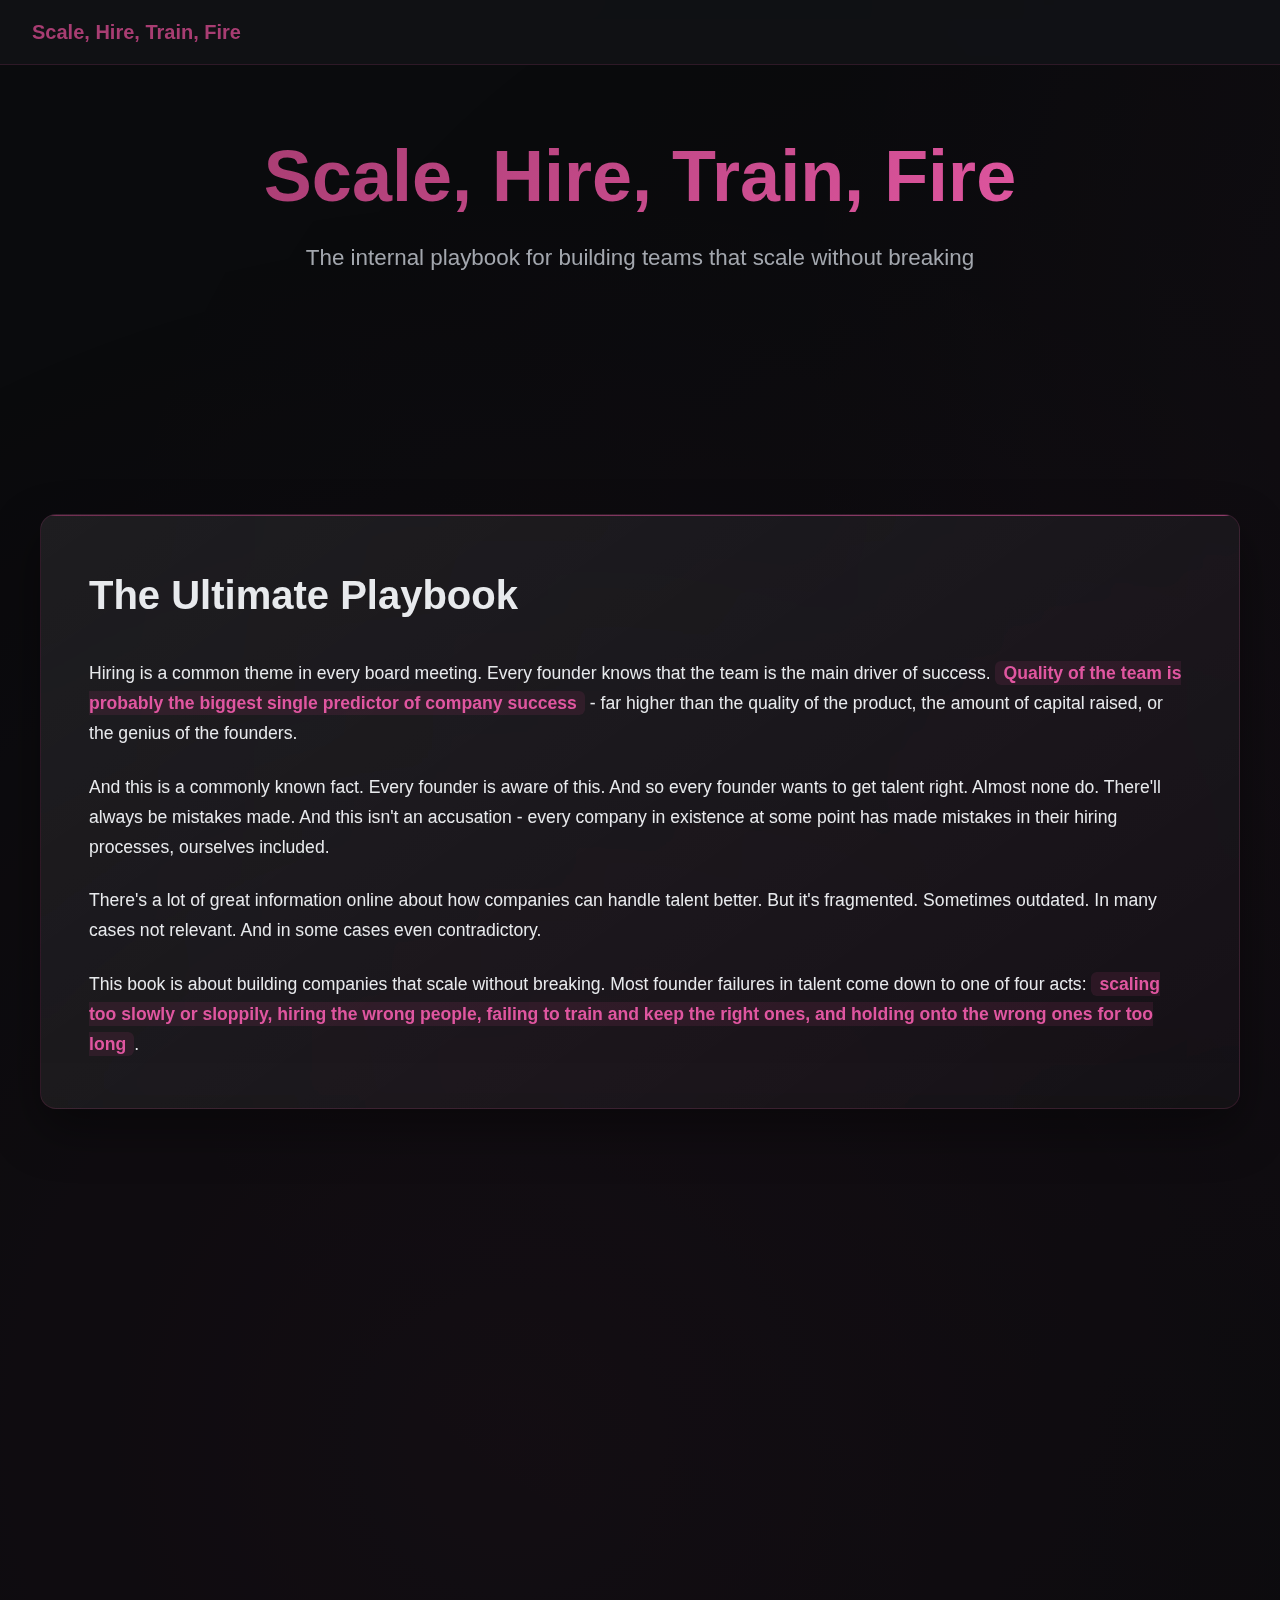
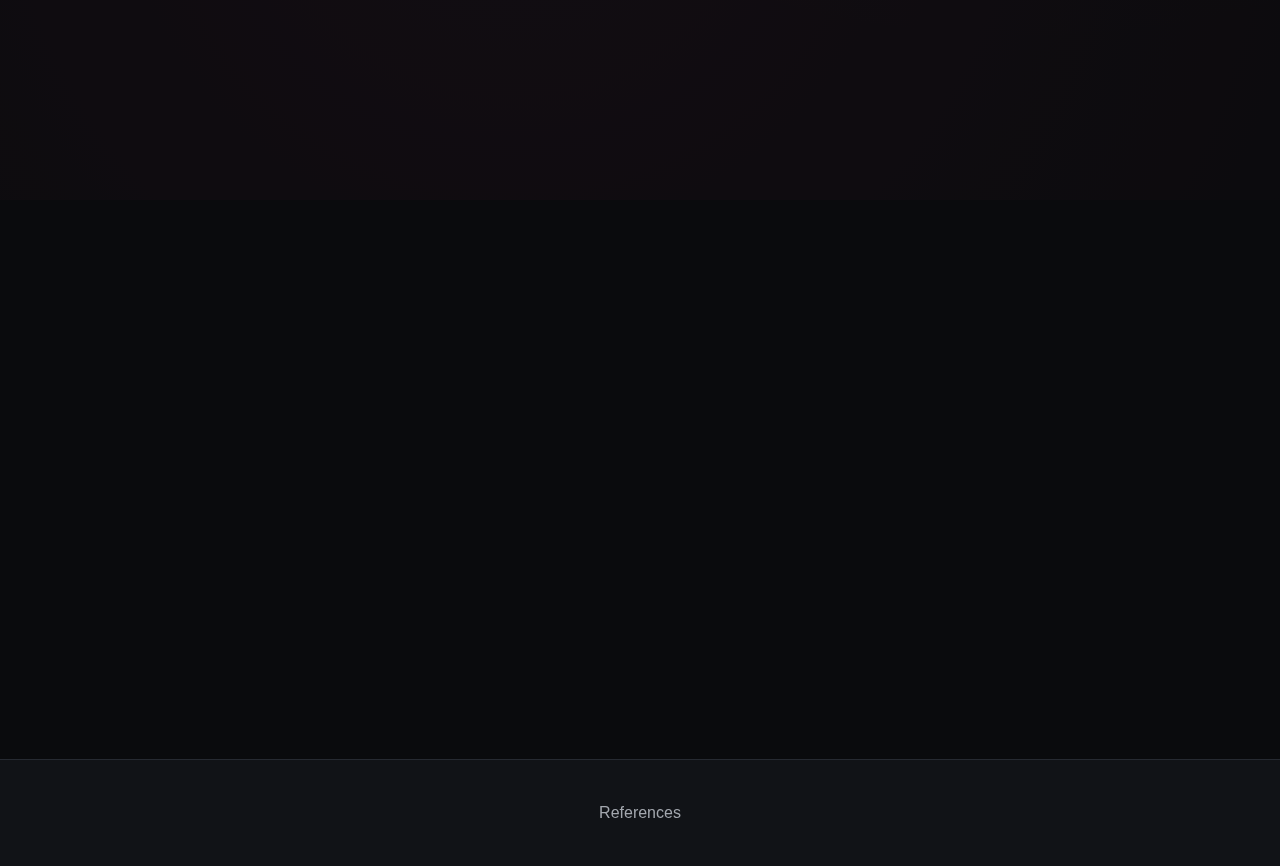
<file: index.html>
<!doctype html>
<html lang="en">
<head>
  <meta charset="utf-8">
  <meta name="viewport" content="width=device-width, initial-scale=1">
  <title>Scale, Hire, Train, Fire - The Ultimate Startup Playbook</title>
  <meta name="description" content="Build companies that scale without breaking. Master the four critical acts: Scale, Hire, Train, Fire.">
  <link rel="stylesheet" href="styles.css">
  <meta name="color-scheme" content="light dark">
</head>
<body>
  <div class="bg-animation"></div>
  
  <header class="site-header" id="header">
    <div class="site-brand">
      <a href="#" class="brand-title">Scale, Hire, Train, Fire</a>
    </div>
    <div class="site-tools">
    </div>
  </header>

  <section class="hero">
    <div class="hero-content">
      <h1>Scale, Hire, Train, Fire</h1>
      <p class="hero-subtitle">The internal playbook for building teams that scale without breaking</p>
    </div>
  </section>

  <section class="prologue">
    <div class="prologue-inner">
      <div class="prologue-content animate-on-scroll">
        <h2>The Ultimate Playbook</h2>
        <p>Hiring is a common theme in every board meeting. Every founder knows that the team is the main driver of success. <span class="highlight">Quality of the team is probably the biggest single predictor of company success</span> - far higher than the quality of the product, the amount of capital raised, or the genius of the founders.</p>
        
        <p>And this is a commonly known fact. Every founder is aware of this. And so every founder wants to get talent right. Almost none do. There'll always be mistakes made. And this isn't an accusation - every company in existence at some point has made mistakes in their hiring processes, ourselves included.</p>
        
        <p>There's a lot of great information online about how companies can handle talent better. But it's fragmented. Sometimes outdated. In many cases not relevant. And in some cases even contradictory.</p>
        
        <p>This book is about building companies that scale without breaking. Most founder failures in talent come down to one of four acts: <span class="highlight">scaling too slowly or sloppily, hiring the wrong people, failing to train and keep the right ones, and holding onto the wrong ones for too long</span>.</p>
      </div>
    </div>
  </section>

  <section class="content-grid" id="content">
    <div class="grid-inner">
      <h2 class="grid-title animate-on-scroll">The Five Pillars</h2>
      <p class="grid-subtitle animate-on-scroll">Four core capabilities plus founder self-awareness</p>
      
      <div class="cards-grid">
        <a class="feature-card card-scale animate-on-scroll" href="reader.html?section=scale">
          <div class="card-icon">📈</div>
          <h3 class="card-title">SCALE</h3>
          <p class="card-description">Build systems, leverage, and compounding throughput. Learn how to grow your team efficiently without losing quality or culture.</p>
        </a>

        <a class="feature-card card-hire animate-on-scroll" href="reader.html?section=hire">
          <div class="card-icon">🎯</div>
          <h3 class="card-title">HIRE</h3>
          <p class="card-description">Master pipelines, scorecards, trials, and raising the bar. Create a hiring machine that consistently delivers top talent.</p>
        </a>

        <a class="feature-card card-train animate-on-scroll" href="reader.html?section=train">
          <div class="card-icon">🚀</div>
          <h3 class="card-title">TRAIN</h3>
          <p class="card-description">Perfect onboarding, standards, feedback loops, and reps. Turn good hires into exceptional performers through systematic development.</p>
        </a>

        <a class="feature-card card-fire animate-on-scroll" href="reader.html?section=fire">
          <div class="card-icon">❌</div>
          <h3 class="card-title">FIRE</h3>
          <p class="card-description">Navigate hard calls, risk, recovery, and integrity. Make difficult decisions with confidence and maintain team trust.</p>
        </a>

        <a class="feature-card card-reflect animate-on-scroll" href="reader.html?section=reflect">
          <div class="card-icon">🪞</div>
          <h3 class="card-title">REFLECT</h3>
          <p class="card-description">Self-assessment and founder awareness. Identify your own limitations and blind spots that could impact your team's success.</p>
        </a>
      </div>
    </div>
  </section>

  <footer class="site-footer">
    <div class="footer-content">
      <div class="footer-section">
        <div class="footer-links">
          <a href="reader.html?section=references">References</a>
        </div>
      </div>
    </div>
  </footer>

  <script>
    // Theme is now fixed to dark mode - remove theme toggle functionality

    // Header scroll effect
    window.addEventListener('scroll', () => {
      const header = document.getElementById('header');
      if (window.scrollY > 50) {
        header.classList.add('scrolled');
      } else {
        header.classList.remove('scrolled');
      }
    });

    // Scroll animations
    const observerOptions = {
      threshold: 0.1,
      rootMargin: '0px 0px -50px 0px'
    };

    const observer = new IntersectionObserver((entries) => {
      entries.forEach(entry => {
        if (entry.isIntersecting) {
          entry.target.classList.add('visible');
        }
      });
    }, observerOptions);

    // Observe all animated elements
    document.querySelectorAll('.animate-on-scroll').forEach(el => {
      observer.observe(el);
    });

    // Smooth scrolling for anchor links
    document.querySelectorAll('a[href^="#"]').forEach(anchor => {
      anchor.addEventListener('click', function (e) {
        e.preventDefault();
        const target = document.querySelector(this.getAttribute('href'));
        if (target) {
          target.scrollIntoView({
            behavior: 'smooth',
            block: 'start'
          });
        }
      });
    });

    // Add stagger delay to grid items
    document.querySelectorAll('.cards-grid .feature-card').forEach((card, index) => {
      card.style.animationDelay = `${0.1 + (index * 0.1)}s`;
    });
  </script>
</body>
</html>
</file>
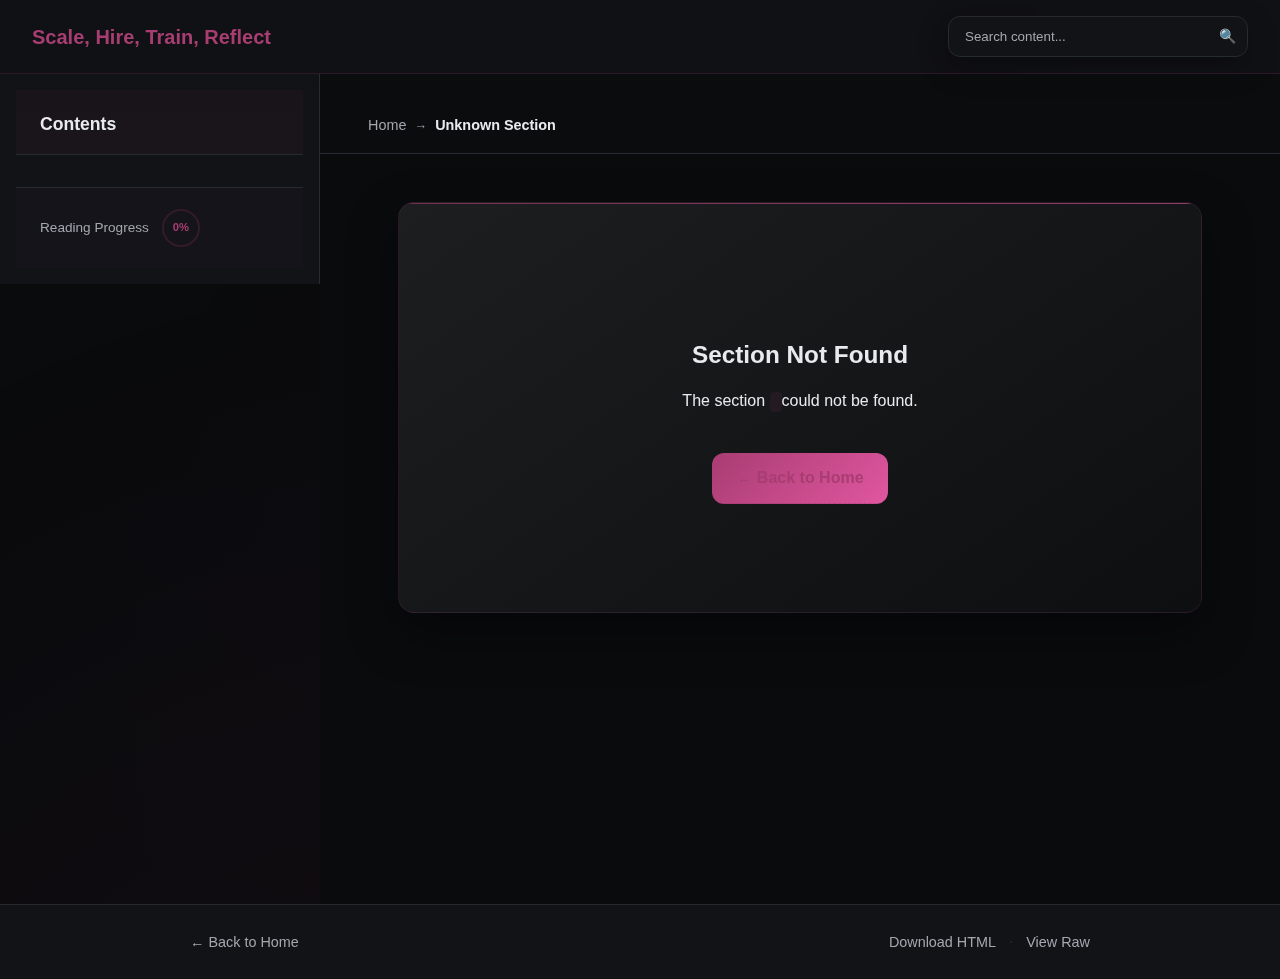
<file: reader.html>
<!doctype html>
<html lang="en">
<head>
  <meta charset="utf-8">
  <meta name="viewport" content="width=device-width, initial-scale=1">
  <title>Reader - Scale, Hire, Train, Fire</title>
  <meta name="description" content="Internal playbook reader for building teams that scale without breaking">
  <link rel="stylesheet" href="styles.css">
  <meta name="color-scheme" content="dark">
</head>
<body>
  <div class="bg-animation"></div>
  
  <header class="site-header" id="header">
    <div class="site-brand">
      <a href="index.html" class="brand-title" id="brandTitle">Scale, Hire, Train, Fire</a>
    </div>
    <div class="site-tools">
      <div class="search-container">
        <input id="docSearch" type="search" placeholder="Search content..." aria-label="Search">
        <span class="search-icon">🔍</span>
      </div>
    </div>
  </header>

  <div class="reader-layout">
    <aside class="sidebar" id="sidebar">
      <div class="sidebar-header">
        <h3 class="sidebar-title">Contents</h3>
        <button class="sidebar-toggle" id="sidebarToggle" aria-label="Toggle sidebar">
          <span class="hamburger"></span>
        </button>
      </div>
      <nav id="toc" aria-label="Table of contents" class="toc-nav"></nav>
      <div class="sidebar-footer">
        <div class="reading-progress">
          <span class="progress-label">Reading Progress</span>
          <div class="progress-circle">
            <svg width="40" height="40" viewBox="0 0 40 40">
              <circle cx="20" cy="20" r="18" stroke="rgba(168, 61, 114, 0.2)" stroke-width="2" fill="none"/>
              <circle id="progressCircle" cx="20" cy="20" r="18" stroke="var(--accent)" stroke-width="2" fill="none" 
                      stroke-dasharray="113" stroke-dashoffset="113" stroke-linecap="round"/>
            </svg>
            <span id="progressPercent">0%</span>
          </div>
        </div>
      </div>
    </aside>

    <main id="contentWrap" class="content-main" tabindex="-1">
      <div class="content-header">
        <div id="progressBar" class="progress-bar"></div>
        <div class="breadcrumb" id="breadcrumb">
          <a href="index.html" class="breadcrumb-link">Home</a>
          <span class="breadcrumb-separator">→</span>
          <span class="breadcrumb-current" id="currentSection">Loading...</span>
        </div>
      </div>
      
      <div class="doc-container">
        <article id="doc" class="doc-content">
          <div class="loading-state">
            <div class="loading-spinner"></div>
            <p>Loading content...</p>
          </div>
        </article>
        
        <nav class="doc-navigation" id="docNavigation" style="display: none;">
          <a href="#" class="nav-link nav-prev" id="navPrev">
            <span class="nav-arrow">←</span>
            <div class="nav-content">
              <span class="nav-label">Previous</span>
              <span class="nav-title"></span>
            </div>
          </a>
          <a href="#" class="nav-link nav-next" id="navNext">
            <div class="nav-content">
              <span class="nav-label">Next</span>
              <span class="nav-title"></span>
            </div>
            <span class="nav-arrow">→</span>
          </a>
        </nav>
      </div>
    </main>
  </div>

  <footer class="reader-footer">
    <div class="footer-content">
      <div class="footer-left">
        <a href="index.html" class="footer-link">← Back to Home</a>
      </div>
      <div class="footer-right">
        <a id="downloadRaw" href="#" download class="footer-link">Download HTML</a>
        <span class="footer-separator">·</span>
        <a id="viewRaw" href="#" target="_blank" rel="noopener" class="footer-link">View Raw</a>
      </div>
    </div>
  </footer>

  <script src="reader.js" defer></script>
</body>
</html>
</file>
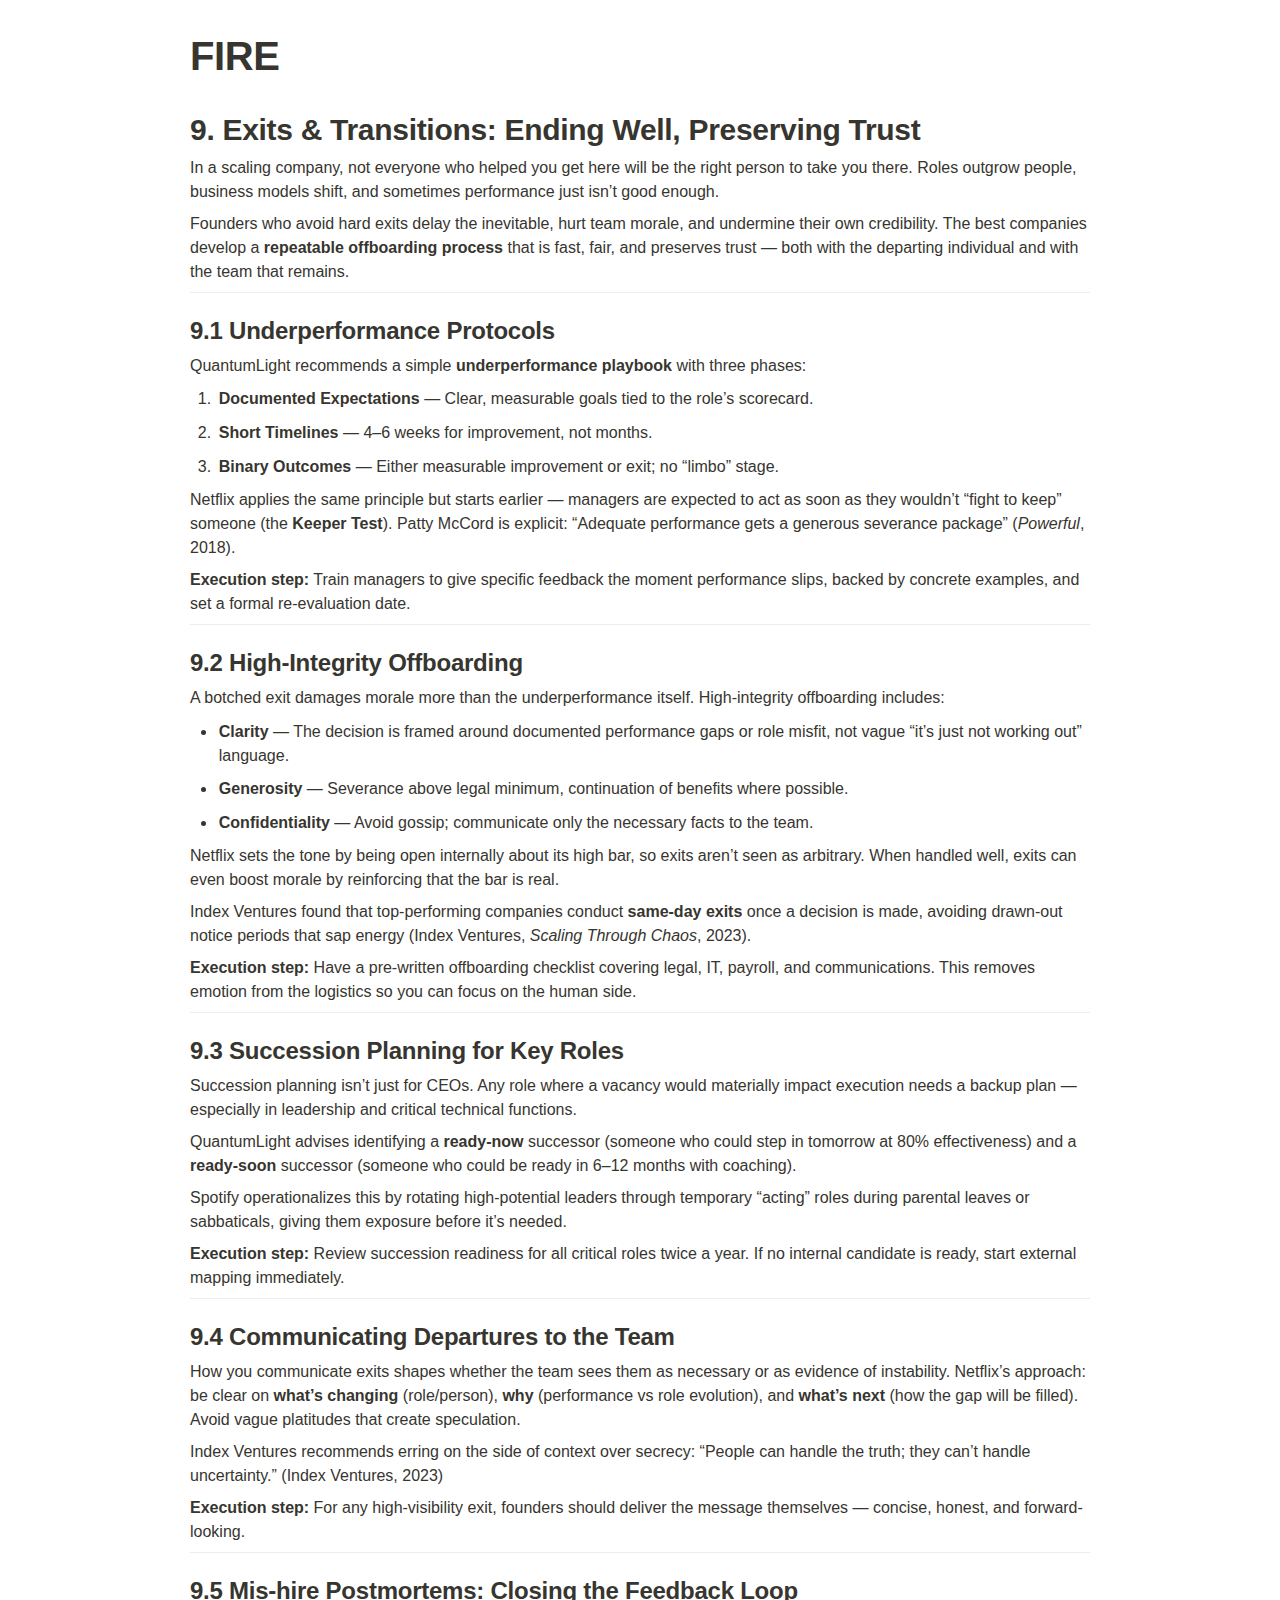
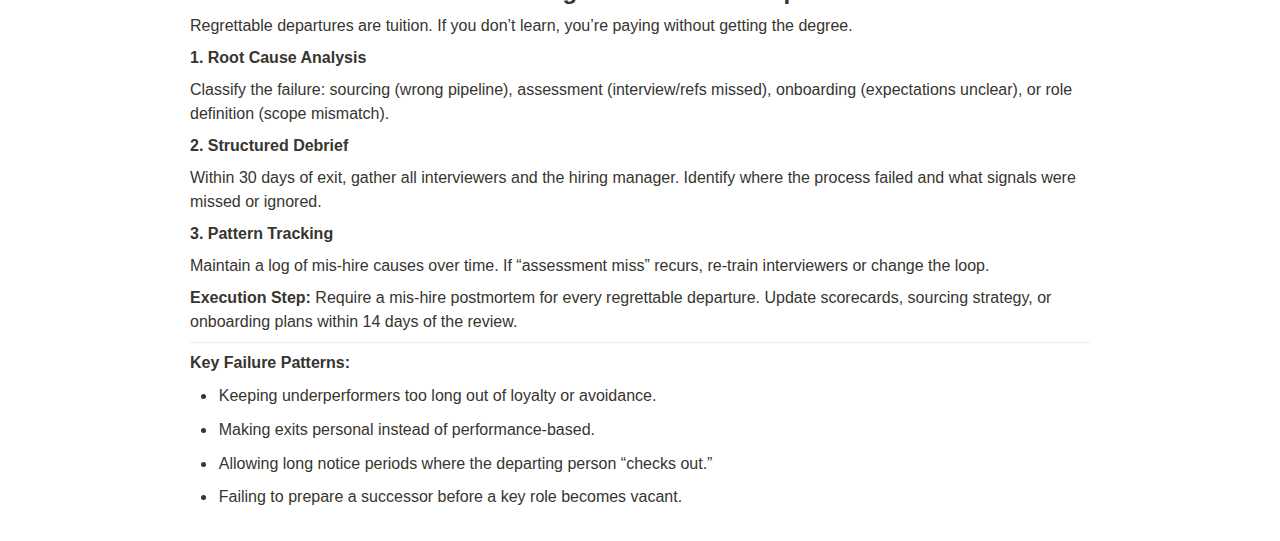
<file: exports/FIRE 25059c70168c80aeae99e33ecdf3a294.html>
<html><head><meta http-equiv="Content-Type" content="text/html; charset=utf-8"/><title>FIRE</title><style>
/* cspell:disable-file */
/* webkit printing magic: print all background colors */
html {
	-webkit-print-color-adjust: exact;
}
* {
	box-sizing: border-box;
	-webkit-print-color-adjust: exact;
}

html,
body {
	margin: 0;
	padding: 0;
}
@media only screen {
	body {
		margin: 2em auto;
		max-width: 900px;
		color: rgb(55, 53, 47);
	}
}

body {
	line-height: 1.5;
	white-space: pre-wrap;
}

a,
a.visited {
	color: inherit;
	text-decoration: underline;
}

.pdf-relative-link-path {
	font-size: 80%;
	color: #444;
}

h1,
h2,
h3 {
	letter-spacing: -0.01em;
	line-height: 1.2;
	font-weight: 600;
	margin-bottom: 0;
}

.page-title {
	font-size: 2.5rem;
	font-weight: 700;
	margin-top: 0;
	margin-bottom: 0.75em;
}

h1 {
	font-size: 1.875rem;
	margin-top: 1.875rem;
}

h2 {
	font-size: 1.5rem;
	margin-top: 1.5rem;
}

h3 {
	font-size: 1.25rem;
	margin-top: 1.25rem;
}

.source {
	border: 1px solid #ddd;
	border-radius: 3px;
	padding: 1.5em;
	word-break: break-all;
}

.callout {
	border-radius: 3px;
	padding: 1rem;
}

figure {
	margin: 1.25em 0;
	page-break-inside: avoid;
}

figcaption {
	opacity: 0.5;
	font-size: 85%;
	margin-top: 0.5em;
}

mark {
	background-color: transparent;
}

.indented {
	padding-left: 1.5em;
}

hr {
	background: transparent;
	display: block;
	width: 100%;
	height: 1px;
	visibility: visible;
	border: none;
	border-bottom: 1px solid rgba(55, 53, 47, 0.09);
}

img {
	max-width: 100%;
}

@media only print {
	img {
		max-height: 100vh;
		object-fit: contain;
	}
}

@page {
	margin: 1in;
}

.collection-content {
	font-size: 0.875rem;
}

.column-list {
	display: flex;
	justify-content: space-between;
}

.column {
	padding: 0 1em;
}

.column:first-child {
	padding-left: 0;
}

.column:last-child {
	padding-right: 0;
}

.table_of_contents-item {
	display: block;
	font-size: 0.875rem;
	line-height: 1.3;
	padding: 0.125rem;
}

.table_of_contents-indent-1 {
	margin-left: 1.5rem;
}

.table_of_contents-indent-2 {
	margin-left: 3rem;
}

.table_of_contents-indent-3 {
	margin-left: 4.5rem;
}

.table_of_contents-link {
	text-decoration: none;
	opacity: 0.7;
	border-bottom: 1px solid rgba(55, 53, 47, 0.18);
}

table,
th,
td {
	border: 1px solid rgba(55, 53, 47, 0.09);
	border-collapse: collapse;
}

table {
	border-left: none;
	border-right: none;
}

th,
td {
	font-weight: normal;
	padding: 0.25em 0.5em;
	line-height: 1.5;
	min-height: 1.5em;
	text-align: left;
}

th {
	color: rgba(55, 53, 47, 0.6);
}

ol,
ul {
	margin: 0;
	margin-block-start: 0.6em;
	margin-block-end: 0.6em;
}

li > ol:first-child,
li > ul:first-child {
	margin-block-start: 0.6em;
}

ul > li {
	list-style: disc;
}

ul.to-do-list {
	padding-inline-start: 0;
}

ul.to-do-list > li {
	list-style: none;
}

.to-do-children-checked {
	text-decoration: line-through;
	opacity: 0.375;
}

ul.toggle > li {
	list-style: none;
}

ul {
	padding-inline-start: 1.7em;
}

ul > li {
	padding-left: 0.1em;
}

ol {
	padding-inline-start: 1.6em;
}

ol > li {
	padding-left: 0.2em;
}

.mono ol {
	padding-inline-start: 2em;
}

.mono ol > li {
	text-indent: -0.4em;
}

.toggle {
	padding-inline-start: 0em;
	list-style-type: none;
}

/* Indent toggle children */
.toggle > li > details {
	padding-left: 1.7em;
}

.toggle > li > details > summary {
	margin-left: -1.1em;
}

.selected-value {
	display: inline-block;
	padding: 0 0.5em;
	background: rgba(206, 205, 202, 0.5);
	border-radius: 3px;
	margin-right: 0.5em;
	margin-top: 0.3em;
	margin-bottom: 0.3em;
	white-space: nowrap;
}

.collection-title {
	display: inline-block;
	margin-right: 1em;
}

.page-description {
	margin-bottom: 2em;
}

.simple-table {
	margin-top: 1em;
	font-size: 0.875rem;
	empty-cells: show;
}
.simple-table td {
	height: 29px;
	min-width: 120px;
}

.simple-table th {
	height: 29px;
	min-width: 120px;
}

.simple-table-header-color {
	background: rgb(247, 246, 243);
	color: black;
}
.simple-table-header {
	font-weight: 500;
}

time {
	opacity: 0.5;
}

.icon {
	display: inline-block;
	max-width: 1.2em;
	max-height: 1.2em;
	text-decoration: none;
	vertical-align: text-bottom;
	margin-right: 0.5em;
}

img.icon {
	border-radius: 3px;
}

.user-icon {
	width: 1.5em;
	height: 1.5em;
	border-radius: 100%;
	margin-right: 0.5rem;
}

.user-icon-inner {
	font-size: 0.8em;
}

.text-icon {
	border: 1px solid #000;
	text-align: center;
}

.page-cover-image {
	display: block;
	object-fit: cover;
	width: 100%;
	max-height: 30vh;
}

.page-header-icon {
	font-size: 3rem;
	margin-bottom: 1rem;
}

.page-header-icon-with-cover {
	margin-top: -0.72em;
	margin-left: 0.07em;
}

.page-header-icon img {
	border-radius: 3px;
}

.link-to-page {
	margin: 1em 0;
	padding: 0;
	border: none;
	font-weight: 500;
}

p > .user {
	opacity: 0.5;
}

td > .user,
td > time {
	white-space: nowrap;
}

input[type="checkbox"] {
	transform: scale(1.5);
	margin-right: 0.6em;
	vertical-align: middle;
}

p {
	margin-top: 0.5em;
	margin-bottom: 0.5em;
}

.image {
	border: none;
	margin: 1.5em 0;
	padding: 0;
	border-radius: 0;
	text-align: center;
}

.code,
code {
	background: rgba(135, 131, 120, 0.15);
	border-radius: 3px;
	padding: 0.2em 0.4em;
	border-radius: 3px;
	font-size: 85%;
	tab-size: 2;
}

code {
	color: #eb5757;
}

.code {
	padding: 1.5em 1em;
}

.code-wrap {
	white-space: pre-wrap;
	word-break: break-all;
}

.code > code {
	background: none;
	padding: 0;
	font-size: 100%;
	color: inherit;
}

blockquote {
	font-size: 1.25em;
	margin: 1em 0;
	padding-left: 1em;
	border-left: 3px solid rgb(55, 53, 47);
}

.bookmark {
	text-decoration: none;
	max-height: 8em;
	padding: 0;
	display: flex;
	width: 100%;
	align-items: stretch;
}

.bookmark-title {
	font-size: 0.85em;
	overflow: hidden;
	text-overflow: ellipsis;
	height: 1.75em;
	white-space: nowrap;
}

.bookmark-text {
	display: flex;
	flex-direction: column;
}

.bookmark-info {
	flex: 4 1 180px;
	padding: 12px 14px 14px;
	display: flex;
	flex-direction: column;
	justify-content: space-between;
}

.bookmark-image {
	width: 33%;
	flex: 1 1 180px;
	display: block;
	position: relative;
	object-fit: cover;
	border-radius: 1px;
}

.bookmark-description {
	color: rgba(55, 53, 47, 0.6);
	font-size: 0.75em;
	overflow: hidden;
	max-height: 4.5em;
	word-break: break-word;
}

.bookmark-href {
	font-size: 0.75em;
	margin-top: 0.25em;
}

.sans { font-family: ui-sans-serif, -apple-system, BlinkMacSystemFont, "Segoe UI Variable Display", "Segoe UI", Helvetica, "Apple Color Emoji", Arial, sans-serif, "Segoe UI Emoji", "Segoe UI Symbol"; }
.code { font-family: "SFMono-Regular", Menlo, Consolas, "PT Mono", "Liberation Mono", Courier, monospace; }
.serif { font-family: Lyon-Text, Georgia, ui-serif, serif; }
.mono { font-family: iawriter-mono, Nitti, Menlo, Courier, monospace; }
.pdf .sans { font-family: Inter, ui-sans-serif, -apple-system, BlinkMacSystemFont, "Segoe UI Variable Display", "Segoe UI", Helvetica, "Apple Color Emoji", Arial, sans-serif, "Segoe UI Emoji", "Segoe UI Symbol", 'Twemoji', 'Noto Color Emoji', 'Noto Sans CJK JP'; }
.pdf:lang(zh-CN) .sans { font-family: Inter, ui-sans-serif, -apple-system, BlinkMacSystemFont, "Segoe UI Variable Display", "Segoe UI", Helvetica, "Apple Color Emoji", Arial, sans-serif, "Segoe UI Emoji", "Segoe UI Symbol", 'Twemoji', 'Noto Color Emoji', 'Noto Sans CJK SC'; }
.pdf:lang(zh-TW) .sans { font-family: Inter, ui-sans-serif, -apple-system, BlinkMacSystemFont, "Segoe UI Variable Display", "Segoe UI", Helvetica, "Apple Color Emoji", Arial, sans-serif, "Segoe UI Emoji", "Segoe UI Symbol", 'Twemoji', 'Noto Color Emoji', 'Noto Sans CJK TC'; }
.pdf:lang(ko-KR) .sans { font-family: Inter, ui-sans-serif, -apple-system, BlinkMacSystemFont, "Segoe UI Variable Display", "Segoe UI", Helvetica, "Apple Color Emoji", Arial, sans-serif, "Segoe UI Emoji", "Segoe UI Symbol", 'Twemoji', 'Noto Color Emoji', 'Noto Sans CJK KR'; }
.pdf .code { font-family: Source Code Pro, "SFMono-Regular", Menlo, Consolas, "PT Mono", "Liberation Mono", Courier, monospace, 'Twemoji', 'Noto Color Emoji', 'Noto Sans Mono CJK JP'; }
.pdf:lang(zh-CN) .code { font-family: Source Code Pro, "SFMono-Regular", Menlo, Consolas, "PT Mono", "Liberation Mono", Courier, monospace, 'Twemoji', 'Noto Color Emoji', 'Noto Sans Mono CJK SC'; }
.pdf:lang(zh-TW) .code { font-family: Source Code Pro, "SFMono-Regular", Menlo, Consolas, "PT Mono", "Liberation Mono", Courier, monospace, 'Twemoji', 'Noto Color Emoji', 'Noto Sans Mono CJK TC'; }
.pdf:lang(ko-KR) .code { font-family: Source Code Pro, "SFMono-Regular", Menlo, Consolas, "PT Mono", "Liberation Mono", Courier, monospace, 'Twemoji', 'Noto Color Emoji', 'Noto Sans Mono CJK KR'; }
.pdf .serif { font-family: PT Serif, Lyon-Text, Georgia, ui-serif, serif, 'Twemoji', 'Noto Color Emoji', 'Noto Serif CJK JP'; }
.pdf:lang(zh-CN) .serif { font-family: PT Serif, Lyon-Text, Georgia, ui-serif, serif, 'Twemoji', 'Noto Color Emoji', 'Noto Serif CJK SC'; }
.pdf:lang(zh-TW) .serif { font-family: PT Serif, Lyon-Text, Georgia, ui-serif, serif, 'Twemoji', 'Noto Color Emoji', 'Noto Serif CJK TC'; }
.pdf:lang(ko-KR) .serif { font-family: PT Serif, Lyon-Text, Georgia, ui-serif, serif, 'Twemoji', 'Noto Color Emoji', 'Noto Serif CJK KR'; }
.pdf .mono { font-family: PT Mono, iawriter-mono, Nitti, Menlo, Courier, monospace, 'Twemoji', 'Noto Color Emoji', 'Noto Sans Mono CJK JP'; }
.pdf:lang(zh-CN) .mono { font-family: PT Mono, iawriter-mono, Nitti, Menlo, Courier, monospace, 'Twemoji', 'Noto Color Emoji', 'Noto Sans Mono CJK SC'; }
.pdf:lang(zh-TW) .mono { font-family: PT Mono, iawriter-mono, Nitti, Menlo, Courier, monospace, 'Twemoji', 'Noto Color Emoji', 'Noto Sans Mono CJK TC'; }
.pdf:lang(ko-KR) .mono { font-family: PT Mono, iawriter-mono, Nitti, Menlo, Courier, monospace, 'Twemoji', 'Noto Color Emoji', 'Noto Sans Mono CJK KR'; }
.highlight-default {
	color: rgba(50, 48, 44, 1);
}
.highlight-gray {
	color: rgba(115, 114, 110, 1);
	fill: rgba(115, 114, 110, 1);
}
.highlight-brown {
	color: rgba(159, 107, 83, 1);
	fill: rgba(159, 107, 83, 1);
}
.highlight-orange {
	color: rgba(217, 115, 13, 1);
	fill: rgba(217, 115, 13, 1);
}
.highlight-yellow {
	color: rgba(203, 145, 47, 1);
	fill: rgba(203, 145, 47, 1);
}
.highlight-teal {
	color: rgba(68, 131, 97, 1);
	fill: rgba(68, 131, 97, 1);
}
.highlight-blue {
	color: rgba(51, 126, 169, 1);
	fill: rgba(51, 126, 169, 1);
}
.highlight-purple {
	color: rgba(144, 101, 176, 1);
	fill: rgba(144, 101, 176, 1);
}
.highlight-pink {
	color: rgba(193, 76, 138, 1);
	fill: rgba(193, 76, 138, 1);
}
.highlight-red {
	color: rgba(205, 60, 58, 1);
	fill: rgba(205, 60, 58, 1);
}
.highlight-default_background {
	color: rgba(50, 48, 44, 1);
}
.highlight-gray_background {
	background: rgba(248, 248, 247, 1);
}
.highlight-brown_background {
	background: rgba(244, 238, 238, 1);
}
.highlight-orange_background {
	background: rgba(251, 236, 221, 1);
}
.highlight-yellow_background {
	background: rgba(251, 243, 219, 1);
}
.highlight-teal_background {
	background: rgba(237, 243, 236, 1);
}
.highlight-blue_background {
	background: rgba(231, 243, 248, 1);
}
.highlight-purple_background {
	background: rgba(248, 243, 252, 1);
}
.highlight-pink_background {
	background: rgba(252, 241, 246, 1);
}
.highlight-red_background {
	background: rgba(253, 235, 236, 1);
}
.block-color-default {
	color: inherit;
	fill: inherit;
}
.block-color-gray {
	color: rgba(115, 114, 110, 1);
	fill: rgba(115, 114, 110, 1);
}
.block-color-brown {
	color: rgba(159, 107, 83, 1);
	fill: rgba(159, 107, 83, 1);
}
.block-color-orange {
	color: rgba(217, 115, 13, 1);
	fill: rgba(217, 115, 13, 1);
}
.block-color-yellow {
	color: rgba(203, 145, 47, 1);
	fill: rgba(203, 145, 47, 1);
}
.block-color-teal {
	color: rgba(68, 131, 97, 1);
	fill: rgba(68, 131, 97, 1);
}
.block-color-blue {
	color: rgba(51, 126, 169, 1);
	fill: rgba(51, 126, 169, 1);
}
.block-color-purple {
	color: rgba(144, 101, 176, 1);
	fill: rgba(144, 101, 176, 1);
}
.block-color-pink {
	color: rgba(193, 76, 138, 1);
	fill: rgba(193, 76, 138, 1);
}
.block-color-red {
	color: rgba(205, 60, 58, 1);
	fill: rgba(205, 60, 58, 1);
}
.block-color-default_background {
	color: inherit;
	fill: inherit;
}
.block-color-gray_background {
	background: rgba(248, 248, 247, 1);
}
.block-color-brown_background {
	background: rgba(244, 238, 238, 1);
}
.block-color-orange_background {
	background: rgba(251, 236, 221, 1);
}
.block-color-yellow_background {
	background: rgba(251, 243, 219, 1);
}
.block-color-teal_background {
	background: rgba(237, 243, 236, 1);
}
.block-color-blue_background {
	background: rgba(231, 243, 248, 1);
}
.block-color-purple_background {
	background: rgba(248, 243, 252, 1);
}
.block-color-pink_background {
	background: rgba(252, 241, 246, 1);
}
.block-color-red_background {
	background: rgba(253, 235, 236, 1);
}
.select-value-color-default { background-color: rgba(84, 72, 49, 0.08); }
.select-value-color-gray { background-color: rgba(84, 72, 49, 0.15); }
.select-value-color-brown { background-color: rgba(210, 162, 141, 0.35); }
.select-value-color-orange { background-color: rgba(224, 124, 57, 0.27); }
.select-value-color-yellow { background-color: rgba(236, 191, 66, 0.39); }
.select-value-color-green { background-color: rgba(123, 183, 129, 0.27); }
.select-value-color-blue { background-color: rgba(93, 165, 206, 0.27); }
.select-value-color-purple { background-color: rgba(168, 129, 197, 0.27); }
.select-value-color-pink { background-color: rgba(225, 136, 179, 0.27); }
.select-value-color-red { background-color: rgba(244, 171, 159, 0.4); }

.checkbox {
	display: inline-flex;
	vertical-align: text-bottom;
	width: 16;
	height: 16;
	background-size: 16px;
	margin-left: 2px;
	margin-right: 5px;
}

.checkbox-on {
	background-image: url("data:image/svg+xml;charset=UTF-8,%3Csvg%20width%3D%2216%22%20height%3D%2216%22%20viewBox%3D%220%200%2016%2016%22%20fill%3D%22none%22%20xmlns%3D%22http%3A%2F%2Fwww.w3.org%2F2000%2Fsvg%22%3E%0A%3Crect%20width%3D%2216%22%20height%3D%2216%22%20fill%3D%22%2358A9D7%22%2F%3E%0A%3Cpath%20d%3D%22M6.71429%2012.2852L14%204.9995L12.7143%203.71436L6.71429%209.71378L3.28571%206.2831L2%207.57092L6.71429%2012.2852Z%22%20fill%3D%22white%22%2F%3E%0A%3C%2Fsvg%3E");
}

.checkbox-off {
	background-image: url("data:image/svg+xml;charset=UTF-8,%3Csvg%20width%3D%2216%22%20height%3D%2216%22%20viewBox%3D%220%200%2016%2016%22%20fill%3D%22none%22%20xmlns%3D%22http%3A%2F%2Fwww.w3.org%2F2000%2Fsvg%22%3E%0A%3Crect%20x%3D%220.75%22%20y%3D%220.75%22%20width%3D%2214.5%22%20height%3D%2214.5%22%20fill%3D%22white%22%20stroke%3D%22%2336352F%22%20stroke-width%3D%221.5%22%2F%3E%0A%3C%2Fsvg%3E");
}
	
</style></head><body><article id="25059c70-168c-80ae-ae99-e33ecdf3a294" class="page sans"><header><h1 class="page-title">FIRE</h1><p class="page-description"></p></header><div class="page-body"><h1 id="25059c70-168c-80c2-b539-c4d43aad1702" class=""><strong>9. Exits &amp; Transitions: Ending Well, Preserving Trust</strong></h1><p id="25059c70-168c-8058-96e6-e9fcb227ed40" class="">In a scaling company, not everyone who helped you get here will be the right person to take you there. Roles outgrow people, business models shift, and sometimes performance just isn’t good enough.</p><p id="25059c70-168c-8055-8356-f9934ad6fe2e" class="">Founders who avoid hard exits delay the inevitable, hurt team morale, and undermine their own credibility. The best companies develop a <strong>repeatable offboarding process</strong> that is fast, fair, and preserves trust — both with the departing individual and with the team that remains.</p><hr id="25059c70-168c-802d-98a1-f83e31b087fa"/><h2 id="25059c70-168c-8078-a40b-ce203e9670dc" class="">9.1 Underperformance Protocols</h2><p id="25059c70-168c-8052-99d1-d50f22750ee9" class="">QuantumLight recommends a simple <strong>underperformance playbook</strong> with three phases:</p><ol type="1" id="25059c70-168c-8099-96ce-f2f4d63bf05d" class="numbered-list" start="1"><li><strong>Documented Expectations</strong> — Clear, measurable goals tied to the role’s scorecard.</li></ol><ol type="1" id="25059c70-168c-8056-9dc2-c711a6af1891" class="numbered-list" start="2"><li><strong>Short Timelines</strong> — 4–6 weeks for improvement, not months.</li></ol><ol type="1" id="25059c70-168c-80be-affe-d677fc1d6208" class="numbered-list" start="3"><li><strong>Binary Outcomes</strong> — Either measurable improvement or exit; no “limbo” stage.</li></ol><p id="25059c70-168c-8088-8fe0-fbc7632d7e2e" class="">Netflix applies the same principle but starts earlier — managers are expected to act as soon as they wouldn’t “fight to keep” someone (the <strong>Keeper Test</strong>). Patty McCord is explicit: “Adequate performance gets a generous severance package” (<em>Powerful</em>, 2018).</p><p id="25059c70-168c-80f4-9fed-c1b2426d63f0" class=""><strong>Execution step:</strong> Train managers to give specific feedback the moment performance slips, backed by concrete examples, and set a formal re-evaluation date.</p><hr id="25059c70-168c-80b4-9d2c-d1ac67ca052a"/><h2 id="25059c70-168c-805f-81d0-e8cec643c519" class="">9.2 High-Integrity Offboarding</h2><p id="25059c70-168c-80b9-a6d5-d7e61cc0c10f" class="">A botched exit damages morale more than the underperformance itself. High-integrity offboarding includes:</p><ul id="25059c70-168c-80f2-9c65-ce18103bfe7b" class="bulleted-list"><li style="list-style-type:disc"><strong>Clarity</strong> — The decision is framed around documented performance gaps or role misfit, not vague “it’s just not working out” language.</li></ul><ul id="25059c70-168c-8094-bbed-c5441c5e683b" class="bulleted-list"><li style="list-style-type:disc"><strong>Generosity</strong> — Severance above legal minimum, continuation of benefits where possible.</li></ul><ul id="25059c70-168c-801a-8703-c8c4d2975a1a" class="bulleted-list"><li style="list-style-type:disc"><strong>Confidentiality</strong> — Avoid gossip; communicate only the necessary facts to the team.</li></ul><p id="25059c70-168c-80d7-a634-dff04eddbdeb" class="">Netflix sets the tone by being open internally about its high bar, so exits aren’t seen as arbitrary. When handled well, exits can even boost morale by reinforcing that the bar is real.</p><p id="25059c70-168c-80e9-adcf-c447772881e0" class="">Index Ventures found that top-performing companies conduct <strong>same-day exits</strong> once a decision is made, avoiding drawn-out notice periods that sap energy (Index Ventures, <em>Scaling Through Chaos</em>, 2023).</p><p id="25059c70-168c-8003-b2c1-dc7879f10a5a" class=""><strong>Execution step:</strong> Have a pre-written offboarding checklist covering legal, IT, payroll, and communications. This removes emotion from the logistics so you can focus on the human side.</p><hr id="25059c70-168c-8058-880f-f816fdc1570c"/><h2 id="25059c70-168c-801d-bf28-f26b35a0b4fe" class="">9.3 Succession Planning for Key Roles</h2><p id="25059c70-168c-808b-8777-deb9e334e6cf" class="">Succession planning isn’t just for CEOs. Any role where a vacancy would materially impact execution needs a backup plan — especially in leadership and critical technical functions.</p><p id="25059c70-168c-80a2-822b-f4321c294bd0" class="">QuantumLight advises identifying a <strong>ready-now</strong> successor (someone who could step in tomorrow at 80% effectiveness) and a <strong>ready-soon</strong> successor (someone who could be ready in 6–12 months with coaching).</p><p id="25059c70-168c-80ba-8ef7-d9cfab04dc92" class="">Spotify operationalizes this by rotating high-potential leaders through temporary “acting” roles during parental leaves or sabbaticals, giving them exposure before it’s needed.</p><p id="25059c70-168c-8017-83e0-edbd5060b4db" class=""><strong>Execution step:</strong> Review succession readiness for all critical roles twice a year. If no internal candidate is ready, start external mapping immediately.</p><hr id="25059c70-168c-8006-af28-cdc3ba4d9cb3"/><h2 id="25059c70-168c-8038-9002-f2e8414d5c10" class="">9.4 Communicating Departures to the Team</h2><p id="25059c70-168c-806b-8b9f-e79e6296924e" class="">How you communicate exits shapes whether the team sees them as necessary or as evidence of instability. Netflix’s approach: be clear on <strong>what’s changing</strong> (role/person), <strong>why</strong> (performance vs role evolution), and <strong>what’s next</strong> (how the gap will be filled). Avoid vague platitudes that create speculation.</p><p id="25059c70-168c-80ee-8598-cbf94c492052" class="">Index Ventures recommends erring on the side of context over secrecy: “People can handle the truth; they can’t handle uncertainty.” (Index Ventures, 2023)</p><p id="25059c70-168c-8072-8f14-dd3eadf6f61d" class=""><strong>Execution step:</strong> For any high-visibility exit, founders should deliver the message themselves — concise, honest, and forward-looking.</p><hr id="25059c70-168c-80dd-ba25-fbdb5dc85258"/><h2 id="25059c70-168c-80f4-84b4-ed87011c9b40" class=""><strong>9.5 Mis-hire Postmortems: Closing the Feedback Loop</strong></h2><p id="25059c70-168c-80e3-b275-c874a1e298da" class="">Regrettable departures are tuition. If you don’t learn, you’re paying without getting the degree.</p><p id="25059c70-168c-804e-89fe-d50119faf2c4" class=""><strong>1. Root Cause Analysis</strong></p><p id="25059c70-168c-803d-bb4b-e5e6a0e3abba" class="">Classify the failure: sourcing (wrong pipeline), assessment (interview/refs missed), onboarding (expectations unclear), or role definition (scope mismatch).</p><p id="25059c70-168c-800f-bf09-f8430ce421c8" class=""><strong>2. Structured Debrief</strong></p><p id="25059c70-168c-80c7-a3fa-f1e37ab08b9b" class="">Within 30 days of exit, gather all interviewers and the hiring manager. Identify where the process failed and what signals were missed or ignored.</p><p id="25059c70-168c-80a2-ba6a-daf21c64ddbf" class=""><strong>3. Pattern Tracking</strong></p><p id="25059c70-168c-809a-ac4d-d3ae2afe5c43" class="">Maintain a log of mis-hire causes over time. If “assessment miss” recurs, re-train interviewers or change the loop.</p><p id="25059c70-168c-8082-b596-c28304d20e6a" class=""><strong>Execution Step:</strong> Require a mis-hire postmortem for every regrettable departure. Update scorecards, sourcing strategy, or onboarding plans within 14 days of the review.</p><hr id="25059c70-168c-8050-a446-df05a3cde7cc"/><p id="25059c70-168c-8024-ad74-f8f421e8f177" class=""><strong>Key Failure Patterns:</strong></p><ul id="25059c70-168c-80ee-9114-e2777150e7d1" class="bulleted-list"><li style="list-style-type:disc">Keeping underperformers too long out of loyalty or avoidance.</li></ul><ul id="25059c70-168c-8033-b28a-c0978f012b8d" class="bulleted-list"><li style="list-style-type:disc">Making exits personal instead of performance-based.</li></ul><ul id="25059c70-168c-80aa-ba53-d14d2ce30f17" class="bulleted-list"><li style="list-style-type:disc">Allowing long notice periods where the departing person “checks out.”</li></ul><ul id="25059c70-168c-8081-b9f5-e31372fef55f" class="bulleted-list"><li style="list-style-type:disc">Failing to prepare a successor before a key role becomes vacant.</li></ul></div></article><span class="sans" style="font-size:14px;padding-top:2em"></span></body></html>
</file>
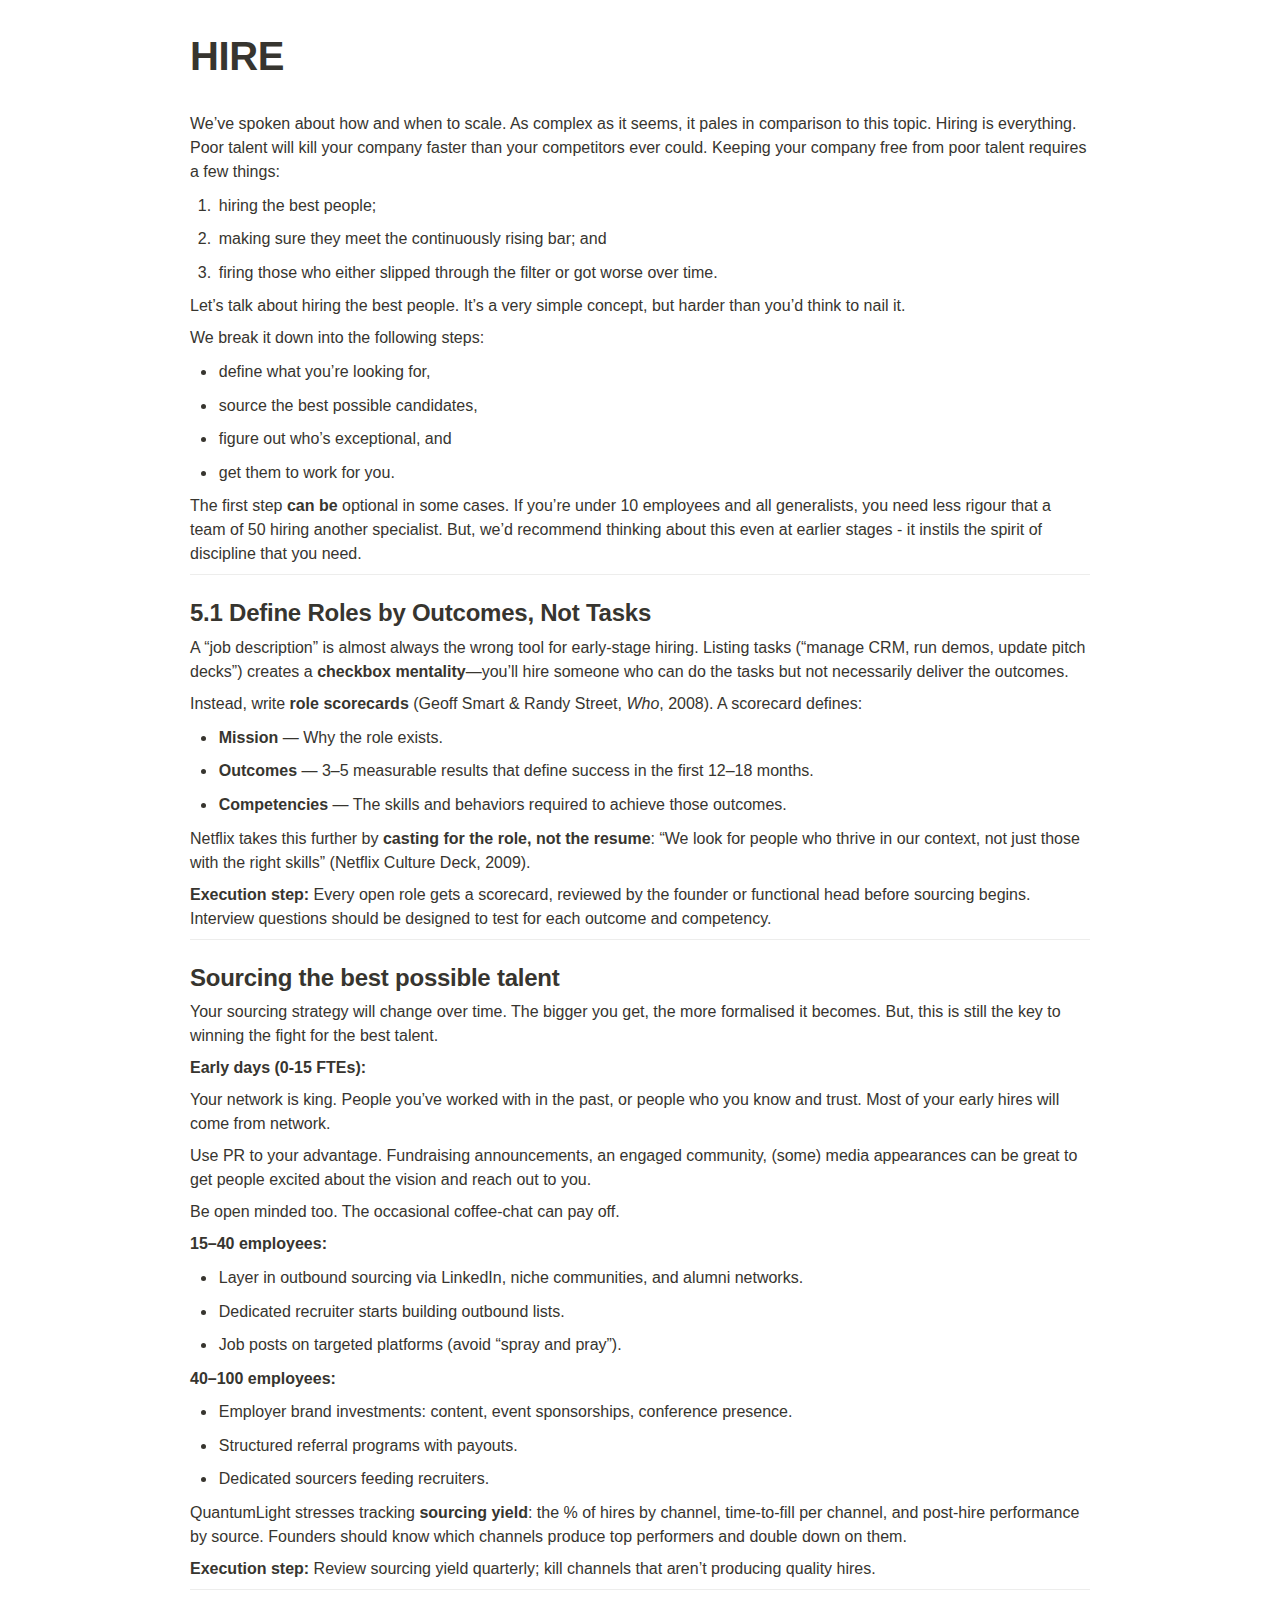
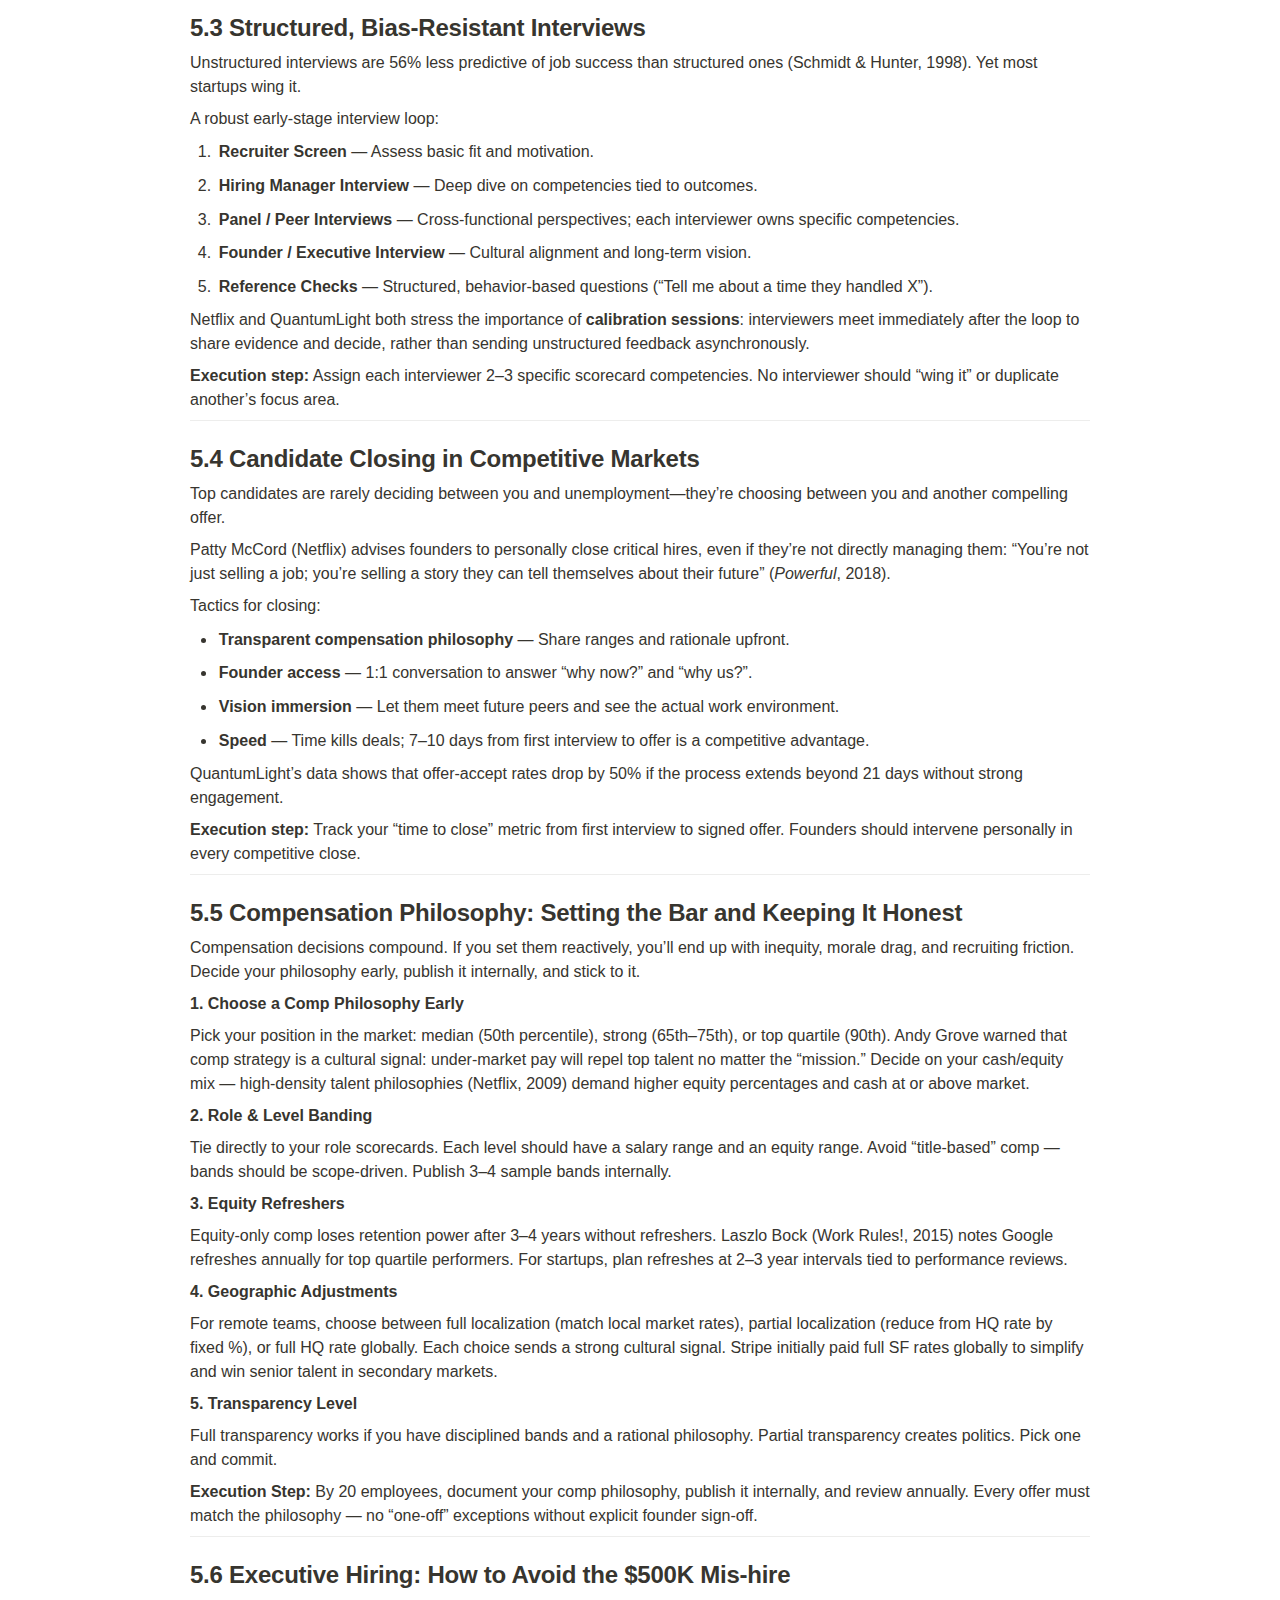
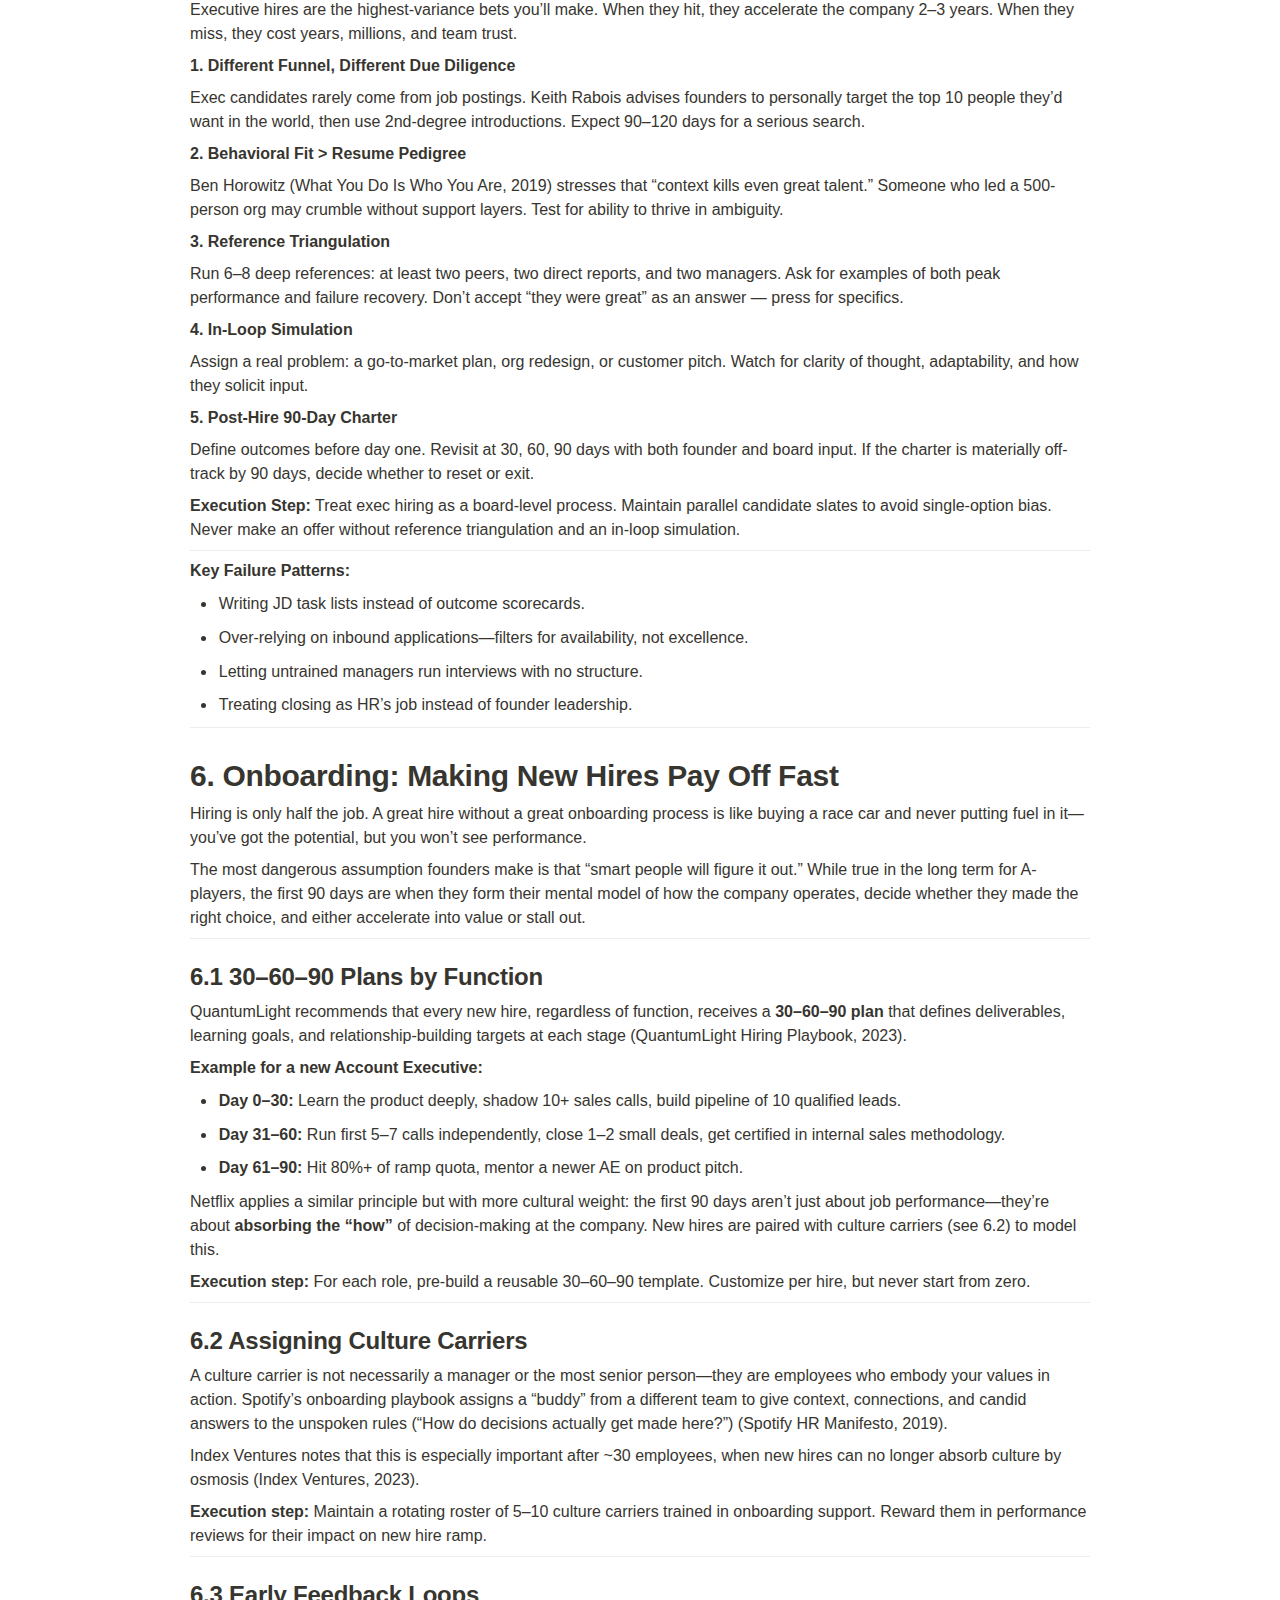
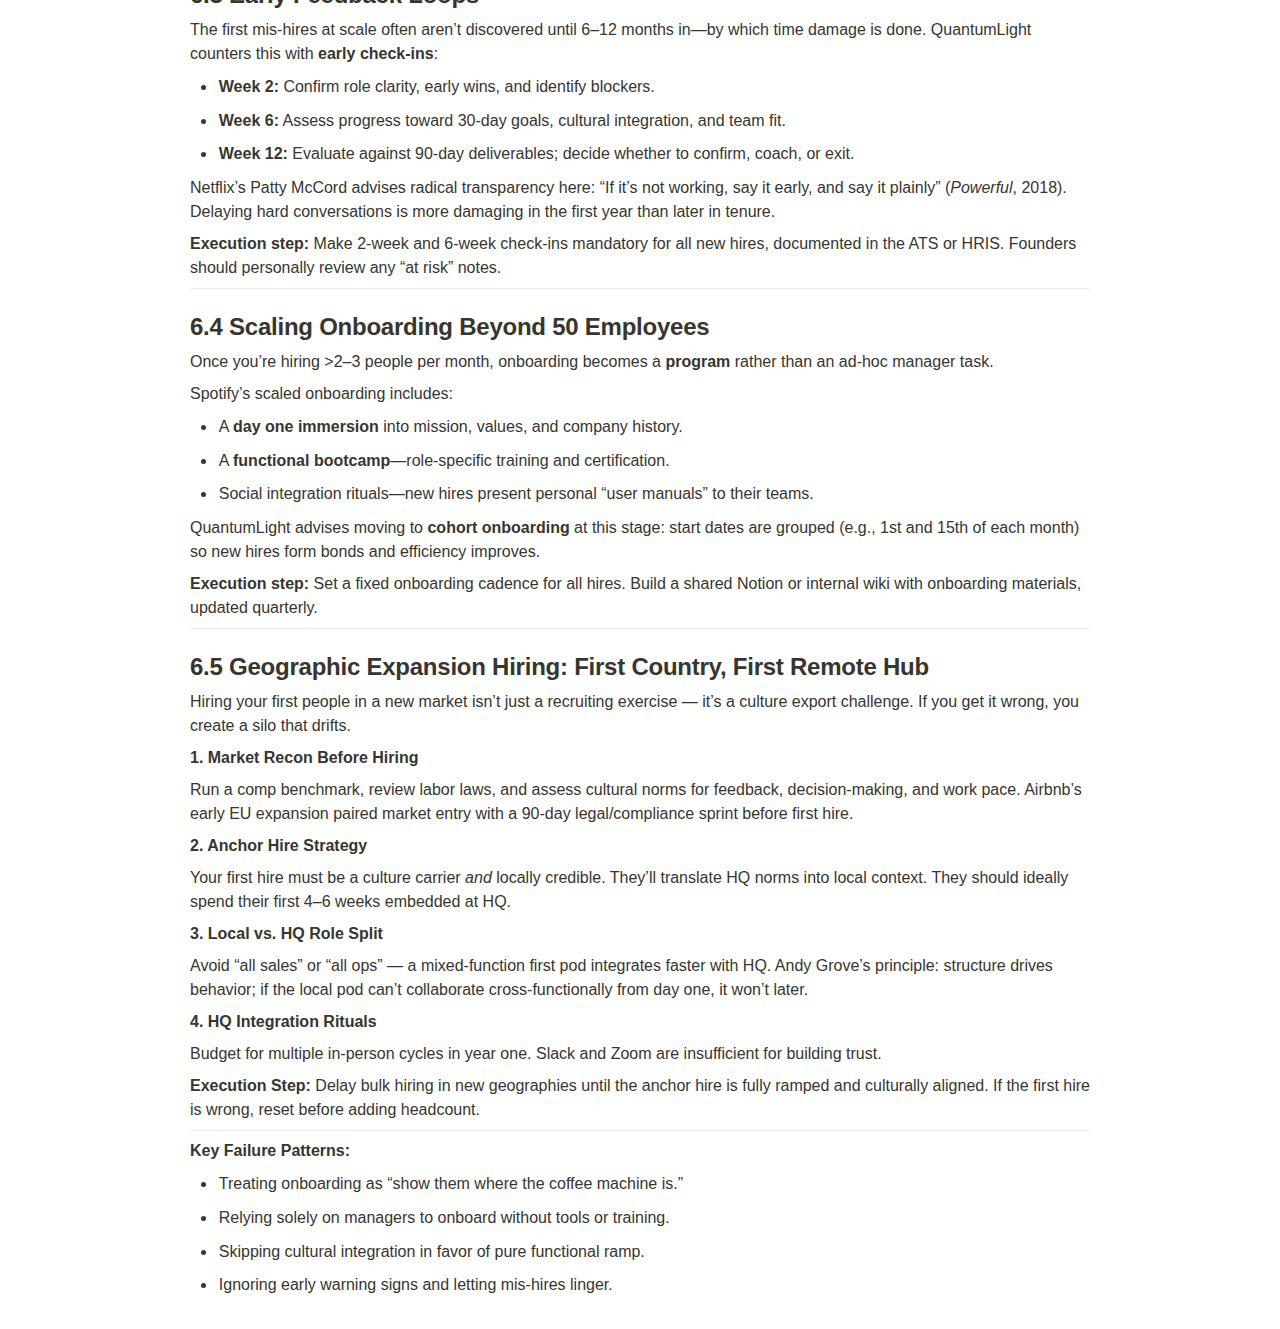
<file: exports/HIRE 25059c70168c805798eae1c39f416cd4.html>
<html><head><meta http-equiv="Content-Type" content="text/html; charset=utf-8"/><title>HIRE</title><style>
/* cspell:disable-file */
/* webkit printing magic: print all background colors */
html {
	-webkit-print-color-adjust: exact;
}
* {
	box-sizing: border-box;
	-webkit-print-color-adjust: exact;
}

html,
body {
	margin: 0;
	padding: 0;
}
@media only screen {
	body {
		margin: 2em auto;
		max-width: 900px;
		color: rgb(55, 53, 47);
	}
}

body {
	line-height: 1.5;
	white-space: pre-wrap;
}

a,
a.visited {
	color: inherit;
	text-decoration: underline;
}

.pdf-relative-link-path {
	font-size: 80%;
	color: #444;
}

h1,
h2,
h3 {
	letter-spacing: -0.01em;
	line-height: 1.2;
	font-weight: 600;
	margin-bottom: 0;
}

.page-title {
	font-size: 2.5rem;
	font-weight: 700;
	margin-top: 0;
	margin-bottom: 0.75em;
}

h1 {
	font-size: 1.875rem;
	margin-top: 1.875rem;
}

h2 {
	font-size: 1.5rem;
	margin-top: 1.5rem;
}

h3 {
	font-size: 1.25rem;
	margin-top: 1.25rem;
}

.source {
	border: 1px solid #ddd;
	border-radius: 3px;
	padding: 1.5em;
	word-break: break-all;
}

.callout {
	border-radius: 3px;
	padding: 1rem;
}

figure {
	margin: 1.25em 0;
	page-break-inside: avoid;
}

figcaption {
	opacity: 0.5;
	font-size: 85%;
	margin-top: 0.5em;
}

mark {
	background-color: transparent;
}

.indented {
	padding-left: 1.5em;
}

hr {
	background: transparent;
	display: block;
	width: 100%;
	height: 1px;
	visibility: visible;
	border: none;
	border-bottom: 1px solid rgba(55, 53, 47, 0.09);
}

img {
	max-width: 100%;
}

@media only print {
	img {
		max-height: 100vh;
		object-fit: contain;
	}
}

@page {
	margin: 1in;
}

.collection-content {
	font-size: 0.875rem;
}

.column-list {
	display: flex;
	justify-content: space-between;
}

.column {
	padding: 0 1em;
}

.column:first-child {
	padding-left: 0;
}

.column:last-child {
	padding-right: 0;
}

.table_of_contents-item {
	display: block;
	font-size: 0.875rem;
	line-height: 1.3;
	padding: 0.125rem;
}

.table_of_contents-indent-1 {
	margin-left: 1.5rem;
}

.table_of_contents-indent-2 {
	margin-left: 3rem;
}

.table_of_contents-indent-3 {
	margin-left: 4.5rem;
}

.table_of_contents-link {
	text-decoration: none;
	opacity: 0.7;
	border-bottom: 1px solid rgba(55, 53, 47, 0.18);
}

table,
th,
td {
	border: 1px solid rgba(55, 53, 47, 0.09);
	border-collapse: collapse;
}

table {
	border-left: none;
	border-right: none;
}

th,
td {
	font-weight: normal;
	padding: 0.25em 0.5em;
	line-height: 1.5;
	min-height: 1.5em;
	text-align: left;
}

th {
	color: rgba(55, 53, 47, 0.6);
}

ol,
ul {
	margin: 0;
	margin-block-start: 0.6em;
	margin-block-end: 0.6em;
}

li > ol:first-child,
li > ul:first-child {
	margin-block-start: 0.6em;
}

ul > li {
	list-style: disc;
}

ul.to-do-list {
	padding-inline-start: 0;
}

ul.to-do-list > li {
	list-style: none;
}

.to-do-children-checked {
	text-decoration: line-through;
	opacity: 0.375;
}

ul.toggle > li {
	list-style: none;
}

ul {
	padding-inline-start: 1.7em;
}

ul > li {
	padding-left: 0.1em;
}

ol {
	padding-inline-start: 1.6em;
}

ol > li {
	padding-left: 0.2em;
}

.mono ol {
	padding-inline-start: 2em;
}

.mono ol > li {
	text-indent: -0.4em;
}

.toggle {
	padding-inline-start: 0em;
	list-style-type: none;
}

/* Indent toggle children */
.toggle > li > details {
	padding-left: 1.7em;
}

.toggle > li > details > summary {
	margin-left: -1.1em;
}

.selected-value {
	display: inline-block;
	padding: 0 0.5em;
	background: rgba(206, 205, 202, 0.5);
	border-radius: 3px;
	margin-right: 0.5em;
	margin-top: 0.3em;
	margin-bottom: 0.3em;
	white-space: nowrap;
}

.collection-title {
	display: inline-block;
	margin-right: 1em;
}

.page-description {
	margin-bottom: 2em;
}

.simple-table {
	margin-top: 1em;
	font-size: 0.875rem;
	empty-cells: show;
}
.simple-table td {
	height: 29px;
	min-width: 120px;
}

.simple-table th {
	height: 29px;
	min-width: 120px;
}

.simple-table-header-color {
	background: rgb(247, 246, 243);
	color: black;
}
.simple-table-header {
	font-weight: 500;
}

time {
	opacity: 0.5;
}

.icon {
	display: inline-block;
	max-width: 1.2em;
	max-height: 1.2em;
	text-decoration: none;
	vertical-align: text-bottom;
	margin-right: 0.5em;
}

img.icon {
	border-radius: 3px;
}

.user-icon {
	width: 1.5em;
	height: 1.5em;
	border-radius: 100%;
	margin-right: 0.5rem;
}

.user-icon-inner {
	font-size: 0.8em;
}

.text-icon {
	border: 1px solid #000;
	text-align: center;
}

.page-cover-image {
	display: block;
	object-fit: cover;
	width: 100%;
	max-height: 30vh;
}

.page-header-icon {
	font-size: 3rem;
	margin-bottom: 1rem;
}

.page-header-icon-with-cover {
	margin-top: -0.72em;
	margin-left: 0.07em;
}

.page-header-icon img {
	border-radius: 3px;
}

.link-to-page {
	margin: 1em 0;
	padding: 0;
	border: none;
	font-weight: 500;
}

p > .user {
	opacity: 0.5;
}

td > .user,
td > time {
	white-space: nowrap;
}

input[type="checkbox"] {
	transform: scale(1.5);
	margin-right: 0.6em;
	vertical-align: middle;
}

p {
	margin-top: 0.5em;
	margin-bottom: 0.5em;
}

.image {
	border: none;
	margin: 1.5em 0;
	padding: 0;
	border-radius: 0;
	text-align: center;
}

.code,
code {
	background: rgba(135, 131, 120, 0.15);
	border-radius: 3px;
	padding: 0.2em 0.4em;
	border-radius: 3px;
	font-size: 85%;
	tab-size: 2;
}

code {
	color: #eb5757;
}

.code {
	padding: 1.5em 1em;
}

.code-wrap {
	white-space: pre-wrap;
	word-break: break-all;
}

.code > code {
	background: none;
	padding: 0;
	font-size: 100%;
	color: inherit;
}

blockquote {
	font-size: 1.25em;
	margin: 1em 0;
	padding-left: 1em;
	border-left: 3px solid rgb(55, 53, 47);
}

.bookmark {
	text-decoration: none;
	max-height: 8em;
	padding: 0;
	display: flex;
	width: 100%;
	align-items: stretch;
}

.bookmark-title {
	font-size: 0.85em;
	overflow: hidden;
	text-overflow: ellipsis;
	height: 1.75em;
	white-space: nowrap;
}

.bookmark-text {
	display: flex;
	flex-direction: column;
}

.bookmark-info {
	flex: 4 1 180px;
	padding: 12px 14px 14px;
	display: flex;
	flex-direction: column;
	justify-content: space-between;
}

.bookmark-image {
	width: 33%;
	flex: 1 1 180px;
	display: block;
	position: relative;
	object-fit: cover;
	border-radius: 1px;
}

.bookmark-description {
	color: rgba(55, 53, 47, 0.6);
	font-size: 0.75em;
	overflow: hidden;
	max-height: 4.5em;
	word-break: break-word;
}

.bookmark-href {
	font-size: 0.75em;
	margin-top: 0.25em;
}

.sans { font-family: ui-sans-serif, -apple-system, BlinkMacSystemFont, "Segoe UI Variable Display", "Segoe UI", Helvetica, "Apple Color Emoji", Arial, sans-serif, "Segoe UI Emoji", "Segoe UI Symbol"; }
.code { font-family: "SFMono-Regular", Menlo, Consolas, "PT Mono", "Liberation Mono", Courier, monospace; }
.serif { font-family: Lyon-Text, Georgia, ui-serif, serif; }
.mono { font-family: iawriter-mono, Nitti, Menlo, Courier, monospace; }
.pdf .sans { font-family: Inter, ui-sans-serif, -apple-system, BlinkMacSystemFont, "Segoe UI Variable Display", "Segoe UI", Helvetica, "Apple Color Emoji", Arial, sans-serif, "Segoe UI Emoji", "Segoe UI Symbol", 'Twemoji', 'Noto Color Emoji', 'Noto Sans CJK JP'; }
.pdf:lang(zh-CN) .sans { font-family: Inter, ui-sans-serif, -apple-system, BlinkMacSystemFont, "Segoe UI Variable Display", "Segoe UI", Helvetica, "Apple Color Emoji", Arial, sans-serif, "Segoe UI Emoji", "Segoe UI Symbol", 'Twemoji', 'Noto Color Emoji', 'Noto Sans CJK SC'; }
.pdf:lang(zh-TW) .sans { font-family: Inter, ui-sans-serif, -apple-system, BlinkMacSystemFont, "Segoe UI Variable Display", "Segoe UI", Helvetica, "Apple Color Emoji", Arial, sans-serif, "Segoe UI Emoji", "Segoe UI Symbol", 'Twemoji', 'Noto Color Emoji', 'Noto Sans CJK TC'; }
.pdf:lang(ko-KR) .sans { font-family: Inter, ui-sans-serif, -apple-system, BlinkMacSystemFont, "Segoe UI Variable Display", "Segoe UI", Helvetica, "Apple Color Emoji", Arial, sans-serif, "Segoe UI Emoji", "Segoe UI Symbol", 'Twemoji', 'Noto Color Emoji', 'Noto Sans CJK KR'; }
.pdf .code { font-family: Source Code Pro, "SFMono-Regular", Menlo, Consolas, "PT Mono", "Liberation Mono", Courier, monospace, 'Twemoji', 'Noto Color Emoji', 'Noto Sans Mono CJK JP'; }
.pdf:lang(zh-CN) .code { font-family: Source Code Pro, "SFMono-Regular", Menlo, Consolas, "PT Mono", "Liberation Mono", Courier, monospace, 'Twemoji', 'Noto Color Emoji', 'Noto Sans Mono CJK SC'; }
.pdf:lang(zh-TW) .code { font-family: Source Code Pro, "SFMono-Regular", Menlo, Consolas, "PT Mono", "Liberation Mono", Courier, monospace, 'Twemoji', 'Noto Color Emoji', 'Noto Sans Mono CJK TC'; }
.pdf:lang(ko-KR) .code { font-family: Source Code Pro, "SFMono-Regular", Menlo, Consolas, "PT Mono", "Liberation Mono", Courier, monospace, 'Twemoji', 'Noto Color Emoji', 'Noto Sans Mono CJK KR'; }
.pdf .serif { font-family: PT Serif, Lyon-Text, Georgia, ui-serif, serif, 'Twemoji', 'Noto Color Emoji', 'Noto Serif CJK JP'; }
.pdf:lang(zh-CN) .serif { font-family: PT Serif, Lyon-Text, Georgia, ui-serif, serif, 'Twemoji', 'Noto Color Emoji', 'Noto Serif CJK SC'; }
.pdf:lang(zh-TW) .serif { font-family: PT Serif, Lyon-Text, Georgia, ui-serif, serif, 'Twemoji', 'Noto Color Emoji', 'Noto Serif CJK TC'; }
.pdf:lang(ko-KR) .serif { font-family: PT Serif, Lyon-Text, Georgia, ui-serif, serif, 'Twemoji', 'Noto Color Emoji', 'Noto Serif CJK KR'; }
.pdf .mono { font-family: PT Mono, iawriter-mono, Nitti, Menlo, Courier, monospace, 'Twemoji', 'Noto Color Emoji', 'Noto Sans Mono CJK JP'; }
.pdf:lang(zh-CN) .mono { font-family: PT Mono, iawriter-mono, Nitti, Menlo, Courier, monospace, 'Twemoji', 'Noto Color Emoji', 'Noto Sans Mono CJK SC'; }
.pdf:lang(zh-TW) .mono { font-family: PT Mono, iawriter-mono, Nitti, Menlo, Courier, monospace, 'Twemoji', 'Noto Color Emoji', 'Noto Sans Mono CJK TC'; }
.pdf:lang(ko-KR) .mono { font-family: PT Mono, iawriter-mono, Nitti, Menlo, Courier, monospace, 'Twemoji', 'Noto Color Emoji', 'Noto Sans Mono CJK KR'; }
.highlight-default {
	color: rgba(50, 48, 44, 1);
}
.highlight-gray {
	color: rgba(115, 114, 110, 1);
	fill: rgba(115, 114, 110, 1);
}
.highlight-brown {
	color: rgba(159, 107, 83, 1);
	fill: rgba(159, 107, 83, 1);
}
.highlight-orange {
	color: rgba(217, 115, 13, 1);
	fill: rgba(217, 115, 13, 1);
}
.highlight-yellow {
	color: rgba(203, 145, 47, 1);
	fill: rgba(203, 145, 47, 1);
}
.highlight-teal {
	color: rgba(68, 131, 97, 1);
	fill: rgba(68, 131, 97, 1);
}
.highlight-blue {
	color: rgba(51, 126, 169, 1);
	fill: rgba(51, 126, 169, 1);
}
.highlight-purple {
	color: rgba(144, 101, 176, 1);
	fill: rgba(144, 101, 176, 1);
}
.highlight-pink {
	color: rgba(193, 76, 138, 1);
	fill: rgba(193, 76, 138, 1);
}
.highlight-red {
	color: rgba(205, 60, 58, 1);
	fill: rgba(205, 60, 58, 1);
}
.highlight-default_background {
	color: rgba(50, 48, 44, 1);
}
.highlight-gray_background {
	background: rgba(248, 248, 247, 1);
}
.highlight-brown_background {
	background: rgba(244, 238, 238, 1);
}
.highlight-orange_background {
	background: rgba(251, 236, 221, 1);
}
.highlight-yellow_background {
	background: rgba(251, 243, 219, 1);
}
.highlight-teal_background {
	background: rgba(237, 243, 236, 1);
}
.highlight-blue_background {
	background: rgba(231, 243, 248, 1);
}
.highlight-purple_background {
	background: rgba(248, 243, 252, 1);
}
.highlight-pink_background {
	background: rgba(252, 241, 246, 1);
}
.highlight-red_background {
	background: rgba(253, 235, 236, 1);
}
.block-color-default {
	color: inherit;
	fill: inherit;
}
.block-color-gray {
	color: rgba(115, 114, 110, 1);
	fill: rgba(115, 114, 110, 1);
}
.block-color-brown {
	color: rgba(159, 107, 83, 1);
	fill: rgba(159, 107, 83, 1);
}
.block-color-orange {
	color: rgba(217, 115, 13, 1);
	fill: rgba(217, 115, 13, 1);
}
.block-color-yellow {
	color: rgba(203, 145, 47, 1);
	fill: rgba(203, 145, 47, 1);
}
.block-color-teal {
	color: rgba(68, 131, 97, 1);
	fill: rgba(68, 131, 97, 1);
}
.block-color-blue {
	color: rgba(51, 126, 169, 1);
	fill: rgba(51, 126, 169, 1);
}
.block-color-purple {
	color: rgba(144, 101, 176, 1);
	fill: rgba(144, 101, 176, 1);
}
.block-color-pink {
	color: rgba(193, 76, 138, 1);
	fill: rgba(193, 76, 138, 1);
}
.block-color-red {
	color: rgba(205, 60, 58, 1);
	fill: rgba(205, 60, 58, 1);
}
.block-color-default_background {
	color: inherit;
	fill: inherit;
}
.block-color-gray_background {
	background: rgba(248, 248, 247, 1);
}
.block-color-brown_background {
	background: rgba(244, 238, 238, 1);
}
.block-color-orange_background {
	background: rgba(251, 236, 221, 1);
}
.block-color-yellow_background {
	background: rgba(251, 243, 219, 1);
}
.block-color-teal_background {
	background: rgba(237, 243, 236, 1);
}
.block-color-blue_background {
	background: rgba(231, 243, 248, 1);
}
.block-color-purple_background {
	background: rgba(248, 243, 252, 1);
}
.block-color-pink_background {
	background: rgba(252, 241, 246, 1);
}
.block-color-red_background {
	background: rgba(253, 235, 236, 1);
}
.select-value-color-default { background-color: rgba(84, 72, 49, 0.08); }
.select-value-color-gray { background-color: rgba(84, 72, 49, 0.15); }
.select-value-color-brown { background-color: rgba(210, 162, 141, 0.35); }
.select-value-color-orange { background-color: rgba(224, 124, 57, 0.27); }
.select-value-color-yellow { background-color: rgba(236, 191, 66, 0.39); }
.select-value-color-green { background-color: rgba(123, 183, 129, 0.27); }
.select-value-color-blue { background-color: rgba(93, 165, 206, 0.27); }
.select-value-color-purple { background-color: rgba(168, 129, 197, 0.27); }
.select-value-color-pink { background-color: rgba(225, 136, 179, 0.27); }
.select-value-color-red { background-color: rgba(244, 171, 159, 0.4); }

.checkbox {
	display: inline-flex;
	vertical-align: text-bottom;
	width: 16;
	height: 16;
	background-size: 16px;
	margin-left: 2px;
	margin-right: 5px;
}

.checkbox-on {
	background-image: url("data:image/svg+xml;charset=UTF-8,%3Csvg%20width%3D%2216%22%20height%3D%2216%22%20viewBox%3D%220%200%2016%2016%22%20fill%3D%22none%22%20xmlns%3D%22http%3A%2F%2Fwww.w3.org%2F2000%2Fsvg%22%3E%0A%3Crect%20width%3D%2216%22%20height%3D%2216%22%20fill%3D%22%2358A9D7%22%2F%3E%0A%3Cpath%20d%3D%22M6.71429%2012.2852L14%204.9995L12.7143%203.71436L6.71429%209.71378L3.28571%206.2831L2%207.57092L6.71429%2012.2852Z%22%20fill%3D%22white%22%2F%3E%0A%3C%2Fsvg%3E");
}

.checkbox-off {
	background-image: url("data:image/svg+xml;charset=UTF-8,%3Csvg%20width%3D%2216%22%20height%3D%2216%22%20viewBox%3D%220%200%2016%2016%22%20fill%3D%22none%22%20xmlns%3D%22http%3A%2F%2Fwww.w3.org%2F2000%2Fsvg%22%3E%0A%3Crect%20x%3D%220.75%22%20y%3D%220.75%22%20width%3D%2214.5%22%20height%3D%2214.5%22%20fill%3D%22white%22%20stroke%3D%22%2336352F%22%20stroke-width%3D%221.5%22%2F%3E%0A%3C%2Fsvg%3E");
}
	
</style></head><body><article id="25059c70-168c-8057-98ea-e1c39f416cd4" class="page sans"><header><h1 class="page-title">HIRE</h1><p class="page-description"></p></header><div class="page-body"><p id="25059c70-168c-806d-8a35-da028b89925c" class="">We’ve spoken about how and when to scale. As complex as it seems, it pales in comparison to this topic. Hiring is everything. Poor talent will kill your company faster than your competitors ever could. Keeping your company free from poor talent requires a few things: </p><ol type="1" id="25059c70-168c-80b5-bc99-d38ef1c46cb2" class="numbered-list" start="1"><li>hiring the best people; </li></ol><ol type="1" id="25059c70-168c-800d-80e3-dccf9b948e7b" class="numbered-list" start="2"><li>making sure they meet the continuously rising bar; and</li></ol><ol type="1" id="25059c70-168c-80ea-aba5-ddd72bd1c844" class="numbered-list" start="3"><li>firing those who either slipped through the filter or got worse over time. </li></ol><p id="25059c70-168c-80ad-ad68-c56ac3889c04" class="">Let’s talk about hiring the best people. It’s a very simple concept, but harder than you’d think to nail it. </p><p id="25059c70-168c-8005-b7c9-dec3f11824f7" class="">We break it down into the following steps: </p><ul id="25059c70-168c-803d-9cdc-dd6e45207dfc" class="bulleted-list"><li style="list-style-type:disc">define what you’re looking for,</li></ul><ul id="25059c70-168c-808f-9c7e-e793263c1965" class="bulleted-list"><li style="list-style-type:disc">source the best possible candidates, </li></ul><ul id="25059c70-168c-8071-a703-cc932508d194" class="bulleted-list"><li style="list-style-type:disc">figure out who’s exceptional, and</li></ul><ul id="25059c70-168c-8053-8b7d-cf6bc0861866" class="bulleted-list"><li style="list-style-type:disc">get them to work for you. </li></ul><p id="25059c70-168c-803e-a0fb-f45519c6500a" class="">The first step <strong>can be </strong>optional in some cases. If you’re under 10 employees and all generalists, you need less rigour that a team of 50 hiring another specialist. But, we’d recommend thinking about this even at earlier stages - it instils the spirit of discipline that you need. </p><hr id="25059c70-168c-8015-bdd2-c2710cd194ba"/><h2 id="25059c70-168c-801b-8230-ef62cfdaf4ac" class="">5.1 Define Roles by Outcomes, Not Tasks</h2><p id="25059c70-168c-8095-8db6-e6a4a94ef966" class="">A “job description” is almost always the wrong tool for early-stage hiring. Listing tasks (“manage CRM, run demos, update pitch decks”) creates a <strong>checkbox mentality</strong>—you’ll hire someone who can do the tasks but not necessarily deliver the outcomes.</p><p id="25059c70-168c-8056-afa1-dde4a09894e2" class="">Instead, write <strong>role scorecards</strong> (Geoff Smart &amp; Randy Street, <em>Who</em>, 2008). A scorecard defines:</p><ul id="25059c70-168c-804b-b89f-ed1480374254" class="bulleted-list"><li style="list-style-type:disc"><strong>Mission</strong> — Why the role exists.</li></ul><ul id="25059c70-168c-8091-919c-c49fcca211b4" class="bulleted-list"><li style="list-style-type:disc"><strong>Outcomes</strong> — 3–5 measurable results that define success in the first 12–18 months.</li></ul><ul id="25059c70-168c-8075-9fb7-cf85b865f9fa" class="bulleted-list"><li style="list-style-type:disc"><strong>Competencies</strong> — The skills and behaviors required to achieve those outcomes.</li></ul><p id="25059c70-168c-8027-a38e-cc7e14f1a884" class="">Netflix takes this further by <strong>casting for the role, not the resume</strong>: “We look for people who thrive in our context, not just those with the right skills” (Netflix Culture Deck, 2009).</p><p id="25059c70-168c-802d-8e6f-f0226fe98247" class=""><strong>Execution step:</strong> Every open role gets a scorecard, reviewed by the founder or functional head before sourcing begins. Interview questions should be designed to test for each outcome and competency.</p><hr id="25059c70-168c-8019-91fa-d92d9b7ba2eb"/><h2 id="25059c70-168c-8040-88c1-e634958b7f77" class="">Sourcing the best possible talent</h2><p id="25059c70-168c-80aa-91af-d5ca553e3d61" class="">Your sourcing strategy will change over time. The bigger you get, the more formalised it becomes. But, this is still the key to winning the fight for the best talent. </p><p id="25059c70-168c-809a-aa23-ef661b47d3b9" class=""><strong>Early days (0-15 FTEs):</strong></p><p id="25059c70-168c-8022-b60d-eca5bb1677d6" class="">Your network is king. People you’ve worked with in the past, or people who you know and trust. Most of your early hires will come from network. </p><p id="25059c70-168c-8016-9e37-dbea1681102e" class="">Use PR to your advantage. Fundraising announcements, an engaged community, (some) media appearances can be great to get people excited about the vision and reach out to you. </p><p id="25059c70-168c-8027-824a-c0af3189d093" class="">Be open minded too. The occasional coffee-chat can pay off. </p><p id="25059c70-168c-80ed-a578-c7fc077f3546" class=""><strong>15–40 employees:</strong></p><ul id="25059c70-168c-80a9-9966-f64002ec58c9" class="bulleted-list"><li style="list-style-type:disc">Layer in outbound sourcing via LinkedIn, niche communities, and alumni networks.</li></ul><ul id="25059c70-168c-80c4-9fa1-dd3d2673cb36" class="bulleted-list"><li style="list-style-type:disc">Dedicated recruiter starts building outbound lists.</li></ul><ul id="25059c70-168c-80ac-9def-e4369de96f28" class="bulleted-list"><li style="list-style-type:disc">Job posts on targeted platforms (avoid “spray and pray”).</li></ul><p id="25059c70-168c-8031-9a12-d669d068e167" class=""><strong>40–100 employees:</strong></p><ul id="25059c70-168c-80e4-a88d-ed90d4c28cf7" class="bulleted-list"><li style="list-style-type:disc">Employer brand investments: content, event sponsorships, conference presence.</li></ul><ul id="25059c70-168c-80d6-92b0-d8372c901d35" class="bulleted-list"><li style="list-style-type:disc">Structured referral programs with payouts.</li></ul><ul id="25059c70-168c-804a-98c7-da0e3ec7a4cf" class="bulleted-list"><li style="list-style-type:disc">Dedicated sourcers feeding recruiters.</li></ul><p id="25059c70-168c-807b-864e-f6abc09121f1" class="">QuantumLight stresses tracking <strong>sourcing yield</strong>: the % of hires by channel, time-to-fill per channel, and post-hire performance by source. Founders should know which channels produce top performers and double down on them.</p><p id="25059c70-168c-80a3-8e27-ddaf0c1d92fb" class=""><strong>Execution step:</strong> Review sourcing yield quarterly; kill channels that aren’t producing quality hires.</p><hr id="25059c70-168c-80b9-b169-ed0ef380da65"/><h2 id="25059c70-168c-8049-a36c-f90088369ee7" class="">5.3 Structured, Bias-Resistant Interviews</h2><p id="25059c70-168c-80dd-a87a-d5f9fba3956e" class="">Unstructured interviews are 56% less predictive of job success than structured ones (Schmidt &amp; Hunter, 1998). Yet most startups wing it.</p><p id="25059c70-168c-8033-af49-e1d80f5f0ddd" class="">A robust early-stage interview loop:</p><ol type="1" id="25059c70-168c-8001-aa0b-fe02dc448f83" class="numbered-list" start="1"><li><strong>Recruiter Screen</strong> — Assess basic fit and motivation.</li></ol><ol type="1" id="25059c70-168c-8055-b3ab-c08c8bbfee60" class="numbered-list" start="2"><li><strong>Hiring Manager Interview</strong> — Deep dive on competencies tied to outcomes.</li></ol><ol type="1" id="25059c70-168c-8087-8ae2-f93f52a13eb1" class="numbered-list" start="3"><li><strong>Panel / Peer Interviews</strong> — Cross-functional perspectives; each interviewer owns specific competencies.</li></ol><ol type="1" id="25059c70-168c-806d-8deb-c3df511a805a" class="numbered-list" start="4"><li><strong>Founder / Executive Interview</strong> — Cultural alignment and long-term vision.</li></ol><ol type="1" id="25059c70-168c-80b0-b5d8-cb292b1f2abc" class="numbered-list" start="5"><li><strong>Reference Checks</strong> — Structured, behavior-based questions (“Tell me about a time they handled X”).</li></ol><p id="25059c70-168c-80a4-91e4-cda630c5c254" class="">Netflix and QuantumLight both stress the importance of <strong>calibration sessions</strong>: interviewers meet immediately after the loop to share evidence and decide, rather than sending unstructured feedback asynchronously.</p><p id="25059c70-168c-8048-9b76-f5ac584b8a67" class=""><strong>Execution step:</strong> Assign each interviewer 2–3 specific scorecard competencies. No interviewer should “wing it” or duplicate another’s focus area.</p><hr id="25059c70-168c-80da-825c-f38455a2406f"/><h2 id="25059c70-168c-80b1-af11-f89851ee5bf2" class="">5.4 Candidate Closing in Competitive Markets</h2><p id="25059c70-168c-80d1-ba3f-c84284189a18" class="">Top candidates are rarely deciding between you and unemployment—they’re choosing between you and another compelling offer.</p><p id="25059c70-168c-8073-ab18-f5f3ea7d7288" class="">Patty McCord (Netflix) advises founders to personally close critical hires, even if they’re not directly managing them: “You’re not just selling a job; you’re selling a story they can tell themselves about their future” (<em>Powerful</em>, 2018).</p><p id="25059c70-168c-808a-adbe-c37981ae4daf" class="">Tactics for closing:</p><ul id="25059c70-168c-80a7-aaaa-fba167239f9b" class="bulleted-list"><li style="list-style-type:disc"><strong>Transparent compensation philosophy</strong> — Share ranges and rationale upfront.</li></ul><ul id="25059c70-168c-80d0-a80d-d8eab8c67910" class="bulleted-list"><li style="list-style-type:disc"><strong>Founder access</strong> — 1:1 conversation to answer “why now?” and “why us?”.</li></ul><ul id="25059c70-168c-8003-a674-e0fd8cbfac81" class="bulleted-list"><li style="list-style-type:disc"><strong>Vision immersion</strong> — Let them meet future peers and see the actual work environment.</li></ul><ul id="25059c70-168c-80ce-92b1-f0a5a063d81e" class="bulleted-list"><li style="list-style-type:disc"><strong>Speed</strong> — Time kills deals; 7–10 days from first interview to offer is a competitive advantage.</li></ul><p id="25059c70-168c-8092-bee9-ded28c03c768" class="">QuantumLight’s data shows that offer-accept rates drop by 50% if the process extends beyond 21 days without strong engagement.</p><p id="25059c70-168c-80af-ad0d-ef72f2d12868" class=""><strong>Execution step:</strong> Track your “time to close” metric from first interview to signed offer. Founders should intervene personally in every competitive close.</p><hr id="25059c70-168c-8021-bbe6-fdf871171238"/><h2 id="25059c70-168c-803f-87fb-fd65a395fdde" class=""><strong>5.5 Compensation Philosophy: Setting the Bar and Keeping It Honest</strong></h2><p id="25059c70-168c-80ac-8cb8-c2bd25447ae8" class="">Compensation decisions compound. If you set them reactively, you’ll end up with inequity, morale drag, and recruiting friction. Decide your philosophy early, publish it internally, and stick to it.</p><p id="25059c70-168c-80fe-b25f-e3575dabcc69" class=""><strong>1. Choose a Comp Philosophy Early</strong></p><p id="25059c70-168c-8083-b5ed-e629779a2390" class="">Pick your position in the market: median (50th percentile), strong (65th–75th), or top quartile (90th). Andy Grove warned that comp strategy is a cultural signal: under-market pay will repel top talent no matter the “mission.” Decide on your cash/equity mix — high-density talent philosophies (Netflix, 2009) demand higher equity percentages and cash at or above market.</p><p id="25059c70-168c-801d-967c-ddfc29e49dab" class=""><strong>2. Role &amp; Level Banding</strong></p><p id="25059c70-168c-8012-9fa8-fc73ab837f30" class="">Tie directly to your role scorecards. Each level should have a salary range and an equity range. Avoid “title-based” comp — bands should be scope-driven. Publish 3–4 sample bands internally.</p><p id="25059c70-168c-80de-9bb7-deafb598fc5a" class=""><strong>3. Equity Refreshers</strong></p><p id="25059c70-168c-800c-a265-da7331cc8e3a" class="">Equity-only comp loses retention power after 3–4 years without refreshers. Laszlo Bock (Work Rules!, 2015) notes Google refreshes annually for top quartile performers. For startups, plan refreshes at 2–3 year intervals tied to performance reviews.</p><p id="25059c70-168c-80cc-8cb7-f817eda6b50c" class=""><strong>4. Geographic Adjustments</strong></p><p id="25059c70-168c-80d9-acae-c1029f634181" class="">For remote teams, choose between full localization (match local market rates), partial localization (reduce from HQ rate by fixed %), or full HQ rate globally. Each choice sends a strong cultural signal. Stripe initially paid full SF rates globally to simplify and win senior talent in secondary markets.</p><p id="25059c70-168c-8084-8534-ef2b3edd1592" class=""><strong>5. Transparency Level</strong></p><p id="25059c70-168c-80d1-9079-d6695424835b" class="">Full transparency works if you have disciplined bands and a rational philosophy. Partial transparency creates politics. Pick one and commit.</p><p id="25059c70-168c-80fa-aac7-d91f7ec988ba" class=""><strong>Execution Step:</strong> By 20 employees, document your comp philosophy, publish it internally, and review annually. Every offer must match the philosophy — no “one-off” exceptions without explicit founder sign-off.</p><hr id="25059c70-168c-80ae-8a30-dfc001c1e347"/><h2 id="25059c70-168c-80b9-8d2d-cf6e9489597e" class=""><strong>5.6 Executive Hiring: How to Avoid the $500K Mis-hire</strong></h2><p id="25059c70-168c-808a-90ee-c9a1c470284e" class="">Executive hires are the highest-variance bets you’ll make. When they hit, they accelerate the company 2–3 years. When they miss, they cost years, millions, and team trust.</p><p id="25059c70-168c-8063-a3d4-fa3b9743a2f4" class=""><strong>1. Different Funnel, Different Due Diligence</strong></p><p id="25059c70-168c-805f-ae82-e625bb9511cf" class="">Exec candidates rarely come from job postings. Keith Rabois advises founders to personally target the top 10 people they’d want in the world, then use 2nd-degree introductions. Expect 90–120 days for a serious search.</p><p id="25059c70-168c-803a-882e-eff20ca5c937" class=""><strong>2. Behavioral Fit &gt; Resume Pedigree</strong></p><p id="25059c70-168c-80f1-a09c-d397a3ac60fb" class="">Ben Horowitz (What You Do Is Who You Are, 2019) stresses that “context kills even great talent.” Someone who led a 500-person org may crumble without support layers. Test for ability to thrive in ambiguity.</p><p id="25059c70-168c-800e-8908-c458c813754e" class=""><strong>3. Reference Triangulation</strong></p><p id="25059c70-168c-8094-9dd9-c21ddc8ecae0" class="">Run 6–8 deep references: at least two peers, two direct reports, and two managers. Ask for examples of both peak performance and failure recovery. Don’t accept “they were great” as an answer — press for specifics.</p><p id="25059c70-168c-8057-b705-d59ed24f04a7" class=""><strong>4. In-Loop Simulation</strong></p><p id="25059c70-168c-80b8-ae1c-cc37a1821ff7" class="">Assign a real problem: a go-to-market plan, org redesign, or customer pitch. Watch for clarity of thought, adaptability, and how they solicit input.</p><p id="25059c70-168c-80e0-b5fe-c8a79146d895" class=""><strong>5. Post-Hire 90-Day Charter</strong></p><p id="25059c70-168c-802b-b3d8-dbe21afcfda0" class="">Define outcomes before day one. Revisit at 30, 60, 90 days with both founder and board input. If the charter is materially off-track by 90 days, decide whether to reset or exit.</p><p id="25059c70-168c-80ff-9a94-f81cfa5f5a1c" class=""><strong>Execution Step:</strong> Treat exec hiring as a board-level process. Maintain parallel candidate slates to avoid single-option bias. Never make an offer without reference triangulation and an in-loop simulation.</p><hr id="25059c70-168c-80c9-8c8b-dc21cdcc277a"/><p id="25059c70-168c-807b-b695-ffafb3430df4" class=""><strong>Key Failure Patterns:</strong></p><ul id="25059c70-168c-8001-95aa-ec18a7c9a1b3" class="bulleted-list"><li style="list-style-type:disc">Writing JD task lists instead of outcome scorecards.</li></ul><ul id="25059c70-168c-801b-af7e-e0fe7fca0502" class="bulleted-list"><li style="list-style-type:disc">Over-relying on inbound applications—filters for availability, not excellence.</li></ul><ul id="25059c70-168c-8062-9a8c-f9a008c58cff" class="bulleted-list"><li style="list-style-type:disc">Letting untrained managers run interviews with no structure.</li></ul><ul id="25059c70-168c-80b5-b39f-cf981d4009ba" class="bulleted-list"><li style="list-style-type:disc">Treating closing as HR’s job instead of founder leadership.</li></ul><hr id="25059c70-168c-8081-a8e4-e73401612e38"/><h1 id="25059c70-168c-8030-8d81-e9bd1045b106" class=""><strong>6. Onboarding: Making New Hires Pay Off Fast</strong></h1><p id="25059c70-168c-80f2-99fa-f23bdb0329ff" class="">Hiring is only half the job. A great hire without a great onboarding process is like buying a race car and never putting fuel in it—you’ve got the potential, but you won’t see performance.</p><p id="25059c70-168c-80d9-b526-c6c218715d47" class="">The most dangerous assumption founders make is that “smart people will figure it out.” While true in the long term for A-players, the first 90 days are when they form their mental model of how the company operates, decide whether they made the right choice, and either accelerate into value or stall out.</p><hr id="25059c70-168c-8010-96f8-c7902e49882c"/><h2 id="25059c70-168c-80b2-9a07-d99b4da1631d" class="">6.1 30–60–90 Plans by Function</h2><p id="25059c70-168c-80d6-ab5f-ff3b9385161a" class="">QuantumLight recommends that every new hire, regardless of function, receives a <strong>30–60–90 plan</strong> that defines deliverables, learning goals, and relationship-building targets at each stage (QuantumLight Hiring Playbook, 2023).</p><p id="25059c70-168c-80af-9ba6-f719cef9b26b" class=""><strong>Example for a new Account Executive:</strong></p><ul id="25059c70-168c-800f-bdb8-c736cf085bf8" class="bulleted-list"><li style="list-style-type:disc"><strong>Day 0–30:</strong> Learn the product deeply, shadow 10+ sales calls, build pipeline of 10 qualified leads.</li></ul><ul id="25059c70-168c-80d2-ae5a-d0b9d62fb474" class="bulleted-list"><li style="list-style-type:disc"><strong>Day 31–60:</strong> Run first 5–7 calls independently, close 1–2 small deals, get certified in internal sales methodology.</li></ul><ul id="25059c70-168c-80e0-b2e2-d4a4b93cb1a7" class="bulleted-list"><li style="list-style-type:disc"><strong>Day 61–90:</strong> Hit 80%+ of ramp quota, mentor a newer AE on product pitch.</li></ul><p id="25059c70-168c-8097-81f4-d382ee2f53c0" class="">Netflix applies a similar principle but with more cultural weight: the first 90 days aren’t just about job performance—they’re about <strong>absorbing the “how”</strong> of decision-making at the company. New hires are paired with culture carriers (see 6.2) to model this.</p><p id="25059c70-168c-80af-a5ad-cc518d9f167e" class=""><strong>Execution step:</strong> For each role, pre-build a reusable 30–60–90 template. Customize per hire, but never start from zero.</p><hr id="25059c70-168c-8074-bf4f-fdaad9a1b210"/><h2 id="25059c70-168c-801b-a2b2-dea87189a35d" class="">6.2 Assigning Culture Carriers</h2><p id="25059c70-168c-8007-bbca-ec15bb7fd2d0" class="">A culture carrier is not necessarily a manager or the most senior person—they are employees who embody your values in action. Spotify’s onboarding playbook assigns a “buddy” from a different team to give context, connections, and candid answers to the unspoken rules (“How do decisions actually get made here?”) (Spotify HR Manifesto, 2019).</p><p id="25059c70-168c-8063-b3dc-f26b22a6f99c" class="">Index Ventures notes that this is especially important after ~30 employees, when new hires can no longer absorb culture by osmosis (Index Ventures, 2023).</p><p id="25059c70-168c-8032-9dc9-c66f1930c39f" class=""><strong>Execution step:</strong> Maintain a rotating roster of 5–10 culture carriers trained in onboarding support. Reward them in performance reviews for their impact on new hire ramp.</p><hr id="25059c70-168c-8023-8e09-cb704da16040"/><h2 id="25059c70-168c-80f5-bb19-ecfff5027b93" class="">6.3 Early Feedback Loops</h2><p id="25059c70-168c-809a-9c6e-d52e72bceff9" class="">The first mis-hires at scale often aren’t discovered until 6–12 months in—by which time damage is done. QuantumLight counters this with <strong>early check-ins</strong>:</p><ul id="25059c70-168c-802f-8a8a-c3c0cafa538f" class="bulleted-list"><li style="list-style-type:disc"><strong>Week 2:</strong> Confirm role clarity, early wins, and identify blockers.</li></ul><ul id="25059c70-168c-8036-ba8f-e21824e80341" class="bulleted-list"><li style="list-style-type:disc"><strong>Week 6:</strong> Assess progress toward 30-day goals, cultural integration, and team fit.</li></ul><ul id="25059c70-168c-80c4-b6fa-d1927c4efd7a" class="bulleted-list"><li style="list-style-type:disc"><strong>Week 12:</strong> Evaluate against 90-day deliverables; decide whether to confirm, coach, or exit.</li></ul><p id="25059c70-168c-808c-9041-f5e17eb2dba4" class="">Netflix’s Patty McCord advises radical transparency here: “If it’s not working, say it early, and say it plainly” (<em>Powerful</em>, 2018). Delaying hard conversations is more damaging in the first year than later in tenure.</p><p id="25059c70-168c-80e4-a842-de4cbda3f72d" class=""><strong>Execution step:</strong> Make 2-week and 6-week check-ins mandatory for all new hires, documented in the ATS or HRIS. Founders should personally review any “at risk” notes.</p><hr id="25059c70-168c-8036-b230-d56dc2a6be6d"/><h2 id="25059c70-168c-80ef-be0a-c8b9f2354e3a" class="">6.4 Scaling Onboarding Beyond 50 Employees</h2><p id="25059c70-168c-8072-bb3c-caac316e8877" class="">Once you’re hiring &gt;2–3 people per month, onboarding becomes a <strong>program</strong> rather than an ad-hoc manager task.</p><p id="25059c70-168c-80a3-a70a-f1875c6a994b" class="">Spotify’s scaled onboarding includes:</p><ul id="25059c70-168c-80aa-b95b-e220c3188233" class="bulleted-list"><li style="list-style-type:disc">A <strong>day one immersion</strong> into mission, values, and company history.</li></ul><ul id="25059c70-168c-80a3-a802-fbaa5454dae1" class="bulleted-list"><li style="list-style-type:disc">A <strong>functional bootcamp</strong>—role-specific training and certification.</li></ul><ul id="25059c70-168c-80c9-92f8-cd32e21da059" class="bulleted-list"><li style="list-style-type:disc">Social integration rituals—new hires present personal “user manuals” to their teams.</li></ul><p id="25059c70-168c-8047-8cda-c2e36f4aabb9" class="">QuantumLight advises moving to <strong>cohort onboarding</strong> at this stage: start dates are grouped (e.g., 1st and 15th of each month) so new hires form bonds and efficiency improves.</p><p id="25059c70-168c-80ae-b1a2-e98775798d92" class=""><strong>Execution step:</strong> Set a fixed onboarding cadence for all hires. Build a shared Notion or internal wiki with onboarding materials, updated quarterly.</p><hr id="25059c70-168c-80b2-8bb4-f3ccb0cd7d5e"/><h2 id="25059c70-168c-80b1-950c-c4265b12b8cf" class=""><strong>6.5 Geographic Expansion Hiring: First Country, First Remote Hub</strong></h2><p id="25059c70-168c-809d-916a-ec9fa48e9b8d" class="">Hiring your first people in a new market isn’t just a recruiting exercise — it’s a culture export challenge. If you get it wrong, you create a silo that drifts.</p><p id="25059c70-168c-805f-8455-ce19d2968426" class=""><strong>1. Market Recon Before Hiring</strong></p><p id="25059c70-168c-801a-bd5d-db0136d0f215" class="">Run a comp benchmark, review labor laws, and assess cultural norms for feedback, decision-making, and work pace. Airbnb’s early EU expansion paired market entry with a 90-day legal/compliance sprint before first hire.</p><p id="25059c70-168c-80f2-bd29-e27f22f9cec5" class=""><strong>2. Anchor Hire Strategy</strong></p><p id="25059c70-168c-8054-9ae0-fb8f322a6fad" class="">Your first hire must be a culture carrier <em>and</em> locally credible. They’ll translate HQ norms into local context. They should ideally spend their first 4–6 weeks embedded at HQ.</p><p id="25059c70-168c-808c-9bfd-c431a966b823" class=""><strong>3. Local vs. HQ Role Split</strong></p><p id="25059c70-168c-80c4-9ce8-fa2a6c3b9957" class="">Avoid “all sales” or “all ops” — a mixed-function first pod integrates faster with HQ. Andy Grove’s principle: structure drives behavior; if the local pod can’t collaborate cross-functionally from day one, it won’t later.</p><p id="25059c70-168c-8098-9fd5-d403ffc293fb" class=""><strong>4. HQ Integration Rituals</strong></p><p id="25059c70-168c-809f-b52c-f235278630d2" class="">Budget for multiple in-person cycles in year one. Slack and Zoom are insufficient for building trust.</p><p id="25059c70-168c-80e6-baa3-eede38e9b230" class=""><strong>Execution Step:</strong> Delay bulk hiring in new geographies until the anchor hire is fully ramped and culturally aligned. If the first hire is wrong, reset before adding headcount. </p><hr id="25059c70-168c-80b9-b4e6-f1cb7d6cadf3"/><p id="25059c70-168c-80ed-bbf0-c5f1775e30e1" class=""><strong>Key Failure Patterns:</strong></p><ul id="25059c70-168c-80b9-9511-f20c66d76556" class="bulleted-list"><li style="list-style-type:disc">Treating onboarding as “show them where the coffee machine is.”</li></ul><ul id="25059c70-168c-80e3-a97a-dd6709f80b92" class="bulleted-list"><li style="list-style-type:disc">Relying solely on managers to onboard without tools or training.</li></ul><ul id="25059c70-168c-80ff-a98b-d514bd01bf63" class="bulleted-list"><li style="list-style-type:disc">Skipping cultural integration in favor of pure functional ramp.</li></ul><ul id="25059c70-168c-80d8-974c-f7d8f989200d" class="bulleted-list"><li style="list-style-type:disc">Ignoring early warning signs and letting mis-hires linger.</li></ul></div></article><span class="sans" style="font-size:14px;padding-top:2em"></span></body></html>
</file>
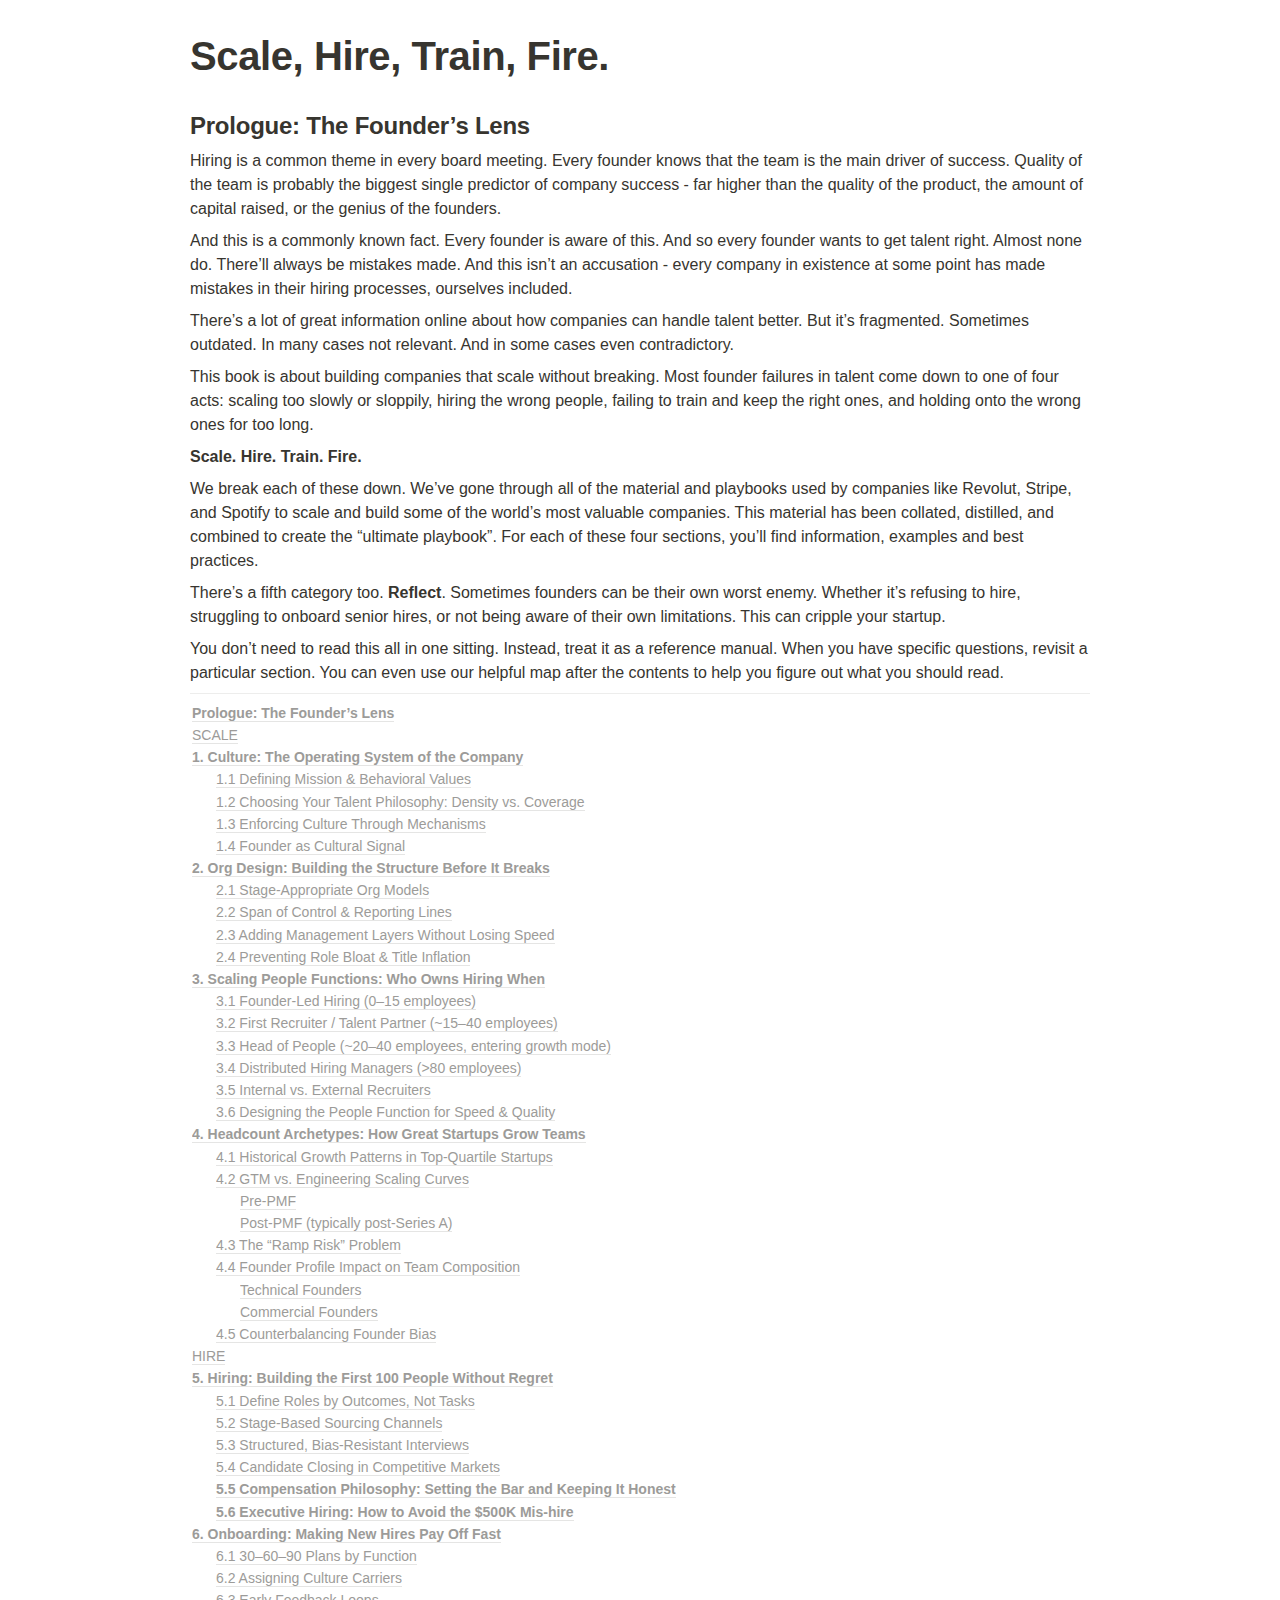
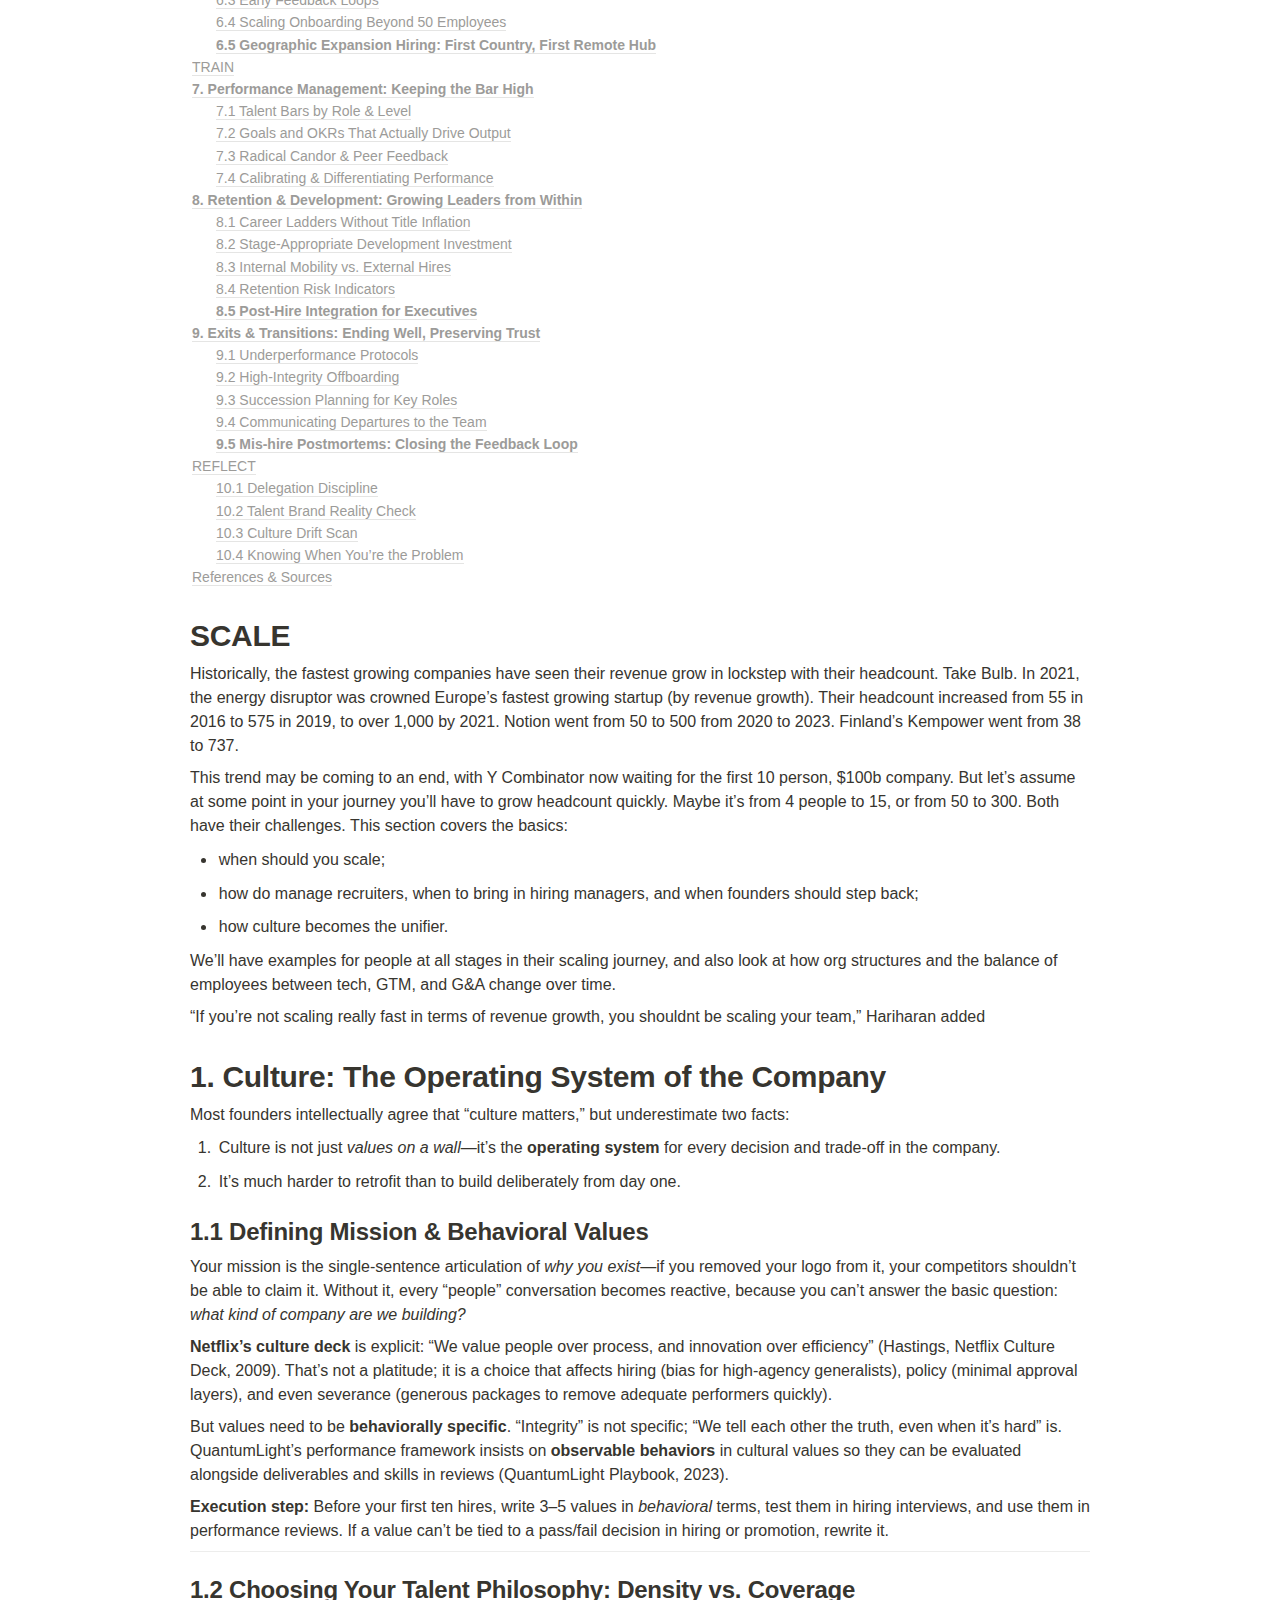
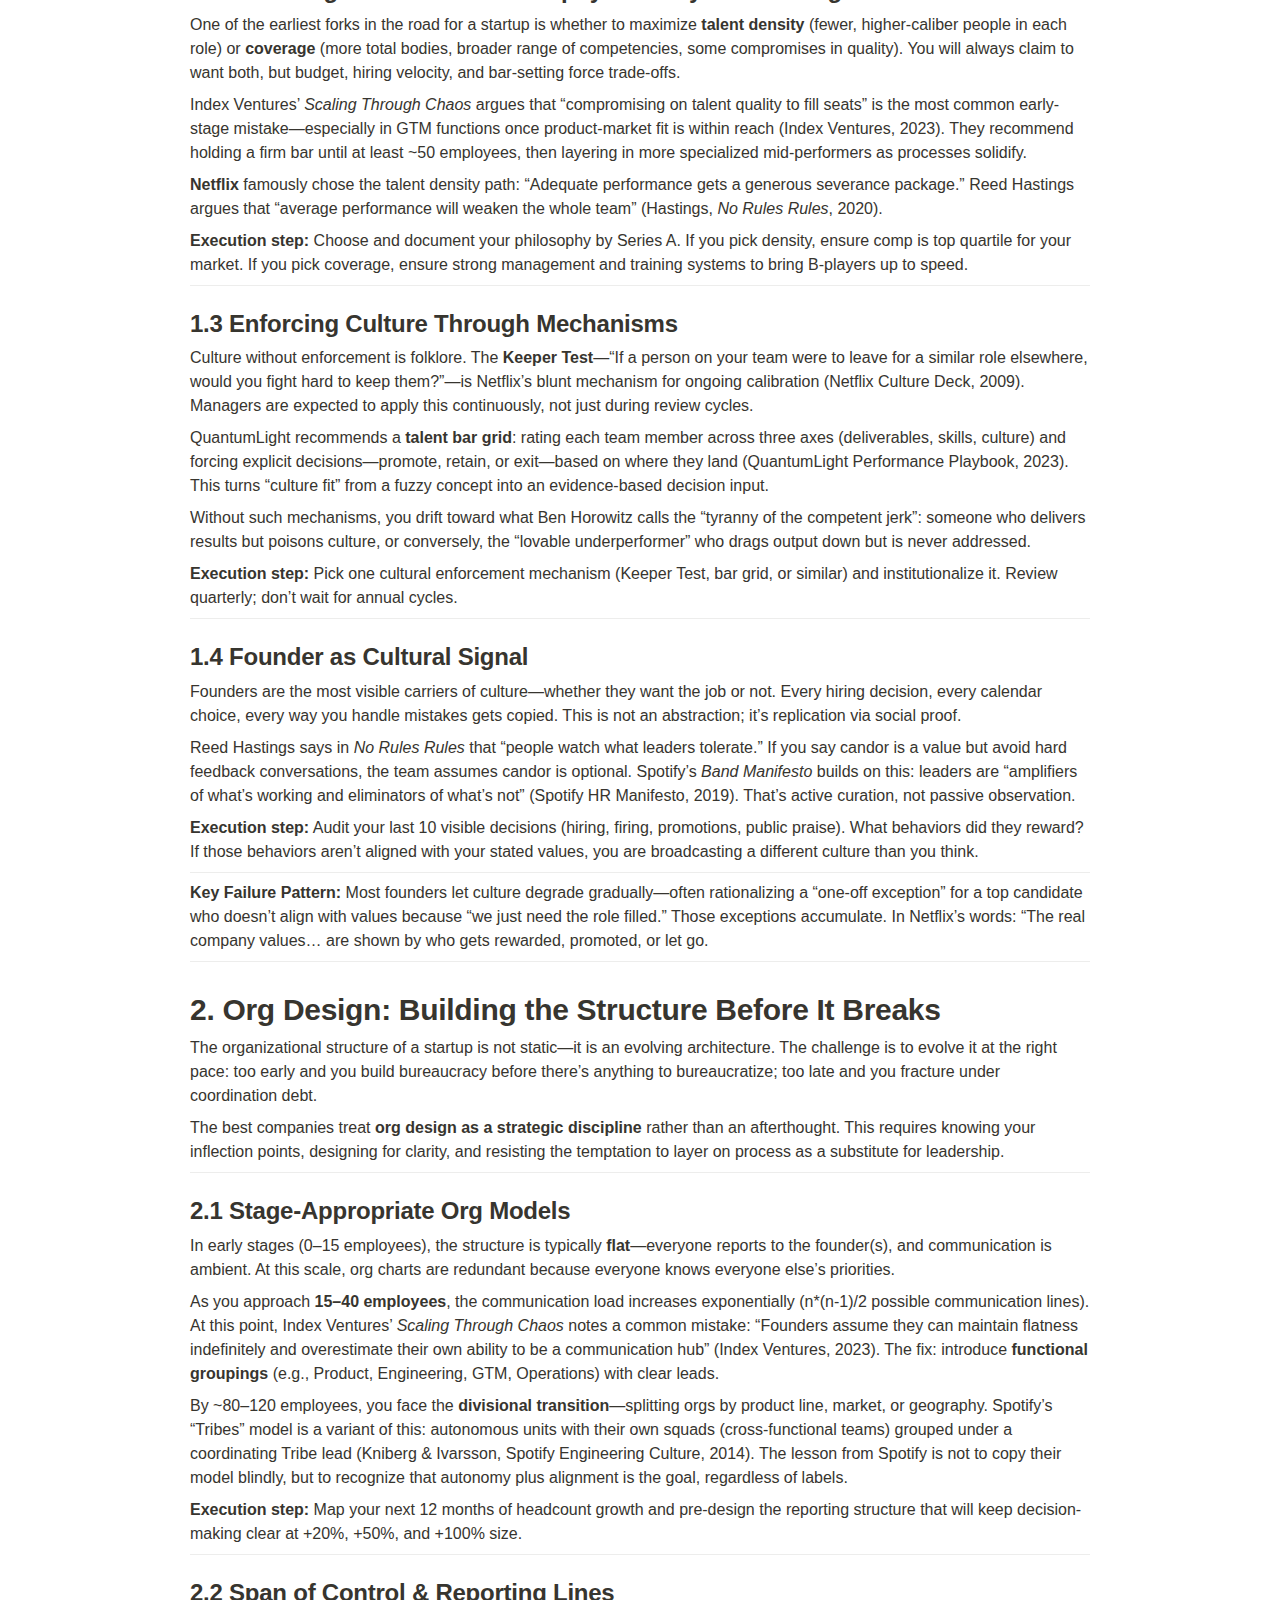
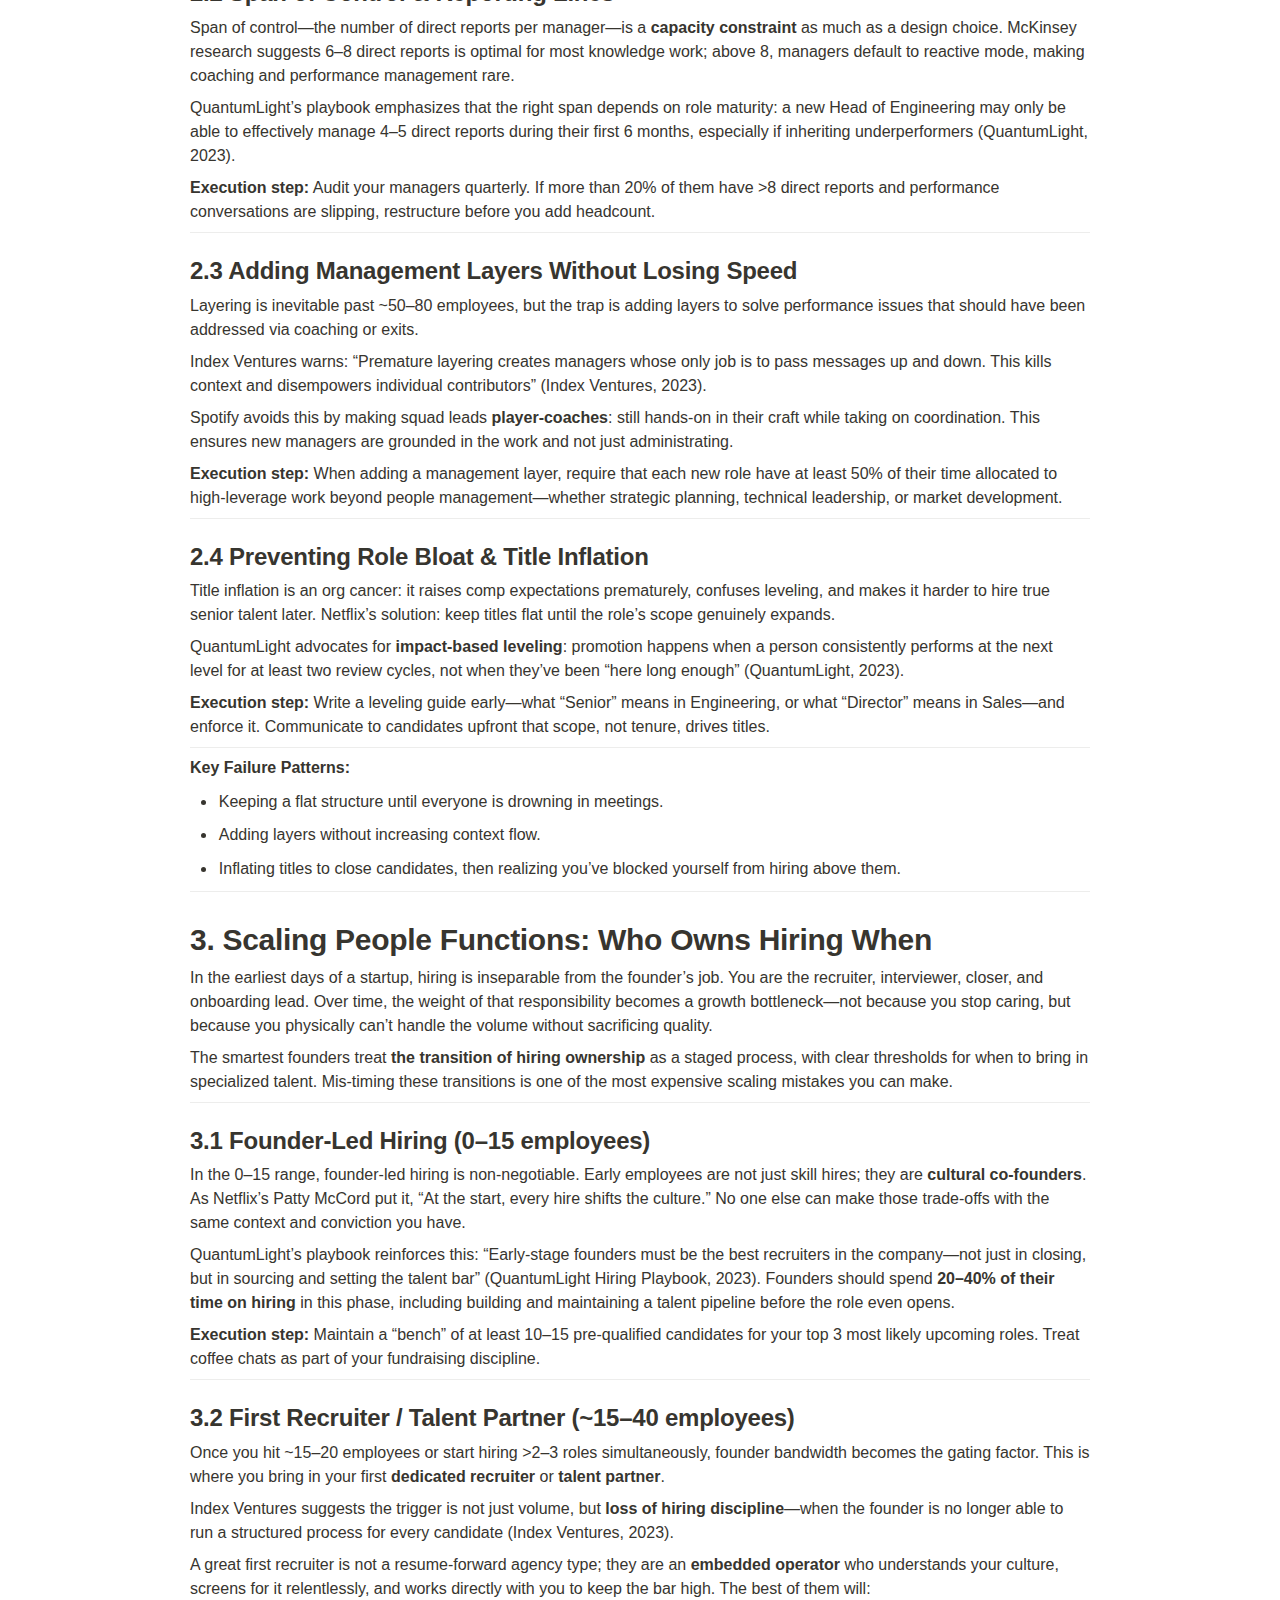
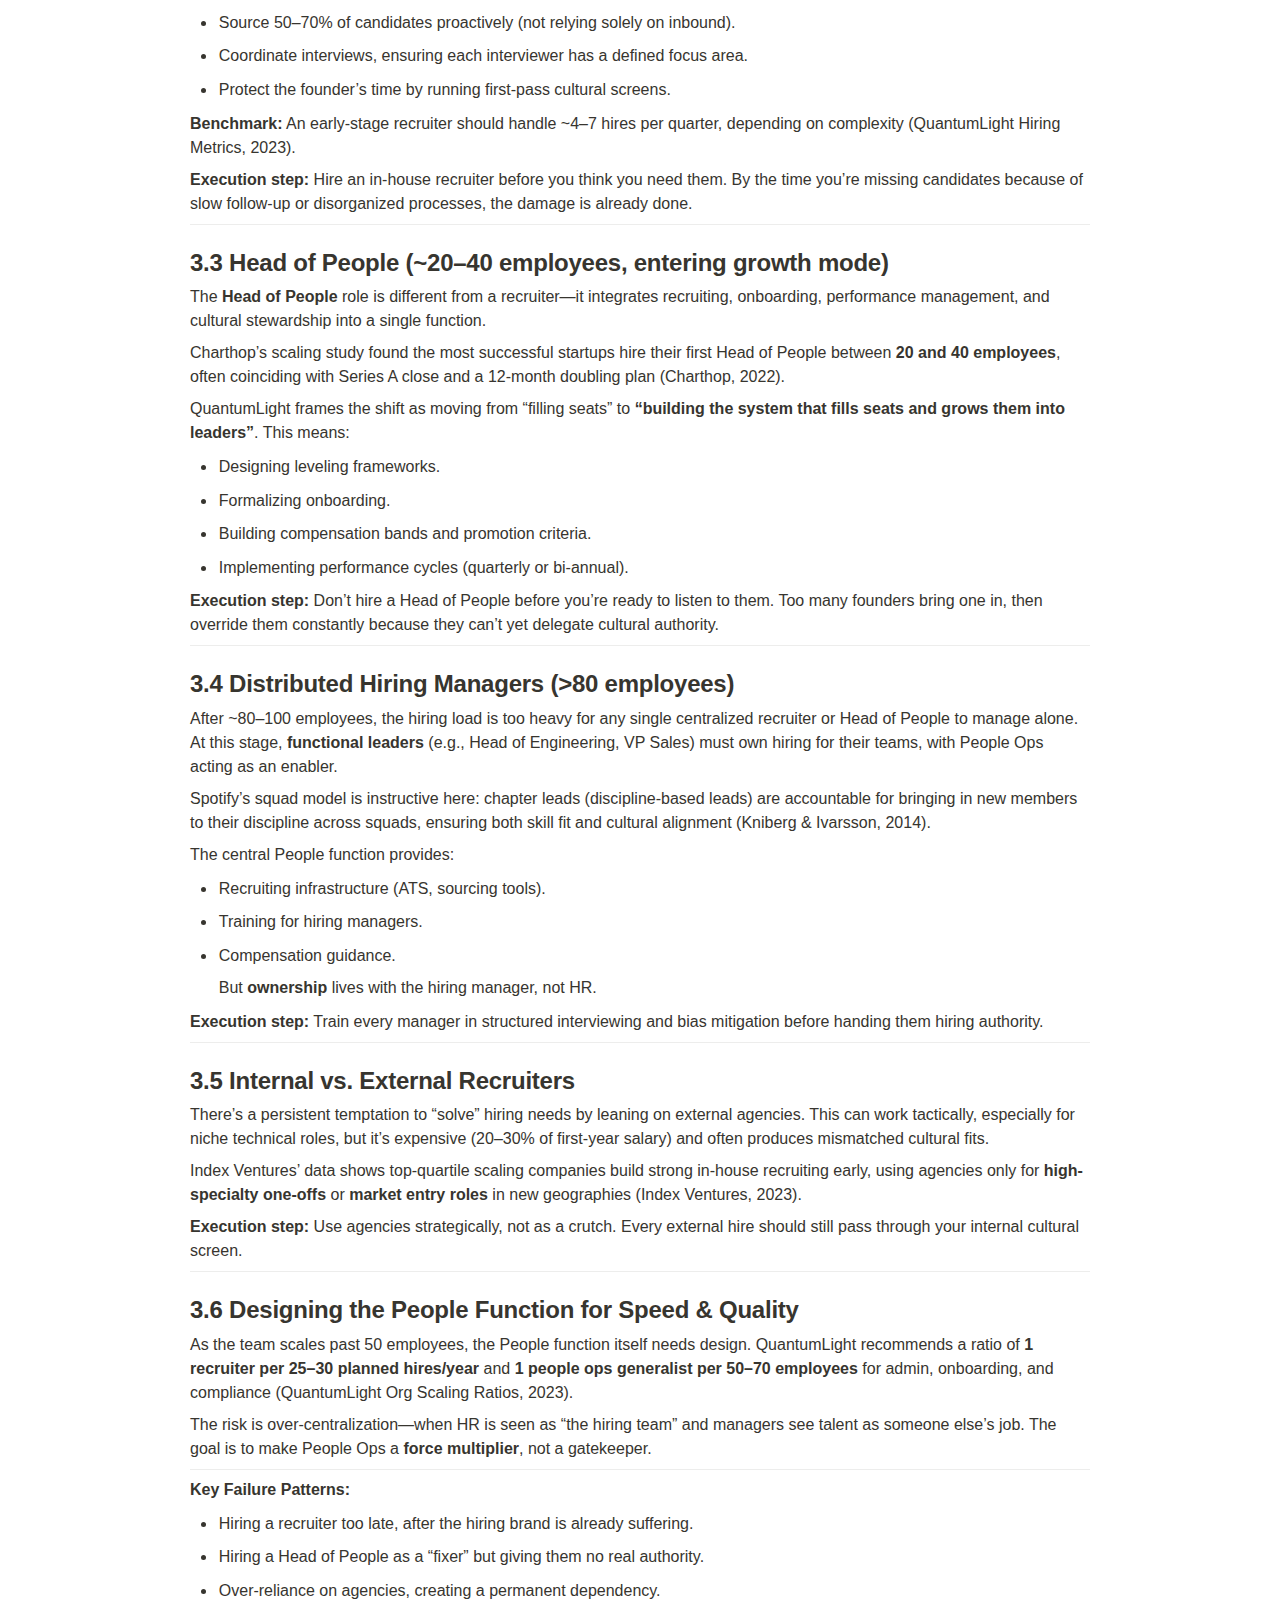
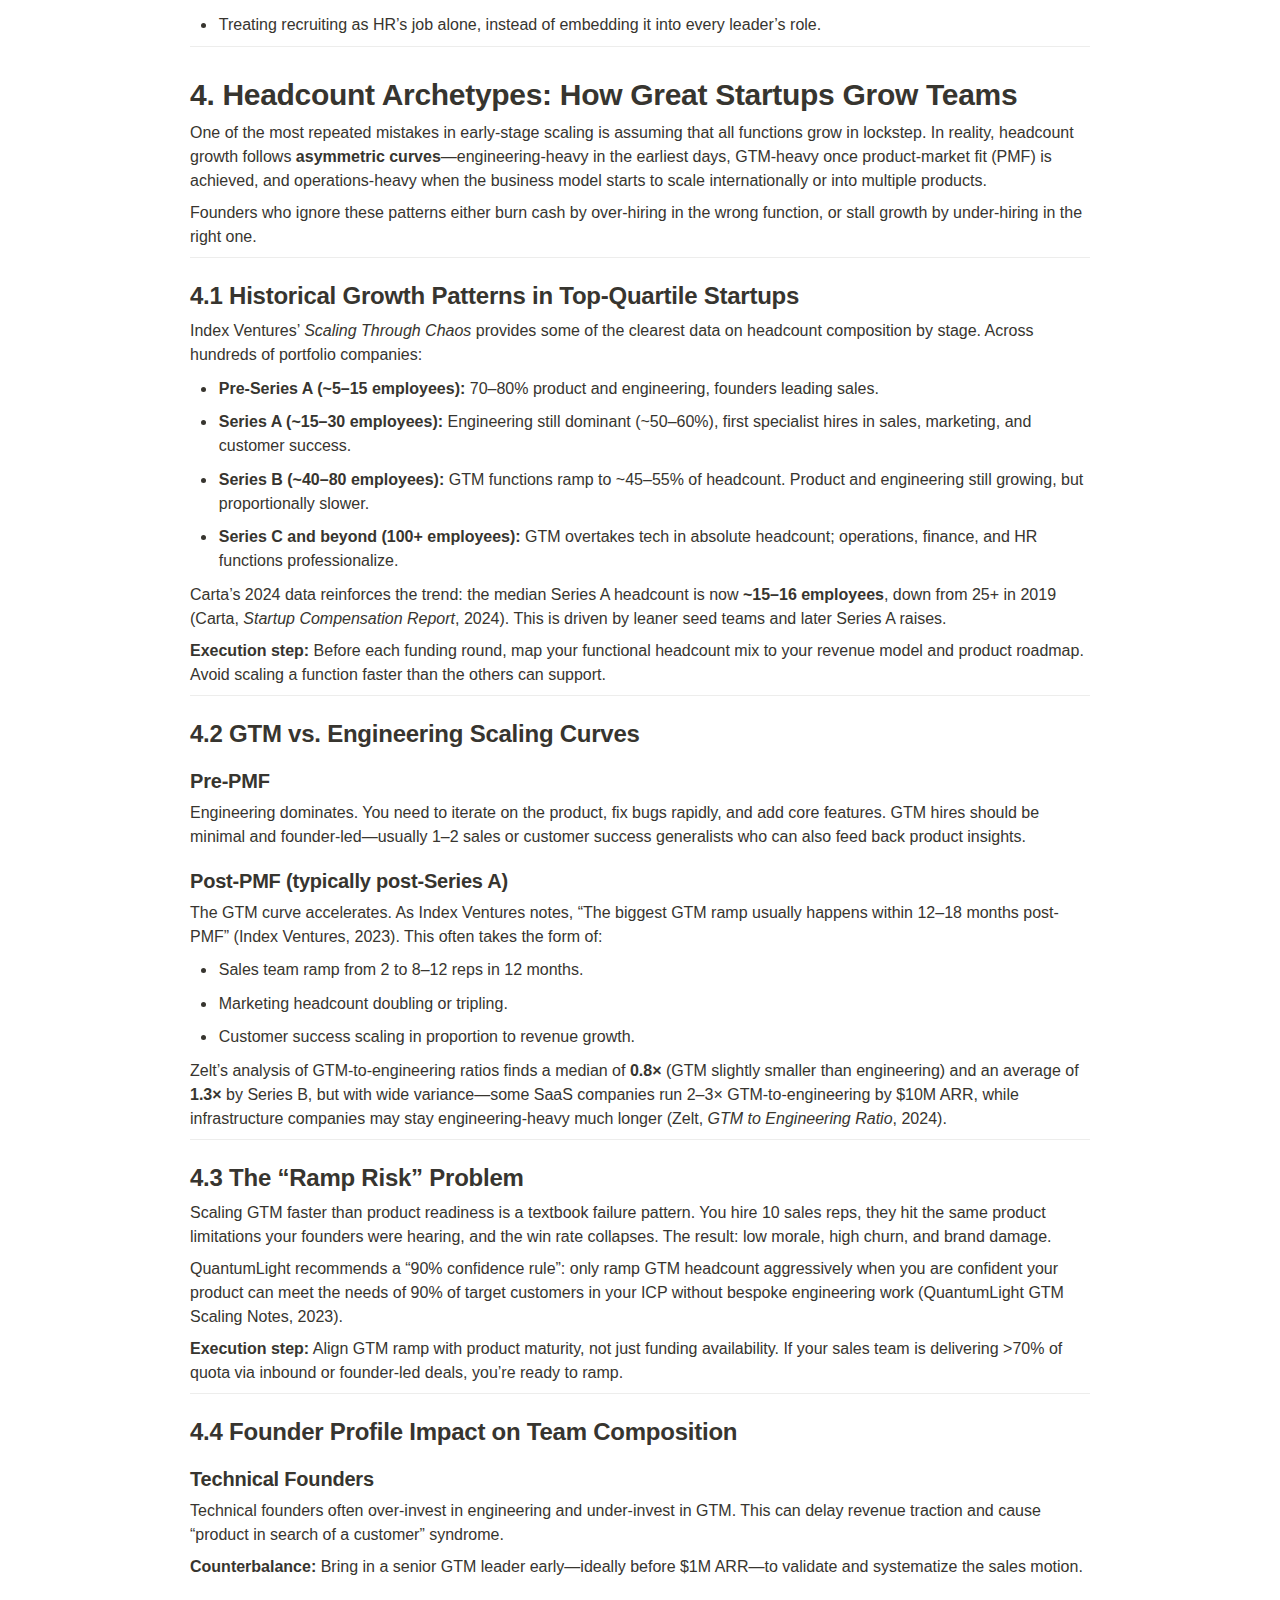
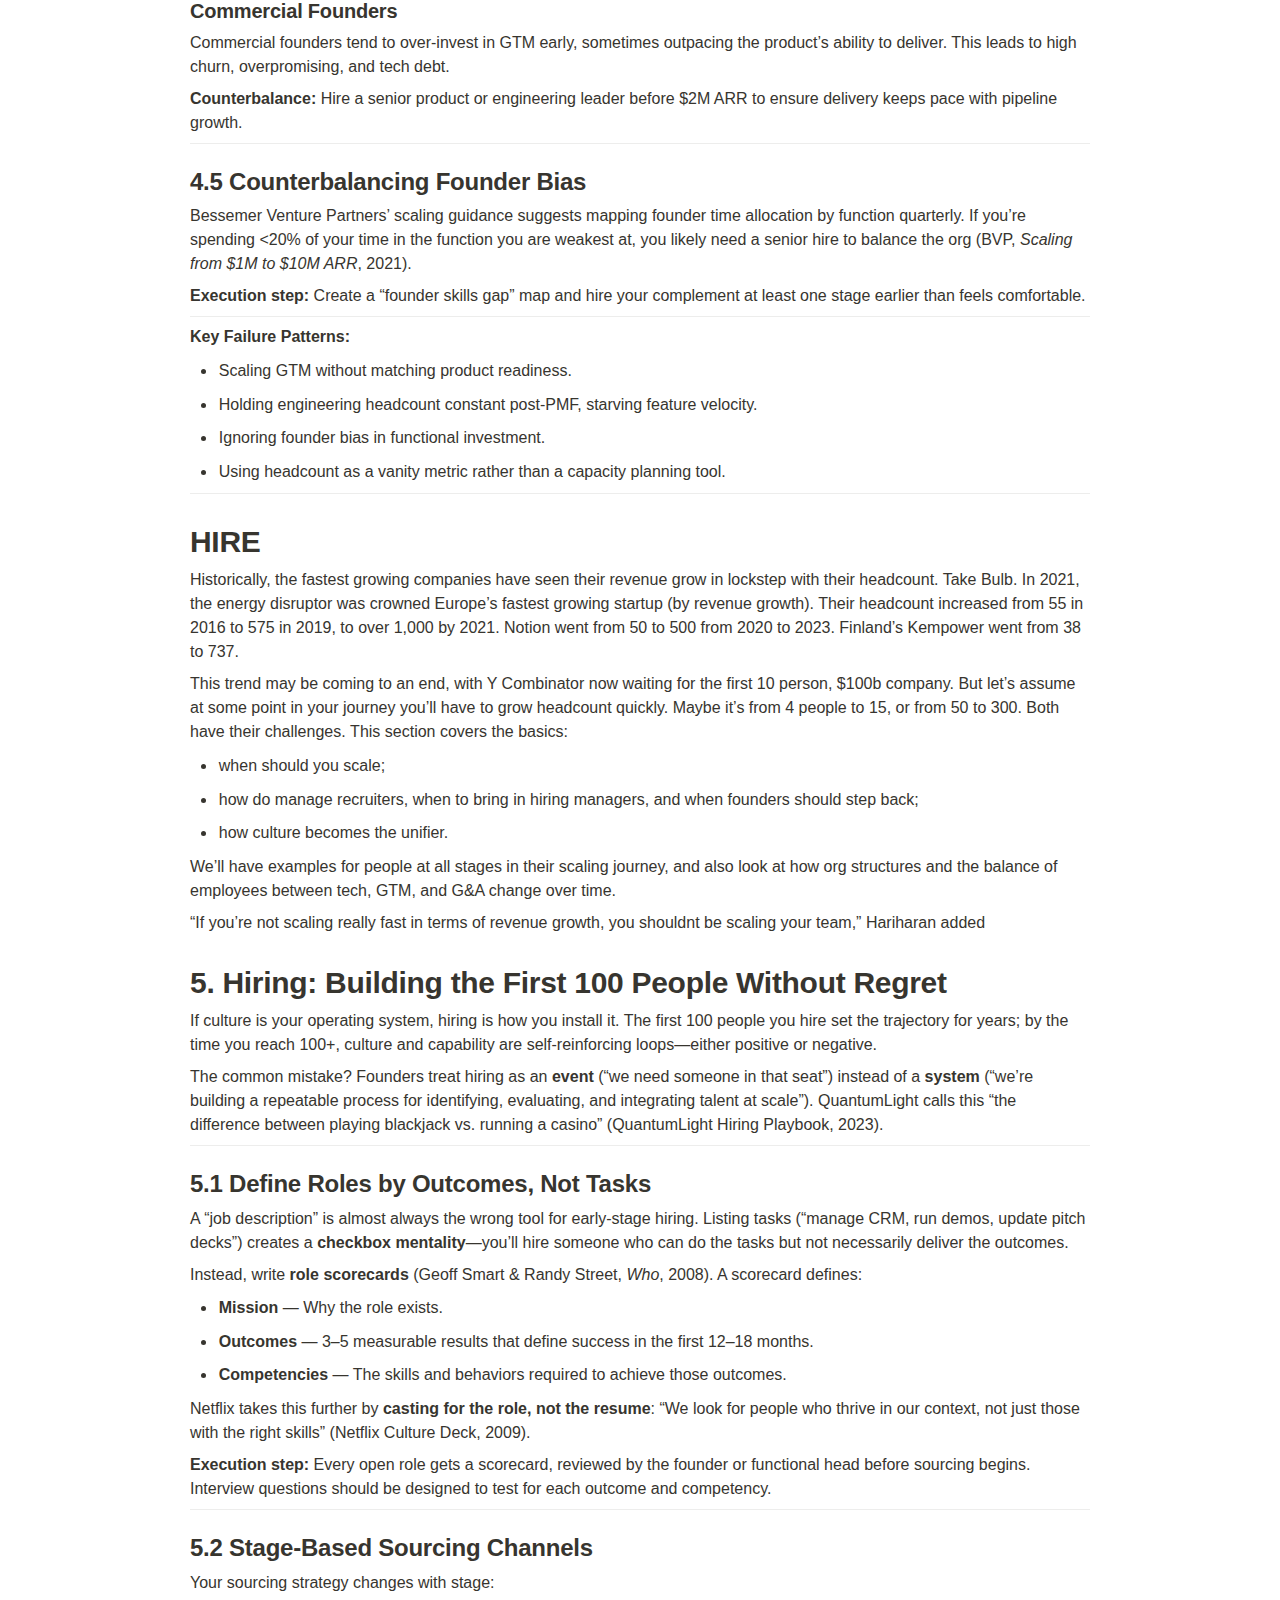
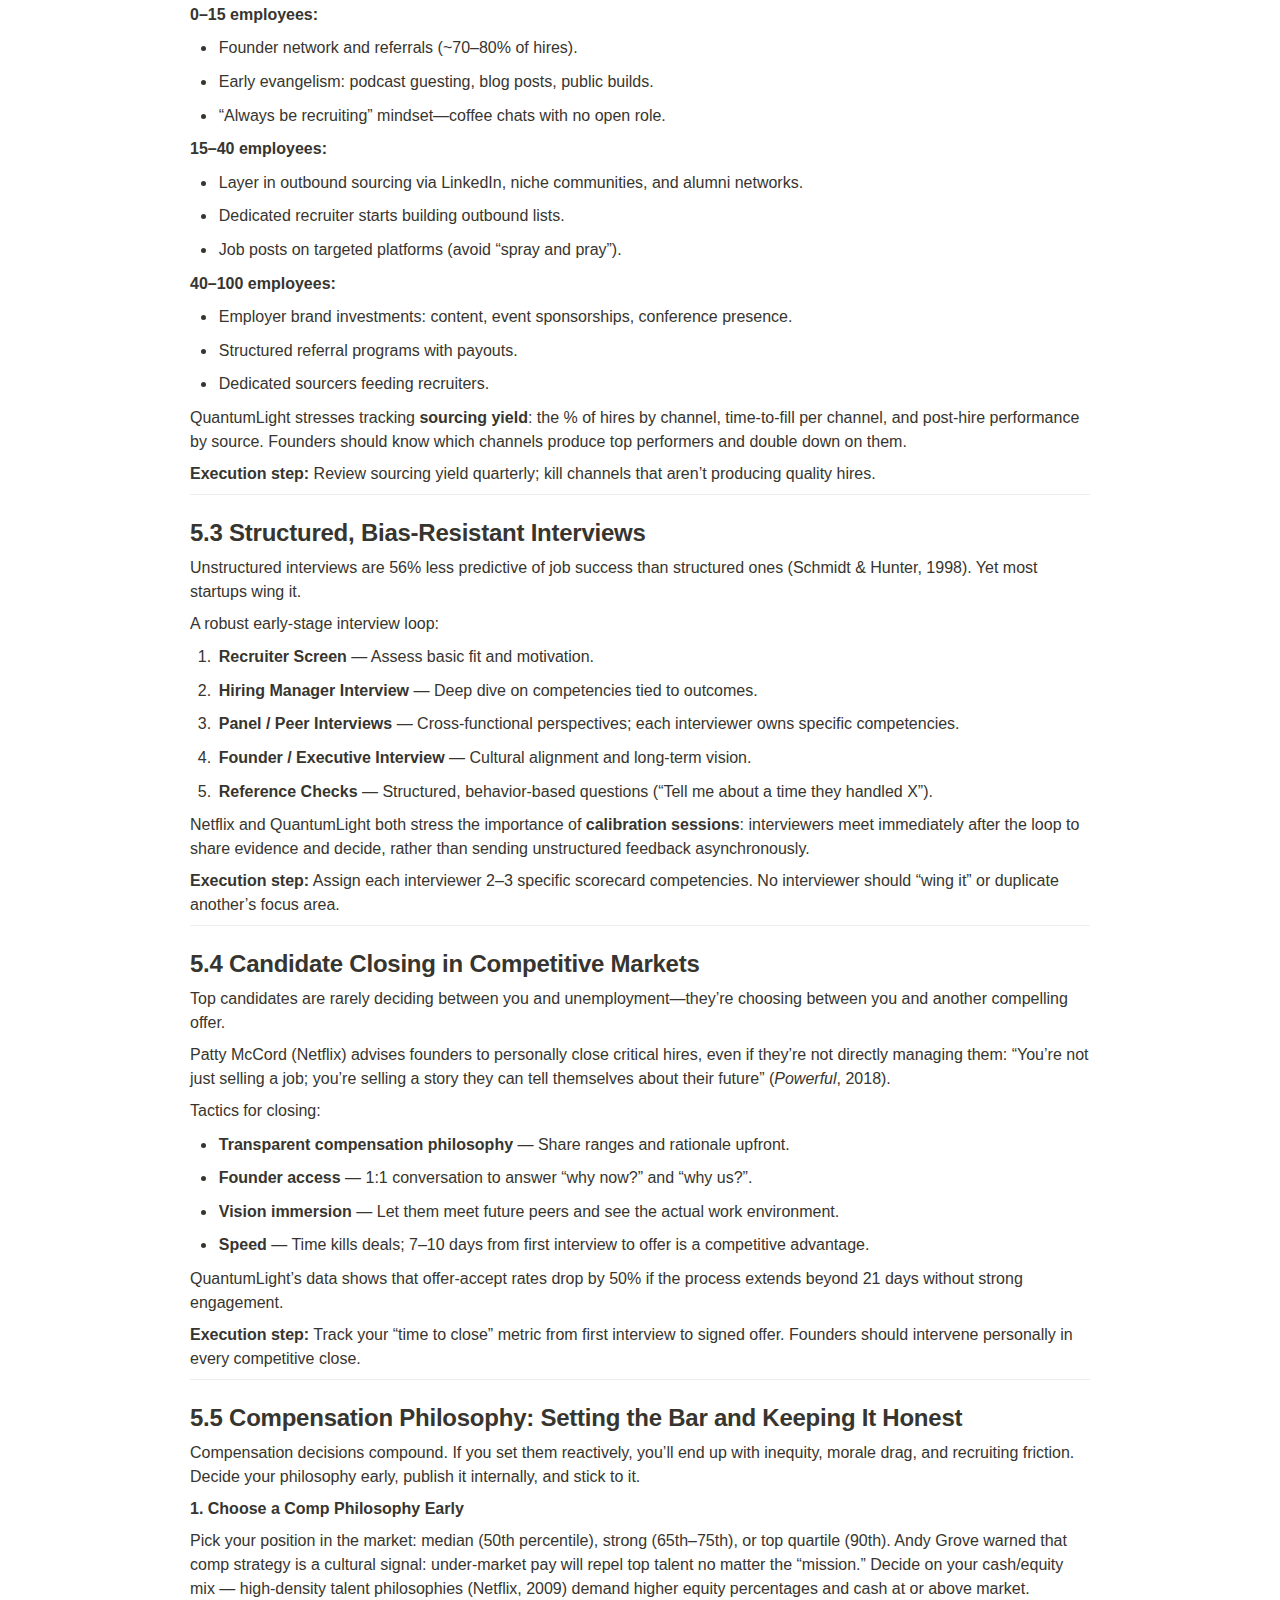
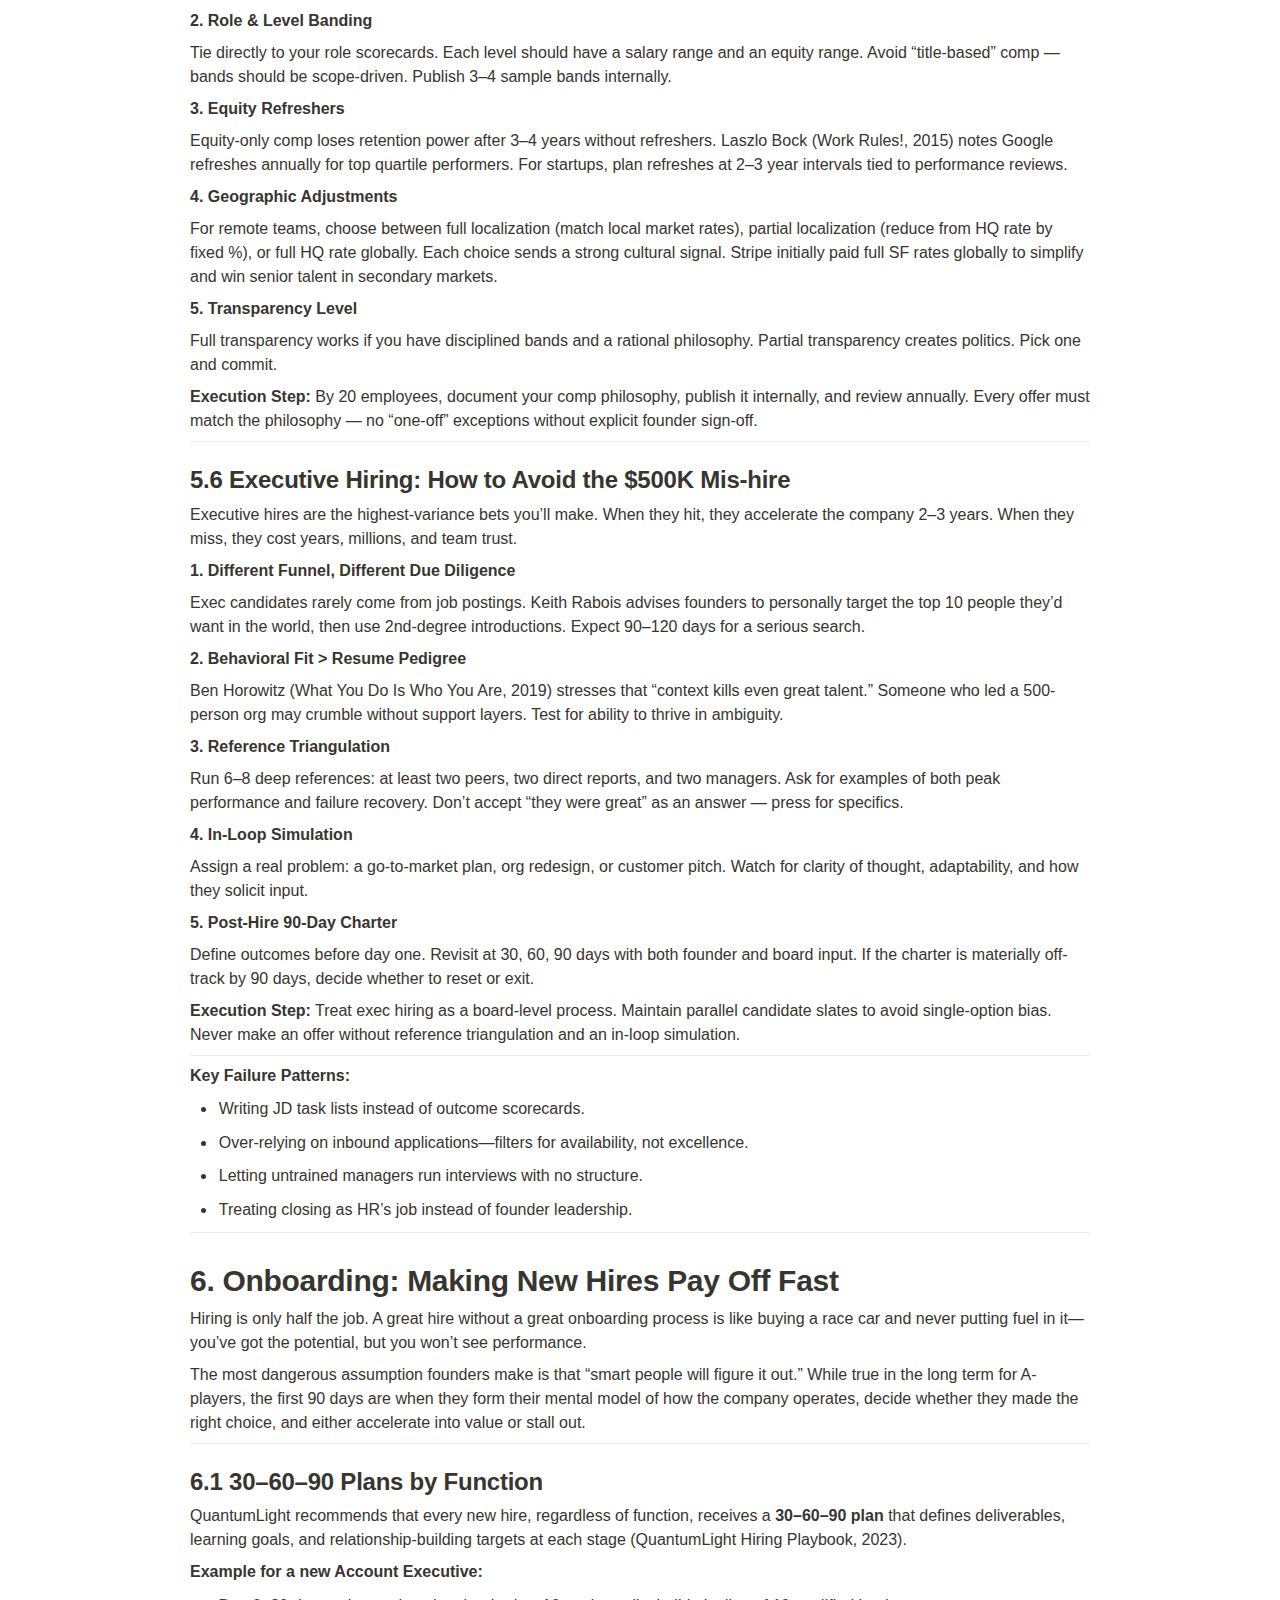
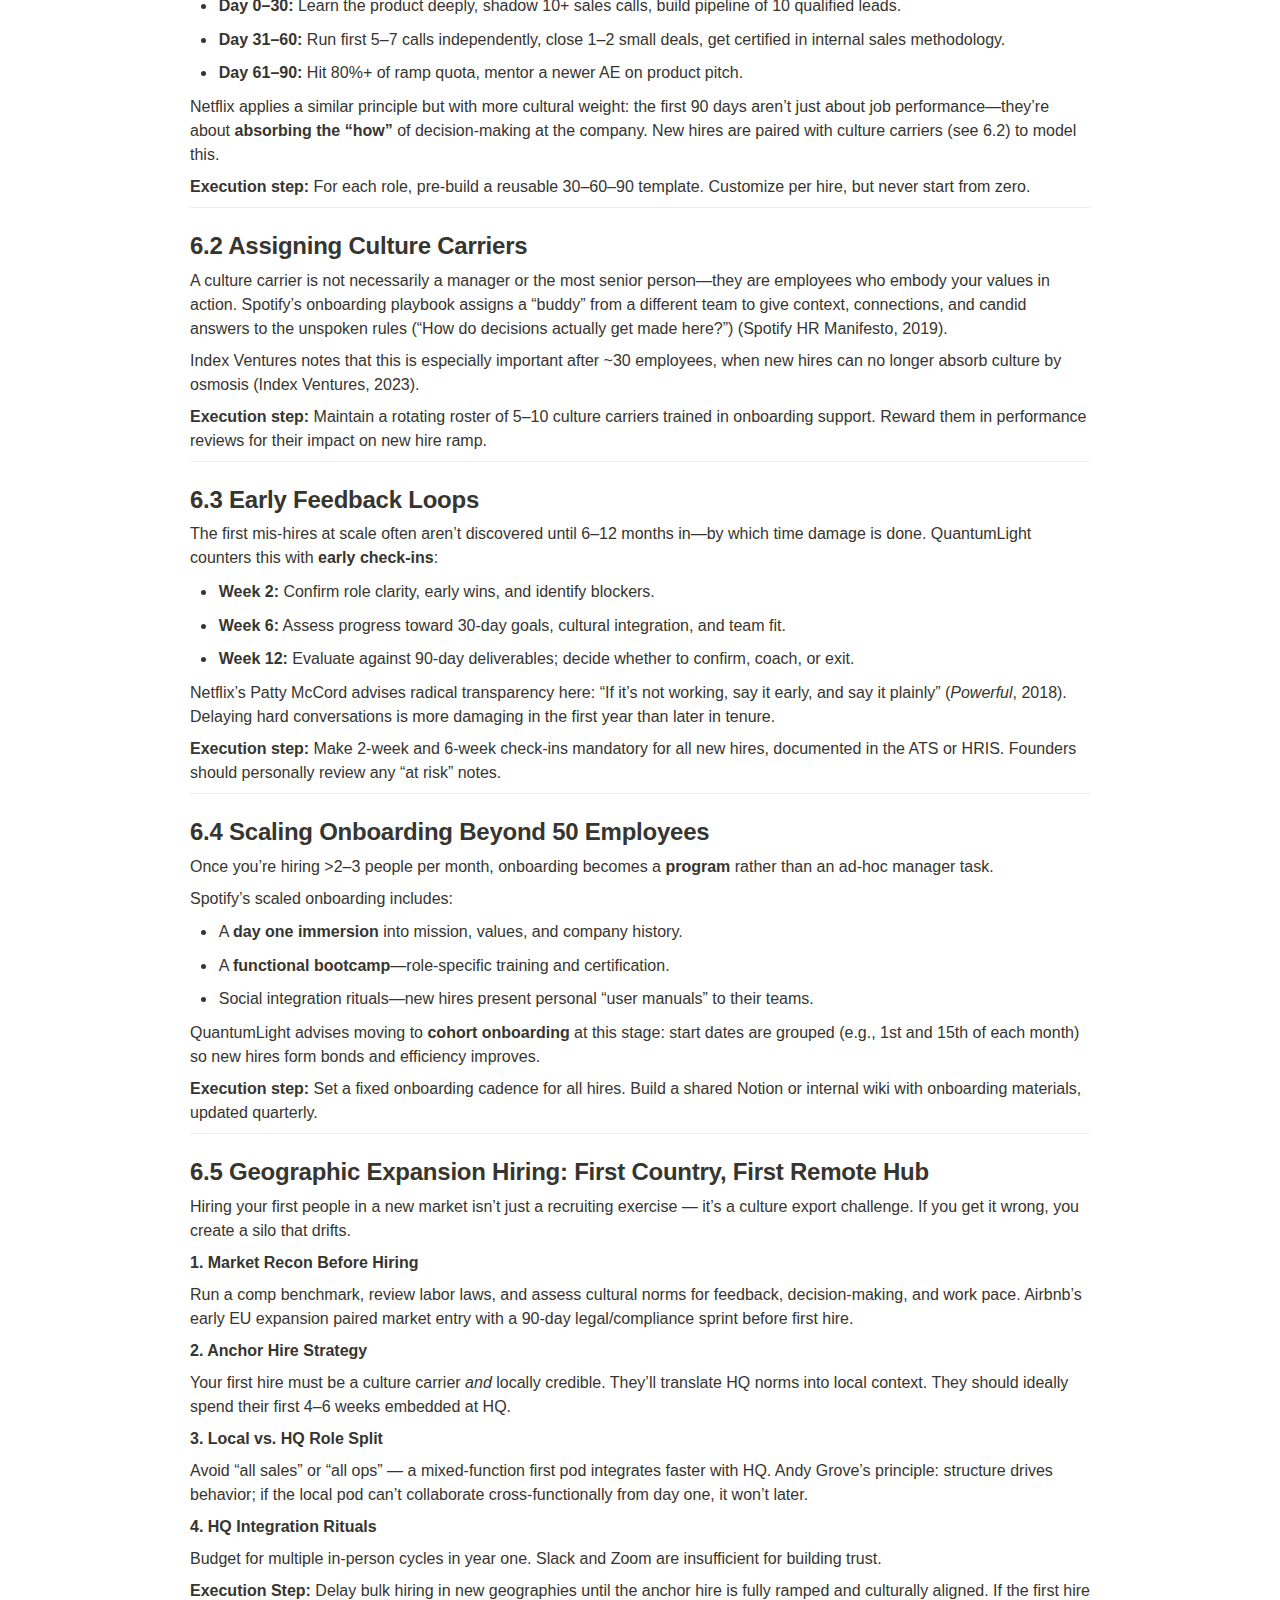
<file: exports/input.html>
<html><head><meta http-equiv="Content-Type" content="text/html; charset=utf-8"/><title>Scale, Hire, Train, Fire. </title><style>
/* cspell:disable-file */
/* webkit printing magic: print all background colors */
html {
	-webkit-print-color-adjust: exact;
}
* {
	box-sizing: border-box;
	-webkit-print-color-adjust: exact;
}

html,
body {
	margin: 0;
	padding: 0;
}
@media only screen {
	body {
		margin: 2em auto;
		max-width: 900px;
		color: rgb(55, 53, 47);
	}
}

body {
	line-height: 1.5;
	white-space: pre-wrap;
}

a,
a.visited {
	color: inherit;
	text-decoration: underline;
}

.pdf-relative-link-path {
	font-size: 80%;
	color: #444;
}

h1,
h2,
h3 {
	letter-spacing: -0.01em;
	line-height: 1.2;
	font-weight: 600;
	margin-bottom: 0;
}

.page-title {
	font-size: 2.5rem;
	font-weight: 700;
	margin-top: 0;
	margin-bottom: 0.75em;
}

h1 {
	font-size: 1.875rem;
	margin-top: 1.875rem;
}

h2 {
	font-size: 1.5rem;
	margin-top: 1.5rem;
}

h3 {
	font-size: 1.25rem;
	margin-top: 1.25rem;
}

.source {
	border: 1px solid #ddd;
	border-radius: 3px;
	padding: 1.5em;
	word-break: break-all;
}

.callout {
	border-radius: 3px;
	padding: 1rem;
}

figure {
	margin: 1.25em 0;
	page-break-inside: avoid;
}

figcaption {
	opacity: 0.5;
	font-size: 85%;
	margin-top: 0.5em;
}

mark {
	background-color: transparent;
}

.indented {
	padding-left: 1.5em;
}

hr {
	background: transparent;
	display: block;
	width: 100%;
	height: 1px;
	visibility: visible;
	border: none;
	border-bottom: 1px solid rgba(55, 53, 47, 0.09);
}

img {
	max-width: 100%;
}

@media only print {
	img {
		max-height: 100vh;
		object-fit: contain;
	}
}

@page {
	margin: 1in;
}

.collection-content {
	font-size: 0.875rem;
}

.column-list {
	display: flex;
	justify-content: space-between;
}

.column {
	padding: 0 1em;
}

.column:first-child {
	padding-left: 0;
}

.column:last-child {
	padding-right: 0;
}

.table_of_contents-item {
	display: block;
	font-size: 0.875rem;
	line-height: 1.3;
	padding: 0.125rem;
}

.table_of_contents-indent-1 {
	margin-left: 1.5rem;
}

.table_of_contents-indent-2 {
	margin-left: 3rem;
}

.table_of_contents-indent-3 {
	margin-left: 4.5rem;
}

.table_of_contents-link {
	text-decoration: none;
	opacity: 0.7;
	border-bottom: 1px solid rgba(55, 53, 47, 0.18);
}

table,
th,
td {
	border: 1px solid rgba(55, 53, 47, 0.09);
	border-collapse: collapse;
}

table {
	border-left: none;
	border-right: none;
}

th,
td {
	font-weight: normal;
	padding: 0.25em 0.5em;
	line-height: 1.5;
	min-height: 1.5em;
	text-align: left;
}

th {
	color: rgba(55, 53, 47, 0.6);
}

ol,
ul {
	margin: 0;
	margin-block-start: 0.6em;
	margin-block-end: 0.6em;
}

li > ol:first-child,
li > ul:first-child {
	margin-block-start: 0.6em;
}

ul > li {
	list-style: disc;
}

ul.to-do-list {
	padding-inline-start: 0;
}

ul.to-do-list > li {
	list-style: none;
}

.to-do-children-checked {
	text-decoration: line-through;
	opacity: 0.375;
}

ul.toggle > li {
	list-style: none;
}

ul {
	padding-inline-start: 1.7em;
}

ul > li {
	padding-left: 0.1em;
}

ol {
	padding-inline-start: 1.6em;
}

ol > li {
	padding-left: 0.2em;
}

.mono ol {
	padding-inline-start: 2em;
}

.mono ol > li {
	text-indent: -0.4em;
}

.toggle {
	padding-inline-start: 0em;
	list-style-type: none;
}

/* Indent toggle children */
.toggle > li > details {
	padding-left: 1.7em;
}

.toggle > li > details > summary {
	margin-left: -1.1em;
}

.selected-value {
	display: inline-block;
	padding: 0 0.5em;
	background: rgba(206, 205, 202, 0.5);
	border-radius: 3px;
	margin-right: 0.5em;
	margin-top: 0.3em;
	margin-bottom: 0.3em;
	white-space: nowrap;
}

.collection-title {
	display: inline-block;
	margin-right: 1em;
}

.page-description {
	margin-bottom: 2em;
}

.simple-table {
	margin-top: 1em;
	font-size: 0.875rem;
	empty-cells: show;
}
.simple-table td {
	height: 29px;
	min-width: 120px;
}

.simple-table th {
	height: 29px;
	min-width: 120px;
}

.simple-table-header-color {
	background: rgb(247, 246, 243);
	color: black;
}
.simple-table-header {
	font-weight: 500;
}

time {
	opacity: 0.5;
}

.icon {
	display: inline-block;
	max-width: 1.2em;
	max-height: 1.2em;
	text-decoration: none;
	vertical-align: text-bottom;
	margin-right: 0.5em;
}

img.icon {
	border-radius: 3px;
}

.user-icon {
	width: 1.5em;
	height: 1.5em;
	border-radius: 100%;
	margin-right: 0.5rem;
}

.user-icon-inner {
	font-size: 0.8em;
}

.text-icon {
	border: 1px solid #000;
	text-align: center;
}

.page-cover-image {
	display: block;
	object-fit: cover;
	width: 100%;
	max-height: 30vh;
}

.page-header-icon {
	font-size: 3rem;
	margin-bottom: 1rem;
}

.page-header-icon-with-cover {
	margin-top: -0.72em;
	margin-left: 0.07em;
}

.page-header-icon img {
	border-radius: 3px;
}

.link-to-page {
	margin: 1em 0;
	padding: 0;
	border: none;
	font-weight: 500;
}

p > .user {
	opacity: 0.5;
}

td > .user,
td > time {
	white-space: nowrap;
}

input[type="checkbox"] {
	transform: scale(1.5);
	margin-right: 0.6em;
	vertical-align: middle;
}

p {
	margin-top: 0.5em;
	margin-bottom: 0.5em;
}

.image {
	border: none;
	margin: 1.5em 0;
	padding: 0;
	border-radius: 0;
	text-align: center;
}

.code,
code {
	background: rgba(135, 131, 120, 0.15);
	border-radius: 3px;
	padding: 0.2em 0.4em;
	border-radius: 3px;
	font-size: 85%;
	tab-size: 2;
}

code {
	color: #eb5757;
}

.code {
	padding: 1.5em 1em;
}

.code-wrap {
	white-space: pre-wrap;
	word-break: break-all;
}

.code > code {
	background: none;
	padding: 0;
	font-size: 100%;
	color: inherit;
}

blockquote {
	font-size: 1.25em;
	margin: 1em 0;
	padding-left: 1em;
	border-left: 3px solid rgb(55, 53, 47);
}

.bookmark {
	text-decoration: none;
	max-height: 8em;
	padding: 0;
	display: flex;
	width: 100%;
	align-items: stretch;
}

.bookmark-title {
	font-size: 0.85em;
	overflow: hidden;
	text-overflow: ellipsis;
	height: 1.75em;
	white-space: nowrap;
}

.bookmark-text {
	display: flex;
	flex-direction: column;
}

.bookmark-info {
	flex: 4 1 180px;
	padding: 12px 14px 14px;
	display: flex;
	flex-direction: column;
	justify-content: space-between;
}

.bookmark-image {
	width: 33%;
	flex: 1 1 180px;
	display: block;
	position: relative;
	object-fit: cover;
	border-radius: 1px;
}

.bookmark-description {
	color: rgba(55, 53, 47, 0.6);
	font-size: 0.75em;
	overflow: hidden;
	max-height: 4.5em;
	word-break: break-word;
}

.bookmark-href {
	font-size: 0.75em;
	margin-top: 0.25em;
}

.sans { font-family: ui-sans-serif, -apple-system, BlinkMacSystemFont, "Segoe UI Variable Display", "Segoe UI", Helvetica, "Apple Color Emoji", Arial, sans-serif, "Segoe UI Emoji", "Segoe UI Symbol"; }
.code { font-family: "SFMono-Regular", Menlo, Consolas, "PT Mono", "Liberation Mono", Courier, monospace; }
.serif { font-family: Lyon-Text, Georgia, ui-serif, serif; }
.mono { font-family: iawriter-mono, Nitti, Menlo, Courier, monospace; }
.pdf .sans { font-family: Inter, ui-sans-serif, -apple-system, BlinkMacSystemFont, "Segoe UI Variable Display", "Segoe UI", Helvetica, "Apple Color Emoji", Arial, sans-serif, "Segoe UI Emoji", "Segoe UI Symbol", 'Twemoji', 'Noto Color Emoji', 'Noto Sans CJK JP'; }
.pdf:lang(zh-CN) .sans { font-family: Inter, ui-sans-serif, -apple-system, BlinkMacSystemFont, "Segoe UI Variable Display", "Segoe UI", Helvetica, "Apple Color Emoji", Arial, sans-serif, "Segoe UI Emoji", "Segoe UI Symbol", 'Twemoji', 'Noto Color Emoji', 'Noto Sans CJK SC'; }
.pdf:lang(zh-TW) .sans { font-family: Inter, ui-sans-serif, -apple-system, BlinkMacSystemFont, "Segoe UI Variable Display", "Segoe UI", Helvetica, "Apple Color Emoji", Arial, sans-serif, "Segoe UI Emoji", "Segoe UI Symbol", 'Twemoji', 'Noto Color Emoji', 'Noto Sans CJK TC'; }
.pdf:lang(ko-KR) .sans { font-family: Inter, ui-sans-serif, -apple-system, BlinkMacSystemFont, "Segoe UI Variable Display", "Segoe UI", Helvetica, "Apple Color Emoji", Arial, sans-serif, "Segoe UI Emoji", "Segoe UI Symbol", 'Twemoji', 'Noto Color Emoji', 'Noto Sans CJK KR'; }
.pdf .code { font-family: Source Code Pro, "SFMono-Regular", Menlo, Consolas, "PT Mono", "Liberation Mono", Courier, monospace, 'Twemoji', 'Noto Color Emoji', 'Noto Sans Mono CJK JP'; }
.pdf:lang(zh-CN) .code { font-family: Source Code Pro, "SFMono-Regular", Menlo, Consolas, "PT Mono", "Liberation Mono", Courier, monospace, 'Twemoji', 'Noto Color Emoji', 'Noto Sans Mono CJK SC'; }
.pdf:lang(zh-TW) .code { font-family: Source Code Pro, "SFMono-Regular", Menlo, Consolas, "PT Mono", "Liberation Mono", Courier, monospace, 'Twemoji', 'Noto Color Emoji', 'Noto Sans Mono CJK TC'; }
.pdf:lang(ko-KR) .code { font-family: Source Code Pro, "SFMono-Regular", Menlo, Consolas, "PT Mono", "Liberation Mono", Courier, monospace, 'Twemoji', 'Noto Color Emoji', 'Noto Sans Mono CJK KR'; }
.pdf .serif { font-family: PT Serif, Lyon-Text, Georgia, ui-serif, serif, 'Twemoji', 'Noto Color Emoji', 'Noto Serif CJK JP'; }
.pdf:lang(zh-CN) .serif { font-family: PT Serif, Lyon-Text, Georgia, ui-serif, serif, 'Twemoji', 'Noto Color Emoji', 'Noto Serif CJK SC'; }
.pdf:lang(zh-TW) .serif { font-family: PT Serif, Lyon-Text, Georgia, ui-serif, serif, 'Twemoji', 'Noto Color Emoji', 'Noto Serif CJK TC'; }
.pdf:lang(ko-KR) .serif { font-family: PT Serif, Lyon-Text, Georgia, ui-serif, serif, 'Twemoji', 'Noto Color Emoji', 'Noto Serif CJK KR'; }
.pdf .mono { font-family: PT Mono, iawriter-mono, Nitti, Menlo, Courier, monospace, 'Twemoji', 'Noto Color Emoji', 'Noto Sans Mono CJK JP'; }
.pdf:lang(zh-CN) .mono { font-family: PT Mono, iawriter-mono, Nitti, Menlo, Courier, monospace, 'Twemoji', 'Noto Color Emoji', 'Noto Sans Mono CJK SC'; }
.pdf:lang(zh-TW) .mono { font-family: PT Mono, iawriter-mono, Nitti, Menlo, Courier, monospace, 'Twemoji', 'Noto Color Emoji', 'Noto Sans Mono CJK TC'; }
.pdf:lang(ko-KR) .mono { font-family: PT Mono, iawriter-mono, Nitti, Menlo, Courier, monospace, 'Twemoji', 'Noto Color Emoji', 'Noto Sans Mono CJK KR'; }
.highlight-default {
	color: rgba(50, 48, 44, 1);
}
.highlight-gray {
	color: rgba(115, 114, 110, 1);
	fill: rgba(115, 114, 110, 1);
}
.highlight-brown {
	color: rgba(159, 107, 83, 1);
	fill: rgba(159, 107, 83, 1);
}
.highlight-orange {
	color: rgba(217, 115, 13, 1);
	fill: rgba(217, 115, 13, 1);
}
.highlight-yellow {
	color: rgba(203, 145, 47, 1);
	fill: rgba(203, 145, 47, 1);
}
.highlight-teal {
	color: rgba(68, 131, 97, 1);
	fill: rgba(68, 131, 97, 1);
}
.highlight-blue {
	color: rgba(51, 126, 169, 1);
	fill: rgba(51, 126, 169, 1);
}
.highlight-purple {
	color: rgba(144, 101, 176, 1);
	fill: rgba(144, 101, 176, 1);
}
.highlight-pink {
	color: rgba(193, 76, 138, 1);
	fill: rgba(193, 76, 138, 1);
}
.highlight-red {
	color: rgba(205, 60, 58, 1);
	fill: rgba(205, 60, 58, 1);
}
.highlight-default_background {
	color: rgba(50, 48, 44, 1);
}
.highlight-gray_background {
	background: rgba(248, 248, 247, 1);
}
.highlight-brown_background {
	background: rgba(244, 238, 238, 1);
}
.highlight-orange_background {
	background: rgba(251, 236, 221, 1);
}
.highlight-yellow_background {
	background: rgba(251, 243, 219, 1);
}
.highlight-teal_background {
	background: rgba(237, 243, 236, 1);
}
.highlight-blue_background {
	background: rgba(231, 243, 248, 1);
}
.highlight-purple_background {
	background: rgba(248, 243, 252, 1);
}
.highlight-pink_background {
	background: rgba(252, 241, 246, 1);
}
.highlight-red_background {
	background: rgba(253, 235, 236, 1);
}
.block-color-default {
	color: inherit;
	fill: inherit;
}
.block-color-gray {
	color: rgba(115, 114, 110, 1);
	fill: rgba(115, 114, 110, 1);
}
.block-color-brown {
	color: rgba(159, 107, 83, 1);
	fill: rgba(159, 107, 83, 1);
}
.block-color-orange {
	color: rgba(217, 115, 13, 1);
	fill: rgba(217, 115, 13, 1);
}
.block-color-yellow {
	color: rgba(203, 145, 47, 1);
	fill: rgba(203, 145, 47, 1);
}
.block-color-teal {
	color: rgba(68, 131, 97, 1);
	fill: rgba(68, 131, 97, 1);
}
.block-color-blue {
	color: rgba(51, 126, 169, 1);
	fill: rgba(51, 126, 169, 1);
}
.block-color-purple {
	color: rgba(144, 101, 176, 1);
	fill: rgba(144, 101, 176, 1);
}
.block-color-pink {
	color: rgba(193, 76, 138, 1);
	fill: rgba(193, 76, 138, 1);
}
.block-color-red {
	color: rgba(205, 60, 58, 1);
	fill: rgba(205, 60, 58, 1);
}
.block-color-default_background {
	color: inherit;
	fill: inherit;
}
.block-color-gray_background {
	background: rgba(248, 248, 247, 1);
}
.block-color-brown_background {
	background: rgba(244, 238, 238, 1);
}
.block-color-orange_background {
	background: rgba(251, 236, 221, 1);
}
.block-color-yellow_background {
	background: rgba(251, 243, 219, 1);
}
.block-color-teal_background {
	background: rgba(237, 243, 236, 1);
}
.block-color-blue_background {
	background: rgba(231, 243, 248, 1);
}
.block-color-purple_background {
	background: rgba(248, 243, 252, 1);
}
.block-color-pink_background {
	background: rgba(252, 241, 246, 1);
}
.block-color-red_background {
	background: rgba(253, 235, 236, 1);
}
.select-value-color-default { background-color: rgba(84, 72, 49, 0.08); }
.select-value-color-gray { background-color: rgba(84, 72, 49, 0.15); }
.select-value-color-brown { background-color: rgba(210, 162, 141, 0.35); }
.select-value-color-orange { background-color: rgba(224, 124, 57, 0.27); }
.select-value-color-yellow { background-color: rgba(236, 191, 66, 0.39); }
.select-value-color-green { background-color: rgba(123, 183, 129, 0.27); }
.select-value-color-blue { background-color: rgba(93, 165, 206, 0.27); }
.select-value-color-purple { background-color: rgba(168, 129, 197, 0.27); }
.select-value-color-pink { background-color: rgba(225, 136, 179, 0.27); }
.select-value-color-red { background-color: rgba(244, 171, 159, 0.4); }

.checkbox {
	display: inline-flex;
	vertical-align: text-bottom;
	width: 16;
	height: 16;
	background-size: 16px;
	margin-left: 2px;
	margin-right: 5px;
}

.checkbox-on {
	background-image: url("data:image/svg+xml;charset=UTF-8,%3Csvg%20width%3D%2216%22%20height%3D%2216%22%20viewBox%3D%220%200%2016%2016%22%20fill%3D%22none%22%20xmlns%3D%22http%3A%2F%2Fwww.w3.org%2F2000%2Fsvg%22%3E%0A%3Crect%20width%3D%2216%22%20height%3D%2216%22%20fill%3D%22%2358A9D7%22%2F%3E%0A%3Cpath%20d%3D%22M6.71429%2012.2852L14%204.9995L12.7143%203.71436L6.71429%209.71378L3.28571%206.2831L2%207.57092L6.71429%2012.2852Z%22%20fill%3D%22white%22%2F%3E%0A%3C%2Fsvg%3E");
}

.checkbox-off {
	background-image: url("data:image/svg+xml;charset=UTF-8,%3Csvg%20width%3D%2216%22%20height%3D%2216%22%20viewBox%3D%220%200%2016%2016%22%20fill%3D%22none%22%20xmlns%3D%22http%3A%2F%2Fwww.w3.org%2F2000%2Fsvg%22%3E%0A%3Crect%20x%3D%220.75%22%20y%3D%220.75%22%20width%3D%2214.5%22%20height%3D%2214.5%22%20fill%3D%22white%22%20stroke%3D%22%2336352F%22%20stroke-width%3D%221.5%22%2F%3E%0A%3C%2Fsvg%3E");
}
	
</style></head><body><article id="24a59c70-168c-8034-80c2-dad8a76f7393" class="page sans"><header><h1 class="page-title">Scale, Hire, Train, Fire. </h1><p class="page-description"></p></header><div class="page-body"><h2 id="24c59c70-168c-80bb-b638-f3a3e58d2590" class=""><strong>Prologue: The Founder’s Lens</strong></h2><p id="24c59c70-168c-8099-b800-f141729e7ec8" class="">Hiring is a common theme in every board meeting. Every founder knows that the team is the main driver of success. Quality of the team is probably the biggest single predictor of company success - far higher than the quality of the product, the amount of capital raised, or the genius of the founders. </p><p id="24c59c70-168c-80fa-9071-e99b8effec1f" class="">And this is a commonly known fact. Every founder is aware of this. And so every founder wants to get talent right. Almost none do. There’ll always be mistakes made. And this isn’t an accusation - every company in existence at some point has made mistakes in their hiring processes, ourselves included. </p><p id="24c59c70-168c-80d8-9816-c30ff356ea60" class="">There’s a lot of great information online about how companies can handle talent better. But it’s fragmented. Sometimes outdated. In many cases not relevant. And in some cases even contradictory. </p><p id="24c59c70-168c-80ea-bb53-fedd0818a41d" class="">This book is about building companies that scale without breaking. Most founder failures in talent come down to one of four acts: scaling too slowly or sloppily, hiring the wrong people, failing to train and keep the right ones, and holding onto the wrong ones for too long.</p><p id="24c59c70-168c-803d-958a-f6de0c4f332b" class=""><strong>Scale. Hire. Train. Fire. </strong></p><p id="24c59c70-168c-8066-bf48-f251879b25c5" class="">We break each of these down. We’ve gone through all of the material and playbooks used by companies like Revolut, Stripe, and Spotify to scale and build some of the world’s most valuable companies. This material has been collated, distilled, and combined to create the “ultimate playbook”. For each of these four sections, you’ll find information, examples and best practices. </p><p id="24c59c70-168c-806e-9187-ef2f573a4b14" class="">There’s a fifth category too. <strong>Reflect</strong>. Sometimes founders can be their own worst enemy. Whether it’s refusing to hire, struggling to onboard senior hires, or not being aware of their own limitations. This can cripple your startup.  </p><p id="24c59c70-168c-806b-805b-dca893f97be9" class="">You don’t need to read this all in one sitting. Instead, treat it as a reference manual. When you have specific questions, revisit a particular section. You can even use our helpful map after the contents to help you figure out what you should read. </p><hr id="24a59c70-168c-8080-82bc-ec95771516c5"/><nav id="24a59c70-168c-8012-a092-f6d7b53edf88" class="block-color-gray table_of_contents"><div class="table_of_contents-item table_of_contents-indent-0"><a class="table_of_contents-link" href="#24c59c70-168c-80bb-b638-f3a3e58d2590"><strong>Prologue: The Founder’s Lens</strong></a></div><div class="table_of_contents-item table_of_contents-indent-0"><a class="table_of_contents-link" href="#24c59c70-168c-80a4-a8e4-fc43f3b359b5">SCALE</a></div><div class="table_of_contents-item table_of_contents-indent-0"><a class="table_of_contents-link" href="#24a59c70-168c-80b5-b5b0-e6c2167db8d7"><strong>1. Culture: The Operating System of the Company</strong></a></div><div class="table_of_contents-item table_of_contents-indent-1"><a class="table_of_contents-link" href="#24a59c70-168c-808e-ab85-d296bc5d5209">1.1 Defining Mission &amp; Behavioral Values</a></div><div class="table_of_contents-item table_of_contents-indent-1"><a class="table_of_contents-link" href="#24a59c70-168c-8018-9e91-c10b262c1f3a">1.2 Choosing Your Talent Philosophy: Density vs. Coverage</a></div><div class="table_of_contents-item table_of_contents-indent-1"><a class="table_of_contents-link" href="#24a59c70-168c-8004-a662-d2887c9139f2">1.3 Enforcing Culture Through Mechanisms</a></div><div class="table_of_contents-item table_of_contents-indent-1"><a class="table_of_contents-link" href="#24a59c70-168c-8059-b760-cd088e4050af">1.4 Founder as Cultural Signal</a></div><div class="table_of_contents-item table_of_contents-indent-0"><a class="table_of_contents-link" href="#24a59c70-168c-809a-a09d-ee1e929b3ae2"><strong>2. Org Design: Building the Structure Before It Breaks</strong></a></div><div class="table_of_contents-item table_of_contents-indent-1"><a class="table_of_contents-link" href="#24a59c70-168c-8074-a504-f8b19c6e255e">2.1 Stage-Appropriate Org Models</a></div><div class="table_of_contents-item table_of_contents-indent-1"><a class="table_of_contents-link" href="#24a59c70-168c-80fa-ad8d-cf82335d6b74">2.2 Span of Control &amp; Reporting Lines</a></div><div class="table_of_contents-item table_of_contents-indent-1"><a class="table_of_contents-link" href="#24a59c70-168c-8043-8f02-c48062087de7">2.3 Adding Management Layers Without Losing Speed</a></div><div class="table_of_contents-item table_of_contents-indent-1"><a class="table_of_contents-link" href="#24a59c70-168c-8078-93a2-e15528561793">2.4 Preventing Role Bloat &amp; Title Inflation</a></div><div class="table_of_contents-item table_of_contents-indent-0"><a class="table_of_contents-link" href="#24a59c70-168c-8051-93b0-fabe225a3de5"><strong>3. Scaling People Functions: Who Owns Hiring When</strong></a></div><div class="table_of_contents-item table_of_contents-indent-1"><a class="table_of_contents-link" href="#24a59c70-168c-80f5-80de-dee91e545955">3.1 Founder-Led Hiring (0–15 employees)</a></div><div class="table_of_contents-item table_of_contents-indent-1"><a class="table_of_contents-link" href="#24a59c70-168c-80d9-82b3-e38c16567ff8">3.2 First Recruiter / Talent Partner (~15–40 employees)</a></div><div class="table_of_contents-item table_of_contents-indent-1"><a class="table_of_contents-link" href="#24a59c70-168c-807b-9a6c-f0646f0a074e">3.3 Head of People (~20–40 employees, entering growth mode)</a></div><div class="table_of_contents-item table_of_contents-indent-1"><a class="table_of_contents-link" href="#24a59c70-168c-8017-a2d9-f4a918a178b6">3.4 Distributed Hiring Managers (&gt;80 employees)</a></div><div class="table_of_contents-item table_of_contents-indent-1"><a class="table_of_contents-link" href="#24a59c70-168c-80c2-b2a4-cc796b456401">3.5 Internal vs. External Recruiters</a></div><div class="table_of_contents-item table_of_contents-indent-1"><a class="table_of_contents-link" href="#24a59c70-168c-8037-a39c-efbe7acda0c6">3.6 Designing the People Function for Speed &amp; Quality</a></div><div class="table_of_contents-item table_of_contents-indent-0"><a class="table_of_contents-link" href="#24a59c70-168c-8043-ac65-cd87eb9d3d11"><strong>4. Headcount Archetypes: How Great Startups Grow Teams</strong></a></div><div class="table_of_contents-item table_of_contents-indent-1"><a class="table_of_contents-link" href="#24a59c70-168c-8056-8ad1-e720502e477c">4.1 Historical Growth Patterns in Top-Quartile Startups</a></div><div class="table_of_contents-item table_of_contents-indent-1"><a class="table_of_contents-link" href="#24a59c70-168c-8056-855c-d9f549fb8401">4.2 GTM vs. Engineering Scaling Curves</a></div><div class="table_of_contents-item table_of_contents-indent-2"><a class="table_of_contents-link" href="#24a59c70-168c-8004-96f4-cd00090a6b02">Pre-PMF</a></div><div class="table_of_contents-item table_of_contents-indent-2"><a class="table_of_contents-link" href="#24a59c70-168c-801c-a06b-deba0fb09ab1">Post-PMF (typically post-Series A)</a></div><div class="table_of_contents-item table_of_contents-indent-1"><a class="table_of_contents-link" href="#24a59c70-168c-80ae-b832-d7ddf7310e8d">4.3 The “Ramp Risk” Problem</a></div><div class="table_of_contents-item table_of_contents-indent-1"><a class="table_of_contents-link" href="#24a59c70-168c-8089-8b5c-c52b2f0114be">4.4 Founder Profile Impact on Team Composition</a></div><div class="table_of_contents-item table_of_contents-indent-2"><a class="table_of_contents-link" href="#24a59c70-168c-8031-9828-f2fae9bd5f41">Technical Founders</a></div><div class="table_of_contents-item table_of_contents-indent-2"><a class="table_of_contents-link" href="#24a59c70-168c-8031-bc37-c8398bb41a6e">Commercial Founders</a></div><div class="table_of_contents-item table_of_contents-indent-1"><a class="table_of_contents-link" href="#24a59c70-168c-8031-9041-e2e74c49d627">4.5 Counterbalancing Founder Bias</a></div><div class="table_of_contents-item table_of_contents-indent-0"><a class="table_of_contents-link" href="#25059c70-168c-80de-bff9-ccc317f52fb7">HIRE</a></div><div class="table_of_contents-item table_of_contents-indent-0"><a class="table_of_contents-link" href="#24a59c70-168c-8034-8af9-ea23c60e0c6e"><strong>5. Hiring: Building the First 100 People Without Regret</strong></a></div><div class="table_of_contents-item table_of_contents-indent-1"><a class="table_of_contents-link" href="#24a59c70-168c-8006-ad00-e9ab5d15246e">5.1 Define Roles by Outcomes, Not Tasks</a></div><div class="table_of_contents-item table_of_contents-indent-1"><a class="table_of_contents-link" href="#24a59c70-168c-80a8-af6b-e2a988a297c7">5.2 Stage-Based Sourcing Channels</a></div><div class="table_of_contents-item table_of_contents-indent-1"><a class="table_of_contents-link" href="#24a59c70-168c-8013-b5ea-f1524c6159cb">5.3 Structured, Bias-Resistant Interviews</a></div><div class="table_of_contents-item table_of_contents-indent-1"><a class="table_of_contents-link" href="#24a59c70-168c-808b-b7e5-eadd408ff231">5.4 Candidate Closing in Competitive Markets</a></div><div class="table_of_contents-item table_of_contents-indent-1"><a class="table_of_contents-link" href="#24a59c70-168c-80e7-a2d8-d8656c543c8e"><strong>5.5 Compensation Philosophy: Setting the Bar and Keeping It Honest</strong></a></div><div class="table_of_contents-item table_of_contents-indent-1"><a class="table_of_contents-link" href="#24a59c70-168c-80ec-af7b-c39ec8148c09"><strong>5.6 Executive Hiring: How to Avoid the $500K Mis-hire</strong></a></div><div class="table_of_contents-item table_of_contents-indent-0"><a class="table_of_contents-link" href="#24a59c70-168c-80ff-b8fc-fffd3e9926aa"><strong>6. Onboarding: Making New Hires Pay Off Fast</strong></a></div><div class="table_of_contents-item table_of_contents-indent-1"><a class="table_of_contents-link" href="#24a59c70-168c-80fa-b33c-c9ccf6473974">6.1 30–60–90 Plans by Function</a></div><div class="table_of_contents-item table_of_contents-indent-1"><a class="table_of_contents-link" href="#24a59c70-168c-8012-8f66-ea7586211cf8">6.2 Assigning Culture Carriers</a></div><div class="table_of_contents-item table_of_contents-indent-1"><a class="table_of_contents-link" href="#24a59c70-168c-80a2-bed6-e8c9ed75dbbc">6.3 Early Feedback Loops</a></div><div class="table_of_contents-item table_of_contents-indent-1"><a class="table_of_contents-link" href="#24a59c70-168c-800f-a029-fcb4b4e17000">6.4 Scaling Onboarding Beyond 50 Employees</a></div><div class="table_of_contents-item table_of_contents-indent-1"><a class="table_of_contents-link" href="#24a59c70-168c-807c-976c-df5538ca662c"><strong>6.5 Geographic Expansion Hiring: First Country, First Remote Hub</strong></a></div><div class="table_of_contents-item table_of_contents-indent-0"><a class="table_of_contents-link" href="#25059c70-168c-80a0-a27a-e187e3b3738f">TRAIN</a></div><div class="table_of_contents-item table_of_contents-indent-0"><a class="table_of_contents-link" href="#24a59c70-168c-80bc-bc51-c595e5e35434"><strong>7. Performance Management: Keeping the Bar High</strong></a></div><div class="table_of_contents-item table_of_contents-indent-1"><a class="table_of_contents-link" href="#24a59c70-168c-80f0-a07e-c82ad30d64e5">7.1 Talent Bars by Role &amp; Level</a></div><div class="table_of_contents-item table_of_contents-indent-1"><a class="table_of_contents-link" href="#24a59c70-168c-80ee-a5e2-d8c7ad3e62ba">7.2 Goals and OKRs That Actually Drive Output</a></div><div class="table_of_contents-item table_of_contents-indent-1"><a class="table_of_contents-link" href="#24a59c70-168c-80e2-8cee-e7142c9e882a">7.3 Radical Candor &amp; Peer Feedback</a></div><div class="table_of_contents-item table_of_contents-indent-1"><a class="table_of_contents-link" href="#24a59c70-168c-8023-a09d-d68368e48d78">7.4 Calibrating &amp; Differentiating Performance</a></div><div class="table_of_contents-item table_of_contents-indent-0"><a class="table_of_contents-link" href="#24a59c70-168c-8033-9445-fc930c5a4363"><strong>8. Retention &amp; Development: Growing Leaders from Within</strong></a></div><div class="table_of_contents-item table_of_contents-indent-1"><a class="table_of_contents-link" href="#24a59c70-168c-808f-a24b-fe1e0f1bac3d">8.1 Career Ladders Without Title Inflation</a></div><div class="table_of_contents-item table_of_contents-indent-1"><a class="table_of_contents-link" href="#24a59c70-168c-809f-aff1-e5e894679591">8.2 Stage-Appropriate Development Investment</a></div><div class="table_of_contents-item table_of_contents-indent-1"><a class="table_of_contents-link" href="#24a59c70-168c-8006-8d21-d6052163fe36">8.3 Internal Mobility vs. External Hires</a></div><div class="table_of_contents-item table_of_contents-indent-1"><a class="table_of_contents-link" href="#24a59c70-168c-8076-b4c6-fd7a8e212ab9">8.4 Retention Risk Indicators</a></div><div class="table_of_contents-item table_of_contents-indent-1"><a class="table_of_contents-link" href="#24a59c70-168c-8078-9fab-d7c207549672"><strong>8.5 Post-Hire Integration for Executives</strong></a></div><div class="table_of_contents-item table_of_contents-indent-0"><a class="table_of_contents-link" href="#24a59c70-168c-8021-a1c0-e333adfbdf3a"><strong>9. Exits &amp; Transitions: Ending Well, Preserving Trust</strong></a></div><div class="table_of_contents-item table_of_contents-indent-1"><a class="table_of_contents-link" href="#24a59c70-168c-805d-8a40-c23d2992e470">9.1 Underperformance Protocols</a></div><div class="table_of_contents-item table_of_contents-indent-1"><a class="table_of_contents-link" href="#24a59c70-168c-80d1-9012-e43d0c056fcb">9.2 High-Integrity Offboarding</a></div><div class="table_of_contents-item table_of_contents-indent-1"><a class="table_of_contents-link" href="#24a59c70-168c-803e-93a4-f78e55cd8921">9.3 Succession Planning for Key Roles</a></div><div class="table_of_contents-item table_of_contents-indent-1"><a class="table_of_contents-link" href="#24a59c70-168c-8099-a1bd-f1dcd858936d">9.4 Communicating Departures to the Team</a></div><div class="table_of_contents-item table_of_contents-indent-1"><a class="table_of_contents-link" href="#24a59c70-168c-809d-b448-df079969f407"><strong>9.5 Mis-hire Postmortems: Closing the Feedback Loop</strong></a></div><div class="table_of_contents-item table_of_contents-indent-0"><a class="table_of_contents-link" href="#24a59c70-168c-80ca-9693-db11ad6a434d">REFLECT</a></div><div class="table_of_contents-item table_of_contents-indent-1"><a class="table_of_contents-link" href="#24a59c70-168c-808d-84c0-ee64f8ed185d">10.1 Delegation Discipline</a></div><div class="table_of_contents-item table_of_contents-indent-1"><a class="table_of_contents-link" href="#24a59c70-168c-80f9-8818-f9313548ae30">10.2 Talent Brand Reality Check</a></div><div class="table_of_contents-item table_of_contents-indent-1"><a class="table_of_contents-link" href="#24a59c70-168c-80c3-9d11-c7024fa2c3a1">10.3 Culture Drift Scan</a></div><div class="table_of_contents-item table_of_contents-indent-1"><a class="table_of_contents-link" href="#24a59c70-168c-805c-aec6-e4eb03c872a2">10.4 Knowing When You’re the Problem</a></div><div class="table_of_contents-item table_of_contents-indent-0"><a class="table_of_contents-link" href="#24a59c70-168c-80fd-9431-e6e0027eac51">References &amp; Sources</a></div></nav><h1 id="24c59c70-168c-80a4-a8e4-fc43f3b359b5" class="">SCALE</h1><p id="24c59c70-168c-80ad-9a60-e8ce62cde629" class="">Historically, the fastest growing companies have seen their revenue grow in lockstep with their headcount. Take Bulb. In 2021, the energy disruptor was crowned Europe’s fastest growing startup (by revenue growth). Their headcount increased from 55 in 2016 to 575 in 2019, to over 1,000 by 2021. Notion went from 50 to 500 from 2020 to 2023. Finland’s Kempower went from 38 to 737. </p><p id="25059c70-168c-80b1-bef4-f8764d901b41" class="">This trend may be coming to an end, with Y Combinator now waiting for the first 10 person, $100b company. But let’s assume at some point in your journey you’ll have to grow headcount quickly. Maybe it’s from 4 people to 15, or from 50 to 300. Both have their challenges.<strong> </strong>This section covers the basics: </p><ul id="25059c70-168c-8035-9072-dad5ef46f7bd" class="bulleted-list"><li style="list-style-type:disc">when should you scale; </li></ul><ul id="25059c70-168c-80bf-806b-ffcec177458e" class="bulleted-list"><li style="list-style-type:disc">how do manage recruiters, when to bring in hiring managers, and when founders should step back; </li></ul><ul id="25059c70-168c-806b-b560-daa8980cb28c" class="bulleted-list"><li style="list-style-type:disc">how culture becomes the unifier.</li></ul><p id="25059c70-168c-8094-9c31-cae28580b871" class="">We’ll have examples for people at all stages in their scaling journey, and also look at how org structures and the balance of employees between tech, GTM, and G&amp;A change over time. </p><p id="25059c70-168c-809f-b74a-f869d5022743" class="">“If you’re not scaling really fast in terms of revenue growth, you shouldnt be scaling your team,” Hariharan added</p><h1 id="24a59c70-168c-80b5-b5b0-e6c2167db8d7" class=""><strong>1. Culture: The Operating System of the Company</strong></h1><p id="24a59c70-168c-8091-b16e-df03f883d12a" class="">Most founders intellectually agree that “culture matters,” but underestimate two facts:</p><ol type="1" id="24a59c70-168c-80d5-b63c-ea2491b65b7d" class="numbered-list" start="1"><li>Culture is not just <em>values on a wall</em>—it’s the <strong>operating system</strong> for every decision and trade-off in the company.</li></ol><ol type="1" id="24a59c70-168c-8096-9393-d3e225d351bf" class="numbered-list" start="2"><li>It’s much harder to retrofit than to build deliberately from day one.</li></ol><h2 id="24a59c70-168c-808e-ab85-d296bc5d5209" class="">1.1 Defining Mission &amp; Behavioral Values</h2><p id="24a59c70-168c-8037-a3dd-d2d89a1279e7" class="">Your mission is the single-sentence articulation of <em>why you exist</em>—if you removed your logo from it, your competitors shouldn’t be able to claim it. Without it, every “people” conversation becomes reactive, because you can’t answer the basic question: <em>what kind of company are we building?</em></p><p id="24a59c70-168c-804e-849e-d90188be2c9b" class=""><strong>Netflix’s culture deck</strong> is explicit: “We value people over process, and innovation over efficiency” (Hastings, Netflix Culture Deck, 2009). That’s not a platitude; it is a choice that affects hiring (bias for high-agency generalists), policy (minimal approval layers), and even severance (generous packages to remove adequate performers quickly).</p><p id="24a59c70-168c-8092-a8b9-c584feef98b8" class="">But values need to be <strong>behaviorally specific</strong>. “Integrity” is not specific; “We tell each other the truth, even when it’s hard” is. QuantumLight’s performance framework insists on <strong>observable behaviors</strong> in cultural values so they can be evaluated alongside deliverables and skills in reviews (QuantumLight Playbook, 2023).</p><p id="24a59c70-168c-801e-a2a9-c6541d376dd6" class=""><strong>Execution step:</strong> Before your first ten hires, write 3–5 values in <em>behavioral</em> terms, test them in hiring interviews, and use them in performance reviews. If a value can’t be tied to a pass/fail decision in hiring or promotion, rewrite it.</p><hr id="24a59c70-168c-807d-a5c1-ed30a33b07be"/><h2 id="24a59c70-168c-8018-9e91-c10b262c1f3a" class="">1.2 Choosing Your Talent Philosophy: Density vs. Coverage</h2><p id="24a59c70-168c-80db-88a6-c9e703c71175" class="">One of the earliest forks in the road for a startup is whether to maximize <strong>talent density</strong> (fewer, higher-caliber people in each role) or <strong>coverage</strong> (more total bodies, broader range of competencies, some compromises in quality). You will always claim to want both, but budget, hiring velocity, and bar-setting force trade-offs.</p><p id="24a59c70-168c-80a7-b9e2-f08a186c8720" class="">Index Ventures’ <em>Scaling Through Chaos</em> argues that “compromising on talent quality to fill seats” is the most common early-stage mistake—especially in GTM functions once product-market fit is within reach (Index Ventures, 2023). They recommend holding a firm bar until at least ~50 employees, then layering in more specialized mid-performers as processes solidify.</p><p id="24a59c70-168c-80c2-9b6a-fd9614416d9a" class=""><strong>Netflix</strong> famously chose the talent density path: “Adequate performance gets a generous severance package.” Reed Hastings argues that “average performance will weaken the whole team” (Hastings, <em>No Rules Rules</em>, 2020).</p><p id="24a59c70-168c-8087-b49d-edd414df7c88" class=""><strong>Execution step:</strong> Choose and document your philosophy by Series A. If you pick density, ensure comp is top quartile for your market. If you pick coverage, ensure strong management and training systems to bring B-players up to speed.</p><hr id="24a59c70-168c-80f0-8413-e867a3962119"/><h2 id="24a59c70-168c-8004-a662-d2887c9139f2" class="">1.3 Enforcing Culture Through Mechanisms</h2><p id="24a59c70-168c-80c6-8b1f-cf25ae77a78b" class="">Culture without enforcement is folklore. The <strong>Keeper Test</strong>—“If a person on your team were to leave for a similar role elsewhere, would you fight hard to keep them?”—is Netflix’s blunt mechanism for ongoing calibration (Netflix Culture Deck, 2009). Managers are expected to apply this continuously, not just during review cycles.</p><p id="24a59c70-168c-806e-8905-eec17f074eed" class="">QuantumLight recommends a <strong>talent bar grid</strong>: rating each team member across three axes (deliverables, skills, culture) and forcing explicit decisions—promote, retain, or exit—based on where they land (QuantumLight Performance Playbook, 2023). This turns “culture fit” from a fuzzy concept into an evidence-based decision input.</p><p id="24a59c70-168c-805b-a3f9-e49437259945" class="">Without such mechanisms, you drift toward what Ben Horowitz calls the “tyranny of the competent jerk”: someone who delivers results but poisons culture, or conversely, the “lovable underperformer” who drags output down but is never addressed.</p><p id="24a59c70-168c-8062-a6a7-f85478e7a0f8" class=""><strong>Execution step:</strong> Pick one cultural enforcement mechanism (Keeper Test, bar grid, or similar) and institutionalize it. Review quarterly; don’t wait for annual cycles.</p><hr id="24a59c70-168c-8016-a751-f6ff31571e07"/><h2 id="24a59c70-168c-8059-b760-cd088e4050af" class="">1.4 Founder as Cultural Signal</h2><p id="24a59c70-168c-80f2-b554-fc7817efb0dd" class="">Founders are the most visible carriers of culture—whether they want the job or not. Every hiring decision, every calendar choice, every way you handle mistakes gets copied. This is not an abstraction; it’s replication via social proof.</p><p id="24a59c70-168c-8048-81c1-ef933a28185c" class="">Reed Hastings says in <em>No Rules Rules</em> that “people watch what leaders tolerate.” If you say candor is a value but avoid hard feedback conversations, the team assumes candor is optional. Spotify’s <em>Band Manifesto</em> builds on this: leaders are “amplifiers of what’s working and eliminators of what’s not” (Spotify HR Manifesto, 2019). That’s active curation, not passive observation.</p><p id="24a59c70-168c-80d0-b3db-fdc273ea8304" class=""><strong>Execution step:</strong> Audit your last 10 visible decisions (hiring, firing, promotions, public praise). What behaviors did they reward? If those behaviors aren’t aligned with your stated values, you are broadcasting a different culture than you think.</p><hr id="24a59c70-168c-8031-a118-daa2714f8a21"/><p id="24a59c70-168c-80ac-9bfd-fb75cf0abbfe" class=""><strong>Key Failure Pattern:</strong> Most founders let culture degrade gradually—often rationalizing a “one-off exception” for a top candidate who doesn’t align with values because “we just need the role filled.” Those exceptions accumulate. In Netflix’s words: “The real company values… are shown by who gets rewarded, promoted, or let go.</p><hr id="24a59c70-168c-8019-8702-f73e4fa1b802"/><h1 id="24a59c70-168c-809a-a09d-ee1e929b3ae2" class=""><strong>2. Org Design: Building the Structure Before It Breaks</strong></h1><p id="24a59c70-168c-8060-96c8-c8c7e4e1a67c" class="">The organizational structure of a startup is not static—it is an evolving architecture. The challenge is to evolve it at the right pace: too early and you build bureaucracy before there’s anything to bureaucratize; too late and you fracture under coordination debt.</p><p id="24a59c70-168c-8059-a168-c41cc567f5cc" class="">The best companies treat <strong>org design as a strategic discipline</strong> rather than an afterthought. This requires knowing your inflection points, designing for clarity, and resisting the temptation to layer on process as a substitute for leadership.</p><hr id="24a59c70-168c-80e5-9039-e7d558f51854"/><h2 id="24a59c70-168c-8074-a504-f8b19c6e255e" class="">2.1 Stage-Appropriate Org Models</h2><p id="24a59c70-168c-800e-ba0f-d524bd5042e4" class="">In early stages (0–15 employees), the structure is typically <strong>flat</strong>—everyone reports to the founder(s), and communication is ambient. At this scale, org charts are redundant because everyone knows everyone else’s priorities.</p><p id="24a59c70-168c-80c9-bf5f-e0c7665a0c56" class="">As you approach <strong>15–40 employees</strong>, the communication load increases exponentially (n*(n-1)/2 possible communication lines). At this point, Index Ventures’ <em>Scaling Through Chaos</em> notes a common mistake: “Founders assume they can maintain flatness indefinitely and overestimate their own ability to be a communication hub” (Index Ventures, 2023). The fix: introduce <strong>functional groupings</strong> (e.g., Product, Engineering, GTM, Operations) with clear leads.</p><p id="24a59c70-168c-80fd-9f4a-c05829271075" class="">By ~80–120 employees, you face the <strong>divisional transition</strong>—splitting orgs by product line, market, or geography. Spotify’s “Tribes” model is a variant of this: autonomous units with their own squads (cross-functional teams) grouped under a coordinating Tribe lead (Kniberg &amp; Ivarsson, Spotify Engineering Culture, 2014). The lesson from Spotify is not to copy their model blindly, but to recognize that autonomy plus alignment is the goal, regardless of labels.</p><p id="24a59c70-168c-8041-8372-d3ff3a6eddcc" class=""><strong>Execution step:</strong> Map your next 12 months of headcount growth and pre-design the reporting structure that will keep decision-making clear at +20%, +50%, and +100% size.</p><hr id="24a59c70-168c-80bf-8aeb-fc4ebb437b1c"/><h2 id="24a59c70-168c-80fa-ad8d-cf82335d6b74" class="">2.2 Span of Control &amp; Reporting Lines</h2><p id="24a59c70-168c-808f-bf47-f8de2f3dde0f" class="">Span of control—the number of direct reports per manager—is a <strong>capacity constraint</strong> as much as a design choice. McKinsey research suggests 6–8 direct reports is optimal for most knowledge work; above 8, managers default to reactive mode, making coaching and performance management rare.</p><p id="24a59c70-168c-80cf-9388-cf6aa4b1e9aa" class="">QuantumLight’s playbook emphasizes that the right span depends on role maturity: a new Head of Engineering may only be able to effectively manage 4–5 direct reports during their first 6 months, especially if inheriting underperformers (QuantumLight, 2023).</p><p id="24a59c70-168c-80cd-9711-c417136f6e8d" class=""><strong>Execution step:</strong> Audit your managers quarterly. If more than 20% of them have &gt;8 direct reports and performance conversations are slipping, restructure before you add headcount.</p><hr id="24a59c70-168c-808f-940e-ebf24e8a0be6"/><h2 id="24a59c70-168c-8043-8f02-c48062087de7" class="">2.3 Adding Management Layers Without Losing Speed</h2><p id="24a59c70-168c-801b-bea9-f042a635c6c7" class="">Layering is inevitable past ~50–80 employees, but the trap is adding layers to solve performance issues that should have been addressed via coaching or exits.</p><p id="24a59c70-168c-8008-bbde-d32c7d37714e" class="">Index Ventures warns: “Premature layering creates managers whose only job is to pass messages up and down. This kills context and disempowers individual contributors” (Index Ventures, 2023).</p><p id="24a59c70-168c-804e-acd3-e0bc0dc2fcb5" class="">Spotify avoids this by making squad leads <strong>player-coaches</strong>: still hands-on in their craft while taking on coordination. This ensures new managers are grounded in the work and not just administrating.</p><p id="24a59c70-168c-806c-a721-c1960ea4d6f5" class=""><strong>Execution step:</strong> When adding a management layer, require that each new role have at least 50% of their time allocated to high-leverage work beyond people management—whether strategic planning, technical leadership, or market development.</p><hr id="24a59c70-168c-802d-a930-ed344ad5488a"/><h2 id="24a59c70-168c-8078-93a2-e15528561793" class="">2.4 Preventing Role Bloat &amp; Title Inflation</h2><p id="24a59c70-168c-800d-9b31-cb2776e56c38" class="">Title inflation is an org cancer: it raises comp expectations prematurely, confuses leveling, and makes it harder to hire true senior talent later. Netflix’s solution: keep titles flat until the role’s scope genuinely expands.</p><p id="24a59c70-168c-80cb-840f-c844e1ab5af2" class="">QuantumLight advocates for <strong>impact-based leveling</strong>: promotion happens when a person consistently performs at the next level for at least two review cycles, not when they’ve been “here long enough” (QuantumLight, 2023).</p><p id="24a59c70-168c-80b5-8be9-d4832868b6b3" class=""><strong>Execution step:</strong> Write a leveling guide early—what “Senior” means in Engineering, or what “Director” means in Sales—and enforce it. Communicate to candidates upfront that scope, not tenure, drives titles.</p><hr id="24a59c70-168c-8023-8552-f07a84a467f1"/><p id="24a59c70-168c-8002-a6d6-e4eb4165ffb0" class=""><strong>Key Failure Patterns:</strong></p><ul id="24a59c70-168c-8025-8237-c3365dfff507" class="bulleted-list"><li style="list-style-type:disc">Keeping a flat structure until everyone is drowning in meetings.</li></ul><ul id="24a59c70-168c-80b9-aad7-e462e94b92ef" class="bulleted-list"><li style="list-style-type:disc">Adding layers without increasing context flow.</li></ul><ul id="24a59c70-168c-802e-b83e-dc702ad84329" class="bulleted-list"><li style="list-style-type:disc">Inflating titles to close candidates, then realizing you’ve blocked yourself from hiring above them.</li></ul><hr id="24a59c70-168c-8061-97f0-ec29c95902d2"/><h1 id="24a59c70-168c-8051-93b0-fabe225a3de5" class=""><strong>3. Scaling People Functions: Who Owns Hiring When</strong></h1><p id="24a59c70-168c-8010-9cea-ce628d120018" class="">In the earliest days of a startup, hiring is inseparable from the founder’s job. You are the recruiter, interviewer, closer, and onboarding lead. Over time, the weight of that responsibility becomes a growth bottleneck—not because you stop caring, but because you physically can’t handle the volume without sacrificing quality.</p><p id="24a59c70-168c-80eb-bece-e3e0d07c9002" class="">The smartest founders treat <strong>the transition of hiring ownership</strong> as a staged process, with clear thresholds for when to bring in specialized talent. Mis-timing these transitions is one of the most expensive scaling mistakes you can make.</p><hr id="24a59c70-168c-8039-a0a4-e0bdc37d4213"/><h2 id="24a59c70-168c-80f5-80de-dee91e545955" class="">3.1 Founder-Led Hiring (0–15 employees)</h2><p id="24a59c70-168c-80df-a8fa-d32c794d729a" class="">In the 0–15 range, founder-led hiring is non-negotiable. Early employees are not just skill hires; they are <strong>cultural co-founders</strong>. As Netflix’s Patty McCord put it, “At the start, every hire shifts the culture.” No one else can make those trade-offs with the same context and conviction you have.</p><p id="24a59c70-168c-807b-bca5-d87a1fc6065e" class="">QuantumLight’s playbook reinforces this: “Early-stage founders must be the best recruiters in the company—not just in closing, but in sourcing and setting the talent bar” (QuantumLight Hiring Playbook, 2023). Founders should spend <strong>20–40% of their time on hiring</strong> in this phase, including building and maintaining a talent pipeline before the role even opens.</p><p id="24a59c70-168c-800d-8a04-d0432831b0c9" class=""><strong>Execution step:</strong> Maintain a “bench” of at least 10–15 pre-qualified candidates for your top 3 most likely upcoming roles. Treat coffee chats as part of your fundraising discipline.</p><hr id="24a59c70-168c-803d-97af-e7d2a4747d6b"/><h2 id="24a59c70-168c-80d9-82b3-e38c16567ff8" class="">3.2 First Recruiter / Talent Partner (~15–40 employees)</h2><p id="24a59c70-168c-8098-af62-ced539d6d217" class="">Once you hit ~15–20 employees or start hiring &gt;2–3 roles simultaneously, founder bandwidth becomes the gating factor. This is where you bring in your first <strong>dedicated recruiter</strong> or <strong>talent partner</strong>.</p><p id="24a59c70-168c-803f-887a-c37681dad985" class="">Index Ventures suggests the trigger is not just volume, but <strong>loss of hiring discipline</strong>—when the founder is no longer able to run a structured process for every candidate (Index Ventures, 2023).</p><p id="24a59c70-168c-8038-9be0-fb32750dbda1" class="">A great first recruiter is not a resume-forward agency type; they are an <strong>embedded operator</strong> who understands your culture, screens for it relentlessly, and works directly with you to keep the bar high. The best of them will:</p><ul id="24a59c70-168c-802f-825f-e9aa83ff7d05" class="bulleted-list"><li style="list-style-type:disc">Source 50–70% of candidates proactively (not relying solely on inbound).</li></ul><ul id="24a59c70-168c-80c6-a67d-cc55d7139fa6" class="bulleted-list"><li style="list-style-type:disc">Coordinate interviews, ensuring each interviewer has a defined focus area.</li></ul><ul id="24a59c70-168c-805e-ac9d-dc1693e58085" class="bulleted-list"><li style="list-style-type:disc">Protect the founder’s time by running first-pass cultural screens.</li></ul><p id="24a59c70-168c-808f-a189-d91b609ca8a6" class=""><strong>Benchmark:</strong> An early-stage recruiter should handle ~4–7 hires per quarter, depending on complexity (QuantumLight Hiring Metrics, 2023).</p><p id="24a59c70-168c-8043-8922-ebb6de0d4eca" class=""><strong>Execution step:</strong> Hire an in-house recruiter before you think you need them. By the time you’re missing candidates because of slow follow-up or disorganized processes, the damage is already done.</p><hr id="24a59c70-168c-80d2-a7d4-d0aa7b337901"/><h2 id="24a59c70-168c-807b-9a6c-f0646f0a074e" class="">3.3 Head of People (~20–40 employees, entering growth mode)</h2><p id="24a59c70-168c-80d6-a569-e787c7d4240d" class="">The <strong>Head of People</strong> role is different from a recruiter—it integrates recruiting, onboarding, performance management, and cultural stewardship into a single function.</p><p id="24a59c70-168c-801e-b56d-cd15f61dd50a" class="">Charthop’s scaling study found the most successful startups hire their first Head of People between <strong>20 and 40 employees</strong>, often coinciding with Series A close and a 12-month doubling plan (Charthop, 2022).</p><p id="24a59c70-168c-80ec-bb89-e36fec802580" class="">QuantumLight frames the shift as moving from “filling seats” to <strong>“building the system that fills seats and grows them into leaders”</strong>. This means:</p><ul id="24a59c70-168c-8032-9acd-fb75e16e59bc" class="bulleted-list"><li style="list-style-type:disc">Designing leveling frameworks.</li></ul><ul id="24a59c70-168c-8033-ab97-cf0b78a6f02c" class="bulleted-list"><li style="list-style-type:disc">Formalizing onboarding.</li></ul><ul id="24a59c70-168c-804f-a253-f79fc87d4064" class="bulleted-list"><li style="list-style-type:disc">Building compensation bands and promotion criteria.</li></ul><ul id="24a59c70-168c-801c-a374-fb8a8228c3db" class="bulleted-list"><li style="list-style-type:disc">Implementing performance cycles (quarterly or bi-annual).</li></ul><p id="24a59c70-168c-80d6-b6bd-f5f60a0e2a0a" class=""><strong>Execution step:</strong> Don’t hire a Head of People before you’re ready to listen to them. Too many founders bring one in, then override them constantly because they can’t yet delegate cultural authority.</p><hr id="24a59c70-168c-8020-8662-f08e1612d753"/><h2 id="24a59c70-168c-8017-a2d9-f4a918a178b6" class="">3.4 Distributed Hiring Managers (&gt;80 employees)</h2><p id="24a59c70-168c-808b-bbe7-c42db3d26a7f" class="">After ~80–100 employees, the hiring load is too heavy for any single centralized recruiter or Head of People to manage alone. At this stage, <strong>functional leaders</strong> (e.g., Head of Engineering, VP Sales) must own hiring for their teams, with People Ops acting as an enabler.</p><p id="24a59c70-168c-80ac-a8d5-fa251ac243dd" class="">Spotify’s squad model is instructive here: chapter leads (discipline-based leads) are accountable for bringing in new members to their discipline across squads, ensuring both skill fit and cultural alignment (Kniberg &amp; Ivarsson, 2014).</p><p id="24a59c70-168c-80f2-b4f8-e617dbd631ae" class="">The central People function provides:</p><ul id="24a59c70-168c-8060-9461-d29d246bc679" class="bulleted-list"><li style="list-style-type:disc">Recruiting infrastructure (ATS, sourcing tools).</li></ul><ul id="24a59c70-168c-80c0-82e7-ffa1706f122a" class="bulleted-list"><li style="list-style-type:disc">Training for hiring managers.</li></ul><ul id="24a59c70-168c-8049-b58d-c516425ac587" class="bulleted-list"><li style="list-style-type:disc">Compensation guidance.<p id="24a59c70-168c-80de-8b50-cdfb859e5793" class="">But <strong>ownership</strong> lives with the hiring manager, not HR.</p></li></ul><p id="24a59c70-168c-8042-b993-fcb0bf11b9d4" class=""><strong>Execution step:</strong> Train every manager in structured interviewing and bias mitigation before handing them hiring authority.</p><hr id="24a59c70-168c-80f1-92dc-d8bbefc7171c"/><h2 id="24a59c70-168c-80c2-b2a4-cc796b456401" class="">3.5 Internal vs. External Recruiters</h2><p id="24a59c70-168c-80ef-b229-e9c2ba271750" class="">There’s a persistent temptation to “solve” hiring needs by leaning on external agencies. This can work tactically, especially for niche technical roles, but it’s expensive (20–30% of first-year salary) and often produces mismatched cultural fits.</p><p id="24a59c70-168c-80bb-ac8b-ecc2989b0768" class="">Index Ventures’ data shows top-quartile scaling companies build strong in-house recruiting early, using agencies only for <strong>high-specialty one-offs</strong> or <strong>market entry roles</strong> in new geographies (Index Ventures, 2023).</p><p id="24a59c70-168c-8076-815a-f1367698d8cb" class=""><strong>Execution step:</strong> Use agencies strategically, not as a crutch. Every external hire should still pass through your internal cultural screen.</p><hr id="24a59c70-168c-8064-a3f7-d381e8a6bf33"/><h2 id="24a59c70-168c-8037-a39c-efbe7acda0c6" class="">3.6 Designing the People Function for Speed &amp; Quality</h2><p id="24a59c70-168c-805f-95bb-f68867dbc39e" class="">As the team scales past 50 employees, the People function itself needs design. QuantumLight recommends a ratio of <strong>1 recruiter per 25–30 planned hires/year</strong> and <strong>1 people ops generalist per 50–70 employees</strong> for admin, onboarding, and compliance (QuantumLight Org Scaling Ratios, 2023).</p><p id="24a59c70-168c-80ce-a58e-e29562f498e7" class="">The risk is over-centralization—when HR is seen as “the hiring team” and managers see talent as someone else’s job. The goal is to make People Ops a <strong>force multiplier</strong>, not a gatekeeper.</p><hr id="24a59c70-168c-80ee-af0b-f6fe20dfa4e7"/><p id="24a59c70-168c-80f6-87b3-f30d44db0b96" class=""><strong>Key Failure Patterns:</strong></p><ul id="24a59c70-168c-802f-97cd-f3419a93f81b" class="bulleted-list"><li style="list-style-type:disc">Hiring a recruiter too late, after the hiring brand is already suffering.</li></ul><ul id="24a59c70-168c-8045-92e6-fb5be65e0c00" class="bulleted-list"><li style="list-style-type:disc">Hiring a Head of People as a “fixer” but giving them no real authority.</li></ul><ul id="24a59c70-168c-80b0-8324-e086b6a813e2" class="bulleted-list"><li style="list-style-type:disc">Over-reliance on agencies, creating a permanent dependency.</li></ul><ul id="24a59c70-168c-80fe-9fda-df189647d808" class="bulleted-list"><li style="list-style-type:disc">Treating recruiting as HR’s job alone, instead of embedding it into every leader’s role.</li></ul><hr id="24a59c70-168c-8061-913c-f451354765c0"/><h1 id="24a59c70-168c-8043-ac65-cd87eb9d3d11" class=""><strong>4. Headcount Archetypes: How Great Startups Grow Teams</strong></h1><p id="24a59c70-168c-8067-ae4a-e7d31d4db356" class="">One of the most repeated mistakes in early-stage scaling is assuming that all functions grow in lockstep. In reality, headcount growth follows <strong>asymmetric curves</strong>—engineering-heavy in the earliest days, GTM-heavy once product-market fit (PMF) is achieved, and operations-heavy when the business model starts to scale internationally or into multiple products.</p><p id="24a59c70-168c-8066-8afe-daa780f155ba" class="">Founders who ignore these patterns either burn cash by over-hiring in the wrong function, or stall growth by under-hiring in the right one.</p><hr id="24a59c70-168c-804b-840b-d7f19c943d5c"/><h2 id="24a59c70-168c-8056-8ad1-e720502e477c" class="">4.1 Historical Growth Patterns in Top-Quartile Startups</h2><p id="24a59c70-168c-8088-8537-ff34541d364d" class="">Index Ventures’ <em>Scaling Through Chaos</em> provides some of the clearest data on headcount composition by stage. Across hundreds of portfolio companies:</p><ul id="24a59c70-168c-8083-b955-cc5fda34a7ed" class="bulleted-list"><li style="list-style-type:disc"><strong>Pre-Series A (~5–15 employees):</strong> 70–80% product and engineering, founders leading sales.</li></ul><ul id="24a59c70-168c-80d7-828c-ddd512eb29f7" class="bulleted-list"><li style="list-style-type:disc"><strong>Series A (~15–30 employees):</strong> Engineering still dominant (~50–60%), first specialist hires in sales, marketing, and customer success.</li></ul><ul id="24a59c70-168c-80d2-99e7-e9bf6390269b" class="bulleted-list"><li style="list-style-type:disc"><strong>Series B (~40–80 employees):</strong> GTM functions ramp to ~45–55% of headcount. Product and engineering still growing, but proportionally slower.</li></ul><ul id="24a59c70-168c-804e-b5bc-c25e948b97c6" class="bulleted-list"><li style="list-style-type:disc"><strong>Series C and beyond (100+ employees):</strong> GTM overtakes tech in absolute headcount; operations, finance, and HR functions professionalize.</li></ul><p id="24a59c70-168c-8078-8ecd-d21ffa6169e7" class="">Carta’s 2024 data reinforces the trend: the median Series A headcount is now <strong>~15–16 employees</strong>, down from 25+ in 2019 (Carta, <em>Startup Compensation Report</em>, 2024). This is driven by leaner seed teams and later Series A raises.</p><p id="24a59c70-168c-80a5-801e-c50512bb241d" class=""><strong>Execution step:</strong> Before each funding round, map your functional headcount mix to your revenue model and product roadmap. Avoid scaling a function faster than the others can support.</p><hr id="24a59c70-168c-80a1-98bf-c5bf2be06141"/><h2 id="24a59c70-168c-8056-855c-d9f549fb8401" class="">4.2 GTM vs. Engineering Scaling Curves</h2><h3 id="24a59c70-168c-8004-96f4-cd00090a6b02" class="">Pre-PMF</h3><p id="24a59c70-168c-800d-b4d6-d251c04fd65a" class="">Engineering dominates. You need to iterate on the product, fix bugs rapidly, and add core features. GTM hires should be minimal and founder-led—usually 1–2 sales or customer success generalists who can also feed back product insights.</p><h3 id="24a59c70-168c-801c-a06b-deba0fb09ab1" class="">Post-PMF (typically post-Series A)</h3><p id="24a59c70-168c-807b-ada4-d0d06e579fc3" class="">The GTM curve accelerates. As Index Ventures notes, “The biggest GTM ramp usually happens within 12–18 months post-PMF” (Index Ventures, 2023). This often takes the form of:</p><ul id="24a59c70-168c-80bb-8d77-d0c842ce252d" class="bulleted-list"><li style="list-style-type:disc">Sales team ramp from 2 to 8–12 reps in 12 months.</li></ul><ul id="24a59c70-168c-8030-9253-e279cd4da2cf" class="bulleted-list"><li style="list-style-type:disc">Marketing headcount doubling or tripling.</li></ul><ul id="24a59c70-168c-8002-963b-cfb1f00a5fa6" class="bulleted-list"><li style="list-style-type:disc">Customer success scaling in proportion to revenue growth.</li></ul><p id="24a59c70-168c-804d-b886-e7f0bb481d0f" class="">Zelt’s analysis of GTM-to-engineering ratios finds a median of <strong>0.8×</strong> (GTM slightly smaller than engineering) and an average of <strong>1.3×</strong> by Series B, but with wide variance—some SaaS companies run 2–3× GTM-to-engineering by $10M ARR, while infrastructure companies may stay engineering-heavy much longer (Zelt, <em>GTM to Engineering Ratio</em>, 2024).</p><hr id="24a59c70-168c-80b2-8a81-ee8dee1f4efe"/><h2 id="24a59c70-168c-80ae-b832-d7ddf7310e8d" class="">4.3 The “Ramp Risk” Problem</h2><p id="24a59c70-168c-800f-973a-fd1aa4ca16ee" class="">Scaling GTM faster than product readiness is a textbook failure pattern. You hire 10 sales reps, they hit the same product limitations your founders were hearing, and the win rate collapses. The result: low morale, high churn, and brand damage.</p><p id="24a59c70-168c-8028-92a9-f37e9156132d" class="">QuantumLight recommends a “90% confidence rule”: only ramp GTM headcount aggressively when you are confident your product can meet the needs of 90% of target customers in your ICP without bespoke engineering work (QuantumLight GTM Scaling Notes, 2023).</p><p id="24a59c70-168c-80d4-9ed4-e75241d342c8" class=""><strong>Execution step:</strong> Align GTM ramp with product maturity, not just funding availability. If your sales team is delivering &gt;70% of quota via inbound or founder-led deals, you’re ready to ramp.</p><hr id="24a59c70-168c-8000-af47-c4580141a69c"/><h2 id="24a59c70-168c-8089-8b5c-c52b2f0114be" class="">4.4 Founder Profile Impact on Team Composition</h2><h3 id="24a59c70-168c-8031-9828-f2fae9bd5f41" class="">Technical Founders</h3><p id="24a59c70-168c-80fe-bdd4-c0df34a313fe" class="">Technical founders often over-invest in engineering and under-invest in GTM. This can delay revenue traction and cause “product in search of a customer” syndrome.</p><p id="24a59c70-168c-8037-9feb-ff45177b0f52" class=""><strong>Counterbalance:</strong> Bring in a senior GTM leader early—ideally before $1M ARR—to validate and systematize the sales motion.</p><h3 id="24a59c70-168c-8031-bc37-c8398bb41a6e" class="">Commercial Founders</h3><p id="24a59c70-168c-80de-974e-f07a07380abe" class="">Commercial founders tend to over-invest in GTM early, sometimes outpacing the product’s ability to deliver. This leads to high churn, overpromising, and tech debt.</p><p id="24a59c70-168c-80b8-a5d6-eaf982c7b755" class=""><strong>Counterbalance:</strong> Hire a senior product or engineering leader before $2M ARR to ensure delivery keeps pace with pipeline growth.</p><hr id="24a59c70-168c-80f0-92dc-f3a33b56e19a"/><h2 id="24a59c70-168c-8031-9041-e2e74c49d627" class="">4.5 Counterbalancing Founder Bias</h2><p id="24a59c70-168c-800f-bacf-fb9ca9993178" class="">Bessemer Venture Partners’ scaling guidance suggests mapping founder time allocation by function quarterly. If you’re spending &lt;20% of your time in the function you are weakest at, you likely need a senior hire to balance the org (BVP, <em>Scaling from $1M to $10M ARR</em>, 2021).</p><p id="24a59c70-168c-8005-a06f-fa3eae7349a9" class=""><strong>Execution step:</strong> Create a “founder skills gap” map and hire your complement at least one stage earlier than feels comfortable.</p><hr id="24a59c70-168c-8082-97e9-effbee8e9d62"/><p id="24a59c70-168c-80a5-82a4-c6afbcf5581a" class=""><strong>Key Failure Patterns:</strong></p><ul id="24a59c70-168c-80b1-87b4-ea10e9205c50" class="bulleted-list"><li style="list-style-type:disc">Scaling GTM without matching product readiness.</li></ul><ul id="24a59c70-168c-8038-8e05-cd242bbdb47e" class="bulleted-list"><li style="list-style-type:disc">Holding engineering headcount constant post-PMF, starving feature velocity.</li></ul><ul id="24a59c70-168c-80df-964c-c2f89e7b93a2" class="bulleted-list"><li style="list-style-type:disc">Ignoring founder bias in functional investment.</li></ul><ul id="24a59c70-168c-8031-b6c7-c498e1ba1958" class="bulleted-list"><li style="list-style-type:disc">Using headcount as a vanity metric rather than a capacity planning tool.</li></ul><hr id="24a59c70-168c-800d-9023-cf6efd64e627"/><h1 id="25059c70-168c-80de-bff9-ccc317f52fb7" class="">HIRE</h1><p id="25059c70-168c-80b6-9921-d3b650758595" class="">Historically, the fastest growing companies have seen their revenue grow in lockstep with their headcount. Take Bulb. In 2021, the energy disruptor was crowned Europe’s fastest growing startup (by revenue growth). Their headcount increased from 55 in 2016 to 575 in 2019, to over 1,000 by 2021. Notion went from 50 to 500 from 2020 to 2023. Finland’s Kempower went from 38 to 737. </p><p id="25059c70-168c-8098-b7d1-d78b48e7bce4" class="">This trend may be coming to an end, with Y Combinator now waiting for the first 10 person, $100b company. But let’s assume at some point in your journey you’ll have to grow headcount quickly. Maybe it’s from 4 people to 15, or from 50 to 300. Both have their challenges.<strong> </strong>This section covers the basics: </p><ul id="25059c70-168c-80e6-9a57-c535cd9d3378" class="bulleted-list"><li style="list-style-type:disc">when should you scale; </li></ul><ul id="25059c70-168c-800c-a3b3-dfee22e2b6bd" class="bulleted-list"><li style="list-style-type:disc">how do manage recruiters, when to bring in hiring managers, and when founders should step back; </li></ul><ul id="25059c70-168c-8077-af73-c49fb94acbec" class="bulleted-list"><li style="list-style-type:disc">how culture becomes the unifier.</li></ul><p id="25059c70-168c-80c2-b0f3-df07810cb106" class="">We’ll have examples for people at all stages in their scaling journey, and also look at how org structures and the balance of employees between tech, GTM, and G&amp;A change over time. </p><p id="25059c70-168c-80d0-b0cb-fff5f5d7188c" class="">“If you’re not scaling really fast in terms of revenue growth, you shouldnt be scaling your team,” Hariharan added</p><h1 id="24a59c70-168c-8034-8af9-ea23c60e0c6e" class=""><strong>5. Hiring: Building the First 100 People Without Regret</strong></h1><p id="24a59c70-168c-801d-92d6-cf943b0e6ff5" class="">If culture is your operating system, hiring is how you install it. The first 100 people you hire set the trajectory for years; by the time you reach 100+, culture and capability are self-reinforcing loops—either positive or negative.</p><p id="24a59c70-168c-80f3-9060-cc73be00758a" class="">The common mistake? Founders treat hiring as an <strong>event</strong> (“we need someone in that seat”) instead of a <strong>system</strong> (“we’re building a repeatable process for identifying, evaluating, and integrating talent at scale”). QuantumLight calls this “the difference between playing blackjack vs. running a casino” (QuantumLight Hiring Playbook, 2023).</p><hr id="24a59c70-168c-80d1-80d5-d0f61c2ea2cc"/><h2 id="24a59c70-168c-8006-ad00-e9ab5d15246e" class="">5.1 Define Roles by Outcomes, Not Tasks</h2><p id="24a59c70-168c-8030-93f5-f684b260754a" class="">A “job description” is almost always the wrong tool for early-stage hiring. Listing tasks (“manage CRM, run demos, update pitch decks”) creates a <strong>checkbox mentality</strong>—you’ll hire someone who can do the tasks but not necessarily deliver the outcomes.</p><p id="24a59c70-168c-803e-876b-effed4f53a2d" class="">Instead, write <strong>role scorecards</strong> (Geoff Smart &amp; Randy Street, <em>Who</em>, 2008). A scorecard defines:</p><ul id="24a59c70-168c-8072-b4a8-f42a70be27d4" class="bulleted-list"><li style="list-style-type:disc"><strong>Mission</strong> — Why the role exists.</li></ul><ul id="24a59c70-168c-8044-bf86-e1b77ab5f3e5" class="bulleted-list"><li style="list-style-type:disc"><strong>Outcomes</strong> — 3–5 measurable results that define success in the first 12–18 months.</li></ul><ul id="24a59c70-168c-80cd-875a-d60a3a1c45db" class="bulleted-list"><li style="list-style-type:disc"><strong>Competencies</strong> — The skills and behaviors required to achieve those outcomes.</li></ul><p id="24a59c70-168c-80c9-91e7-dcd973408732" class="">Netflix takes this further by <strong>casting for the role, not the resume</strong>: “We look for people who thrive in our context, not just those with the right skills” (Netflix Culture Deck, 2009).</p><p id="24a59c70-168c-8056-89ca-d5d9f51830e7" class=""><strong>Execution step:</strong> Every open role gets a scorecard, reviewed by the founder or functional head before sourcing begins. Interview questions should be designed to test for each outcome and competency.</p><hr id="24a59c70-168c-80d3-bff8-e709bb7bbeb1"/><h2 id="24a59c70-168c-80a8-af6b-e2a988a297c7" class="">5.2 Stage-Based Sourcing Channels</h2><p id="24a59c70-168c-80f1-b1df-e499cc7af784" class="">Your sourcing strategy changes with stage:</p><p id="24a59c70-168c-804c-a605-c5b139f6ae0b" class=""><strong>0–15 employees:</strong></p><ul id="24a59c70-168c-8008-bc84-c75f525d931b" class="bulleted-list"><li style="list-style-type:disc">Founder network and referrals (~70–80% of hires).</li></ul><ul id="24a59c70-168c-8027-94f7-d704f550ba63" class="bulleted-list"><li style="list-style-type:disc">Early evangelism: podcast guesting, blog posts, public builds.</li></ul><ul id="24a59c70-168c-8018-8b92-cd3021100575" class="bulleted-list"><li style="list-style-type:disc">“Always be recruiting” mindset—coffee chats with no open role.</li></ul><p id="24a59c70-168c-8033-a286-c44957136b43" class=""><strong>15–40 employees:</strong></p><ul id="24a59c70-168c-80dd-8d19-cbe05fcc13a5" class="bulleted-list"><li style="list-style-type:disc">Layer in outbound sourcing via LinkedIn, niche communities, and alumni networks.</li></ul><ul id="24a59c70-168c-80d8-9e5b-c2cd20a272a0" class="bulleted-list"><li style="list-style-type:disc">Dedicated recruiter starts building outbound lists.</li></ul><ul id="24a59c70-168c-8022-a227-e40c1a5e1034" class="bulleted-list"><li style="list-style-type:disc">Job posts on targeted platforms (avoid “spray and pray”).</li></ul><p id="24a59c70-168c-80f7-8f65-ff7e35403cf7" class=""><strong>40–100 employees:</strong></p><ul id="24a59c70-168c-80f4-8d03-d25671fb94b8" class="bulleted-list"><li style="list-style-type:disc">Employer brand investments: content, event sponsorships, conference presence.</li></ul><ul id="24a59c70-168c-8055-9ced-feb44c52d271" class="bulleted-list"><li style="list-style-type:disc">Structured referral programs with payouts.</li></ul><ul id="24a59c70-168c-8071-88fd-f8c080ba74fa" class="bulleted-list"><li style="list-style-type:disc">Dedicated sourcers feeding recruiters.</li></ul><p id="24a59c70-168c-8070-b54b-f46236cdd9af" class="">QuantumLight stresses tracking <strong>sourcing yield</strong>: the % of hires by channel, time-to-fill per channel, and post-hire performance by source. Founders should know which channels produce top performers and double down on them.</p><p id="24a59c70-168c-80ff-9696-e7ef93aed3d4" class=""><strong>Execution step:</strong> Review sourcing yield quarterly; kill channels that aren’t producing quality hires.</p><hr id="24a59c70-168c-80cf-a8fa-e72f6ab16c63"/><h2 id="24a59c70-168c-8013-b5ea-f1524c6159cb" class="">5.3 Structured, Bias-Resistant Interviews</h2><p id="24a59c70-168c-80c0-9dc5-e53acd444a76" class="">Unstructured interviews are 56% less predictive of job success than structured ones (Schmidt &amp; Hunter, 1998). Yet most startups wing it.</p><p id="24a59c70-168c-8025-8459-d34f5dc8b913" class="">A robust early-stage interview loop:</p><ol type="1" id="24a59c70-168c-8074-b0a6-f196912ef492" class="numbered-list" start="1"><li><strong>Recruiter Screen</strong> — Assess basic fit and motivation.</li></ol><ol type="1" id="24a59c70-168c-8034-804a-e76000d34524" class="numbered-list" start="2"><li><strong>Hiring Manager Interview</strong> — Deep dive on competencies tied to outcomes.</li></ol><ol type="1" id="24a59c70-168c-8062-bafe-e9f34720bc74" class="numbered-list" start="3"><li><strong>Panel / Peer Interviews</strong> — Cross-functional perspectives; each interviewer owns specific competencies.</li></ol><ol type="1" id="24a59c70-168c-803f-a6d2-c95ed8c1a711" class="numbered-list" start="4"><li><strong>Founder / Executive Interview</strong> — Cultural alignment and long-term vision.</li></ol><ol type="1" id="24a59c70-168c-8034-b8a3-df20a6b32a9a" class="numbered-list" start="5"><li><strong>Reference Checks</strong> — Structured, behavior-based questions (“Tell me about a time they handled X”).</li></ol><p id="24a59c70-168c-8031-8d6c-d016540d48b6" class="">Netflix and QuantumLight both stress the importance of <strong>calibration sessions</strong>: interviewers meet immediately after the loop to share evidence and decide, rather than sending unstructured feedback asynchronously.</p><p id="24a59c70-168c-8042-b7de-e19b03462885" class=""><strong>Execution step:</strong> Assign each interviewer 2–3 specific scorecard competencies. No interviewer should “wing it” or duplicate another’s focus area.</p><hr id="24a59c70-168c-8077-8d81-ea95aaaa9c13"/><h2 id="24a59c70-168c-808b-b7e5-eadd408ff231" class="">5.4 Candidate Closing in Competitive Markets</h2><p id="24a59c70-168c-80ec-a9d1-e215c5c13467" class="">Top candidates are rarely deciding between you and unemployment—they’re choosing between you and another compelling offer.</p><p id="24a59c70-168c-8057-a036-e017d54bea5a" class="">Patty McCord (Netflix) advises founders to personally close critical hires, even if they’re not directly managing them: “You’re not just selling a job; you’re selling a story they can tell themselves about their future” (<em>Powerful</em>, 2018).</p><p id="24a59c70-168c-80b6-bde0-f83559b34e56" class="">Tactics for closing:</p><ul id="24a59c70-168c-80b0-8025-ed756ddb876e" class="bulleted-list"><li style="list-style-type:disc"><strong>Transparent compensation philosophy</strong> — Share ranges and rationale upfront.</li></ul><ul id="24a59c70-168c-80c3-bc58-d7b28cf0a99e" class="bulleted-list"><li style="list-style-type:disc"><strong>Founder access</strong> — 1:1 conversation to answer “why now?” and “why us?”.</li></ul><ul id="24a59c70-168c-80f9-acbf-d3bbff598498" class="bulleted-list"><li style="list-style-type:disc"><strong>Vision immersion</strong> — Let them meet future peers and see the actual work environment.</li></ul><ul id="24a59c70-168c-808e-8cd5-c1e974d1a39f" class="bulleted-list"><li style="list-style-type:disc"><strong>Speed</strong> — Time kills deals; 7–10 days from first interview to offer is a competitive advantage.</li></ul><p id="24a59c70-168c-8050-8dad-d0cbce956d0c" class="">QuantumLight’s data shows that offer-accept rates drop by 50% if the process extends beyond 21 days without strong engagement.</p><p id="24a59c70-168c-807a-bab3-c627ce2b5519" class=""><strong>Execution step:</strong> Track your “time to close” metric from first interview to signed offer. Founders should intervene personally in every competitive close.</p><hr id="24a59c70-168c-809e-bf8f-edb0c900f22f"/><h2 id="24a59c70-168c-80e7-a2d8-d8656c543c8e" class=""><strong>5.5 Compensation Philosophy: Setting the Bar and Keeping It Honest</strong></h2><p id="24a59c70-168c-8064-8f26-c08ffbf1ba53" class="">Compensation decisions compound. If you set them reactively, you’ll end up with inequity, morale drag, and recruiting friction. Decide your philosophy early, publish it internally, and stick to it.</p><p id="24a59c70-168c-80c3-9fd6-fea6bdccaa8d" class=""><strong>1. Choose a Comp Philosophy Early</strong></p><p id="24a59c70-168c-805a-a1a9-de5531c58b53" class="">Pick your position in the market: median (50th percentile), strong (65th–75th), or top quartile (90th). Andy Grove warned that comp strategy is a cultural signal: under-market pay will repel top talent no matter the “mission.” Decide on your cash/equity mix — high-density talent philosophies (Netflix, 2009) demand higher equity percentages and cash at or above market.</p><p id="24a59c70-168c-80f4-ab68-e41dfef48ce6" class=""><strong>2. Role &amp; Level Banding</strong></p><p id="24a59c70-168c-80c6-9eca-ce44d3eb0180" class="">Tie directly to your role scorecards. Each level should have a salary range and an equity range. Avoid “title-based” comp — bands should be scope-driven. Publish 3–4 sample bands internally.</p><p id="24a59c70-168c-80e4-b561-edbe11606a4b" class=""><strong>3. Equity Refreshers</strong></p><p id="24a59c70-168c-8064-9f77-f70cf9743c11" class="">Equity-only comp loses retention power after 3–4 years without refreshers. Laszlo Bock (Work Rules!, 2015) notes Google refreshes annually for top quartile performers. For startups, plan refreshes at 2–3 year intervals tied to performance reviews.</p><p id="24a59c70-168c-80a3-8ba7-c51581927d8d" class=""><strong>4. Geographic Adjustments</strong></p><p id="24a59c70-168c-8054-a460-df8d8578aa5d" class="">For remote teams, choose between full localization (match local market rates), partial localization (reduce from HQ rate by fixed %), or full HQ rate globally. Each choice sends a strong cultural signal. Stripe initially paid full SF rates globally to simplify and win senior talent in secondary markets.</p><p id="24a59c70-168c-8085-8534-f156b6a3bd3b" class=""><strong>5. Transparency Level</strong></p><p id="24a59c70-168c-8090-8044-f0a7a9d5a471" class="">Full transparency works if you have disciplined bands and a rational philosophy. Partial transparency creates politics. Pick one and commit.</p><p id="24a59c70-168c-805b-9290-e78f4fa3f08e" class=""><strong>Execution Step:</strong> By 20 employees, document your comp philosophy, publish it internally, and review annually. Every offer must match the philosophy — no “one-off” exceptions without explicit founder sign-off.</p><hr id="24a59c70-168c-80c8-bfda-fe9c733f0a4e"/><h2 id="24a59c70-168c-80ec-af7b-c39ec8148c09" class=""><strong>5.6 Executive Hiring: How to Avoid the $500K Mis-hire</strong></h2><p id="24a59c70-168c-80f3-b64e-c7d5b3ccf0bd" class="">Executive hires are the highest-variance bets you’ll make. When they hit, they accelerate the company 2–3 years. When they miss, they cost years, millions, and team trust.</p><p id="24a59c70-168c-803e-b3b6-cca7b8c4bf44" class=""><strong>1. Different Funnel, Different Due Diligence</strong></p><p id="24a59c70-168c-804e-aa15-d27e2d694f05" class="">Exec candidates rarely come from job postings. Keith Rabois advises founders to personally target the top 10 people they’d want in the world, then use 2nd-degree introductions. Expect 90–120 days for a serious search.</p><p id="24a59c70-168c-8040-ab9e-c228b1b5ea1b" class=""><strong>2. Behavioral Fit &gt; Resume Pedigree</strong></p><p id="24a59c70-168c-80fd-8d2a-fa59441b7d22" class="">Ben Horowitz (What You Do Is Who You Are, 2019) stresses that “context kills even great talent.” Someone who led a 500-person org may crumble without support layers. Test for ability to thrive in ambiguity.</p><p id="24a59c70-168c-80d0-b957-db18d87c40d7" class=""><strong>3. Reference Triangulation</strong></p><p id="24a59c70-168c-8009-bc02-d9a4b47c3f5f" class="">Run 6–8 deep references: at least two peers, two direct reports, and two managers. Ask for examples of both peak performance and failure recovery. Don’t accept “they were great” as an answer — press for specifics.</p><p id="24a59c70-168c-805f-a3eb-c6f56b431c6f" class=""><strong>4. In-Loop Simulation</strong></p><p id="24a59c70-168c-80a8-81f8-c1863261f530" class="">Assign a real problem: a go-to-market plan, org redesign, or customer pitch. Watch for clarity of thought, adaptability, and how they solicit input.</p><p id="24a59c70-168c-809e-8dff-fe46102f0058" class=""><strong>5. Post-Hire 90-Day Charter</strong></p><p id="24a59c70-168c-8038-b755-ee4b037c62ac" class="">Define outcomes before day one. Revisit at 30, 60, 90 days with both founder and board input. If the charter is materially off-track by 90 days, decide whether to reset or exit.</p><p id="24a59c70-168c-80c0-99d4-c5dd334e24b9" class=""><strong>Execution Step:</strong> Treat exec hiring as a board-level process. Maintain parallel candidate slates to avoid single-option bias. Never make an offer without reference triangulation and an in-loop simulation.</p><hr id="24a59c70-168c-8062-a93d-feb17d9628e8"/><p id="24a59c70-168c-80e7-bc96-cba845f75c11" class=""><strong>Key Failure Patterns:</strong></p><ul id="24a59c70-168c-80df-b018-df456f28b36d" class="bulleted-list"><li style="list-style-type:disc">Writing JD task lists instead of outcome scorecards.</li></ul><ul id="24a59c70-168c-8078-904c-ec01fc419415" class="bulleted-list"><li style="list-style-type:disc">Over-relying on inbound applications—filters for availability, not excellence.</li></ul><ul id="24a59c70-168c-8054-bc52-fc9efa55641f" class="bulleted-list"><li style="list-style-type:disc">Letting untrained managers run interviews with no structure.</li></ul><ul id="24a59c70-168c-8024-bd13-d1052ac67bc2" class="bulleted-list"><li style="list-style-type:disc">Treating closing as HR’s job instead of founder leadership.</li></ul><hr id="24a59c70-168c-8008-96bb-fddf8ccf356a"/><h1 id="24a59c70-168c-80ff-b8fc-fffd3e9926aa" class=""><strong>6. Onboarding: Making New Hires Pay Off Fast</strong></h1><p id="24a59c70-168c-8076-9310-d38714e17f21" class="">Hiring is only half the job. A great hire without a great onboarding process is like buying a race car and never putting fuel in it—you’ve got the potential, but you won’t see performance.</p><p id="24a59c70-168c-8088-82ba-c50e5a5608ff" class="">The most dangerous assumption founders make is that “smart people will figure it out.” While true in the long term for A-players, the first 90 days are when they form their mental model of how the company operates, decide whether they made the right choice, and either accelerate into value or stall out.</p><hr id="24a59c70-168c-8019-a55c-f5663418aedd"/><h2 id="24a59c70-168c-80fa-b33c-c9ccf6473974" class="">6.1 30–60–90 Plans by Function</h2><p id="24a59c70-168c-8000-ae5d-e2f7ed7ca770" class="">QuantumLight recommends that every new hire, regardless of function, receives a <strong>30–60–90 plan</strong> that defines deliverables, learning goals, and relationship-building targets at each stage (QuantumLight Hiring Playbook, 2023).</p><p id="24a59c70-168c-80ec-9195-ddc58f039e56" class=""><strong>Example for a new Account Executive:</strong></p><ul id="24a59c70-168c-8058-99da-f9b9337d59a2" class="bulleted-list"><li style="list-style-type:disc"><strong>Day 0–30:</strong> Learn the product deeply, shadow 10+ sales calls, build pipeline of 10 qualified leads.</li></ul><ul id="24a59c70-168c-80d5-8f4f-cedf4ad6d97f" class="bulleted-list"><li style="list-style-type:disc"><strong>Day 31–60:</strong> Run first 5–7 calls independently, close 1–2 small deals, get certified in internal sales methodology.</li></ul><ul id="24a59c70-168c-808e-8f49-e121f4b19c6d" class="bulleted-list"><li style="list-style-type:disc"><strong>Day 61–90:</strong> Hit 80%+ of ramp quota, mentor a newer AE on product pitch.</li></ul><p id="24a59c70-168c-8076-a5a4-fc3306fc53c4" class="">Netflix applies a similar principle but with more cultural weight: the first 90 days aren’t just about job performance—they’re about <strong>absorbing the “how”</strong> of decision-making at the company. New hires are paired with culture carriers (see 6.2) to model this.</p><p id="24a59c70-168c-80da-ba0b-c026ab1393d2" class=""><strong>Execution step:</strong> For each role, pre-build a reusable 30–60–90 template. Customize per hire, but never start from zero.</p><hr id="24a59c70-168c-80ac-889f-e7f22a81ea22"/><h2 id="24a59c70-168c-8012-8f66-ea7586211cf8" class="">6.2 Assigning Culture Carriers</h2><p id="24a59c70-168c-8009-9d70-f24059834956" class="">A culture carrier is not necessarily a manager or the most senior person—they are employees who embody your values in action. Spotify’s onboarding playbook assigns a “buddy” from a different team to give context, connections, and candid answers to the unspoken rules (“How do decisions actually get made here?”) (Spotify HR Manifesto, 2019).</p><p id="24a59c70-168c-8086-97e5-fe52c736a259" class="">Index Ventures notes that this is especially important after ~30 employees, when new hires can no longer absorb culture by osmosis (Index Ventures, 2023).</p><p id="24a59c70-168c-80b6-b7d5-e3923e906c1c" class=""><strong>Execution step:</strong> Maintain a rotating roster of 5–10 culture carriers trained in onboarding support. Reward them in performance reviews for their impact on new hire ramp.</p><hr id="24a59c70-168c-802b-8513-fe1ea0665d32"/><h2 id="24a59c70-168c-80a2-bed6-e8c9ed75dbbc" class="">6.3 Early Feedback Loops</h2><p id="24a59c70-168c-800a-9ac7-f22453a62957" class="">The first mis-hires at scale often aren’t discovered until 6–12 months in—by which time damage is done. QuantumLight counters this with <strong>early check-ins</strong>:</p><ul id="24a59c70-168c-802d-b9a0-c9c4e335ca1f" class="bulleted-list"><li style="list-style-type:disc"><strong>Week 2:</strong> Confirm role clarity, early wins, and identify blockers.</li></ul><ul id="24a59c70-168c-806d-8b5b-f1ce22b66864" class="bulleted-list"><li style="list-style-type:disc"><strong>Week 6:</strong> Assess progress toward 30-day goals, cultural integration, and team fit.</li></ul><ul id="24a59c70-168c-805d-bab5-df5eec1f75ef" class="bulleted-list"><li style="list-style-type:disc"><strong>Week 12:</strong> Evaluate against 90-day deliverables; decide whether to confirm, coach, or exit.</li></ul><p id="24a59c70-168c-8039-8787-e545b7591704" class="">Netflix’s Patty McCord advises radical transparency here: “If it’s not working, say it early, and say it plainly” (<em>Powerful</em>, 2018). Delaying hard conversations is more damaging in the first year than later in tenure.</p><p id="24a59c70-168c-8088-abe8-c5a132996ef9" class=""><strong>Execution step:</strong> Make 2-week and 6-week check-ins mandatory for all new hires, documented in the ATS or HRIS. Founders should personally review any “at risk” notes.</p><hr id="24a59c70-168c-8057-a621-db78be0c3fbc"/><h2 id="24a59c70-168c-800f-a029-fcb4b4e17000" class="">6.4 Scaling Onboarding Beyond 50 Employees</h2><p id="24a59c70-168c-8025-807f-faae1c5661e6" class="">Once you’re hiring &gt;2–3 people per month, onboarding becomes a <strong>program</strong> rather than an ad-hoc manager task.</p><p id="24a59c70-168c-808a-9b8d-fe5248554102" class="">Spotify’s scaled onboarding includes:</p><ul id="24a59c70-168c-809e-986c-ebc7d5069f72" class="bulleted-list"><li style="list-style-type:disc">A <strong>day one immersion</strong> into mission, values, and company history.</li></ul><ul id="24a59c70-168c-8080-be34-f9bb9024a044" class="bulleted-list"><li style="list-style-type:disc">A <strong>functional bootcamp</strong>—role-specific training and certification.</li></ul><ul id="24a59c70-168c-80cc-be9a-d2f70601558a" class="bulleted-list"><li style="list-style-type:disc">Social integration rituals—new hires present personal “user manuals” to their teams.</li></ul><p id="24a59c70-168c-8083-be2c-e75e25a06b41" class="">QuantumLight advises moving to <strong>cohort onboarding</strong> at this stage: start dates are grouped (e.g., 1st and 15th of each month) so new hires form bonds and efficiency improves.</p><p id="24a59c70-168c-8068-bf48-ee208dd7323f" class=""><strong>Execution step:</strong> Set a fixed onboarding cadence for all hires. Build a shared Notion or internal wiki with onboarding materials, updated quarterly.</p><hr id="24a59c70-168c-8084-b274-d891ad34828e"/><h2 id="24a59c70-168c-807c-976c-df5538ca662c" class=""><strong>6.5 Geographic Expansion Hiring: First Country, First Remote Hub</strong></h2><p id="24a59c70-168c-80f3-b78d-e31d85f07e75" class="">Hiring your first people in a new market isn’t just a recruiting exercise — it’s a culture export challenge. If you get it wrong, you create a silo that drifts.</p><p id="24a59c70-168c-8062-8945-f04aceafa3b4" class=""><strong>1. Market Recon Before Hiring</strong></p><p id="24a59c70-168c-805e-a70c-ebf7a6411a0e" class="">Run a comp benchmark, review labor laws, and assess cultural norms for feedback, decision-making, and work pace. Airbnb’s early EU expansion paired market entry with a 90-day legal/compliance sprint before first hire.</p><p id="24a59c70-168c-800f-8e4b-fd0b310a9ed0" class=""><strong>2. Anchor Hire Strategy</strong></p><p id="24a59c70-168c-8060-9ae2-e4b15870e999" class="">Your first hire must be a culture carrier <em>and</em> locally credible. They’ll translate HQ norms into local context. They should ideally spend their first 4–6 weeks embedded at HQ.</p><p id="24a59c70-168c-808e-888b-cfbb046b88b8" class=""><strong>3. Local vs. HQ Role Split</strong></p><p id="24a59c70-168c-801c-8464-e94bc3457c2c" class="">Avoid “all sales” or “all ops” — a mixed-function first pod integrates faster with HQ. Andy Grove’s principle: structure drives behavior; if the local pod can’t collaborate cross-functionally from day one, it won’t later.</p><p id="24a59c70-168c-804f-8bf9-eb9065d3bce0" class=""><strong>4. HQ Integration Rituals</strong></p><p id="24a59c70-168c-8070-97d1-e716cb3fe91a" class="">Budget for multiple in-person cycles in year one. Slack and Zoom are insufficient for building trust.</p><p id="24a59c70-168c-8020-b581-e56fd1fa2994" class=""><strong>Execution Step:</strong> Delay bulk hiring in new geographies until the anchor hire is fully ramped and culturally aligned. If the first hire is wrong, reset before adding headcount. </p><hr id="24a59c70-168c-8030-b82d-d709841cec08"/><p id="24a59c70-168c-80b5-ab58-db5bd667be0d" class=""><strong>Key Failure Patterns:</strong></p><ul id="24a59c70-168c-809c-8328-df5f00db02a6" class="bulleted-list"><li style="list-style-type:disc">Treating onboarding as “show them where the coffee machine is.”</li></ul><ul id="24a59c70-168c-804a-922b-ddee58a02515" class="bulleted-list"><li style="list-style-type:disc">Relying solely on managers to onboard without tools or training.</li></ul><ul id="24a59c70-168c-80e2-b86c-ddcf38324e8a" class="bulleted-list"><li style="list-style-type:disc">Skipping cultural integration in favor of pure functional ramp.</li></ul><ul id="24a59c70-168c-80f6-91f7-dac2c0e2e60c" class="bulleted-list"><li style="list-style-type:disc">Ignoring early warning signs and letting mis-hires linger.</li></ul><hr id="24a59c70-168c-80e2-8218-ca23ffcabff5"/><h1 id="25059c70-168c-80a0-a27a-e187e3b3738f" class="">TRAIN</h1><h1 id="24a59c70-168c-80bc-bc51-c595e5e35434" class=""><strong>7. Performance Management: Keeping the Bar High</strong></h1><p id="24a59c70-168c-80b5-b1f7-ff66b25c9b32" class="">The quality of your people does not remain static after hiring. Without an intentional system for measuring and improving performance, talent density decays over time—especially during rapid scaling when onboarding quality is inconsistent and role expectations evolve.</p><p id="24a59c70-168c-800b-b82c-ce4c3252d9bc" class="">A well-designed performance management system does three things:</p><ol type="1" id="24a59c70-168c-804a-bf9a-ea9f27e36af1" class="numbered-list" start="1"><li><strong>Sets a clear bar</strong> for what great looks like.</li></ol><ol type="1" id="24a59c70-168c-80c0-a1e6-fa994a2b2375" class="numbered-list" start="2"><li><strong>Measures against that bar</strong> in a consistent, bias-resistant way.</li></ol><ol type="1" id="24a59c70-168c-80b9-b941-ddb34345c001" class="numbered-list" start="3"><li><strong>Takes decisive action</strong> based on the results—promotion, development, or exit.</li></ol><p id="24a59c70-168c-800e-8349-cd6fd73536cf" class="">Netflix’s Patty McCord puts it bluntly: “The real company values are shown by who gets rewarded, promoted, or let go” (<em>Powerful</em>, 2018).</p><hr id="24a59c70-168c-8000-b6f4-caf5e8831f27"/><h2 id="24a59c70-168c-80f0-a07e-c82ad30d64e5" class="">7.1 Talent Bars by Role &amp; Level</h2><p id="24a59c70-168c-8052-99a9-f73d33e5d656" class="">QuantumLight’s framework defines performance on <strong>three independent axes</strong>:</p><ul id="24a59c70-168c-80f9-99ac-d62d87107d41" class="bulleted-list"><li style="list-style-type:disc"><strong>Deliverables</strong> — measurable output against agreed objectives.</li></ul><ul id="24a59c70-168c-80ac-a76d-ea69aee11dbf" class="bulleted-list"><li style="list-style-type:disc"><strong>Skills</strong> — functional competencies required for the role.</li></ul><ul id="24a59c70-168c-8093-9853-d73d50332bd2" class="bulleted-list"><li style="list-style-type:disc"><strong>Culture</strong> — alignment with company values, measured as observable behaviors.</li></ul><p id="24a59c70-168c-80bc-81e8-f2a89777b586" class="">Each axis has a <strong>talent bar</strong>: a minimum acceptable level for that role and level. Someone meeting deliverables but failing on culture still fails; someone culturally strong but missing deliverables also fails.</p><p id="24a59c70-168c-80a7-bdac-ec96efe7476f" class="">This tri-axis approach prevents the “competent jerk” problem (good output, bad culture) and the “lovable underperformer” problem (great culture, poor output).</p><p id="24a59c70-168c-8093-af6c-fb88e4934242" class=""><strong>Execution step:</strong> Create a bar definition for every role and level by Series A. Use role scorecards as the foundation, then explicitly define “meets,” “exceeds,” and “below” for each axis.</p><hr id="24a59c70-168c-80e8-8222-c57cf488072f"/><h2 id="24a59c70-168c-80ee-a5e2-d8c7ad3e62ba" class="">7.2 Goals and OKRs That Actually Drive Output</h2><p id="24a59c70-168c-8065-82f6-ce1a5c3fe033" class="">John Doerr’s <em>Measure What Matters</em> popularized the <strong>OKR</strong> framework—Objectives (qualitative, inspiring) supported by 3–5 Key Results (quantitative, measurable). The best OKRs:</p><ul id="24a59c70-168c-8000-a9bd-d0d387c88822" class="bulleted-list"><li style="list-style-type:disc">Align across levels—team OKRs ladder to company OKRs.</li></ul><ul id="24a59c70-168c-80e2-a1e6-db057b7550d4" class="bulleted-list"><li style="list-style-type:disc">Are public—everyone can see everyone else’s OKRs.</li></ul><ul id="24a59c70-168c-80e9-8ace-d32a46035d46" class="bulleted-list"><li style="list-style-type:disc">Are stretch—targeting ~70% achievement to encourage ambition (Doerr, 2018).</li></ul><p id="24a59c70-168c-802c-b2cf-f7908a60307f" class="">QuantumLight integrates OKRs directly into performance reviews, evaluating not just final results but <strong>how</strong> results were achieved—ensuring culture and skills are factored in alongside output.</p><p id="24a59c70-168c-8013-932c-f84c8e4c8c88" class=""><strong>Execution step:</strong> Implement OKRs only once you can commit to quarterly cycles with active review. Under-resourced OKRs create cynicism and “checkbox OKRs” with no link to actual work.</p><hr id="24a59c70-168c-8011-91d7-e45397d97031"/><h2 id="24a59c70-168c-80e2-8cee-e7142c9e882a" class="">7.3 Radical Candor &amp; Peer Feedback</h2><p id="24a59c70-168c-8011-91d0-f3a0b7ff56d7" class="">Netflix operationalizes feedback through the <strong>Keeper Test</strong> (“Would you fight to keep this person?”) and a culture of direct, frequent feedback. Patty McCord stresses: “Don’t wait for an annual review to tell someone they’re failing” (<em>Powerful</em>, 2018).</p><p id="24a59c70-168c-805e-ba77-ccf947d2dcea" class="">Kim Scott’s “Radical Candor” framework provides a useful mental model:</p><ul id="24a59c70-168c-80b8-a603-e1d71d0cd4aa" class="bulleted-list"><li style="list-style-type:disc"><strong>Care personally, challenge directly</strong>.</li></ul><ul id="24a59c70-168c-80be-bf0b-cf6af8d9fb73" class="bulleted-list"><li style="list-style-type:disc">Avoid the “ruinous empathy” trap (avoiding hard truths to be nice) and the “obnoxious aggression” trap (harsh with no care).</li></ul><p id="24a59c70-168c-8088-9c26-d2b99fed3b9a" class="">Spotify implements <strong>peer feedback loops</strong> in addition to manager reviews—ensuring collaboration and cross-team impact are visible.</p><p id="24a59c70-168c-8088-9d47-f1f3dd102a2f" class=""><strong>Execution step:</strong> Train all managers in giving and receiving feedback. Make feedback a standing agenda item in 1:1s, not an annual surprise.</p><hr id="24a59c70-168c-8020-a547-daaa60ac6900"/><h2 id="24a59c70-168c-8023-a09d-d68368e48d78" class="">7.4 Calibrating &amp; Differentiating Performance</h2><p id="24a59c70-168c-8014-b0bb-cf8e50bd6b5c" class="">Calibration is where fairness and consistency are won or lost. Netflix managers meet to discuss team members against the talent bar, compare evidence, and resolve rating inflation.</p><p id="24a59c70-168c-8031-8dca-fcfd7b9c89ec" class="">QuantumLight recommends “forced differentiation” in early scaling phases:</p><ul id="24a59c70-168c-80b4-9b7b-ed85022d9213" class="bulleted-list"><li style="list-style-type:disc">Top 15–25% = “A players” — stretch assignments, retention focus.</li></ul><ul id="24a59c70-168c-806c-b66f-ea58600a9027" class="bulleted-list"><li style="list-style-type:disc">50–60% = “Solid contributors” — maintain, coach for growth.</li></ul><ul id="24a59c70-168c-803e-82b1-e8510ec83f61" class="bulleted-list"><li style="list-style-type:disc">Bottom 15–25% = “Exit or redeploy” — short, documented timelines.</li></ul><p id="24a59c70-168c-8011-8ae5-ea5b5337a30b" class="">Without differentiation, everyone is rated “above average” until the average drops and mediocrity becomes the norm.</p><p id="24a59c70-168c-80a9-a981-db56f6b831e4" class=""><strong>Execution step:</strong> Run calibration sessions quarterly. Founders should sit in on the top and bottom quartile discussions to keep the bar honest.</p><hr id="24a59c70-168c-80ae-9582-ee149341a45a"/><p id="24a59c70-168c-80ea-948d-f9ef097812c4" class=""><strong>Key Failure Patterns:</strong></p><ul id="24a59c70-168c-80aa-9931-d7342da8d8e9" class="bulleted-list"><li style="list-style-type:disc">Using only output metrics—ignoring how results were achieved.</li></ul><ul id="24a59c70-168c-80cf-9011-efd0007bafc6" class="bulleted-list"><li style="list-style-type:disc">Overweighting culture fit—keeping underperformers because they’re “good for morale.”</li></ul><ul id="24a59c70-168c-8035-88fc-e6f91f5dbf62" class="bulleted-list"><li style="list-style-type:disc">Avoiding differentiation to dodge hard conversations.</li></ul><ul id="24a59c70-168c-80fc-9599-ef81b34f0eb4" class="bulleted-list"><li style="list-style-type:disc">Delaying exits for months, eroding trust in leadership.</li></ul><hr id="24a59c70-168c-8097-8aec-d83592f2ed30"/><h1 id="24a59c70-168c-8033-9445-fc930c5a4363" class=""><strong>8. Retention &amp; Development: Growing Leaders from Within</strong></h1><p id="24a59c70-168c-8000-8088-cea92d3ae605" class="">High growth makes retention harder, not easier. The faster you scale, the more tempting it is for your best people to be lured away — either by the promise of greener pastures or by feeling that they’ve outgrown their role.</p><p id="24a59c70-168c-80dc-9169-da2076f970fd" class="">Top-quartile startups treat retention as a <strong>proactive system</strong>, not a reactive firefight when resignation letters arrive. That system combines clear career progression, stage-appropriate development investment, deliberate internal mobility, and early detection of disengagement.</p><hr id="24a59c70-168c-807a-9edb-c401b5e824d7"/><h2 id="24a59c70-168c-808f-a24b-fe1e0f1bac3d" class="">8.1 Career Ladders Without Title Inflation</h2><p id="24a59c70-168c-80d2-889f-d3c8946ece61" class="">Career ladders give employees visibility into <strong>what it takes to progress</strong>. Without them, you risk losing top performers to vague promises (“we’ll figure something out for you”) or inflating titles prematurely to keep them.</p><p id="24a59c70-168c-804d-84bf-f1b12ac106f1" class="">QuantumLight recommends a <strong>two-track ladder</strong> for most functions:</p><ul id="24a59c70-168c-80ea-81af-eb0b2a027000" class="bulleted-list"><li style="list-style-type:disc"><strong>Individual Contributor (IC) Track</strong> — mastery and scope of influence grow without moving into management.</li></ul><ul id="24a59c70-168c-8031-853b-e5e4b0d0d5a4" class="bulleted-list"><li style="list-style-type:disc"><strong>Management Track</strong> — scope of team and strategic decision-making increases.</li></ul><p id="24a59c70-168c-80f2-b08e-d507da3bd8f7" class="">Promotion requires sustained performance at the next level for at least two review cycles, not just tenure. Index Ventures warns that <strong>title inflation</strong> in early growth makes it impossible to hire true senior talent later without demoting incumbents (Index Ventures, <em>Scaling Through Chaos</em>, 2023).</p><p id="24a59c70-168c-8005-a47c-c0c7a8042506" class=""><strong>Execution step:</strong> By ~30 employees, draft functional career ladders with clear scope and competency expectations per level. Make them visible in your internal handbook.</p><hr id="24a59c70-168c-8035-9637-cfe829d6a0e7"/><h2 id="24a59c70-168c-809f-aff1-e5e894679591" class="">8.2 Stage-Appropriate Development Investment</h2><p id="24a59c70-168c-80e1-802a-c174d55a04e0" class="">Your L&amp;D (learning and development) approach should evolve with scale:</p><p id="24a59c70-168c-8040-ba36-db46f8deb930" class=""><strong>Seed to Series A:</strong></p><ul id="24a59c70-168c-80fd-9c37-c4c4ce0023a6" class="bulleted-list"><li style="list-style-type:disc">Development is informal — mentorship, founder shadowing, stretch assignments.</li></ul><ul id="24a59c70-168c-8022-bc6d-cfd29543e789" class="bulleted-list"><li style="list-style-type:disc">Invest in peer learning (e.g., lunch-and-learns) rather than formal courses.</li></ul><p id="24a59c70-168c-80a9-bc4e-df5afd306352" class=""><strong>Series B (~50+ employees):</strong></p><ul id="24a59c70-168c-8032-b150-f78e49bdaf81" class="bulleted-list"><li style="list-style-type:disc">Introduce structured management training for new managers.</li></ul><ul id="24a59c70-168c-809a-94ff-e8ecc9d2732b" class="bulleted-list"><li style="list-style-type:disc">Offer role-specific external courses for IC skill growth.</li></ul><p id="24a59c70-168c-8093-9316-ef8dd6850f53" class=""><strong>Series C and beyond:</strong></p><ul id="24a59c70-168c-80cd-b297-ce156311c518" class="bulleted-list"><li style="list-style-type:disc">Dedicated L&amp;D budget per employee (often $1–2k/year in top quartile).</li></ul><ul id="24a59c70-168c-8017-a7f3-cef3cf17a74e" class="bulleted-list"><li style="list-style-type:disc">Executive coaching for senior leadership.</li></ul><p id="24a59c70-168c-80de-ae32-dd7f76b5ca09" class="">Spotify maintains a “70-20-10” model: 70% learning on the job, 20% from peers/managers, 10% from formal programs. This prevents over-investing in training disconnected from real work (Spotify HR Manifesto, 2019).</p><p id="24a59c70-168c-8030-a786-dd76837381c5" class=""><strong>Execution step:</strong> Allocate a fixed % of payroll (0.5–1%) to L&amp;D by Series B. Track usage and link it to promotion and retention outcomes.</p><hr id="24a59c70-168c-80e6-b085-fe9eaecb5439"/><h2 id="24a59c70-168c-8006-8d21-d6052163fe36" class="">8.3 Internal Mobility vs. External Hires</h2><p id="24a59c70-168c-8022-bcc3-fce67146440d" class="">Promoting from within strengthens culture and loyalty. However, internal mobility only works if role expectations are clear and candidates are given transitional support.</p><p id="24a59c70-168c-80a4-9e2e-c15bcfe417ba" class="">Netflix promotes aggressively when someone proves they can operate at the next level, even if they lack years of experience in that title. This requires confidence in performance data and cultural fit (Hastings, <em>No Rules Rules</em>, 2020).</p><p id="24a59c70-168c-808c-9bcd-f03914ae9657" class="">QuantumLight warns against “default internal hires” — moving someone into a role without competition because they’re available. This is often just a way to avoid hard external searches and can create role misfits.</p><p id="24a59c70-168c-80f4-89c1-e1abc9fc1923" class=""><strong>Execution step:</strong> For every senior role, run at least a <strong>dual-path search</strong>: consider top internal candidates alongside an external benchmark pool.</p><hr id="24a59c70-168c-80d5-bb36-da1164c37869"/><h2 id="24a59c70-168c-8076-b4c6-fd7a8e212ab9" class="">8.4 Retention Risk Indicators</h2><p id="24a59c70-168c-8028-8504-f4c1ebe26fef" class="">Early detection is the only real advantage you have in preventing regrettable attrition. Retention risk rarely shows up as “I’m unhappy” — it’s visible first in behavior.</p><p id="24a59c70-168c-80a3-af85-debb87fcf726" class="">QuantumLight tracks four leading indicators:</p><ol type="1" id="24a59c70-168c-8011-b961-d46b8da50932" class="numbered-list" start="1"><li><strong>Engagement drop</strong> — decreased participation in discussions, fewer questions, less visible enthusiasm.</li></ol><ol type="1" id="24a59c70-168c-80f7-88c1-de394d889e8a" class="numbered-list" start="2"><li><strong>Output decay</strong> — quality or volume of work dips without clear external cause.</li></ol><ol type="1" id="24a59c70-168c-8018-8ca8-e19054fed873" class="numbered-list" start="3"><li><strong>Interpersonal withdrawal</strong> — fewer informal interactions, avoiding cross-team projects.</li></ol><ol type="1" id="24a59c70-168c-805a-9571-d23a46d06e04" class="numbered-list" start="4"><li><strong>Atypical calendar activity</strong> — more frequent short personal calls during work hours (a sign of interviewing).</li></ol><p id="24a59c70-168c-807b-80f6-fd0acf9c54e0" class="">Index Ventures recommends <strong>quarterly skip-level check-ins</strong> for high performers — founders meet them directly to sense-check engagement.</p><p id="24a59c70-168c-807c-b0e0-c4d6e242043a" class=""><strong>Execution step:</strong> Implement a lightweight engagement pulse survey quarterly, but supplement with human observation from managers and peers.</p><hr id="24a59c70-168c-80e0-854c-fd3a199fd323"/><h2 id="24a59c70-168c-8078-9fab-d7c207549672" class=""><strong>8.5 Post-Hire Integration for Executives</strong></h2><p id="24a59c70-168c-8090-865a-dc568c117e4c" class="">Hiring a senior leader is only 50% of the job — integration is the other half. Most failed exec hires don’t fail because of skill; they fail because of misalignment, isolation, or unclear decision rights.</p><p id="24a59c70-168c-80f6-b3e7-fb2014b04db7" class=""><strong>1. Role Clarity and Decision Rights</strong></p><p id="24a59c70-168c-8094-bc41-d9f66a07de55" class="">Document the exec’s remit, their direct reports, budget authority, and areas where the founder/board retains approval. Misaligned expectations in the first month are the most common cause of exec churn.</p><p id="24a59c70-168c-806b-94e0-cae8a036f9ef" class=""><strong>2. Stakeholder Mapping</strong></p><p id="24a59c70-168c-80f5-bb88-e0d1b20f1968" class="">Within 30 days, the new exec should have met every direct report, key peer, and top 10 external stakeholders (customers, partners, investors).</p><p id="24a59c70-168c-80b2-a965-e8a6510e68be" class=""><strong>3. Early Wins</strong></p><p id="24a59c70-168c-8094-9d1a-f9c075cdc790" class="">Plan visible, achievable wins in the first 90 days to build credibility. Avoid assigning only “fix this broken mess” projects — pair quick wins with deep challenges.</p><p id="24a59c70-168c-8001-8e9a-fc675a85b87f" class=""><strong>4. Feedback Cadence</strong></p><p id="24a59c70-168c-80ad-bf56-d80222b2fbc8" class="">Founder–exec 1:1 weekly for the first quarter, biweekly after. Feedback both ways — founder behavior is often the friction point.</p><p id="24a59c70-168c-800d-a883-e45c233ef65a" class=""><strong>Execution Step:</strong> Assign a board member or seasoned operator as informal coach for the first 6 months. Track integration progress explicitly in board updates.</p><hr id="24a59c70-168c-801b-b455-f326f1339d1d"/><p id="24a59c70-168c-8078-99eb-d29e4ad54cc9" class=""><strong>Key Failure Patterns:</strong></p><ul id="24a59c70-168c-804f-9842-decee74a0f44" class="bulleted-list"><li style="list-style-type:disc">Confusing retention with perks (free lunch doesn’t fix career stagnation).</li></ul><ul id="24a59c70-168c-80a9-8da3-d6e7c11bc65f" class="bulleted-list"><li style="list-style-type:disc">Over-promoting to keep people without the scope or skill readiness.</li></ul><ul id="24a59c70-168c-804b-9ba5-e1c60c6630a3" class="bulleted-list"><li style="list-style-type:disc">Ignoring disengagement until it’s verbalized — at which point it’s usually too late.</li></ul><ul id="24a59c70-168c-80ca-afa6-f4c05eb42d94" class="bulleted-list"><li style="list-style-type:disc">Treating internal mobility as “plugging holes” instead of career growth.</li></ul><hr id="24a59c70-168c-80a1-876f-f85f32a89bf0"/><h1 id="24a59c70-168c-8021-a1c0-e333adfbdf3a" class=""><strong>9. Exits &amp; Transitions: Ending Well, Preserving Trust</strong></h1><p id="24a59c70-168c-80fc-a2a4-d7ff83031ab2" class="">In a scaling company, not everyone who helped you get here will be the right person to take you there. Roles outgrow people, business models shift, and sometimes performance just isn’t good enough.</p><p id="24a59c70-168c-80f1-93a7-d1a152b5af0a" class="">Founders who avoid hard exits delay the inevitable, hurt team morale, and undermine their own credibility. The best companies develop a <strong>repeatable offboarding process</strong> that is fast, fair, and preserves trust — both with the departing individual and with the team that remains.</p><hr id="24a59c70-168c-8063-9a1a-dd906717e720"/><h2 id="24a59c70-168c-805d-8a40-c23d2992e470" class="">9.1 Underperformance Protocols</h2><p id="24a59c70-168c-8059-be1a-cba06dae2b24" class="">QuantumLight recommends a simple <strong>underperformance playbook</strong> with three phases:</p><ol type="1" id="24a59c70-168c-80b6-a256-e4defe9685c6" class="numbered-list" start="1"><li><strong>Documented Expectations</strong> — Clear, measurable goals tied to the role’s scorecard.</li></ol><ol type="1" id="24a59c70-168c-80d7-8d26-d797c5a33897" class="numbered-list" start="2"><li><strong>Short Timelines</strong> — 4–6 weeks for improvement, not months.</li></ol><ol type="1" id="24a59c70-168c-80e3-bc4b-e96f5feac690" class="numbered-list" start="3"><li><strong>Binary Outcomes</strong> — Either measurable improvement or exit; no “limbo” stage.</li></ol><p id="24a59c70-168c-80cc-a8b9-fc914715f78c" class="">Netflix applies the same principle but starts earlier — managers are expected to act as soon as they wouldn’t “fight to keep” someone (the <strong>Keeper Test</strong>). Patty McCord is explicit: “Adequate performance gets a generous severance package” (<em>Powerful</em>, 2018).</p><p id="24a59c70-168c-80bc-8ba0-ed2b08630292" class=""><strong>Execution step:</strong> Train managers to give specific feedback the moment performance slips, backed by concrete examples, and set a formal re-evaluation date.</p><hr id="24a59c70-168c-80ce-a2a4-c961c52c80ce"/><h2 id="24a59c70-168c-80d1-9012-e43d0c056fcb" class="">9.2 High-Integrity Offboarding</h2><p id="24a59c70-168c-8010-8267-c9ad0721266d" class="">A botched exit damages morale more than the underperformance itself. High-integrity offboarding includes:</p><ul id="24a59c70-168c-8059-a5a0-e537bb9a155e" class="bulleted-list"><li style="list-style-type:disc"><strong>Clarity</strong> — The decision is framed around documented performance gaps or role misfit, not vague “it’s just not working out” language.</li></ul><ul id="24a59c70-168c-807f-8aba-f43f99be0b24" class="bulleted-list"><li style="list-style-type:disc"><strong>Generosity</strong> — Severance above legal minimum, continuation of benefits where possible.</li></ul><ul id="24a59c70-168c-8078-80a2-c607dd120a05" class="bulleted-list"><li style="list-style-type:disc"><strong>Confidentiality</strong> — Avoid gossip; communicate only the necessary facts to the team.</li></ul><p id="24a59c70-168c-800f-b598-ce57cf6837de" class="">Netflix sets the tone by being open internally about its high bar, so exits aren’t seen as arbitrary. When handled well, exits can even boost morale by reinforcing that the bar is real.</p><p id="24a59c70-168c-8045-bd74-df0fd687ec57" class="">Index Ventures found that top-performing companies conduct <strong>same-day exits</strong> once a decision is made, avoiding drawn-out notice periods that sap energy (Index Ventures, <em>Scaling Through Chaos</em>, 2023).</p><p id="24a59c70-168c-807a-9932-f1a34f8288f2" class=""><strong>Execution step:</strong> Have a pre-written offboarding checklist covering legal, IT, payroll, and communications. This removes emotion from the logistics so you can focus on the human side.</p><hr id="24a59c70-168c-8021-8c2a-e775b1616278"/><h2 id="24a59c70-168c-803e-93a4-f78e55cd8921" class="">9.3 Succession Planning for Key Roles</h2><p id="24a59c70-168c-80bb-8959-f2da86e04584" class="">Succession planning isn’t just for CEOs. Any role where a vacancy would materially impact execution needs a backup plan — especially in leadership and critical technical functions.</p><p id="24a59c70-168c-80dd-9782-e386bdf59d5d" class="">QuantumLight advises identifying a <strong>ready-now</strong> successor (someone who could step in tomorrow at 80% effectiveness) and a <strong>ready-soon</strong> successor (someone who could be ready in 6–12 months with coaching).</p><p id="24a59c70-168c-8060-b968-c86eb04838e8" class="">Spotify operationalizes this by rotating high-potential leaders through temporary “acting” roles during parental leaves or sabbaticals, giving them exposure before it’s needed.</p><p id="24a59c70-168c-8093-9cc5-dc08c4274934" class=""><strong>Execution step:</strong> Review succession readiness for all critical roles twice a year. If no internal candidate is ready, start external mapping immediately.</p><hr id="24a59c70-168c-80c7-8635-fe09df378538"/><h2 id="24a59c70-168c-8099-a1bd-f1dcd858936d" class="">9.4 Communicating Departures to the Team</h2><p id="24a59c70-168c-8083-a807-c383e92e3ff0" class="">How you communicate exits shapes whether the team sees them as necessary or as evidence of instability. Netflix’s approach: be clear on <strong>what’s changing</strong> (role/person), <strong>why</strong> (performance vs role evolution), and <strong>what’s next</strong> (how the gap will be filled). Avoid vague platitudes that create speculation.</p><p id="24a59c70-168c-80c5-9087-e2e30b63ec83" class="">Index Ventures recommends erring on the side of context over secrecy: “People can handle the truth; they can’t handle uncertainty.” (Index Ventures, 2023)</p><p id="24a59c70-168c-80fa-a198-ebe0bd49409c" class=""><strong>Execution step:</strong> For any high-visibility exit, founders should deliver the message themselves — concise, honest, and forward-looking.</p><hr id="24a59c70-168c-8000-a01a-e97bf9961308"/><h2 id="24a59c70-168c-809d-b448-df079969f407" class=""><strong>9.5 Mis-hire Postmortems: Closing the Feedback Loop</strong></h2><p id="24a59c70-168c-8020-9f3c-dc899c14eef1" class="">Regrettable departures are tuition. If you don’t learn, you’re paying without getting the degree.</p><p id="24a59c70-168c-8012-beb7-e871ed23e5a2" class=""><strong>1. Root Cause Analysis</strong></p><p id="24a59c70-168c-8035-9897-d46c4552e37c" class="">Classify the failure: sourcing (wrong pipeline), assessment (interview/refs missed), onboarding (expectations unclear), or role definition (scope mismatch).</p><p id="24a59c70-168c-804b-a2ba-dfab6895e1ba" class=""><strong>2. Structured Debrief</strong></p><p id="24a59c70-168c-80da-8f02-f389fcb92319" class="">Within 30 days of exit, gather all interviewers and the hiring manager. Identify where the process failed and what signals were missed or ignored.</p><p id="24a59c70-168c-80ce-8017-e5c88b9958e0" class=""><strong>3. Pattern Tracking</strong></p><p id="24a59c70-168c-805a-869c-e0e96ee7996e" class="">Maintain a log of mis-hire causes over time. If “assessment miss” recurs, re-train interviewers or change the loop.</p><p id="24a59c70-168c-80f3-9a0e-e5d692899511" class=""><strong>Execution Step:</strong> Require a mis-hire postmortem for every regrettable departure. Update scorecards, sourcing strategy, or onboarding plans within 14 days of the review.</p><hr id="24a59c70-168c-8031-a2dc-da3683e857ca"/><p id="24a59c70-168c-809a-8a9a-e692e4f688bb" class=""><strong>Key Failure Patterns:</strong></p><ul id="24a59c70-168c-8055-ae93-da5d18aaed34" class="bulleted-list"><li style="list-style-type:disc">Keeping underperformers too long out of loyalty or avoidance.</li></ul><ul id="24a59c70-168c-80ea-a698-d0b85bc8bc51" class="bulleted-list"><li style="list-style-type:disc">Making exits personal instead of performance-based.</li></ul><ul id="24a59c70-168c-8084-9e59-d4f1fed9caf2" class="bulleted-list"><li style="list-style-type:disc">Allowing long notice periods where the departing person “checks out.”</li></ul><ul id="24a59c70-168c-805b-9214-ef0d1629adc8" class="bulleted-list"><li style="list-style-type:disc">Failing to prepare a successor before a key role becomes vacant.</li></ul><hr id="24a59c70-168c-80ad-89a9-ca2333bcf9c5"/><h1 id="24a59c70-168c-80ca-9693-db11ad6a434d" class="">REFLECT</h1><p id="24a59c70-168c-80e8-a359-cc5ba37c0370" class="">As a founder, you are the single most important factor in whether your company’s talent systems scale or stall. You can either multiply the capabilities of the people you bring in, or you can choke their impact by remaining the default point of approval, decision, and conflict resolution for everything.</p><p id="24a59c70-168c-800d-9ac0-e1ef3a7d7d48" class="">The problem is that bottlenecks often don’t feel like bottlenecks from the inside — they feel like “being a responsible founder.” That’s why deliberate self-audit is essential.</p><p id="25059c70-168c-80f8-b34f-fb165e19fb30" class="">Before you start, test yourself against the <strong>10 Non-Negotiables of Scaling Talent</strong>. If you can’t answer “yes” to all of them, you have work to do before the next key hire.</p><p id="25059c70-168c-80f0-b760-f37984835df4" class=""><strong>The 10 Non-Negotiables:</strong></p><ol type="1" id="25059c70-168c-8008-913e-c88ec2467737" class="numbered-list" start="1"><li>I know the mission, values, and enforcement mechanisms for my company.</li></ol><ol type="1" id="25059c70-168c-80eb-b3c2-cc74bda95f0e" class="numbered-list" start="2"><li>I have an org design that matches our stage and goals.</li></ol><ol type="1" id="25059c70-168c-80a1-a16d-eea81a347beb" class="numbered-list" start="3"><li>I have a plan for sequencing functional headcount over the next 18 months.</li></ol><ol type="1" id="25059c70-168c-80e6-9ffc-cfc180870a18" class="numbered-list" start="4"><li>I know when and how to hand off hiring to specialists.</li></ol><ol type="1" id="25059c70-168c-80d5-9c7f-eb0da1382267" class="numbered-list" start="5"><li>Every role has a written scorecard with measurable outcomes.</li></ol><ol type="1" id="25059c70-168c-8094-a4e1-d9736ee2f4f9" class="numbered-list" start="6"><li>Job descriptions sell the company while filtering out the wrong candidates.</li></ol><ol type="1" id="25059c70-168c-8053-befd-d6f1c79fa18c" class="numbered-list" start="7"><li>We run structured interviews with clear decision rubrics.</li></ol><ol type="1" id="25059c70-168c-8001-b557-c1c82ea230bc" class="numbered-list" start="8"><li>New hires are productive within 30–60 days.</li></ol><ol type="1" id="25059c70-168c-801e-b42a-da5f9c5443ec" class="numbered-list" start="9"><li>We run performance reviews that drive decisions, not paperwork.</li></ol><ol type="1" id="25059c70-168c-8016-8766-d1b30876712b" class="numbered-list" start="10"><li>Underperformance is addressed immediately and resolved quickly.</li></ol><p id="25059c70-168c-8015-8205-e07902122ec1" class="">Come back to this list every quarter. If you slip on even one, expect to pay for it later in cash, time, or morale.</p><hr id="24a59c70-168c-8086-a19c-f3a5879e0d5b"/><h2 id="24a59c70-168c-808d-84c0-ee64f8ed185d" class="">10.1 Delegation Discipline</h2><p id="24a59c70-168c-80d1-bd92-fe571d0ba6b7" class="">Delegation is not abdication — it’s the intentional transfer of both authority <strong>and</strong> accountability to someone else.</p><p id="24a59c70-168c-80bb-a588-f7c0af5262cf" class="">Index Ventures notes that most founders delegate too slowly, often out of fear that quality will drop. The irony is that without delegation, quality <em>will</em> drop, because you become the limiting factor in speed and responsiveness (Index Ventures, <em>Scaling Through Chaos</em>, 2023).</p><p id="24a59c70-168c-801a-9ad4-c975de461d1a" class="">QuantumLight suggests auditing your calendar quarterly:</p><ul id="24a59c70-168c-8044-bef7-e8ff058f3e68" class="bulleted-list"><li style="list-style-type:disc">Highlight everything you’re doing that could be done by someone earning 50% of your comp.</li></ul><ul id="24a59c70-168c-8030-8e16-f2a1ea50903f" class="bulleted-list"><li style="list-style-type:disc">Identify the top 20% of tasks that only you can do — everything else is a candidate for delegation.</li></ul><p id="24a59c70-168c-80c2-86cf-d9cd9e84c8fc" class="">A practical forcing function: commit to offloading <strong>20% of your recurring responsibilities every quarter</strong>. This creates constant upward pressure on your team’s capability.</p><p id="24a59c70-168c-80b6-965a-d62af87d15ba" class=""><strong>Execution step:</strong> Document delegated decisions and outcomes. If they go wrong, coach instead of yanking authority back — otherwise you’ll train people not to take ownership.</p><hr id="24a59c70-168c-80b7-b826-ea5f802538fa"/><h2 id="24a59c70-168c-80f9-8818-f9313548ae30" class="">10.2 Talent Brand Reality Check</h2><p id="24a59c70-168c-803e-af53-e7552af5ca3c" class="">Your <strong>talent brand</strong> is not your careers page — it’s what your employees say about you when they’re talking to top candidates you’re trying to close.</p><p id="24a59c70-168c-80b3-9f12-d8ea4ec780e2" class="">Netflix’s Patty McCord is blunt: “The talent brand is the lived experience, not the marketed one” (<em>Powerful</em>, 2018). Discrepancy between the two will kill your ability to hire senior talent who do backchannel checks.</p><p id="24a59c70-168c-80f8-a878-eb90b78c8fef" class="">Spotify reinforces this with their “Band Manifesto” principle: leaders must “keep promises made to our people” (Spotify HR Manifesto, 2019).</p><p id="24a59c70-168c-80ac-8a4a-d52946ae65d2" class=""><strong>Execution step:</strong> Once a year, ask a trusted external recruiter to do blind reference calls on your company as an employer. Compare that feedback to your stated EVP (employee value proposition). If the gap is wide, fix the reality before fixing the messaging.</p><hr id="24a59c70-168c-80b9-bf2a-e444103363ae"/><h2 id="24a59c70-168c-80c3-9d11-c7024fa2c3a1" class="">10.3 Culture Drift Scan</h2><p id="24a59c70-168c-8034-a346-edec49b2f9ab" class="">Culture drift happens silently during scale — norms shift from the founding intent without anyone deciding they should. This often shows up when early hires say things like, “It doesn’t feel like it used to,” but can’t articulate why.</p><p id="24a59c70-168c-80e1-a73e-dbd0b39b940c" class="">QuantumLight recommends a <strong>biannual culture audit</strong>:</p><ul id="24a59c70-168c-80ef-87e6-e869fd283b23" class="bulleted-list"><li style="list-style-type:disc">Survey employees on how often they see values lived out in practice.</li></ul><ul id="24a59c70-168c-80ea-b42a-c104ee05a5e7" class="bulleted-list"><li style="list-style-type:disc">Compare results to prior cycles.</li></ul><ul id="24a59c70-168c-80dd-ac07-d4c518205576" class="bulleted-list"><li style="list-style-type:disc">Identify any values with declining observance and investigate root causes.</li></ul><p id="24a59c70-168c-8073-9174-ee6016d8264f" class="">Reed Hastings warns in <em>No Rules Rules</em>: “If you’re not reinforcing culture actively, you’re losing it passively.”</p><p id="24a59c70-168c-80a7-a653-ed4150239c0a" class=""><strong>Execution step:</strong> Hold a half-day leadership offsite every six months to review culture health data, decide on interventions, and recommit to specific visible behaviors.</p><hr id="24a59c70-168c-80c2-8edf-ffdbd9d848e2"/><h2 id="24a59c70-168c-805c-aec6-e4eb03c872a2" class="">10.4 Knowing When You’re the Problem</h2><p id="24a59c70-168c-80b0-8653-da613fe9850e" class="">Sometimes the founder is the culture problem: holding onto control, avoiding hard performance calls, or hiring people they like instead of people who raise the bar.</p><p id="24a59c70-168c-8004-9d95-f27d3ca671c5" class="">Bessemer Venture Partners’ scaling framework advises founders to track <strong>decision latency</strong>: the average time from issue raised to decision made. If it’s rising because everything routes through you, you’re in bottleneck territory (BVP, <em>Scaling from $1M to $10M ARR</em>, 2021).</p><p id="24a59c70-168c-8035-bed1-e2ccdfb9fd00" class="">Patty McCord offers a more human test: “If you’ve hired great people but they’re still asking your permission for everything, you’re the problem.”</p><p id="24a59c70-168c-80f1-91cf-da884ca8422d" class=""><strong>Execution step:</strong> In your next board meeting, bring examples of major decisions made without your involvement. If you can’t find any, you haven’t built a self-sufficient team yet.</p><hr id="24a59c70-168c-8092-ba0a-e6aa4af44a69"/><p id="24a59c70-168c-8078-96ae-c007dfe593d2" class=""><strong>Key Failure Patterns:</strong></p><ul id="24a59c70-168c-804e-9a0c-ef0be1767a7e" class="bulleted-list"><li style="list-style-type:disc">Delegating tasks but not decisions.</li></ul><ul id="24a59c70-168c-804b-bf0e-fc5ee2172650" class="bulleted-list"><li style="list-style-type:disc">Maintaining a “founder halo” where only your projects get resources.</li></ul><ul id="24a59c70-168c-80bd-b966-f521befbfd98" class="bulleted-list"><li style="list-style-type:disc">Letting talent brand drift because you assume everyone is happy.</li></ul><ul id="24a59c70-168c-8082-981f-c72be4b9b28a" class="bulleted-list"><li style="list-style-type:disc">Waiting for cultural decay to show up in metrics like churn before acting.</li></ul><h1 id="24a59c70-168c-80fd-9431-e6e0027eac51" class="">References &amp; Sources</h1><ol type="1" id="24a59c70-168c-806a-b13f-ea60af9f2ba8" class="numbered-list" start="1"><li>Bessemer Venture Partners. <em>Scaling from $1 M to $10 M ARR</em> (2021).</li></ol><ol type="1" id="24a59c70-168c-8052-8f71-d9dee41fa18f" class="numbered-list" start="2"><li>Boek: Carta. <em>Startup Compensation Report</em> (2024).</li></ol><ol type="1" id="24a59c70-168c-80a3-8d3d-ee53a894a10a" class="numbered-list" start="3"><li>Charthop. <em>When to Hire a Head of People</em> (2022).</li></ol><ol type="1" id="24a59c70-168c-8006-8c06-e91090166021" class="numbered-list" start="4"><li>Doerr, John. <em>Measure What Matters</em> (2018).</li></ol><ol type="1" id="24a59c70-168c-801b-a938-dc047a296b16" class="numbered-list" start="5"><li>Hastings, Reed. <em>No Rules Rules</em> (2020).</li></ol><ol type="1" id="24a59c70-168c-8074-9c0d-dee9209b021f" class="numbered-list" start="6"><li>Horowitz, Ben. <em>The Hard Thing About Hard Things</em> (2014).</li></ol><ol type="1" id="24a59c70-168c-802e-9bdf-cd34a92b3f62" class="numbered-list" start="7"><li>Index Ventures. <em>Scaling Through Chaos</em> (2023).</li></ol><ol type="1" id="24a59c70-168c-80b7-ab93-ef2aeb57d3e5" class="numbered-list" start="8"><li>Kniberg, Henrik &amp; Ivarsson, Anders. <em>Spotify Engineering Culture</em> (2014).</li></ol><ol type="1" id="24a59c70-168c-80ad-bfe4-d2d09195b74d" class="numbered-list" start="9"><li>McCord, Patty. <em>Powerful</em> (2018).</li></ol><ol type="1" id="24a59c70-168c-80f3-8e2d-f1d2063d0f7c" class="numbered-list" start="10"><li>Netflix Culture Deck (2009).</li></ol><ol type="1" id="24a59c70-168c-8015-884c-c865864655f5" class="numbered-list" start="11"><li>QuantumLight – <em>Hiring Top Talent</em> (2025) &amp; <em>Driving High Performance</em> (2025).</li></ol><ol type="1" id="24a59c70-168c-801a-9994-e2ec045e06aa" class="numbered-list" start="12"><li>Netflix HR: <em>Spotify HR Manifesto</em> (2019).</li></ol><ol type="1" id="24a59c70-168c-80cb-9cbd-fe387aacd9da" class="numbered-list" start="13"><li>Schmidt, Frank L., &amp; Hunter, John E. “The validity and utility of selection methods in personnel psychology.” <em>Psychological Bulletin</em> (1998).</li></ol><ol type="1" id="24a59c70-168c-804b-b2c8-f9fa14867e97" class="numbered-list" start="14"><li>Scott, Kim. <em>Radical Candor</em> (2017).</li></ol><ol type="1" id="24a59c70-168c-8049-b35a-dac63e27eb03" class="numbered-list" start="15"><li>Smart, Geoff &amp; Street, Randy. <em>Who</em> (2008).</li></ol><ol type="1" id="24a59c70-168c-8043-b683-eff07780bfd3" class="numbered-list" start="16"><li>Zelt. <em>The GTM to Engineering Ratio</em> (2024).</li></ol><ol type="1" id="24c59c70-168c-8038-9c3d-c4a2ab6ce7ae" class="numbered-list" start="17"><li>Sifted, <a href="https://sifted.eu/articles/bulb-interview">https://sifted.eu/articles/bulb-interview</a> (accessed August 2025) </li></ol><ol type="1" id="24c59c70-168c-8032-a48d-fd9216a1a305" class="numbered-list" start="18"><li><a href="https://www.ft.com/content/cb3e317e-e3cc-4e4a-a506-b755b2f94bb1">https://www.ft.com/content/cb3e317e-e3cc-4e4a-a506-b755b2f94bb1</a> </li></ol><ol type="1" id="24c59c70-168c-804c-8695-c7d84d5c2d54" class="numbered-list" start="19"><li><a href="https://www.ycombinator.com/rfs">https://www.ycombinator.com/rfs</a></li></ol></div></article><span class="sans" style="font-size:14px;padding-top:2em"></span></body></html>
</file>
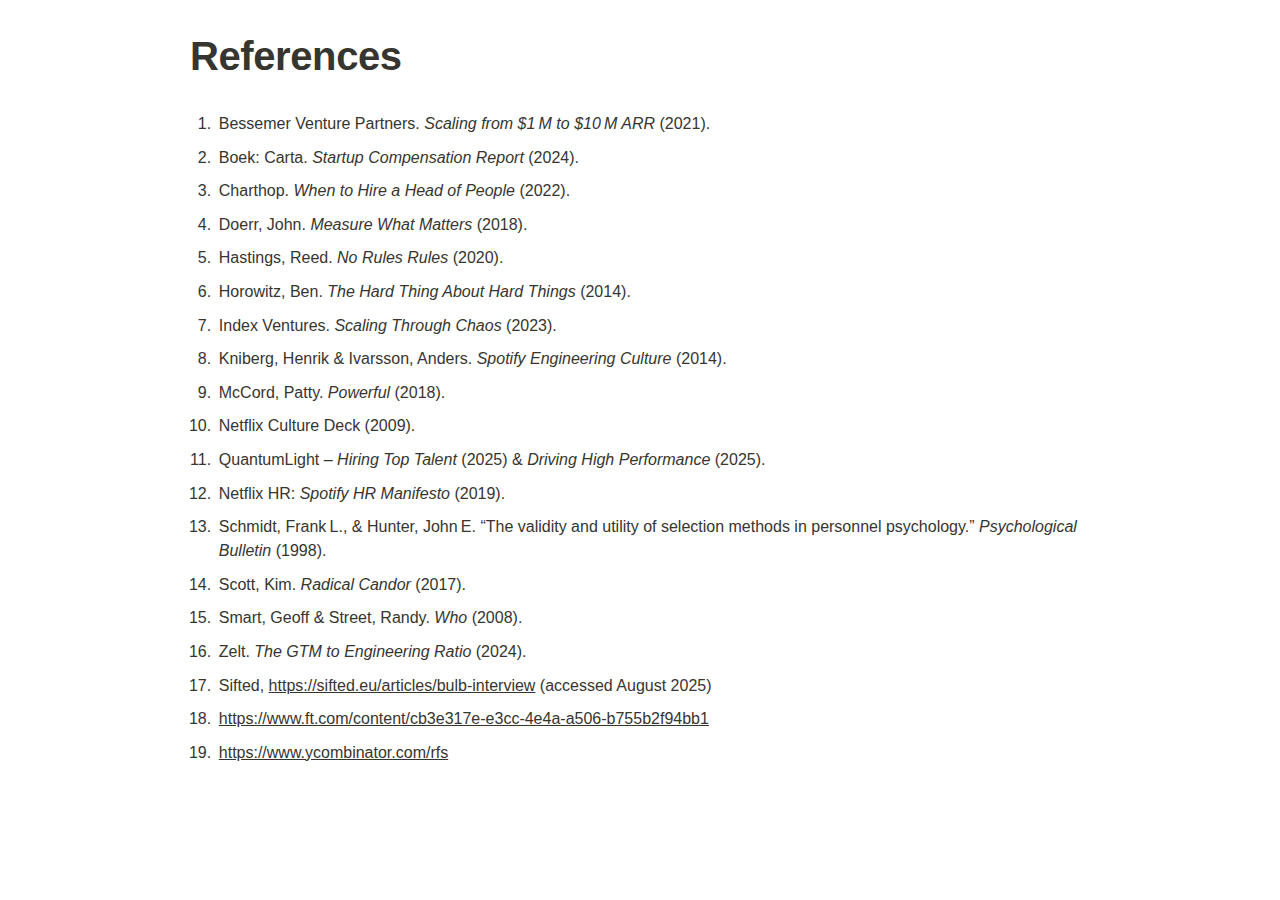
<file: exports/References 25059c70168c8009811dcbc2bde7a1a9.html>
<html><head><meta http-equiv="Content-Type" content="text/html; charset=utf-8"/><title>References</title><style>
/* cspell:disable-file */
/* webkit printing magic: print all background colors */
html {
	-webkit-print-color-adjust: exact;
}
* {
	box-sizing: border-box;
	-webkit-print-color-adjust: exact;
}

html,
body {
	margin: 0;
	padding: 0;
}
@media only screen {
	body {
		margin: 2em auto;
		max-width: 900px;
		color: rgb(55, 53, 47);
	}
}

body {
	line-height: 1.5;
	white-space: pre-wrap;
}

a,
a.visited {
	color: inherit;
	text-decoration: underline;
}

.pdf-relative-link-path {
	font-size: 80%;
	color: #444;
}

h1,
h2,
h3 {
	letter-spacing: -0.01em;
	line-height: 1.2;
	font-weight: 600;
	margin-bottom: 0;
}

.page-title {
	font-size: 2.5rem;
	font-weight: 700;
	margin-top: 0;
	margin-bottom: 0.75em;
}

h1 {
	font-size: 1.875rem;
	margin-top: 1.875rem;
}

h2 {
	font-size: 1.5rem;
	margin-top: 1.5rem;
}

h3 {
	font-size: 1.25rem;
	margin-top: 1.25rem;
}

.source {
	border: 1px solid #ddd;
	border-radius: 3px;
	padding: 1.5em;
	word-break: break-all;
}

.callout {
	border-radius: 3px;
	padding: 1rem;
}

figure {
	margin: 1.25em 0;
	page-break-inside: avoid;
}

figcaption {
	opacity: 0.5;
	font-size: 85%;
	margin-top: 0.5em;
}

mark {
	background-color: transparent;
}

.indented {
	padding-left: 1.5em;
}

hr {
	background: transparent;
	display: block;
	width: 100%;
	height: 1px;
	visibility: visible;
	border: none;
	border-bottom: 1px solid rgba(55, 53, 47, 0.09);
}

img {
	max-width: 100%;
}

@media only print {
	img {
		max-height: 100vh;
		object-fit: contain;
	}
}

@page {
	margin: 1in;
}

.collection-content {
	font-size: 0.875rem;
}

.column-list {
	display: flex;
	justify-content: space-between;
}

.column {
	padding: 0 1em;
}

.column:first-child {
	padding-left: 0;
}

.column:last-child {
	padding-right: 0;
}

.table_of_contents-item {
	display: block;
	font-size: 0.875rem;
	line-height: 1.3;
	padding: 0.125rem;
}

.table_of_contents-indent-1 {
	margin-left: 1.5rem;
}

.table_of_contents-indent-2 {
	margin-left: 3rem;
}

.table_of_contents-indent-3 {
	margin-left: 4.5rem;
}

.table_of_contents-link {
	text-decoration: none;
	opacity: 0.7;
	border-bottom: 1px solid rgba(55, 53, 47, 0.18);
}

table,
th,
td {
	border: 1px solid rgba(55, 53, 47, 0.09);
	border-collapse: collapse;
}

table {
	border-left: none;
	border-right: none;
}

th,
td {
	font-weight: normal;
	padding: 0.25em 0.5em;
	line-height: 1.5;
	min-height: 1.5em;
	text-align: left;
}

th {
	color: rgba(55, 53, 47, 0.6);
}

ol,
ul {
	margin: 0;
	margin-block-start: 0.6em;
	margin-block-end: 0.6em;
}

li > ol:first-child,
li > ul:first-child {
	margin-block-start: 0.6em;
}

ul > li {
	list-style: disc;
}

ul.to-do-list {
	padding-inline-start: 0;
}

ul.to-do-list > li {
	list-style: none;
}

.to-do-children-checked {
	text-decoration: line-through;
	opacity: 0.375;
}

ul.toggle > li {
	list-style: none;
}

ul {
	padding-inline-start: 1.7em;
}

ul > li {
	padding-left: 0.1em;
}

ol {
	padding-inline-start: 1.6em;
}

ol > li {
	padding-left: 0.2em;
}

.mono ol {
	padding-inline-start: 2em;
}

.mono ol > li {
	text-indent: -0.4em;
}

.toggle {
	padding-inline-start: 0em;
	list-style-type: none;
}

/* Indent toggle children */
.toggle > li > details {
	padding-left: 1.7em;
}

.toggle > li > details > summary {
	margin-left: -1.1em;
}

.selected-value {
	display: inline-block;
	padding: 0 0.5em;
	background: rgba(206, 205, 202, 0.5);
	border-radius: 3px;
	margin-right: 0.5em;
	margin-top: 0.3em;
	margin-bottom: 0.3em;
	white-space: nowrap;
}

.collection-title {
	display: inline-block;
	margin-right: 1em;
}

.page-description {
	margin-bottom: 2em;
}

.simple-table {
	margin-top: 1em;
	font-size: 0.875rem;
	empty-cells: show;
}
.simple-table td {
	height: 29px;
	min-width: 120px;
}

.simple-table th {
	height: 29px;
	min-width: 120px;
}

.simple-table-header-color {
	background: rgb(247, 246, 243);
	color: black;
}
.simple-table-header {
	font-weight: 500;
}

time {
	opacity: 0.5;
}

.icon {
	display: inline-block;
	max-width: 1.2em;
	max-height: 1.2em;
	text-decoration: none;
	vertical-align: text-bottom;
	margin-right: 0.5em;
}

img.icon {
	border-radius: 3px;
}

.user-icon {
	width: 1.5em;
	height: 1.5em;
	border-radius: 100%;
	margin-right: 0.5rem;
}

.user-icon-inner {
	font-size: 0.8em;
}

.text-icon {
	border: 1px solid #000;
	text-align: center;
}

.page-cover-image {
	display: block;
	object-fit: cover;
	width: 100%;
	max-height: 30vh;
}

.page-header-icon {
	font-size: 3rem;
	margin-bottom: 1rem;
}

.page-header-icon-with-cover {
	margin-top: -0.72em;
	margin-left: 0.07em;
}

.page-header-icon img {
	border-radius: 3px;
}

.link-to-page {
	margin: 1em 0;
	padding: 0;
	border: none;
	font-weight: 500;
}

p > .user {
	opacity: 0.5;
}

td > .user,
td > time {
	white-space: nowrap;
}

input[type="checkbox"] {
	transform: scale(1.5);
	margin-right: 0.6em;
	vertical-align: middle;
}

p {
	margin-top: 0.5em;
	margin-bottom: 0.5em;
}

.image {
	border: none;
	margin: 1.5em 0;
	padding: 0;
	border-radius: 0;
	text-align: center;
}

.code,
code {
	background: rgba(135, 131, 120, 0.15);
	border-radius: 3px;
	padding: 0.2em 0.4em;
	border-radius: 3px;
	font-size: 85%;
	tab-size: 2;
}

code {
	color: #eb5757;
}

.code {
	padding: 1.5em 1em;
}

.code-wrap {
	white-space: pre-wrap;
	word-break: break-all;
}

.code > code {
	background: none;
	padding: 0;
	font-size: 100%;
	color: inherit;
}

blockquote {
	font-size: 1.25em;
	margin: 1em 0;
	padding-left: 1em;
	border-left: 3px solid rgb(55, 53, 47);
}

.bookmark {
	text-decoration: none;
	max-height: 8em;
	padding: 0;
	display: flex;
	width: 100%;
	align-items: stretch;
}

.bookmark-title {
	font-size: 0.85em;
	overflow: hidden;
	text-overflow: ellipsis;
	height: 1.75em;
	white-space: nowrap;
}

.bookmark-text {
	display: flex;
	flex-direction: column;
}

.bookmark-info {
	flex: 4 1 180px;
	padding: 12px 14px 14px;
	display: flex;
	flex-direction: column;
	justify-content: space-between;
}

.bookmark-image {
	width: 33%;
	flex: 1 1 180px;
	display: block;
	position: relative;
	object-fit: cover;
	border-radius: 1px;
}

.bookmark-description {
	color: rgba(55, 53, 47, 0.6);
	font-size: 0.75em;
	overflow: hidden;
	max-height: 4.5em;
	word-break: break-word;
}

.bookmark-href {
	font-size: 0.75em;
	margin-top: 0.25em;
}

.sans { font-family: ui-sans-serif, -apple-system, BlinkMacSystemFont, "Segoe UI Variable Display", "Segoe UI", Helvetica, "Apple Color Emoji", Arial, sans-serif, "Segoe UI Emoji", "Segoe UI Symbol"; }
.code { font-family: "SFMono-Regular", Menlo, Consolas, "PT Mono", "Liberation Mono", Courier, monospace; }
.serif { font-family: Lyon-Text, Georgia, ui-serif, serif; }
.mono { font-family: iawriter-mono, Nitti, Menlo, Courier, monospace; }
.pdf .sans { font-family: Inter, ui-sans-serif, -apple-system, BlinkMacSystemFont, "Segoe UI Variable Display", "Segoe UI", Helvetica, "Apple Color Emoji", Arial, sans-serif, "Segoe UI Emoji", "Segoe UI Symbol", 'Twemoji', 'Noto Color Emoji', 'Noto Sans CJK JP'; }
.pdf:lang(zh-CN) .sans { font-family: Inter, ui-sans-serif, -apple-system, BlinkMacSystemFont, "Segoe UI Variable Display", "Segoe UI", Helvetica, "Apple Color Emoji", Arial, sans-serif, "Segoe UI Emoji", "Segoe UI Symbol", 'Twemoji', 'Noto Color Emoji', 'Noto Sans CJK SC'; }
.pdf:lang(zh-TW) .sans { font-family: Inter, ui-sans-serif, -apple-system, BlinkMacSystemFont, "Segoe UI Variable Display", "Segoe UI", Helvetica, "Apple Color Emoji", Arial, sans-serif, "Segoe UI Emoji", "Segoe UI Symbol", 'Twemoji', 'Noto Color Emoji', 'Noto Sans CJK TC'; }
.pdf:lang(ko-KR) .sans { font-family: Inter, ui-sans-serif, -apple-system, BlinkMacSystemFont, "Segoe UI Variable Display", "Segoe UI", Helvetica, "Apple Color Emoji", Arial, sans-serif, "Segoe UI Emoji", "Segoe UI Symbol", 'Twemoji', 'Noto Color Emoji', 'Noto Sans CJK KR'; }
.pdf .code { font-family: Source Code Pro, "SFMono-Regular", Menlo, Consolas, "PT Mono", "Liberation Mono", Courier, monospace, 'Twemoji', 'Noto Color Emoji', 'Noto Sans Mono CJK JP'; }
.pdf:lang(zh-CN) .code { font-family: Source Code Pro, "SFMono-Regular", Menlo, Consolas, "PT Mono", "Liberation Mono", Courier, monospace, 'Twemoji', 'Noto Color Emoji', 'Noto Sans Mono CJK SC'; }
.pdf:lang(zh-TW) .code { font-family: Source Code Pro, "SFMono-Regular", Menlo, Consolas, "PT Mono", "Liberation Mono", Courier, monospace, 'Twemoji', 'Noto Color Emoji', 'Noto Sans Mono CJK TC'; }
.pdf:lang(ko-KR) .code { font-family: Source Code Pro, "SFMono-Regular", Menlo, Consolas, "PT Mono", "Liberation Mono", Courier, monospace, 'Twemoji', 'Noto Color Emoji', 'Noto Sans Mono CJK KR'; }
.pdf .serif { font-family: PT Serif, Lyon-Text, Georgia, ui-serif, serif, 'Twemoji', 'Noto Color Emoji', 'Noto Serif CJK JP'; }
.pdf:lang(zh-CN) .serif { font-family: PT Serif, Lyon-Text, Georgia, ui-serif, serif, 'Twemoji', 'Noto Color Emoji', 'Noto Serif CJK SC'; }
.pdf:lang(zh-TW) .serif { font-family: PT Serif, Lyon-Text, Georgia, ui-serif, serif, 'Twemoji', 'Noto Color Emoji', 'Noto Serif CJK TC'; }
.pdf:lang(ko-KR) .serif { font-family: PT Serif, Lyon-Text, Georgia, ui-serif, serif, 'Twemoji', 'Noto Color Emoji', 'Noto Serif CJK KR'; }
.pdf .mono { font-family: PT Mono, iawriter-mono, Nitti, Menlo, Courier, monospace, 'Twemoji', 'Noto Color Emoji', 'Noto Sans Mono CJK JP'; }
.pdf:lang(zh-CN) .mono { font-family: PT Mono, iawriter-mono, Nitti, Menlo, Courier, monospace, 'Twemoji', 'Noto Color Emoji', 'Noto Sans Mono CJK SC'; }
.pdf:lang(zh-TW) .mono { font-family: PT Mono, iawriter-mono, Nitti, Menlo, Courier, monospace, 'Twemoji', 'Noto Color Emoji', 'Noto Sans Mono CJK TC'; }
.pdf:lang(ko-KR) .mono { font-family: PT Mono, iawriter-mono, Nitti, Menlo, Courier, monospace, 'Twemoji', 'Noto Color Emoji', 'Noto Sans Mono CJK KR'; }
.highlight-default {
	color: rgba(50, 48, 44, 1);
}
.highlight-gray {
	color: rgba(115, 114, 110, 1);
	fill: rgba(115, 114, 110, 1);
}
.highlight-brown {
	color: rgba(159, 107, 83, 1);
	fill: rgba(159, 107, 83, 1);
}
.highlight-orange {
	color: rgba(217, 115, 13, 1);
	fill: rgba(217, 115, 13, 1);
}
.highlight-yellow {
	color: rgba(203, 145, 47, 1);
	fill: rgba(203, 145, 47, 1);
}
.highlight-teal {
	color: rgba(68, 131, 97, 1);
	fill: rgba(68, 131, 97, 1);
}
.highlight-blue {
	color: rgba(51, 126, 169, 1);
	fill: rgba(51, 126, 169, 1);
}
.highlight-purple {
	color: rgba(144, 101, 176, 1);
	fill: rgba(144, 101, 176, 1);
}
.highlight-pink {
	color: rgba(193, 76, 138, 1);
	fill: rgba(193, 76, 138, 1);
}
.highlight-red {
	color: rgba(205, 60, 58, 1);
	fill: rgba(205, 60, 58, 1);
}
.highlight-default_background {
	color: rgba(50, 48, 44, 1);
}
.highlight-gray_background {
	background: rgba(248, 248, 247, 1);
}
.highlight-brown_background {
	background: rgba(244, 238, 238, 1);
}
.highlight-orange_background {
	background: rgba(251, 236, 221, 1);
}
.highlight-yellow_background {
	background: rgba(251, 243, 219, 1);
}
.highlight-teal_background {
	background: rgba(237, 243, 236, 1);
}
.highlight-blue_background {
	background: rgba(231, 243, 248, 1);
}
.highlight-purple_background {
	background: rgba(248, 243, 252, 1);
}
.highlight-pink_background {
	background: rgba(252, 241, 246, 1);
}
.highlight-red_background {
	background: rgba(253, 235, 236, 1);
}
.block-color-default {
	color: inherit;
	fill: inherit;
}
.block-color-gray {
	color: rgba(115, 114, 110, 1);
	fill: rgba(115, 114, 110, 1);
}
.block-color-brown {
	color: rgba(159, 107, 83, 1);
	fill: rgba(159, 107, 83, 1);
}
.block-color-orange {
	color: rgba(217, 115, 13, 1);
	fill: rgba(217, 115, 13, 1);
}
.block-color-yellow {
	color: rgba(203, 145, 47, 1);
	fill: rgba(203, 145, 47, 1);
}
.block-color-teal {
	color: rgba(68, 131, 97, 1);
	fill: rgba(68, 131, 97, 1);
}
.block-color-blue {
	color: rgba(51, 126, 169, 1);
	fill: rgba(51, 126, 169, 1);
}
.block-color-purple {
	color: rgba(144, 101, 176, 1);
	fill: rgba(144, 101, 176, 1);
}
.block-color-pink {
	color: rgba(193, 76, 138, 1);
	fill: rgba(193, 76, 138, 1);
}
.block-color-red {
	color: rgba(205, 60, 58, 1);
	fill: rgba(205, 60, 58, 1);
}
.block-color-default_background {
	color: inherit;
	fill: inherit;
}
.block-color-gray_background {
	background: rgba(248, 248, 247, 1);
}
.block-color-brown_background {
	background: rgba(244, 238, 238, 1);
}
.block-color-orange_background {
	background: rgba(251, 236, 221, 1);
}
.block-color-yellow_background {
	background: rgba(251, 243, 219, 1);
}
.block-color-teal_background {
	background: rgba(237, 243, 236, 1);
}
.block-color-blue_background {
	background: rgba(231, 243, 248, 1);
}
.block-color-purple_background {
	background: rgba(248, 243, 252, 1);
}
.block-color-pink_background {
	background: rgba(252, 241, 246, 1);
}
.block-color-red_background {
	background: rgba(253, 235, 236, 1);
}
.select-value-color-default { background-color: rgba(84, 72, 49, 0.08); }
.select-value-color-gray { background-color: rgba(84, 72, 49, 0.15); }
.select-value-color-brown { background-color: rgba(210, 162, 141, 0.35); }
.select-value-color-orange { background-color: rgba(224, 124, 57, 0.27); }
.select-value-color-yellow { background-color: rgba(236, 191, 66, 0.39); }
.select-value-color-green { background-color: rgba(123, 183, 129, 0.27); }
.select-value-color-blue { background-color: rgba(93, 165, 206, 0.27); }
.select-value-color-purple { background-color: rgba(168, 129, 197, 0.27); }
.select-value-color-pink { background-color: rgba(225, 136, 179, 0.27); }
.select-value-color-red { background-color: rgba(244, 171, 159, 0.4); }

.checkbox {
	display: inline-flex;
	vertical-align: text-bottom;
	width: 16;
	height: 16;
	background-size: 16px;
	margin-left: 2px;
	margin-right: 5px;
}

.checkbox-on {
	background-image: url("data:image/svg+xml;charset=UTF-8,%3Csvg%20width%3D%2216%22%20height%3D%2216%22%20viewBox%3D%220%200%2016%2016%22%20fill%3D%22none%22%20xmlns%3D%22http%3A%2F%2Fwww.w3.org%2F2000%2Fsvg%22%3E%0A%3Crect%20width%3D%2216%22%20height%3D%2216%22%20fill%3D%22%2358A9D7%22%2F%3E%0A%3Cpath%20d%3D%22M6.71429%2012.2852L14%204.9995L12.7143%203.71436L6.71429%209.71378L3.28571%206.2831L2%207.57092L6.71429%2012.2852Z%22%20fill%3D%22white%22%2F%3E%0A%3C%2Fsvg%3E");
}

.checkbox-off {
	background-image: url("data:image/svg+xml;charset=UTF-8,%3Csvg%20width%3D%2216%22%20height%3D%2216%22%20viewBox%3D%220%200%2016%2016%22%20fill%3D%22none%22%20xmlns%3D%22http%3A%2F%2Fwww.w3.org%2F2000%2Fsvg%22%3E%0A%3Crect%20x%3D%220.75%22%20y%3D%220.75%22%20width%3D%2214.5%22%20height%3D%2214.5%22%20fill%3D%22white%22%20stroke%3D%22%2336352F%22%20stroke-width%3D%221.5%22%2F%3E%0A%3C%2Fsvg%3E");
}
	
</style></head><body><article id="25059c70-168c-8009-811d-cbc2bde7a1a9" class="page sans"><header><h1 class="page-title">References</h1><p class="page-description"></p></header><div class="page-body"><ol type="1" id="25059c70-168c-80a9-8d67-e442c54cbc90" class="numbered-list" start="1"><li>Bessemer Venture Partners. <em>Scaling from $1 M to $10 M ARR</em> (2021).</li></ol><ol type="1" id="25059c70-168c-80ca-8d5d-d3c360791a73" class="numbered-list" start="2"><li>Boek: Carta. <em>Startup Compensation Report</em> (2024).</li></ol><ol type="1" id="25059c70-168c-809d-b220-ca87fa085272" class="numbered-list" start="3"><li>Charthop. <em>When to Hire a Head of People</em> (2022).</li></ol><ol type="1" id="25059c70-168c-80c5-9e5e-d7c63e2a3320" class="numbered-list" start="4"><li>Doerr, John. <em>Measure What Matters</em> (2018).</li></ol><ol type="1" id="25059c70-168c-8007-adb6-edead3b795e0" class="numbered-list" start="5"><li>Hastings, Reed. <em>No Rules Rules</em> (2020).</li></ol><ol type="1" id="25059c70-168c-809c-ac5b-f123c8e3f3d3" class="numbered-list" start="6"><li>Horowitz, Ben. <em>The Hard Thing About Hard Things</em> (2014).</li></ol><ol type="1" id="25059c70-168c-804d-8266-e464b2dbd910" class="numbered-list" start="7"><li>Index Ventures. <em>Scaling Through Chaos</em> (2023).</li></ol><ol type="1" id="25059c70-168c-80f9-9cfe-da4ba63bc988" class="numbered-list" start="8"><li>Kniberg, Henrik &amp; Ivarsson, Anders. <em>Spotify Engineering Culture</em> (2014).</li></ol><ol type="1" id="25059c70-168c-8005-9886-f607ac227126" class="numbered-list" start="9"><li>McCord, Patty. <em>Powerful</em> (2018).</li></ol><ol type="1" id="25059c70-168c-80f4-aef0-f7abf6bd7a9f" class="numbered-list" start="10"><li>Netflix Culture Deck (2009).</li></ol><ol type="1" id="25059c70-168c-8020-961a-dc4579e0d493" class="numbered-list" start="11"><li>QuantumLight – <em>Hiring Top Talent</em> (2025) &amp; <em>Driving High Performance</em> (2025).</li></ol><ol type="1" id="25059c70-168c-8000-94ae-d8d41ddaaeb9" class="numbered-list" start="12"><li>Netflix HR: <em>Spotify HR Manifesto</em> (2019).</li></ol><ol type="1" id="25059c70-168c-8001-bfdf-f7cf0599c1e3" class="numbered-list" start="13"><li>Schmidt, Frank L., &amp; Hunter, John E. “The validity and utility of selection methods in personnel psychology.” <em>Psychological Bulletin</em> (1998).</li></ol><ol type="1" id="25059c70-168c-8077-a580-d7191b33f820" class="numbered-list" start="14"><li>Scott, Kim. <em>Radical Candor</em> (2017).</li></ol><ol type="1" id="25059c70-168c-80d5-803e-f47bf890b580" class="numbered-list" start="15"><li>Smart, Geoff &amp; Street, Randy. <em>Who</em> (2008).</li></ol><ol type="1" id="25059c70-168c-80d9-91f4-c35673734977" class="numbered-list" start="16"><li>Zelt. <em>The GTM to Engineering Ratio</em> (2024).</li></ol><ol type="1" id="25059c70-168c-8022-a264-f2432f888465" class="numbered-list" start="17"><li>Sifted, <a href="https://sifted.eu/articles/bulb-interview">https://sifted.eu/articles/bulb-interview</a> (accessed August 2025) </li></ol><ol type="1" id="25059c70-168c-803e-9a4c-cb548e07298d" class="numbered-list" start="18"><li><a href="https://www.ft.com/content/cb3e317e-e3cc-4e4a-a506-b755b2f94bb1">https://www.ft.com/content/cb3e317e-e3cc-4e4a-a506-b755b2f94bb1</a> </li></ol><ol type="1" id="25059c70-168c-808c-9902-ea80497f420d" class="numbered-list" start="19"><li><a href="https://www.ycombinator.com/rfs">https://www.ycombinator.com/rfs</a></li></ol></div></article><span class="sans" style="font-size:14px;padding-top:2em"></span></body></html>
</file>
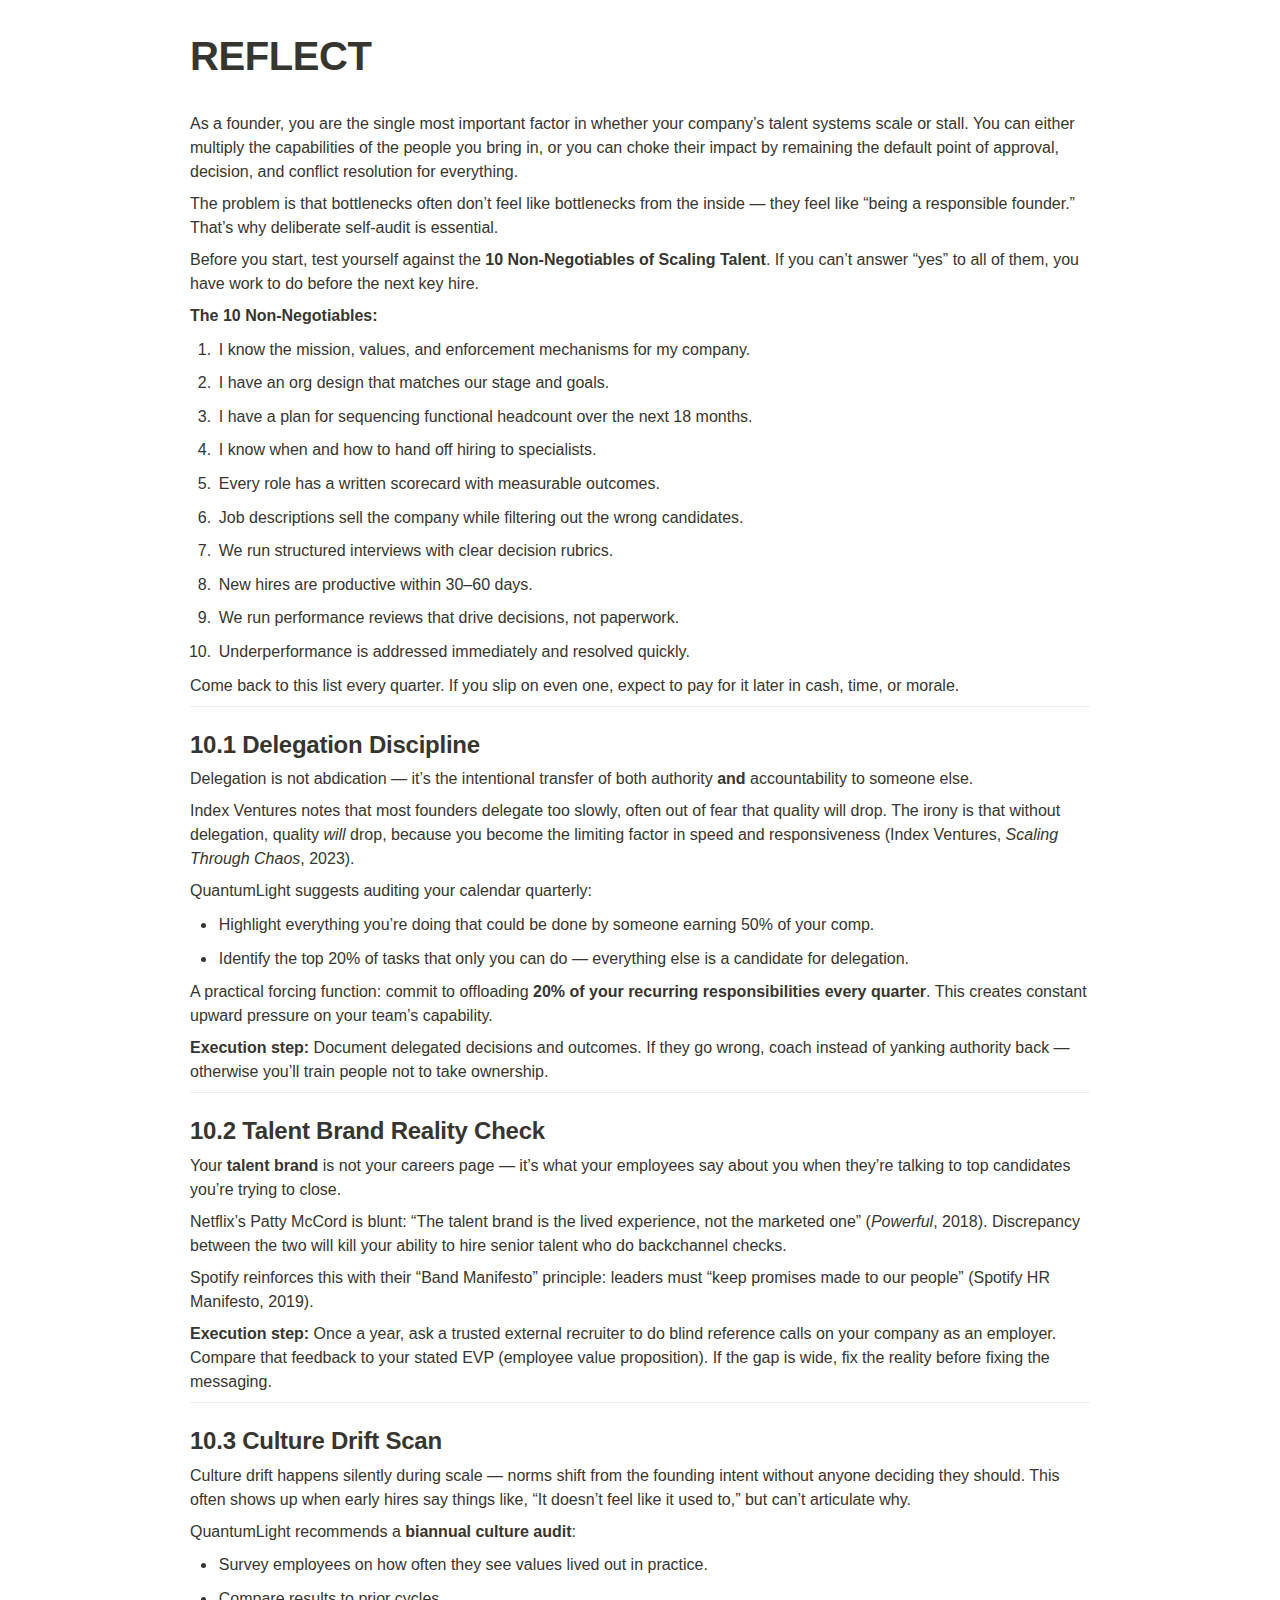
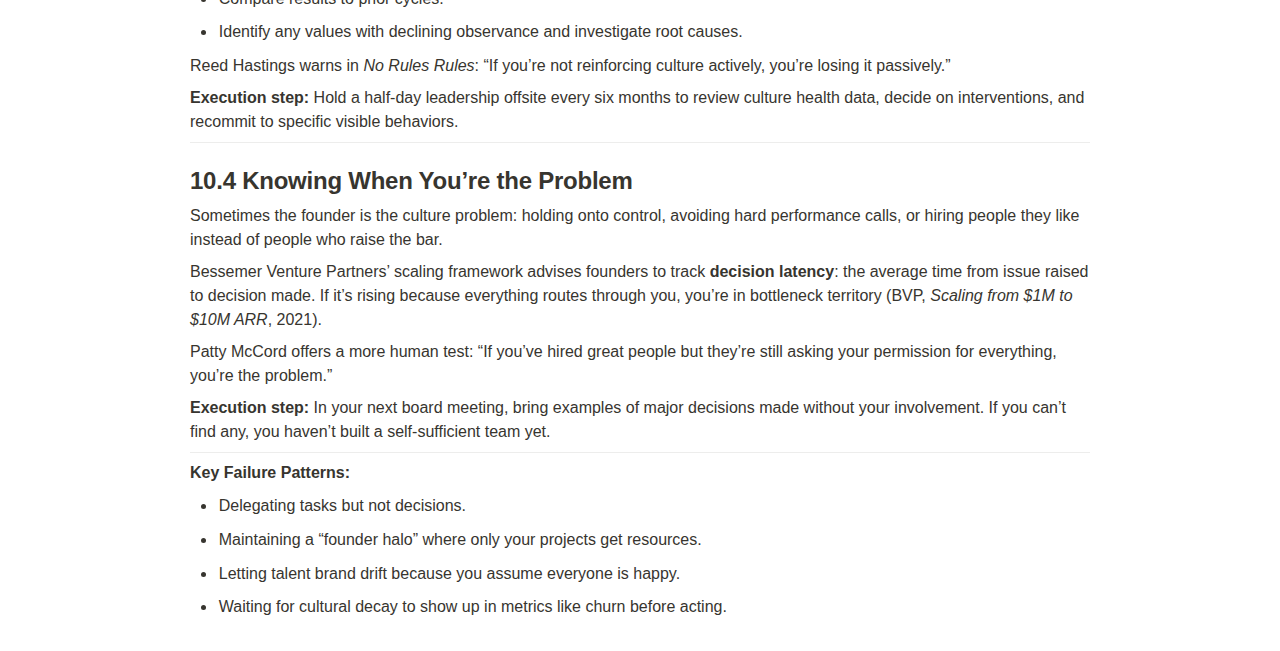
<file: exports/REFLECT 25059c70168c80f58431f2e11463356b.html>
<html><head><meta http-equiv="Content-Type" content="text/html; charset=utf-8"/><title>REFLECT</title><style>
/* cspell:disable-file */
/* webkit printing magic: print all background colors */
html {
	-webkit-print-color-adjust: exact;
}
* {
	box-sizing: border-box;
	-webkit-print-color-adjust: exact;
}

html,
body {
	margin: 0;
	padding: 0;
}
@media only screen {
	body {
		margin: 2em auto;
		max-width: 900px;
		color: rgb(55, 53, 47);
	}
}

body {
	line-height: 1.5;
	white-space: pre-wrap;
}

a,
a.visited {
	color: inherit;
	text-decoration: underline;
}

.pdf-relative-link-path {
	font-size: 80%;
	color: #444;
}

h1,
h2,
h3 {
	letter-spacing: -0.01em;
	line-height: 1.2;
	font-weight: 600;
	margin-bottom: 0;
}

.page-title {
	font-size: 2.5rem;
	font-weight: 700;
	margin-top: 0;
	margin-bottom: 0.75em;
}

h1 {
	font-size: 1.875rem;
	margin-top: 1.875rem;
}

h2 {
	font-size: 1.5rem;
	margin-top: 1.5rem;
}

h3 {
	font-size: 1.25rem;
	margin-top: 1.25rem;
}

.source {
	border: 1px solid #ddd;
	border-radius: 3px;
	padding: 1.5em;
	word-break: break-all;
}

.callout {
	border-radius: 3px;
	padding: 1rem;
}

figure {
	margin: 1.25em 0;
	page-break-inside: avoid;
}

figcaption {
	opacity: 0.5;
	font-size: 85%;
	margin-top: 0.5em;
}

mark {
	background-color: transparent;
}

.indented {
	padding-left: 1.5em;
}

hr {
	background: transparent;
	display: block;
	width: 100%;
	height: 1px;
	visibility: visible;
	border: none;
	border-bottom: 1px solid rgba(55, 53, 47, 0.09);
}

img {
	max-width: 100%;
}

@media only print {
	img {
		max-height: 100vh;
		object-fit: contain;
	}
}

@page {
	margin: 1in;
}

.collection-content {
	font-size: 0.875rem;
}

.column-list {
	display: flex;
	justify-content: space-between;
}

.column {
	padding: 0 1em;
}

.column:first-child {
	padding-left: 0;
}

.column:last-child {
	padding-right: 0;
}

.table_of_contents-item {
	display: block;
	font-size: 0.875rem;
	line-height: 1.3;
	padding: 0.125rem;
}

.table_of_contents-indent-1 {
	margin-left: 1.5rem;
}

.table_of_contents-indent-2 {
	margin-left: 3rem;
}

.table_of_contents-indent-3 {
	margin-left: 4.5rem;
}

.table_of_contents-link {
	text-decoration: none;
	opacity: 0.7;
	border-bottom: 1px solid rgba(55, 53, 47, 0.18);
}

table,
th,
td {
	border: 1px solid rgba(55, 53, 47, 0.09);
	border-collapse: collapse;
}

table {
	border-left: none;
	border-right: none;
}

th,
td {
	font-weight: normal;
	padding: 0.25em 0.5em;
	line-height: 1.5;
	min-height: 1.5em;
	text-align: left;
}

th {
	color: rgba(55, 53, 47, 0.6);
}

ol,
ul {
	margin: 0;
	margin-block-start: 0.6em;
	margin-block-end: 0.6em;
}

li > ol:first-child,
li > ul:first-child {
	margin-block-start: 0.6em;
}

ul > li {
	list-style: disc;
}

ul.to-do-list {
	padding-inline-start: 0;
}

ul.to-do-list > li {
	list-style: none;
}

.to-do-children-checked {
	text-decoration: line-through;
	opacity: 0.375;
}

ul.toggle > li {
	list-style: none;
}

ul {
	padding-inline-start: 1.7em;
}

ul > li {
	padding-left: 0.1em;
}

ol {
	padding-inline-start: 1.6em;
}

ol > li {
	padding-left: 0.2em;
}

.mono ol {
	padding-inline-start: 2em;
}

.mono ol > li {
	text-indent: -0.4em;
}

.toggle {
	padding-inline-start: 0em;
	list-style-type: none;
}

/* Indent toggle children */
.toggle > li > details {
	padding-left: 1.7em;
}

.toggle > li > details > summary {
	margin-left: -1.1em;
}

.selected-value {
	display: inline-block;
	padding: 0 0.5em;
	background: rgba(206, 205, 202, 0.5);
	border-radius: 3px;
	margin-right: 0.5em;
	margin-top: 0.3em;
	margin-bottom: 0.3em;
	white-space: nowrap;
}

.collection-title {
	display: inline-block;
	margin-right: 1em;
}

.page-description {
	margin-bottom: 2em;
}

.simple-table {
	margin-top: 1em;
	font-size: 0.875rem;
	empty-cells: show;
}
.simple-table td {
	height: 29px;
	min-width: 120px;
}

.simple-table th {
	height: 29px;
	min-width: 120px;
}

.simple-table-header-color {
	background: rgb(247, 246, 243);
	color: black;
}
.simple-table-header {
	font-weight: 500;
}

time {
	opacity: 0.5;
}

.icon {
	display: inline-block;
	max-width: 1.2em;
	max-height: 1.2em;
	text-decoration: none;
	vertical-align: text-bottom;
	margin-right: 0.5em;
}

img.icon {
	border-radius: 3px;
}

.user-icon {
	width: 1.5em;
	height: 1.5em;
	border-radius: 100%;
	margin-right: 0.5rem;
}

.user-icon-inner {
	font-size: 0.8em;
}

.text-icon {
	border: 1px solid #000;
	text-align: center;
}

.page-cover-image {
	display: block;
	object-fit: cover;
	width: 100%;
	max-height: 30vh;
}

.page-header-icon {
	font-size: 3rem;
	margin-bottom: 1rem;
}

.page-header-icon-with-cover {
	margin-top: -0.72em;
	margin-left: 0.07em;
}

.page-header-icon img {
	border-radius: 3px;
}

.link-to-page {
	margin: 1em 0;
	padding: 0;
	border: none;
	font-weight: 500;
}

p > .user {
	opacity: 0.5;
}

td > .user,
td > time {
	white-space: nowrap;
}

input[type="checkbox"] {
	transform: scale(1.5);
	margin-right: 0.6em;
	vertical-align: middle;
}

p {
	margin-top: 0.5em;
	margin-bottom: 0.5em;
}

.image {
	border: none;
	margin: 1.5em 0;
	padding: 0;
	border-radius: 0;
	text-align: center;
}

.code,
code {
	background: rgba(135, 131, 120, 0.15);
	border-radius: 3px;
	padding: 0.2em 0.4em;
	border-radius: 3px;
	font-size: 85%;
	tab-size: 2;
}

code {
	color: #eb5757;
}

.code {
	padding: 1.5em 1em;
}

.code-wrap {
	white-space: pre-wrap;
	word-break: break-all;
}

.code > code {
	background: none;
	padding: 0;
	font-size: 100%;
	color: inherit;
}

blockquote {
	font-size: 1.25em;
	margin: 1em 0;
	padding-left: 1em;
	border-left: 3px solid rgb(55, 53, 47);
}

.bookmark {
	text-decoration: none;
	max-height: 8em;
	padding: 0;
	display: flex;
	width: 100%;
	align-items: stretch;
}

.bookmark-title {
	font-size: 0.85em;
	overflow: hidden;
	text-overflow: ellipsis;
	height: 1.75em;
	white-space: nowrap;
}

.bookmark-text {
	display: flex;
	flex-direction: column;
}

.bookmark-info {
	flex: 4 1 180px;
	padding: 12px 14px 14px;
	display: flex;
	flex-direction: column;
	justify-content: space-between;
}

.bookmark-image {
	width: 33%;
	flex: 1 1 180px;
	display: block;
	position: relative;
	object-fit: cover;
	border-radius: 1px;
}

.bookmark-description {
	color: rgba(55, 53, 47, 0.6);
	font-size: 0.75em;
	overflow: hidden;
	max-height: 4.5em;
	word-break: break-word;
}

.bookmark-href {
	font-size: 0.75em;
	margin-top: 0.25em;
}

.sans { font-family: ui-sans-serif, -apple-system, BlinkMacSystemFont, "Segoe UI Variable Display", "Segoe UI", Helvetica, "Apple Color Emoji", Arial, sans-serif, "Segoe UI Emoji", "Segoe UI Symbol"; }
.code { font-family: "SFMono-Regular", Menlo, Consolas, "PT Mono", "Liberation Mono", Courier, monospace; }
.serif { font-family: Lyon-Text, Georgia, ui-serif, serif; }
.mono { font-family: iawriter-mono, Nitti, Menlo, Courier, monospace; }
.pdf .sans { font-family: Inter, ui-sans-serif, -apple-system, BlinkMacSystemFont, "Segoe UI Variable Display", "Segoe UI", Helvetica, "Apple Color Emoji", Arial, sans-serif, "Segoe UI Emoji", "Segoe UI Symbol", 'Twemoji', 'Noto Color Emoji', 'Noto Sans CJK JP'; }
.pdf:lang(zh-CN) .sans { font-family: Inter, ui-sans-serif, -apple-system, BlinkMacSystemFont, "Segoe UI Variable Display", "Segoe UI", Helvetica, "Apple Color Emoji", Arial, sans-serif, "Segoe UI Emoji", "Segoe UI Symbol", 'Twemoji', 'Noto Color Emoji', 'Noto Sans CJK SC'; }
.pdf:lang(zh-TW) .sans { font-family: Inter, ui-sans-serif, -apple-system, BlinkMacSystemFont, "Segoe UI Variable Display", "Segoe UI", Helvetica, "Apple Color Emoji", Arial, sans-serif, "Segoe UI Emoji", "Segoe UI Symbol", 'Twemoji', 'Noto Color Emoji', 'Noto Sans CJK TC'; }
.pdf:lang(ko-KR) .sans { font-family: Inter, ui-sans-serif, -apple-system, BlinkMacSystemFont, "Segoe UI Variable Display", "Segoe UI", Helvetica, "Apple Color Emoji", Arial, sans-serif, "Segoe UI Emoji", "Segoe UI Symbol", 'Twemoji', 'Noto Color Emoji', 'Noto Sans CJK KR'; }
.pdf .code { font-family: Source Code Pro, "SFMono-Regular", Menlo, Consolas, "PT Mono", "Liberation Mono", Courier, monospace, 'Twemoji', 'Noto Color Emoji', 'Noto Sans Mono CJK JP'; }
.pdf:lang(zh-CN) .code { font-family: Source Code Pro, "SFMono-Regular", Menlo, Consolas, "PT Mono", "Liberation Mono", Courier, monospace, 'Twemoji', 'Noto Color Emoji', 'Noto Sans Mono CJK SC'; }
.pdf:lang(zh-TW) .code { font-family: Source Code Pro, "SFMono-Regular", Menlo, Consolas, "PT Mono", "Liberation Mono", Courier, monospace, 'Twemoji', 'Noto Color Emoji', 'Noto Sans Mono CJK TC'; }
.pdf:lang(ko-KR) .code { font-family: Source Code Pro, "SFMono-Regular", Menlo, Consolas, "PT Mono", "Liberation Mono", Courier, monospace, 'Twemoji', 'Noto Color Emoji', 'Noto Sans Mono CJK KR'; }
.pdf .serif { font-family: PT Serif, Lyon-Text, Georgia, ui-serif, serif, 'Twemoji', 'Noto Color Emoji', 'Noto Serif CJK JP'; }
.pdf:lang(zh-CN) .serif { font-family: PT Serif, Lyon-Text, Georgia, ui-serif, serif, 'Twemoji', 'Noto Color Emoji', 'Noto Serif CJK SC'; }
.pdf:lang(zh-TW) .serif { font-family: PT Serif, Lyon-Text, Georgia, ui-serif, serif, 'Twemoji', 'Noto Color Emoji', 'Noto Serif CJK TC'; }
.pdf:lang(ko-KR) .serif { font-family: PT Serif, Lyon-Text, Georgia, ui-serif, serif, 'Twemoji', 'Noto Color Emoji', 'Noto Serif CJK KR'; }
.pdf .mono { font-family: PT Mono, iawriter-mono, Nitti, Menlo, Courier, monospace, 'Twemoji', 'Noto Color Emoji', 'Noto Sans Mono CJK JP'; }
.pdf:lang(zh-CN) .mono { font-family: PT Mono, iawriter-mono, Nitti, Menlo, Courier, monospace, 'Twemoji', 'Noto Color Emoji', 'Noto Sans Mono CJK SC'; }
.pdf:lang(zh-TW) .mono { font-family: PT Mono, iawriter-mono, Nitti, Menlo, Courier, monospace, 'Twemoji', 'Noto Color Emoji', 'Noto Sans Mono CJK TC'; }
.pdf:lang(ko-KR) .mono { font-family: PT Mono, iawriter-mono, Nitti, Menlo, Courier, monospace, 'Twemoji', 'Noto Color Emoji', 'Noto Sans Mono CJK KR'; }
.highlight-default {
	color: rgba(50, 48, 44, 1);
}
.highlight-gray {
	color: rgba(115, 114, 110, 1);
	fill: rgba(115, 114, 110, 1);
}
.highlight-brown {
	color: rgba(159, 107, 83, 1);
	fill: rgba(159, 107, 83, 1);
}
.highlight-orange {
	color: rgba(217, 115, 13, 1);
	fill: rgba(217, 115, 13, 1);
}
.highlight-yellow {
	color: rgba(203, 145, 47, 1);
	fill: rgba(203, 145, 47, 1);
}
.highlight-teal {
	color: rgba(68, 131, 97, 1);
	fill: rgba(68, 131, 97, 1);
}
.highlight-blue {
	color: rgba(51, 126, 169, 1);
	fill: rgba(51, 126, 169, 1);
}
.highlight-purple {
	color: rgba(144, 101, 176, 1);
	fill: rgba(144, 101, 176, 1);
}
.highlight-pink {
	color: rgba(193, 76, 138, 1);
	fill: rgba(193, 76, 138, 1);
}
.highlight-red {
	color: rgba(205, 60, 58, 1);
	fill: rgba(205, 60, 58, 1);
}
.highlight-default_background {
	color: rgba(50, 48, 44, 1);
}
.highlight-gray_background {
	background: rgba(248, 248, 247, 1);
}
.highlight-brown_background {
	background: rgba(244, 238, 238, 1);
}
.highlight-orange_background {
	background: rgba(251, 236, 221, 1);
}
.highlight-yellow_background {
	background: rgba(251, 243, 219, 1);
}
.highlight-teal_background {
	background: rgba(237, 243, 236, 1);
}
.highlight-blue_background {
	background: rgba(231, 243, 248, 1);
}
.highlight-purple_background {
	background: rgba(248, 243, 252, 1);
}
.highlight-pink_background {
	background: rgba(252, 241, 246, 1);
}
.highlight-red_background {
	background: rgba(253, 235, 236, 1);
}
.block-color-default {
	color: inherit;
	fill: inherit;
}
.block-color-gray {
	color: rgba(115, 114, 110, 1);
	fill: rgba(115, 114, 110, 1);
}
.block-color-brown {
	color: rgba(159, 107, 83, 1);
	fill: rgba(159, 107, 83, 1);
}
.block-color-orange {
	color: rgba(217, 115, 13, 1);
	fill: rgba(217, 115, 13, 1);
}
.block-color-yellow {
	color: rgba(203, 145, 47, 1);
	fill: rgba(203, 145, 47, 1);
}
.block-color-teal {
	color: rgba(68, 131, 97, 1);
	fill: rgba(68, 131, 97, 1);
}
.block-color-blue {
	color: rgba(51, 126, 169, 1);
	fill: rgba(51, 126, 169, 1);
}
.block-color-purple {
	color: rgba(144, 101, 176, 1);
	fill: rgba(144, 101, 176, 1);
}
.block-color-pink {
	color: rgba(193, 76, 138, 1);
	fill: rgba(193, 76, 138, 1);
}
.block-color-red {
	color: rgba(205, 60, 58, 1);
	fill: rgba(205, 60, 58, 1);
}
.block-color-default_background {
	color: inherit;
	fill: inherit;
}
.block-color-gray_background {
	background: rgba(248, 248, 247, 1);
}
.block-color-brown_background {
	background: rgba(244, 238, 238, 1);
}
.block-color-orange_background {
	background: rgba(251, 236, 221, 1);
}
.block-color-yellow_background {
	background: rgba(251, 243, 219, 1);
}
.block-color-teal_background {
	background: rgba(237, 243, 236, 1);
}
.block-color-blue_background {
	background: rgba(231, 243, 248, 1);
}
.block-color-purple_background {
	background: rgba(248, 243, 252, 1);
}
.block-color-pink_background {
	background: rgba(252, 241, 246, 1);
}
.block-color-red_background {
	background: rgba(253, 235, 236, 1);
}
.select-value-color-default { background-color: rgba(84, 72, 49, 0.08); }
.select-value-color-gray { background-color: rgba(84, 72, 49, 0.15); }
.select-value-color-brown { background-color: rgba(210, 162, 141, 0.35); }
.select-value-color-orange { background-color: rgba(224, 124, 57, 0.27); }
.select-value-color-yellow { background-color: rgba(236, 191, 66, 0.39); }
.select-value-color-green { background-color: rgba(123, 183, 129, 0.27); }
.select-value-color-blue { background-color: rgba(93, 165, 206, 0.27); }
.select-value-color-purple { background-color: rgba(168, 129, 197, 0.27); }
.select-value-color-pink { background-color: rgba(225, 136, 179, 0.27); }
.select-value-color-red { background-color: rgba(244, 171, 159, 0.4); }

.checkbox {
	display: inline-flex;
	vertical-align: text-bottom;
	width: 16;
	height: 16;
	background-size: 16px;
	margin-left: 2px;
	margin-right: 5px;
}

.checkbox-on {
	background-image: url("data:image/svg+xml;charset=UTF-8,%3Csvg%20width%3D%2216%22%20height%3D%2216%22%20viewBox%3D%220%200%2016%2016%22%20fill%3D%22none%22%20xmlns%3D%22http%3A%2F%2Fwww.w3.org%2F2000%2Fsvg%22%3E%0A%3Crect%20width%3D%2216%22%20height%3D%2216%22%20fill%3D%22%2358A9D7%22%2F%3E%0A%3Cpath%20d%3D%22M6.71429%2012.2852L14%204.9995L12.7143%203.71436L6.71429%209.71378L3.28571%206.2831L2%207.57092L6.71429%2012.2852Z%22%20fill%3D%22white%22%2F%3E%0A%3C%2Fsvg%3E");
}

.checkbox-off {
	background-image: url("data:image/svg+xml;charset=UTF-8,%3Csvg%20width%3D%2216%22%20height%3D%2216%22%20viewBox%3D%220%200%2016%2016%22%20fill%3D%22none%22%20xmlns%3D%22http%3A%2F%2Fwww.w3.org%2F2000%2Fsvg%22%3E%0A%3Crect%20x%3D%220.75%22%20y%3D%220.75%22%20width%3D%2214.5%22%20height%3D%2214.5%22%20fill%3D%22white%22%20stroke%3D%22%2336352F%22%20stroke-width%3D%221.5%22%2F%3E%0A%3C%2Fsvg%3E");
}
	
</style></head><body><article id="25059c70-168c-80f5-8431-f2e11463356b" class="page sans"><header><h1 class="page-title">REFLECT</h1><p class="page-description"></p></header><div class="page-body"><p id="25059c70-168c-80cc-894e-c1a69a74fa22" class="">As a founder, you are the single most important factor in whether your company’s talent systems scale or stall. You can either multiply the capabilities of the people you bring in, or you can choke their impact by remaining the default point of approval, decision, and conflict resolution for everything.</p><p id="25059c70-168c-80ae-a1bb-e5139b49d0b5" class="">The problem is that bottlenecks often don’t feel like bottlenecks from the inside — they feel like “being a responsible founder.” That’s why deliberate self-audit is essential.</p><p id="25059c70-168c-8029-9172-f15c87c3c2c6" class="">Before you start, test yourself against the <strong>10 Non-Negotiables of Scaling Talent</strong>. If you can’t answer “yes” to all of them, you have work to do before the next key hire.</p><p id="25059c70-168c-80e9-a02d-d35af8fb0e79" class=""><strong>The 10 Non-Negotiables:</strong></p><ol type="1" id="25059c70-168c-801c-9a76-fcab39406919" class="numbered-list" start="1"><li>I know the mission, values, and enforcement mechanisms for my company.</li></ol><ol type="1" id="25059c70-168c-80fb-a163-ed3f717aa64c" class="numbered-list" start="2"><li>I have an org design that matches our stage and goals.</li></ol><ol type="1" id="25059c70-168c-8087-97e7-eb52b8181802" class="numbered-list" start="3"><li>I have a plan for sequencing functional headcount over the next 18 months.</li></ol><ol type="1" id="25059c70-168c-80f8-ae64-dad6f8bb01e6" class="numbered-list" start="4"><li>I know when and how to hand off hiring to specialists.</li></ol><ol type="1" id="25059c70-168c-807b-b60f-e1525fc6162f" class="numbered-list" start="5"><li>Every role has a written scorecard with measurable outcomes.</li></ol><ol type="1" id="25059c70-168c-80bb-b903-e3f66d9fe8d0" class="numbered-list" start="6"><li>Job descriptions sell the company while filtering out the wrong candidates.</li></ol><ol type="1" id="25059c70-168c-8074-853a-dd14b4ab4250" class="numbered-list" start="7"><li>We run structured interviews with clear decision rubrics.</li></ol><ol type="1" id="25059c70-168c-80da-b62c-ee2f48406b12" class="numbered-list" start="8"><li>New hires are productive within 30–60 days.</li></ol><ol type="1" id="25059c70-168c-8064-9e9b-dc02d285eb57" class="numbered-list" start="9"><li>We run performance reviews that drive decisions, not paperwork.</li></ol><ol type="1" id="25059c70-168c-803a-a42f-fc84e152f5b8" class="numbered-list" start="10"><li>Underperformance is addressed immediately and resolved quickly.</li></ol><p id="25059c70-168c-8049-b986-efdd57c3e88d" class="">Come back to this list every quarter. If you slip on even one, expect to pay for it later in cash, time, or morale.</p><hr id="25059c70-168c-8087-8ad1-df49c9a26ff0"/><h2 id="25059c70-168c-8024-99b4-ddedc3395d82" class="">10.1 Delegation Discipline</h2><p id="25059c70-168c-801a-8bd8-ffec972ca5d4" class="">Delegation is not abdication — it’s the intentional transfer of both authority <strong>and</strong> accountability to someone else.</p><p id="25059c70-168c-80a9-97a2-def6dd7be905" class="">Index Ventures notes that most founders delegate too slowly, often out of fear that quality will drop. The irony is that without delegation, quality <em>will</em> drop, because you become the limiting factor in speed and responsiveness (Index Ventures, <em>Scaling Through Chaos</em>, 2023).</p><p id="25059c70-168c-8053-a3c4-eb111b87bf29" class="">QuantumLight suggests auditing your calendar quarterly:</p><ul id="25059c70-168c-80a2-aa7b-d9b3f8890452" class="bulleted-list"><li style="list-style-type:disc">Highlight everything you’re doing that could be done by someone earning 50% of your comp.</li></ul><ul id="25059c70-168c-80e5-9f79-cb9cff424bd2" class="bulleted-list"><li style="list-style-type:disc">Identify the top 20% of tasks that only you can do — everything else is a candidate for delegation.</li></ul><p id="25059c70-168c-8051-b97c-e52938a1b8df" class="">A practical forcing function: commit to offloading <strong>20% of your recurring responsibilities every quarter</strong>. This creates constant upward pressure on your team’s capability.</p><p id="25059c70-168c-8049-b86f-d30800fe48f3" class=""><strong>Execution step:</strong> Document delegated decisions and outcomes. If they go wrong, coach instead of yanking authority back — otherwise you’ll train people not to take ownership.</p><hr id="25059c70-168c-803f-a3f9-dc40c50e3697"/><h2 id="25059c70-168c-8016-a9b4-f5e604bc2b96" class="">10.2 Talent Brand Reality Check</h2><p id="25059c70-168c-807a-976d-fa7fe8e74bb1" class="">Your <strong>talent brand</strong> is not your careers page — it’s what your employees say about you when they’re talking to top candidates you’re trying to close.</p><p id="25059c70-168c-806c-9831-cc99cd94cec2" class="">Netflix’s Patty McCord is blunt: “The talent brand is the lived experience, not the marketed one” (<em>Powerful</em>, 2018). Discrepancy between the two will kill your ability to hire senior talent who do backchannel checks.</p><p id="25059c70-168c-8049-a515-d7a2d45947d7" class="">Spotify reinforces this with their “Band Manifesto” principle: leaders must “keep promises made to our people” (Spotify HR Manifesto, 2019).</p><p id="25059c70-168c-80a1-b69a-ce3731d51fd5" class=""><strong>Execution step:</strong> Once a year, ask a trusted external recruiter to do blind reference calls on your company as an employer. Compare that feedback to your stated EVP (employee value proposition). If the gap is wide, fix the reality before fixing the messaging.</p><hr id="25059c70-168c-80a7-afa0-d884b0732411"/><h2 id="25059c70-168c-8035-b83f-cef7c0356751" class="">10.3 Culture Drift Scan</h2><p id="25059c70-168c-808a-a941-eff006632248" class="">Culture drift happens silently during scale — norms shift from the founding intent without anyone deciding they should. This often shows up when early hires say things like, “It doesn’t feel like it used to,” but can’t articulate why.</p><p id="25059c70-168c-8050-96bc-c266a10c43ef" class="">QuantumLight recommends a <strong>biannual culture audit</strong>:</p><ul id="25059c70-168c-8040-8d91-e084482c4521" class="bulleted-list"><li style="list-style-type:disc">Survey employees on how often they see values lived out in practice.</li></ul><ul id="25059c70-168c-8009-ae21-fcefd3aaea29" class="bulleted-list"><li style="list-style-type:disc">Compare results to prior cycles.</li></ul><ul id="25059c70-168c-8055-8f93-fa24222d52bd" class="bulleted-list"><li style="list-style-type:disc">Identify any values with declining observance and investigate root causes.</li></ul><p id="25059c70-168c-8000-b356-dc736a6a2987" class="">Reed Hastings warns in <em>No Rules Rules</em>: “If you’re not reinforcing culture actively, you’re losing it passively.”</p><p id="25059c70-168c-80c5-adbe-e6ae2cd8b489" class=""><strong>Execution step:</strong> Hold a half-day leadership offsite every six months to review culture health data, decide on interventions, and recommit to specific visible behaviors.</p><hr id="25059c70-168c-80b8-b027-d609dc1d1fd2"/><h2 id="25059c70-168c-807b-94f8-f42a98de03d6" class="">10.4 Knowing When You’re the Problem</h2><p id="25059c70-168c-804e-adb5-d889048d5209" class="">Sometimes the founder is the culture problem: holding onto control, avoiding hard performance calls, or hiring people they like instead of people who raise the bar.</p><p id="25059c70-168c-80f6-a8f3-c199427b8d73" class="">Bessemer Venture Partners’ scaling framework advises founders to track <strong>decision latency</strong>: the average time from issue raised to decision made. If it’s rising because everything routes through you, you’re in bottleneck territory (BVP, <em>Scaling from $1M to $10M ARR</em>, 2021).</p><p id="25059c70-168c-80d5-a10d-edebb6ef5751" class="">Patty McCord offers a more human test: “If you’ve hired great people but they’re still asking your permission for everything, you’re the problem.”</p><p id="25059c70-168c-804f-9ceb-f21a586ddeef" class=""><strong>Execution step:</strong> In your next board meeting, bring examples of major decisions made without your involvement. If you can’t find any, you haven’t built a self-sufficient team yet.</p><hr id="25059c70-168c-80ff-b673-f263fb48f778"/><p id="25059c70-168c-80e0-8db4-e14ba70637ea" class=""><strong>Key Failure Patterns:</strong></p><ul id="25059c70-168c-80c3-89dd-eeee28ae9321" class="bulleted-list"><li style="list-style-type:disc">Delegating tasks but not decisions.</li></ul><ul id="25059c70-168c-80b6-9fac-c8a7e3285666" class="bulleted-list"><li style="list-style-type:disc">Maintaining a “founder halo” where only your projects get resources.</li></ul><ul id="25059c70-168c-8061-934e-d067b22df9fe" class="bulleted-list"><li style="list-style-type:disc">Letting talent brand drift because you assume everyone is happy.</li></ul><ul id="25059c70-168c-804e-afd0-c9e337a86cd2" class="bulleted-list"><li style="list-style-type:disc">Waiting for cultural decay to show up in metrics like churn before acting.</li></ul></div></article><span class="sans" style="font-size:14px;padding-top:2em"></span></body></html>
</file>
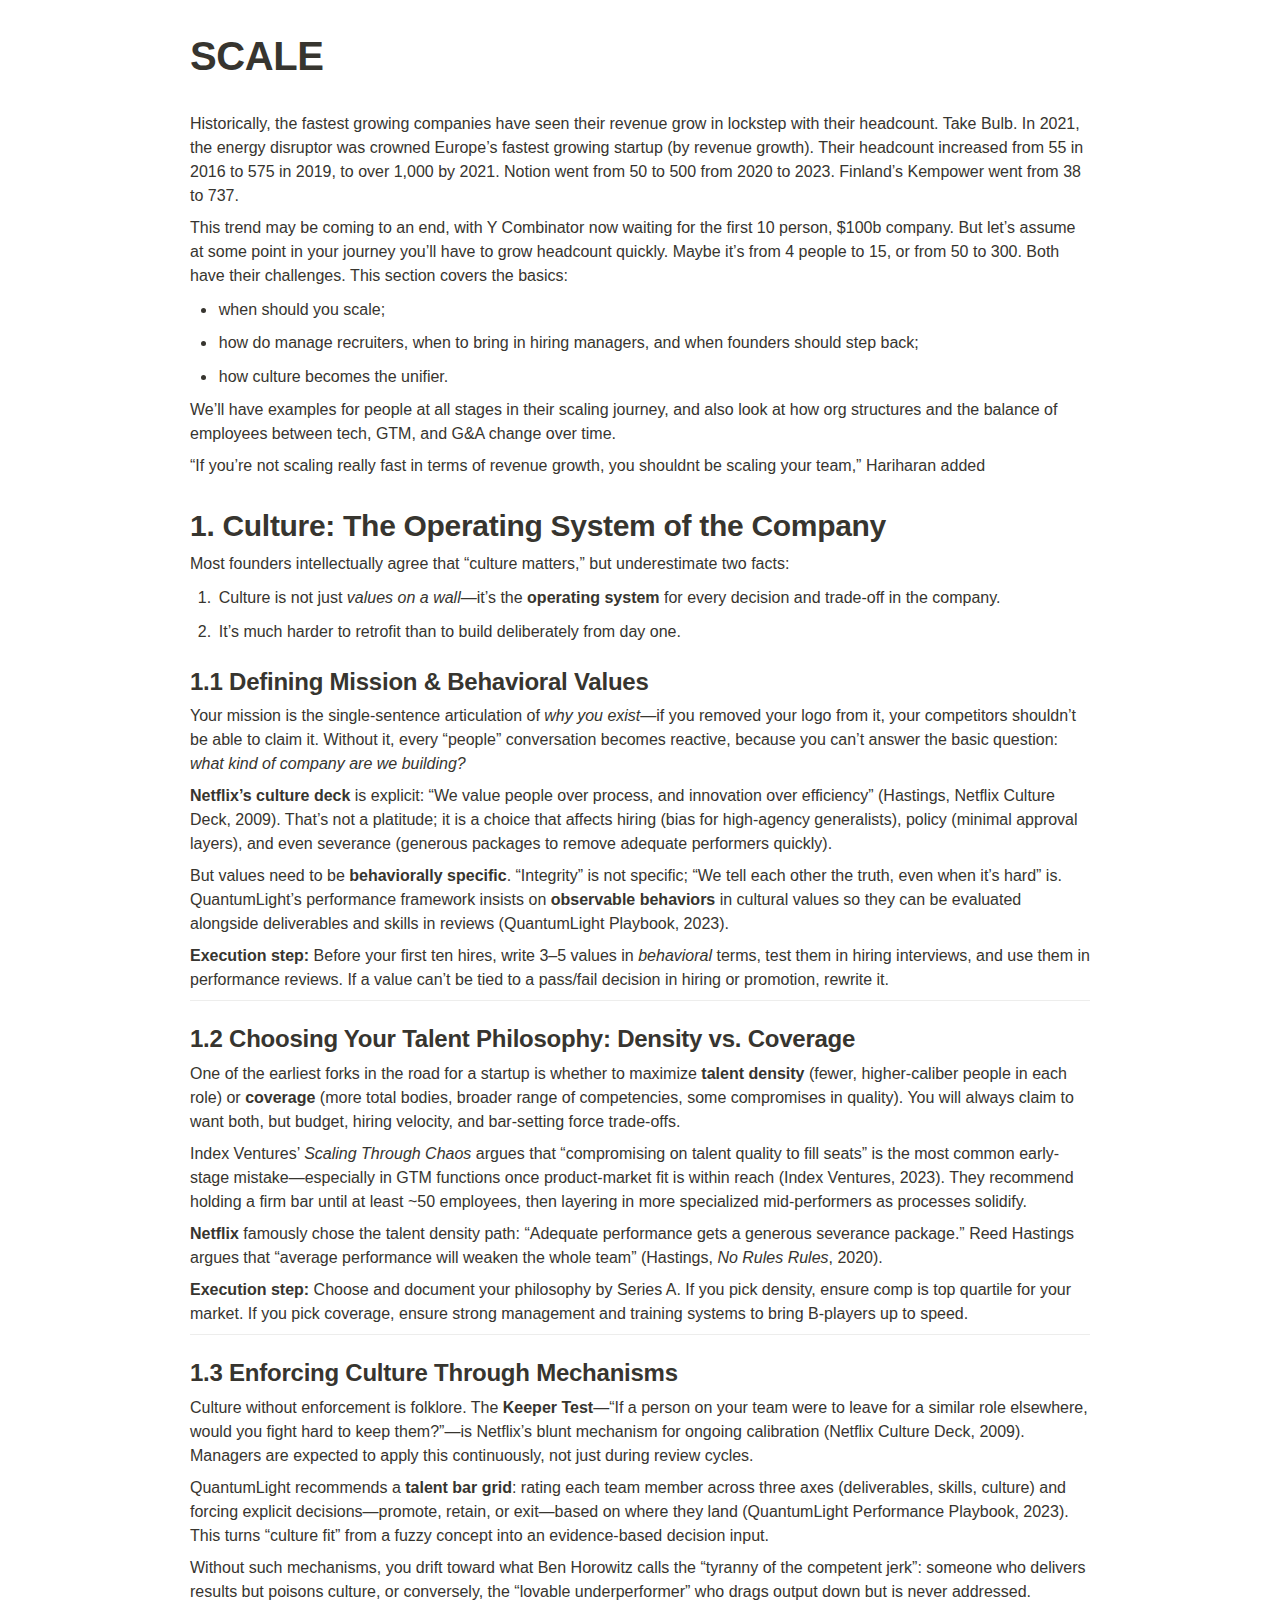
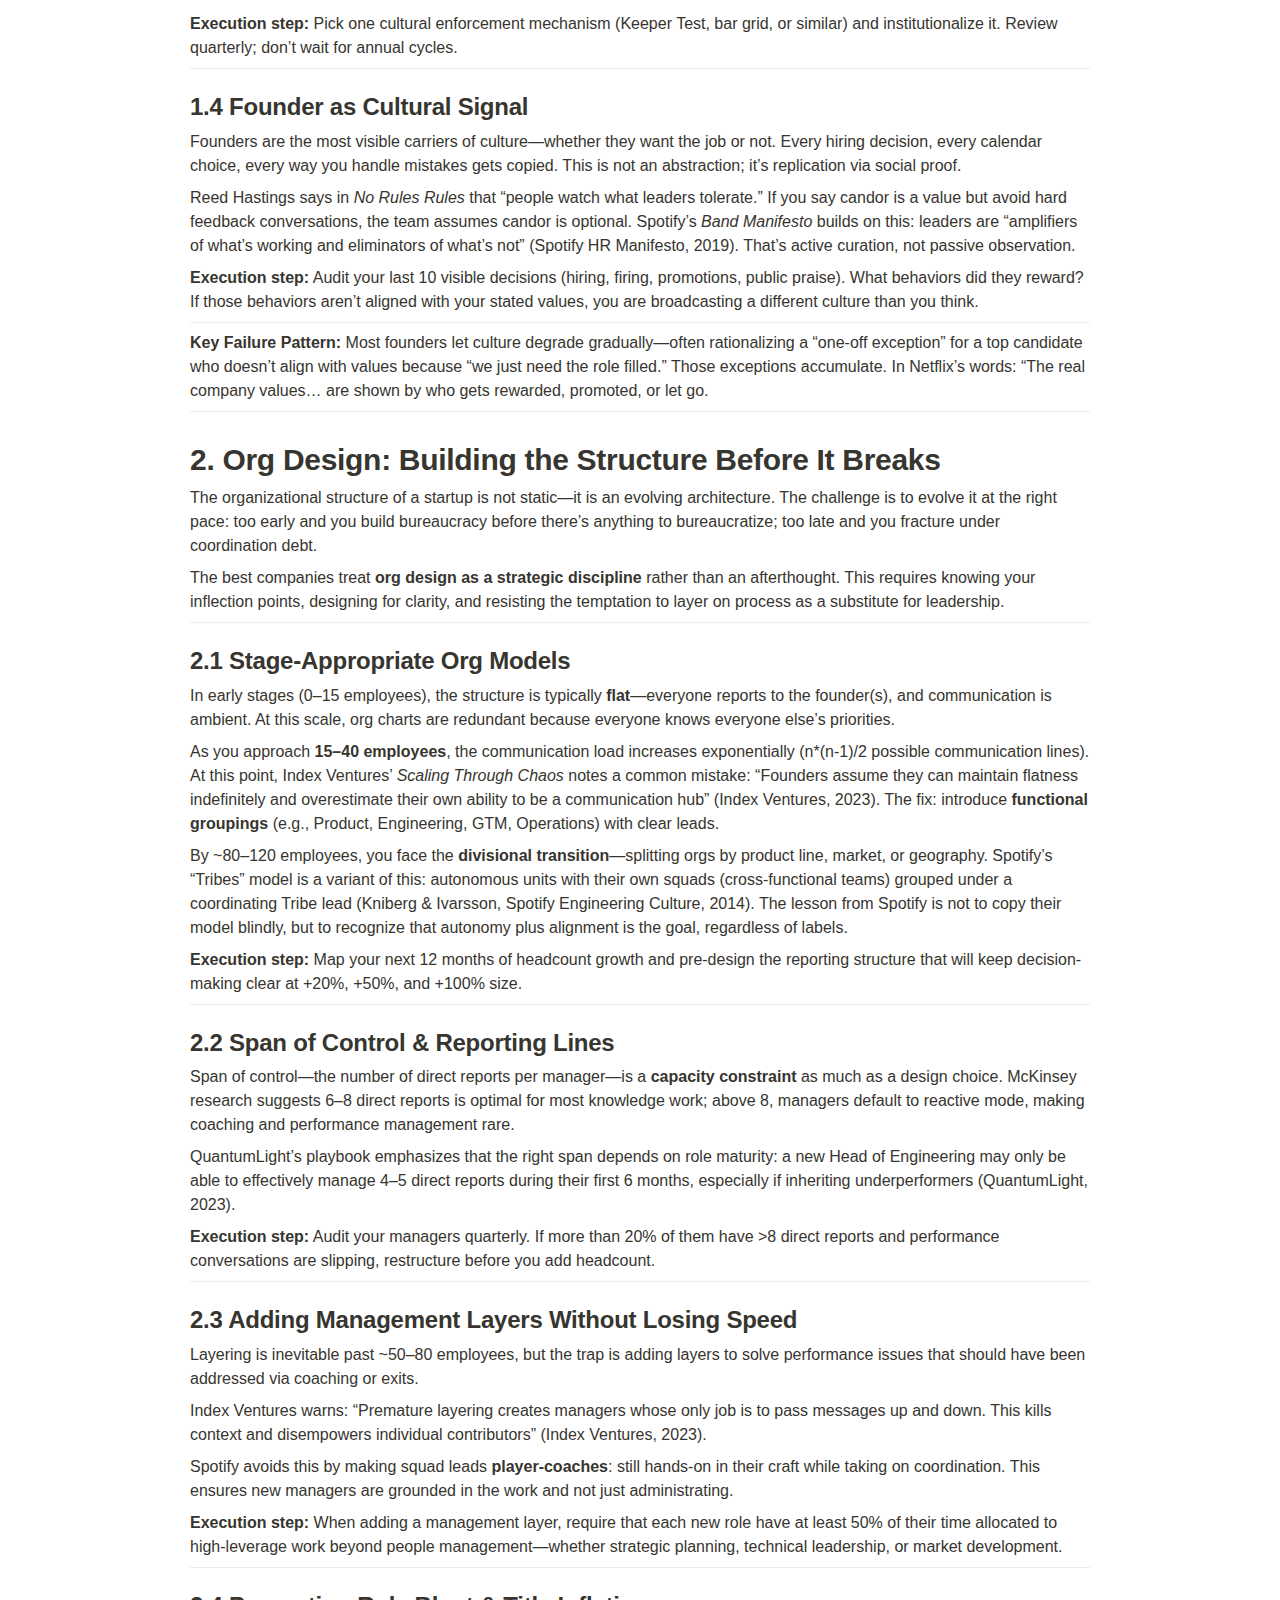
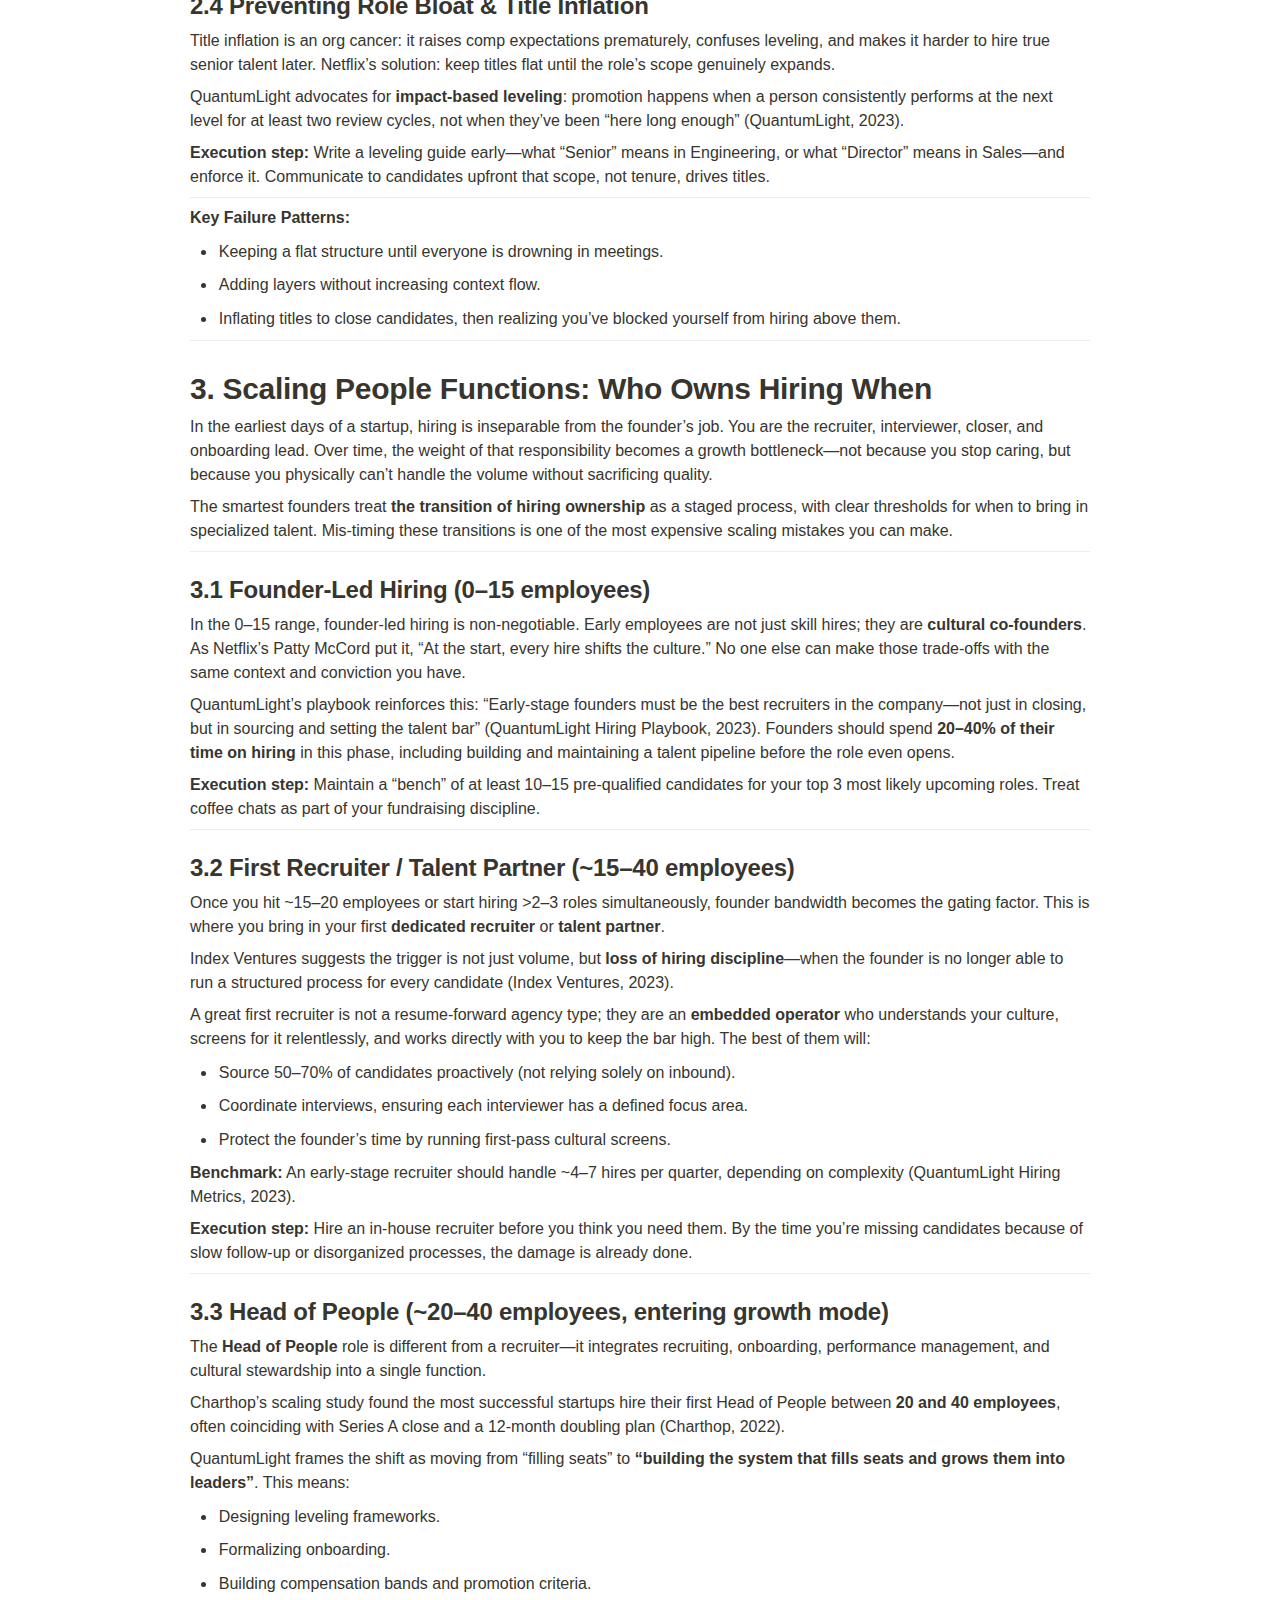
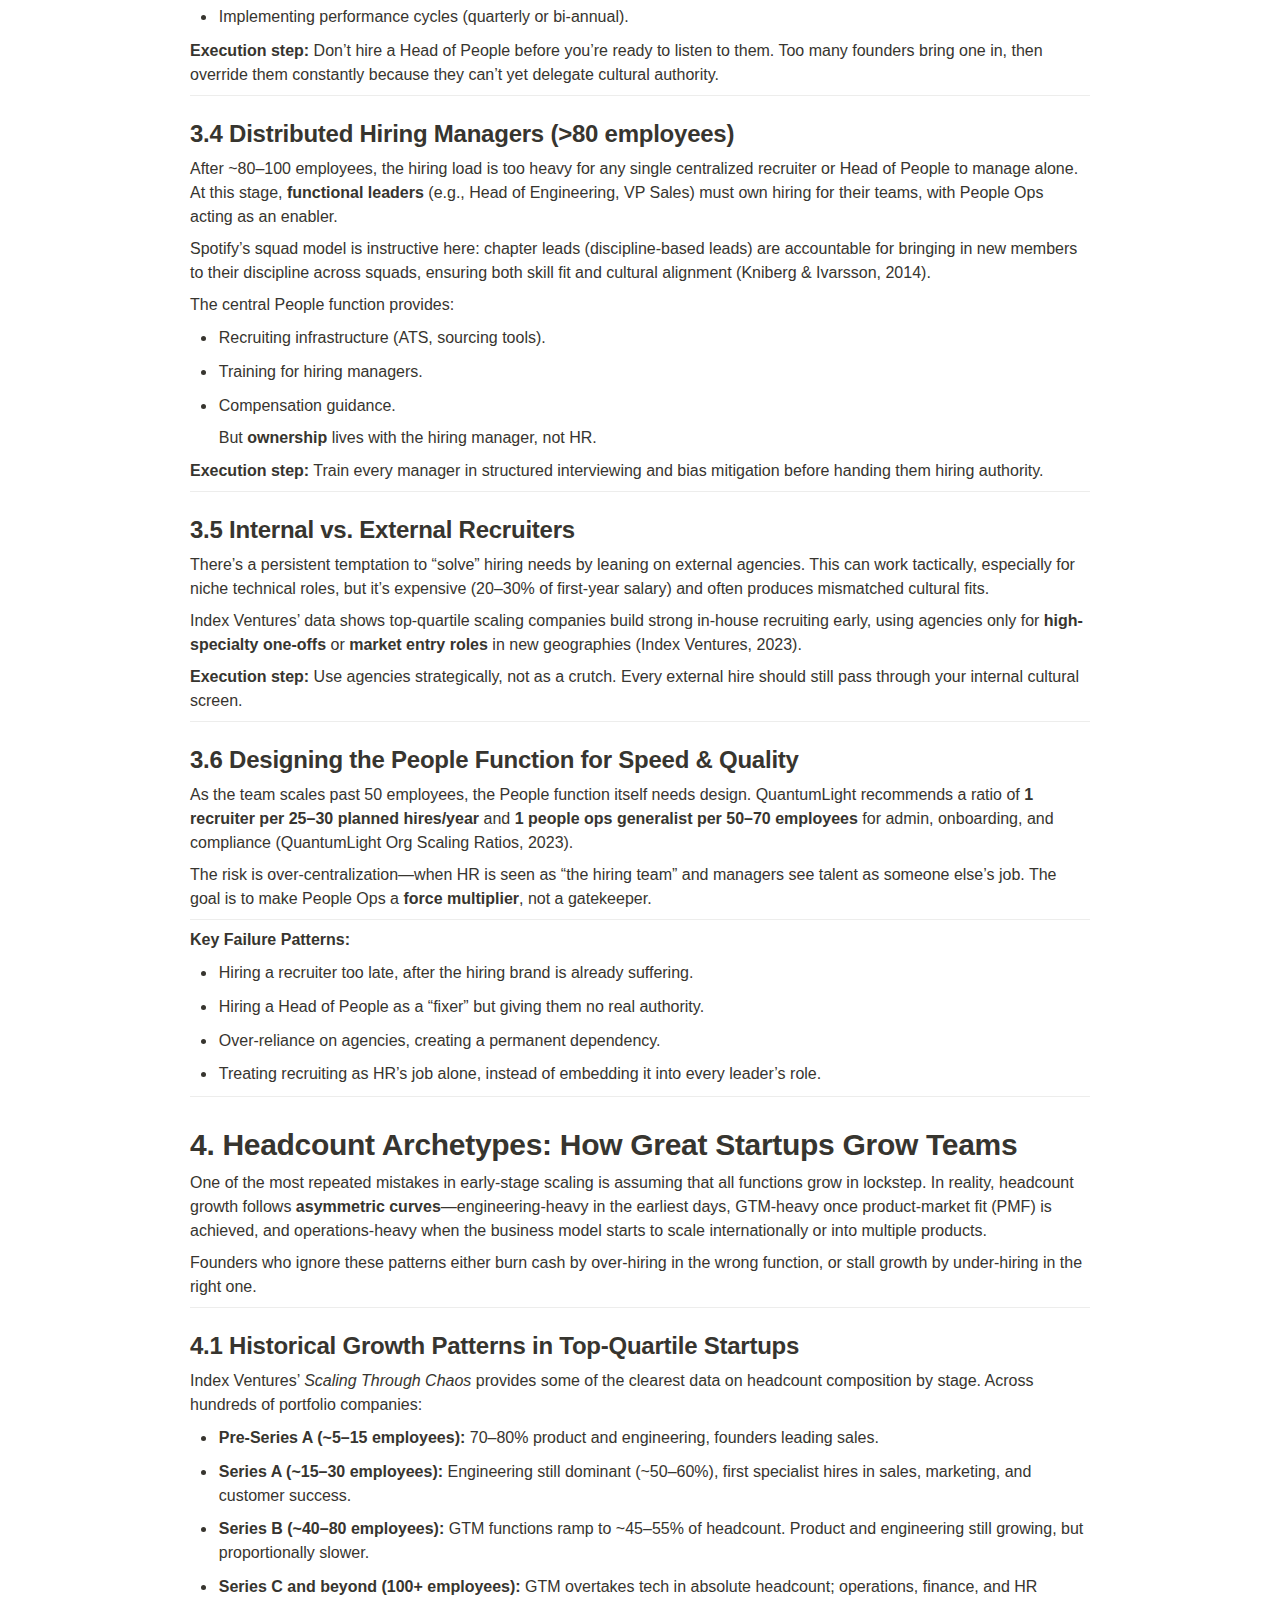
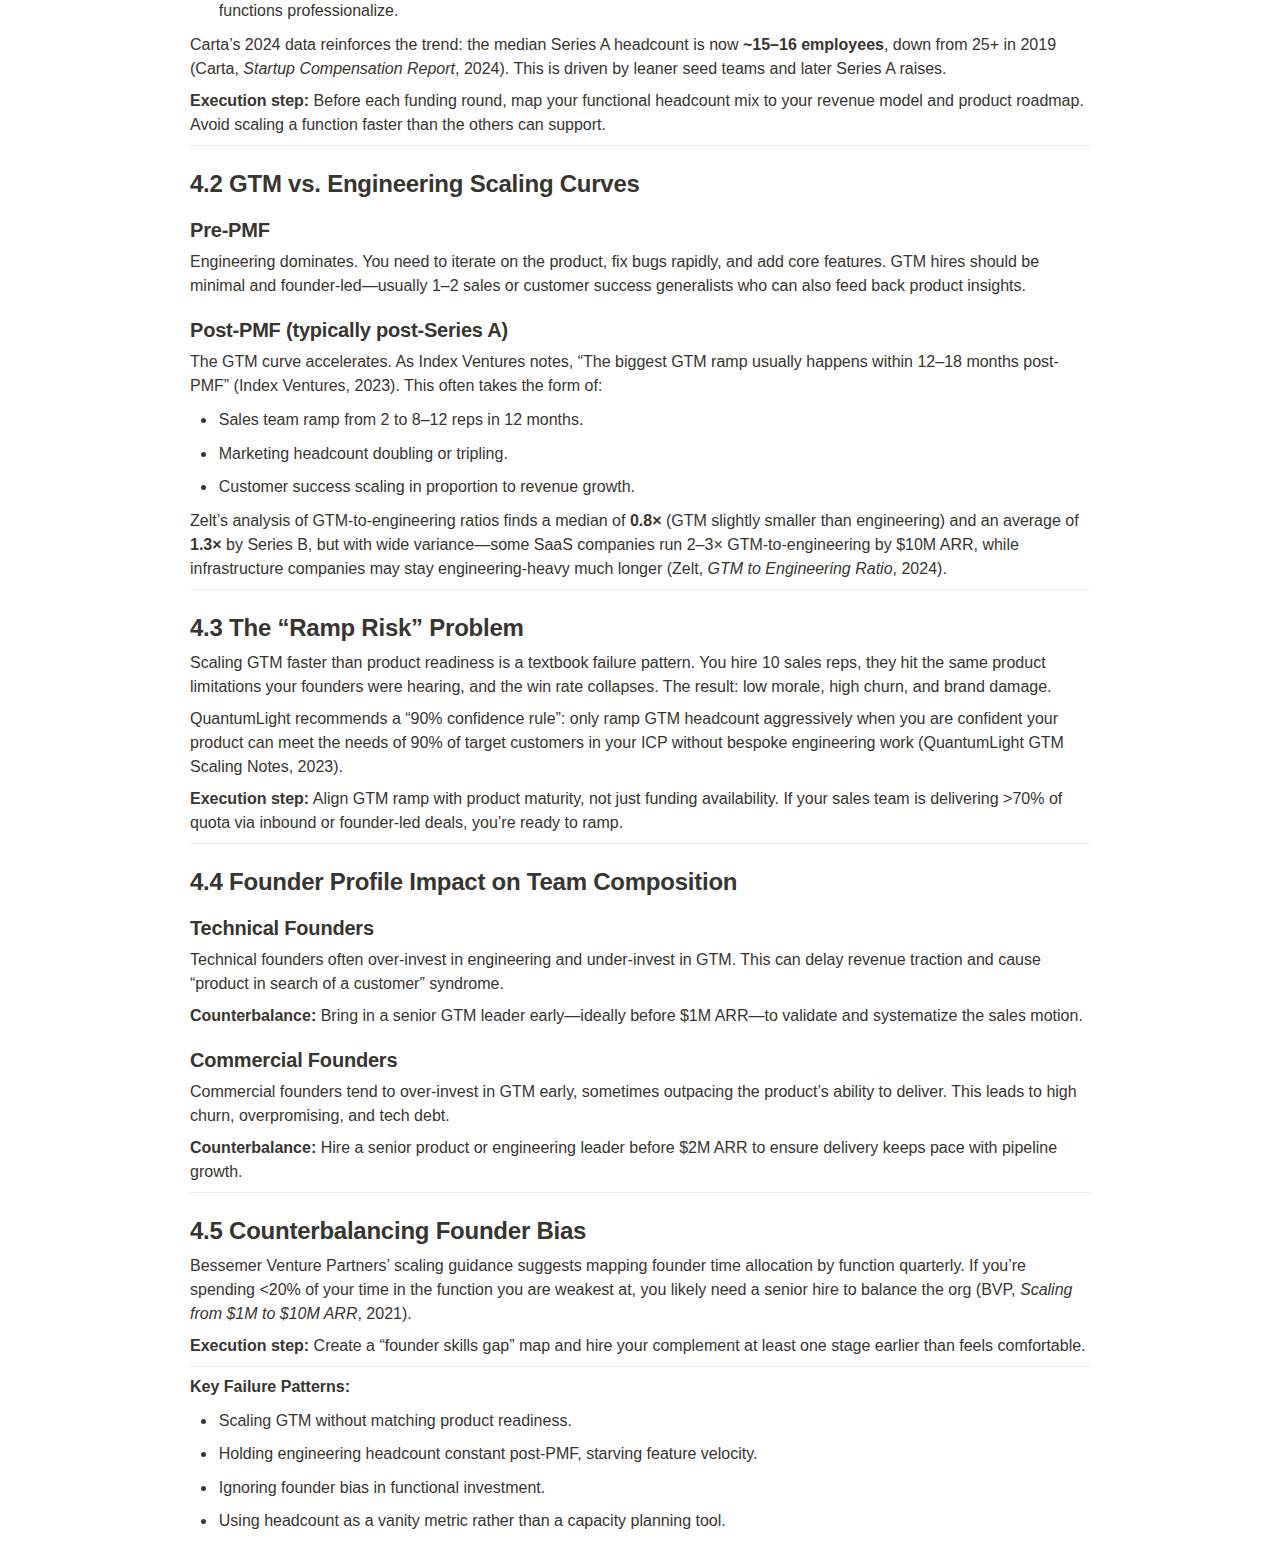
<file: exports/SCALE 25059c70168c80abb71edd08615f7eb3.html>
<html><head><meta http-equiv="Content-Type" content="text/html; charset=utf-8"/><title>SCALE</title><style>
/* cspell:disable-file */
/* webkit printing magic: print all background colors */
html {
	-webkit-print-color-adjust: exact;
}
* {
	box-sizing: border-box;
	-webkit-print-color-adjust: exact;
}

html,
body {
	margin: 0;
	padding: 0;
}
@media only screen {
	body {
		margin: 2em auto;
		max-width: 900px;
		color: rgb(55, 53, 47);
	}
}

body {
	line-height: 1.5;
	white-space: pre-wrap;
}

a,
a.visited {
	color: inherit;
	text-decoration: underline;
}

.pdf-relative-link-path {
	font-size: 80%;
	color: #444;
}

h1,
h2,
h3 {
	letter-spacing: -0.01em;
	line-height: 1.2;
	font-weight: 600;
	margin-bottom: 0;
}

.page-title {
	font-size: 2.5rem;
	font-weight: 700;
	margin-top: 0;
	margin-bottom: 0.75em;
}

h1 {
	font-size: 1.875rem;
	margin-top: 1.875rem;
}

h2 {
	font-size: 1.5rem;
	margin-top: 1.5rem;
}

h3 {
	font-size: 1.25rem;
	margin-top: 1.25rem;
}

.source {
	border: 1px solid #ddd;
	border-radius: 3px;
	padding: 1.5em;
	word-break: break-all;
}

.callout {
	border-radius: 3px;
	padding: 1rem;
}

figure {
	margin: 1.25em 0;
	page-break-inside: avoid;
}

figcaption {
	opacity: 0.5;
	font-size: 85%;
	margin-top: 0.5em;
}

mark {
	background-color: transparent;
}

.indented {
	padding-left: 1.5em;
}

hr {
	background: transparent;
	display: block;
	width: 100%;
	height: 1px;
	visibility: visible;
	border: none;
	border-bottom: 1px solid rgba(55, 53, 47, 0.09);
}

img {
	max-width: 100%;
}

@media only print {
	img {
		max-height: 100vh;
		object-fit: contain;
	}
}

@page {
	margin: 1in;
}

.collection-content {
	font-size: 0.875rem;
}

.column-list {
	display: flex;
	justify-content: space-between;
}

.column {
	padding: 0 1em;
}

.column:first-child {
	padding-left: 0;
}

.column:last-child {
	padding-right: 0;
}

.table_of_contents-item {
	display: block;
	font-size: 0.875rem;
	line-height: 1.3;
	padding: 0.125rem;
}

.table_of_contents-indent-1 {
	margin-left: 1.5rem;
}

.table_of_contents-indent-2 {
	margin-left: 3rem;
}

.table_of_contents-indent-3 {
	margin-left: 4.5rem;
}

.table_of_contents-link {
	text-decoration: none;
	opacity: 0.7;
	border-bottom: 1px solid rgba(55, 53, 47, 0.18);
}

table,
th,
td {
	border: 1px solid rgba(55, 53, 47, 0.09);
	border-collapse: collapse;
}

table {
	border-left: none;
	border-right: none;
}

th,
td {
	font-weight: normal;
	padding: 0.25em 0.5em;
	line-height: 1.5;
	min-height: 1.5em;
	text-align: left;
}

th {
	color: rgba(55, 53, 47, 0.6);
}

ol,
ul {
	margin: 0;
	margin-block-start: 0.6em;
	margin-block-end: 0.6em;
}

li > ol:first-child,
li > ul:first-child {
	margin-block-start: 0.6em;
}

ul > li {
	list-style: disc;
}

ul.to-do-list {
	padding-inline-start: 0;
}

ul.to-do-list > li {
	list-style: none;
}

.to-do-children-checked {
	text-decoration: line-through;
	opacity: 0.375;
}

ul.toggle > li {
	list-style: none;
}

ul {
	padding-inline-start: 1.7em;
}

ul > li {
	padding-left: 0.1em;
}

ol {
	padding-inline-start: 1.6em;
}

ol > li {
	padding-left: 0.2em;
}

.mono ol {
	padding-inline-start: 2em;
}

.mono ol > li {
	text-indent: -0.4em;
}

.toggle {
	padding-inline-start: 0em;
	list-style-type: none;
}

/* Indent toggle children */
.toggle > li > details {
	padding-left: 1.7em;
}

.toggle > li > details > summary {
	margin-left: -1.1em;
}

.selected-value {
	display: inline-block;
	padding: 0 0.5em;
	background: rgba(206, 205, 202, 0.5);
	border-radius: 3px;
	margin-right: 0.5em;
	margin-top: 0.3em;
	margin-bottom: 0.3em;
	white-space: nowrap;
}

.collection-title {
	display: inline-block;
	margin-right: 1em;
}

.page-description {
	margin-bottom: 2em;
}

.simple-table {
	margin-top: 1em;
	font-size: 0.875rem;
	empty-cells: show;
}
.simple-table td {
	height: 29px;
	min-width: 120px;
}

.simple-table th {
	height: 29px;
	min-width: 120px;
}

.simple-table-header-color {
	background: rgb(247, 246, 243);
	color: black;
}
.simple-table-header {
	font-weight: 500;
}

time {
	opacity: 0.5;
}

.icon {
	display: inline-block;
	max-width: 1.2em;
	max-height: 1.2em;
	text-decoration: none;
	vertical-align: text-bottom;
	margin-right: 0.5em;
}

img.icon {
	border-radius: 3px;
}

.user-icon {
	width: 1.5em;
	height: 1.5em;
	border-radius: 100%;
	margin-right: 0.5rem;
}

.user-icon-inner {
	font-size: 0.8em;
}

.text-icon {
	border: 1px solid #000;
	text-align: center;
}

.page-cover-image {
	display: block;
	object-fit: cover;
	width: 100%;
	max-height: 30vh;
}

.page-header-icon {
	font-size: 3rem;
	margin-bottom: 1rem;
}

.page-header-icon-with-cover {
	margin-top: -0.72em;
	margin-left: 0.07em;
}

.page-header-icon img {
	border-radius: 3px;
}

.link-to-page {
	margin: 1em 0;
	padding: 0;
	border: none;
	font-weight: 500;
}

p > .user {
	opacity: 0.5;
}

td > .user,
td > time {
	white-space: nowrap;
}

input[type="checkbox"] {
	transform: scale(1.5);
	margin-right: 0.6em;
	vertical-align: middle;
}

p {
	margin-top: 0.5em;
	margin-bottom: 0.5em;
}

.image {
	border: none;
	margin: 1.5em 0;
	padding: 0;
	border-radius: 0;
	text-align: center;
}

.code,
code {
	background: rgba(135, 131, 120, 0.15);
	border-radius: 3px;
	padding: 0.2em 0.4em;
	border-radius: 3px;
	font-size: 85%;
	tab-size: 2;
}

code {
	color: #eb5757;
}

.code {
	padding: 1.5em 1em;
}

.code-wrap {
	white-space: pre-wrap;
	word-break: break-all;
}

.code > code {
	background: none;
	padding: 0;
	font-size: 100%;
	color: inherit;
}

blockquote {
	font-size: 1.25em;
	margin: 1em 0;
	padding-left: 1em;
	border-left: 3px solid rgb(55, 53, 47);
}

.bookmark {
	text-decoration: none;
	max-height: 8em;
	padding: 0;
	display: flex;
	width: 100%;
	align-items: stretch;
}

.bookmark-title {
	font-size: 0.85em;
	overflow: hidden;
	text-overflow: ellipsis;
	height: 1.75em;
	white-space: nowrap;
}

.bookmark-text {
	display: flex;
	flex-direction: column;
}

.bookmark-info {
	flex: 4 1 180px;
	padding: 12px 14px 14px;
	display: flex;
	flex-direction: column;
	justify-content: space-between;
}

.bookmark-image {
	width: 33%;
	flex: 1 1 180px;
	display: block;
	position: relative;
	object-fit: cover;
	border-radius: 1px;
}

.bookmark-description {
	color: rgba(55, 53, 47, 0.6);
	font-size: 0.75em;
	overflow: hidden;
	max-height: 4.5em;
	word-break: break-word;
}

.bookmark-href {
	font-size: 0.75em;
	margin-top: 0.25em;
}

.sans { font-family: ui-sans-serif, -apple-system, BlinkMacSystemFont, "Segoe UI Variable Display", "Segoe UI", Helvetica, "Apple Color Emoji", Arial, sans-serif, "Segoe UI Emoji", "Segoe UI Symbol"; }
.code { font-family: "SFMono-Regular", Menlo, Consolas, "PT Mono", "Liberation Mono", Courier, monospace; }
.serif { font-family: Lyon-Text, Georgia, ui-serif, serif; }
.mono { font-family: iawriter-mono, Nitti, Menlo, Courier, monospace; }
.pdf .sans { font-family: Inter, ui-sans-serif, -apple-system, BlinkMacSystemFont, "Segoe UI Variable Display", "Segoe UI", Helvetica, "Apple Color Emoji", Arial, sans-serif, "Segoe UI Emoji", "Segoe UI Symbol", 'Twemoji', 'Noto Color Emoji', 'Noto Sans CJK JP'; }
.pdf:lang(zh-CN) .sans { font-family: Inter, ui-sans-serif, -apple-system, BlinkMacSystemFont, "Segoe UI Variable Display", "Segoe UI", Helvetica, "Apple Color Emoji", Arial, sans-serif, "Segoe UI Emoji", "Segoe UI Symbol", 'Twemoji', 'Noto Color Emoji', 'Noto Sans CJK SC'; }
.pdf:lang(zh-TW) .sans { font-family: Inter, ui-sans-serif, -apple-system, BlinkMacSystemFont, "Segoe UI Variable Display", "Segoe UI", Helvetica, "Apple Color Emoji", Arial, sans-serif, "Segoe UI Emoji", "Segoe UI Symbol", 'Twemoji', 'Noto Color Emoji', 'Noto Sans CJK TC'; }
.pdf:lang(ko-KR) .sans { font-family: Inter, ui-sans-serif, -apple-system, BlinkMacSystemFont, "Segoe UI Variable Display", "Segoe UI", Helvetica, "Apple Color Emoji", Arial, sans-serif, "Segoe UI Emoji", "Segoe UI Symbol", 'Twemoji', 'Noto Color Emoji', 'Noto Sans CJK KR'; }
.pdf .code { font-family: Source Code Pro, "SFMono-Regular", Menlo, Consolas, "PT Mono", "Liberation Mono", Courier, monospace, 'Twemoji', 'Noto Color Emoji', 'Noto Sans Mono CJK JP'; }
.pdf:lang(zh-CN) .code { font-family: Source Code Pro, "SFMono-Regular", Menlo, Consolas, "PT Mono", "Liberation Mono", Courier, monospace, 'Twemoji', 'Noto Color Emoji', 'Noto Sans Mono CJK SC'; }
.pdf:lang(zh-TW) .code { font-family: Source Code Pro, "SFMono-Regular", Menlo, Consolas, "PT Mono", "Liberation Mono", Courier, monospace, 'Twemoji', 'Noto Color Emoji', 'Noto Sans Mono CJK TC'; }
.pdf:lang(ko-KR) .code { font-family: Source Code Pro, "SFMono-Regular", Menlo, Consolas, "PT Mono", "Liberation Mono", Courier, monospace, 'Twemoji', 'Noto Color Emoji', 'Noto Sans Mono CJK KR'; }
.pdf .serif { font-family: PT Serif, Lyon-Text, Georgia, ui-serif, serif, 'Twemoji', 'Noto Color Emoji', 'Noto Serif CJK JP'; }
.pdf:lang(zh-CN) .serif { font-family: PT Serif, Lyon-Text, Georgia, ui-serif, serif, 'Twemoji', 'Noto Color Emoji', 'Noto Serif CJK SC'; }
.pdf:lang(zh-TW) .serif { font-family: PT Serif, Lyon-Text, Georgia, ui-serif, serif, 'Twemoji', 'Noto Color Emoji', 'Noto Serif CJK TC'; }
.pdf:lang(ko-KR) .serif { font-family: PT Serif, Lyon-Text, Georgia, ui-serif, serif, 'Twemoji', 'Noto Color Emoji', 'Noto Serif CJK KR'; }
.pdf .mono { font-family: PT Mono, iawriter-mono, Nitti, Menlo, Courier, monospace, 'Twemoji', 'Noto Color Emoji', 'Noto Sans Mono CJK JP'; }
.pdf:lang(zh-CN) .mono { font-family: PT Mono, iawriter-mono, Nitti, Menlo, Courier, monospace, 'Twemoji', 'Noto Color Emoji', 'Noto Sans Mono CJK SC'; }
.pdf:lang(zh-TW) .mono { font-family: PT Mono, iawriter-mono, Nitti, Menlo, Courier, monospace, 'Twemoji', 'Noto Color Emoji', 'Noto Sans Mono CJK TC'; }
.pdf:lang(ko-KR) .mono { font-family: PT Mono, iawriter-mono, Nitti, Menlo, Courier, monospace, 'Twemoji', 'Noto Color Emoji', 'Noto Sans Mono CJK KR'; }
.highlight-default {
	color: rgba(50, 48, 44, 1);
}
.highlight-gray {
	color: rgba(115, 114, 110, 1);
	fill: rgba(115, 114, 110, 1);
}
.highlight-brown {
	color: rgba(159, 107, 83, 1);
	fill: rgba(159, 107, 83, 1);
}
.highlight-orange {
	color: rgba(217, 115, 13, 1);
	fill: rgba(217, 115, 13, 1);
}
.highlight-yellow {
	color: rgba(203, 145, 47, 1);
	fill: rgba(203, 145, 47, 1);
}
.highlight-teal {
	color: rgba(68, 131, 97, 1);
	fill: rgba(68, 131, 97, 1);
}
.highlight-blue {
	color: rgba(51, 126, 169, 1);
	fill: rgba(51, 126, 169, 1);
}
.highlight-purple {
	color: rgba(144, 101, 176, 1);
	fill: rgba(144, 101, 176, 1);
}
.highlight-pink {
	color: rgba(193, 76, 138, 1);
	fill: rgba(193, 76, 138, 1);
}
.highlight-red {
	color: rgba(205, 60, 58, 1);
	fill: rgba(205, 60, 58, 1);
}
.highlight-default_background {
	color: rgba(50, 48, 44, 1);
}
.highlight-gray_background {
	background: rgba(248, 248, 247, 1);
}
.highlight-brown_background {
	background: rgba(244, 238, 238, 1);
}
.highlight-orange_background {
	background: rgba(251, 236, 221, 1);
}
.highlight-yellow_background {
	background: rgba(251, 243, 219, 1);
}
.highlight-teal_background {
	background: rgba(237, 243, 236, 1);
}
.highlight-blue_background {
	background: rgba(231, 243, 248, 1);
}
.highlight-purple_background {
	background: rgba(248, 243, 252, 1);
}
.highlight-pink_background {
	background: rgba(252, 241, 246, 1);
}
.highlight-red_background {
	background: rgba(253, 235, 236, 1);
}
.block-color-default {
	color: inherit;
	fill: inherit;
}
.block-color-gray {
	color: rgba(115, 114, 110, 1);
	fill: rgba(115, 114, 110, 1);
}
.block-color-brown {
	color: rgba(159, 107, 83, 1);
	fill: rgba(159, 107, 83, 1);
}
.block-color-orange {
	color: rgba(217, 115, 13, 1);
	fill: rgba(217, 115, 13, 1);
}
.block-color-yellow {
	color: rgba(203, 145, 47, 1);
	fill: rgba(203, 145, 47, 1);
}
.block-color-teal {
	color: rgba(68, 131, 97, 1);
	fill: rgba(68, 131, 97, 1);
}
.block-color-blue {
	color: rgba(51, 126, 169, 1);
	fill: rgba(51, 126, 169, 1);
}
.block-color-purple {
	color: rgba(144, 101, 176, 1);
	fill: rgba(144, 101, 176, 1);
}
.block-color-pink {
	color: rgba(193, 76, 138, 1);
	fill: rgba(193, 76, 138, 1);
}
.block-color-red {
	color: rgba(205, 60, 58, 1);
	fill: rgba(205, 60, 58, 1);
}
.block-color-default_background {
	color: inherit;
	fill: inherit;
}
.block-color-gray_background {
	background: rgba(248, 248, 247, 1);
}
.block-color-brown_background {
	background: rgba(244, 238, 238, 1);
}
.block-color-orange_background {
	background: rgba(251, 236, 221, 1);
}
.block-color-yellow_background {
	background: rgba(251, 243, 219, 1);
}
.block-color-teal_background {
	background: rgba(237, 243, 236, 1);
}
.block-color-blue_background {
	background: rgba(231, 243, 248, 1);
}
.block-color-purple_background {
	background: rgba(248, 243, 252, 1);
}
.block-color-pink_background {
	background: rgba(252, 241, 246, 1);
}
.block-color-red_background {
	background: rgba(253, 235, 236, 1);
}
.select-value-color-default { background-color: rgba(84, 72, 49, 0.08); }
.select-value-color-gray { background-color: rgba(84, 72, 49, 0.15); }
.select-value-color-brown { background-color: rgba(210, 162, 141, 0.35); }
.select-value-color-orange { background-color: rgba(224, 124, 57, 0.27); }
.select-value-color-yellow { background-color: rgba(236, 191, 66, 0.39); }
.select-value-color-green { background-color: rgba(123, 183, 129, 0.27); }
.select-value-color-blue { background-color: rgba(93, 165, 206, 0.27); }
.select-value-color-purple { background-color: rgba(168, 129, 197, 0.27); }
.select-value-color-pink { background-color: rgba(225, 136, 179, 0.27); }
.select-value-color-red { background-color: rgba(244, 171, 159, 0.4); }

.checkbox {
	display: inline-flex;
	vertical-align: text-bottom;
	width: 16;
	height: 16;
	background-size: 16px;
	margin-left: 2px;
	margin-right: 5px;
}

.checkbox-on {
	background-image: url("data:image/svg+xml;charset=UTF-8,%3Csvg%20width%3D%2216%22%20height%3D%2216%22%20viewBox%3D%220%200%2016%2016%22%20fill%3D%22none%22%20xmlns%3D%22http%3A%2F%2Fwww.w3.org%2F2000%2Fsvg%22%3E%0A%3Crect%20width%3D%2216%22%20height%3D%2216%22%20fill%3D%22%2358A9D7%22%2F%3E%0A%3Cpath%20d%3D%22M6.71429%2012.2852L14%204.9995L12.7143%203.71436L6.71429%209.71378L3.28571%206.2831L2%207.57092L6.71429%2012.2852Z%22%20fill%3D%22white%22%2F%3E%0A%3C%2Fsvg%3E");
}

.checkbox-off {
	background-image: url("data:image/svg+xml;charset=UTF-8,%3Csvg%20width%3D%2216%22%20height%3D%2216%22%20viewBox%3D%220%200%2016%2016%22%20fill%3D%22none%22%20xmlns%3D%22http%3A%2F%2Fwww.w3.org%2F2000%2Fsvg%22%3E%0A%3Crect%20x%3D%220.75%22%20y%3D%220.75%22%20width%3D%2214.5%22%20height%3D%2214.5%22%20fill%3D%22white%22%20stroke%3D%22%2336352F%22%20stroke-width%3D%221.5%22%2F%3E%0A%3C%2Fsvg%3E");
}
	
</style></head><body><article id="25059c70-168c-80ab-b71e-dd08615f7eb3" class="page sans"><header><h1 class="page-title">SCALE</h1><p class="page-description"></p></header><div class="page-body"><p id="25059c70-168c-80af-9ca1-f97820853eb2" class="">Historically, the fastest growing companies have seen their revenue grow in lockstep with their headcount. Take Bulb. In 2021, the energy disruptor was crowned Europe’s fastest growing startup (by revenue growth). Their headcount increased from 55 in 2016 to 575 in 2019, to over 1,000 by 2021. Notion went from 50 to 500 from 2020 to 2023. Finland’s Kempower went from 38 to 737. </p><p id="25059c70-168c-800a-9b51-de2ef7aa30d5" class="">This trend may be coming to an end, with Y Combinator now waiting for the first 10 person, $100b company. But let’s assume at some point in your journey you’ll have to grow headcount quickly. Maybe it’s from 4 people to 15, or from 50 to 300. Both have their challenges.<strong> </strong>This section covers the basics: </p><ul id="25059c70-168c-80fd-87ff-f9d44fdcd3ff" class="bulleted-list"><li style="list-style-type:disc">when should you scale; </li></ul><ul id="25059c70-168c-80b4-ad6c-d846db47e5f0" class="bulleted-list"><li style="list-style-type:disc">how do manage recruiters, when to bring in hiring managers, and when founders should step back; </li></ul><ul id="25059c70-168c-807f-a9a9-e2f6772361b1" class="bulleted-list"><li style="list-style-type:disc">how culture becomes the unifier.</li></ul><p id="25059c70-168c-80ce-83ee-e46730f5949e" class="">We’ll have examples for people at all stages in their scaling journey, and also look at how org structures and the balance of employees between tech, GTM, and G&amp;A change over time. </p><p id="25059c70-168c-8084-9289-ea7f4f0c034a" class="">“If you’re not scaling really fast in terms of revenue growth, you shouldnt be scaling your team,” Hariharan added</p><h1 id="25059c70-168c-80e2-b2f6-fa800ae16af1" class=""><strong>1. Culture: The Operating System of the Company</strong></h1><p id="25059c70-168c-8042-8ff6-d1273f906e53" class="">Most founders intellectually agree that “culture matters,” but underestimate two facts:</p><ol type="1" id="25059c70-168c-80ca-bc1e-d6caf4432ac4" class="numbered-list" start="1"><li>Culture is not just <em>values on a wall</em>—it’s the <strong>operating system</strong> for every decision and trade-off in the company.</li></ol><ol type="1" id="25059c70-168c-80bf-8cb8-d8e272b73bfd" class="numbered-list" start="2"><li>It’s much harder to retrofit than to build deliberately from day one.</li></ol><h2 id="25059c70-168c-8025-9922-f7ed9ac931a2" class="">1.1 Defining Mission &amp; Behavioral Values</h2><p id="25059c70-168c-80c5-82c1-e8f01638edbc" class="">Your mission is the single-sentence articulation of <em>why you exist</em>—if you removed your logo from it, your competitors shouldn’t be able to claim it. Without it, every “people” conversation becomes reactive, because you can’t answer the basic question: <em>what kind of company are we building?</em></p><p id="25059c70-168c-80f4-bf3a-e4059c7e1eaa" class=""><strong>Netflix’s culture deck</strong> is explicit: “We value people over process, and innovation over efficiency” (Hastings, Netflix Culture Deck, 2009). That’s not a platitude; it is a choice that affects hiring (bias for high-agency generalists), policy (minimal approval layers), and even severance (generous packages to remove adequate performers quickly).</p><p id="25059c70-168c-80f8-a604-e2d2f8be36cd" class="">But values need to be <strong>behaviorally specific</strong>. “Integrity” is not specific; “We tell each other the truth, even when it’s hard” is. QuantumLight’s performance framework insists on <strong>observable behaviors</strong> in cultural values so they can be evaluated alongside deliverables and skills in reviews (QuantumLight Playbook, 2023).</p><p id="25059c70-168c-80b7-8b25-c7e5c648414b" class=""><strong>Execution step:</strong> Before your first ten hires, write 3–5 values in <em>behavioral</em> terms, test them in hiring interviews, and use them in performance reviews. If a value can’t be tied to a pass/fail decision in hiring or promotion, rewrite it.</p><hr id="25059c70-168c-807c-a449-e0aef9ab505a"/><h2 id="25059c70-168c-8063-8c7d-d8976e3e9f8e" class="">1.2 Choosing Your Talent Philosophy: Density vs. Coverage</h2><p id="25059c70-168c-80dc-a3af-ff09f1796b5e" class="">One of the earliest forks in the road for a startup is whether to maximize <strong>talent density</strong> (fewer, higher-caliber people in each role) or <strong>coverage</strong> (more total bodies, broader range of competencies, some compromises in quality). You will always claim to want both, but budget, hiring velocity, and bar-setting force trade-offs.</p><p id="25059c70-168c-803a-879e-e68a26564ad7" class="">Index Ventures’ <em>Scaling Through Chaos</em> argues that “compromising on talent quality to fill seats” is the most common early-stage mistake—especially in GTM functions once product-market fit is within reach (Index Ventures, 2023). They recommend holding a firm bar until at least ~50 employees, then layering in more specialized mid-performers as processes solidify.</p><p id="25059c70-168c-8020-854c-c65248f42655" class=""><strong>Netflix</strong> famously chose the talent density path: “Adequate performance gets a generous severance package.” Reed Hastings argues that “average performance will weaken the whole team” (Hastings, <em>No Rules Rules</em>, 2020).</p><p id="25059c70-168c-80da-87c8-e01ef8e0e17f" class=""><strong>Execution step:</strong> Choose and document your philosophy by Series A. If you pick density, ensure comp is top quartile for your market. If you pick coverage, ensure strong management and training systems to bring B-players up to speed.</p><hr id="25059c70-168c-8079-96b4-ff4ad684eecc"/><h2 id="25059c70-168c-8084-b10d-eafa27276382" class="">1.3 Enforcing Culture Through Mechanisms</h2><p id="25059c70-168c-807d-958a-cc8402461c1a" class="">Culture without enforcement is folklore. The <strong>Keeper Test</strong>—“If a person on your team were to leave for a similar role elsewhere, would you fight hard to keep them?”—is Netflix’s blunt mechanism for ongoing calibration (Netflix Culture Deck, 2009). Managers are expected to apply this continuously, not just during review cycles.</p><p id="25059c70-168c-8034-a705-fceb920e3407" class="">QuantumLight recommends a <strong>talent bar grid</strong>: rating each team member across three axes (deliverables, skills, culture) and forcing explicit decisions—promote, retain, or exit—based on where they land (QuantumLight Performance Playbook, 2023). This turns “culture fit” from a fuzzy concept into an evidence-based decision input.</p><p id="25059c70-168c-80ee-b31d-d03e1e069e39" class="">Without such mechanisms, you drift toward what Ben Horowitz calls the “tyranny of the competent jerk”: someone who delivers results but poisons culture, or conversely, the “lovable underperformer” who drags output down but is never addressed.</p><p id="25059c70-168c-80c5-8c67-eea7ddaa5ae4" class=""><strong>Execution step:</strong> Pick one cultural enforcement mechanism (Keeper Test, bar grid, or similar) and institutionalize it. Review quarterly; don’t wait for annual cycles.</p><hr id="25059c70-168c-808f-8e97-e83fee414402"/><h2 id="25059c70-168c-8052-a955-d21882c47e85" class="">1.4 Founder as Cultural Signal</h2><p id="25059c70-168c-8008-b8e1-d26508d6611b" class="">Founders are the most visible carriers of culture—whether they want the job or not. Every hiring decision, every calendar choice, every way you handle mistakes gets copied. This is not an abstraction; it’s replication via social proof.</p><p id="25059c70-168c-80d8-bd3c-c35f05afa4bd" class="">Reed Hastings says in <em>No Rules Rules</em> that “people watch what leaders tolerate.” If you say candor is a value but avoid hard feedback conversations, the team assumes candor is optional. Spotify’s <em>Band Manifesto</em> builds on this: leaders are “amplifiers of what’s working and eliminators of what’s not” (Spotify HR Manifesto, 2019). That’s active curation, not passive observation.</p><p id="25059c70-168c-80b2-aef3-fbcbb52a59c6" class=""><strong>Execution step:</strong> Audit your last 10 visible decisions (hiring, firing, promotions, public praise). What behaviors did they reward? If those behaviors aren’t aligned with your stated values, you are broadcasting a different culture than you think.</p><hr id="25059c70-168c-80bd-aaad-c8370695cdb2"/><p id="25059c70-168c-80f5-8d5e-fc3ef2a56dd1" class=""><strong>Key Failure Pattern:</strong> Most founders let culture degrade gradually—often rationalizing a “one-off exception” for a top candidate who doesn’t align with values because “we just need the role filled.” Those exceptions accumulate. In Netflix’s words: “The real company values… are shown by who gets rewarded, promoted, or let go.</p><hr id="25059c70-168c-8064-aa04-c061e94c8a28"/><h1 id="25059c70-168c-80fe-bb4a-fb0952ab8cc0" class=""><strong>2. Org Design: Building the Structure Before It Breaks</strong></h1><p id="25059c70-168c-8053-b85a-e5b2ddb9b6dc" class="">The organizational structure of a startup is not static—it is an evolving architecture. The challenge is to evolve it at the right pace: too early and you build bureaucracy before there’s anything to bureaucratize; too late and you fracture under coordination debt.</p><p id="25059c70-168c-8064-97e7-f917cedea784" class="">The best companies treat <strong>org design as a strategic discipline</strong> rather than an afterthought. This requires knowing your inflection points, designing for clarity, and resisting the temptation to layer on process as a substitute for leadership.</p><hr id="25059c70-168c-8030-a610-d8e3d0f04f74"/><h2 id="25059c70-168c-80e4-8fe8-e950a8137020" class="">2.1 Stage-Appropriate Org Models</h2><p id="25059c70-168c-8070-822e-c08d1176b484" class="">In early stages (0–15 employees), the structure is typically <strong>flat</strong>—everyone reports to the founder(s), and communication is ambient. At this scale, org charts are redundant because everyone knows everyone else’s priorities.</p><p id="25059c70-168c-805d-a636-c874b2cdbd0a" class="">As you approach <strong>15–40 employees</strong>, the communication load increases exponentially (n*(n-1)/2 possible communication lines). At this point, Index Ventures’ <em>Scaling Through Chaos</em> notes a common mistake: “Founders assume they can maintain flatness indefinitely and overestimate their own ability to be a communication hub” (Index Ventures, 2023). The fix: introduce <strong>functional groupings</strong> (e.g., Product, Engineering, GTM, Operations) with clear leads.</p><p id="25059c70-168c-8088-be28-d682159d8f9a" class="">By ~80–120 employees, you face the <strong>divisional transition</strong>—splitting orgs by product line, market, or geography. Spotify’s “Tribes” model is a variant of this: autonomous units with their own squads (cross-functional teams) grouped under a coordinating Tribe lead (Kniberg &amp; Ivarsson, Spotify Engineering Culture, 2014). The lesson from Spotify is not to copy their model blindly, but to recognize that autonomy plus alignment is the goal, regardless of labels.</p><p id="25059c70-168c-80cd-9560-da4c0f2c04ce" class=""><strong>Execution step:</strong> Map your next 12 months of headcount growth and pre-design the reporting structure that will keep decision-making clear at +20%, +50%, and +100% size.</p><hr id="25059c70-168c-8064-9258-f9203365c631"/><h2 id="25059c70-168c-801a-94b6-eec81427e45b" class="">2.2 Span of Control &amp; Reporting Lines</h2><p id="25059c70-168c-804e-b268-ee1038ad8d8b" class="">Span of control—the number of direct reports per manager—is a <strong>capacity constraint</strong> as much as a design choice. McKinsey research suggests 6–8 direct reports is optimal for most knowledge work; above 8, managers default to reactive mode, making coaching and performance management rare.</p><p id="25059c70-168c-8008-9b27-f49ab5e373e6" class="">QuantumLight’s playbook emphasizes that the right span depends on role maturity: a new Head of Engineering may only be able to effectively manage 4–5 direct reports during their first 6 months, especially if inheriting underperformers (QuantumLight, 2023).</p><p id="25059c70-168c-8068-815f-ef8d2489e810" class=""><strong>Execution step:</strong> Audit your managers quarterly. If more than 20% of them have &gt;8 direct reports and performance conversations are slipping, restructure before you add headcount.</p><hr id="25059c70-168c-8083-8ccd-f1aac31029bd"/><h2 id="25059c70-168c-80bc-b41f-fb230b279592" class="">2.3 Adding Management Layers Without Losing Speed</h2><p id="25059c70-168c-8031-b9a3-fce8f7d23734" class="">Layering is inevitable past ~50–80 employees, but the trap is adding layers to solve performance issues that should have been addressed via coaching or exits.</p><p id="25059c70-168c-807f-bb4a-de2bb90c90d8" class="">Index Ventures warns: “Premature layering creates managers whose only job is to pass messages up and down. This kills context and disempowers individual contributors” (Index Ventures, 2023).</p><p id="25059c70-168c-809e-81ad-e2d57dba073e" class="">Spotify avoids this by making squad leads <strong>player-coaches</strong>: still hands-on in their craft while taking on coordination. This ensures new managers are grounded in the work and not just administrating.</p><p id="25059c70-168c-80e2-ab30-dcad7e590d35" class=""><strong>Execution step:</strong> When adding a management layer, require that each new role have at least 50% of their time allocated to high-leverage work beyond people management—whether strategic planning, technical leadership, or market development.</p><hr id="25059c70-168c-801c-b551-f01f7768e8a2"/><h2 id="25059c70-168c-8071-be23-ef0510a4e667" class="">2.4 Preventing Role Bloat &amp; Title Inflation</h2><p id="25059c70-168c-80ff-964f-feae881a6c41" class="">Title inflation is an org cancer: it raises comp expectations prematurely, confuses leveling, and makes it harder to hire true senior talent later. Netflix’s solution: keep titles flat until the role’s scope genuinely expands.</p><p id="25059c70-168c-8035-9ee1-ea06c50a82c9" class="">QuantumLight advocates for <strong>impact-based leveling</strong>: promotion happens when a person consistently performs at the next level for at least two review cycles, not when they’ve been “here long enough” (QuantumLight, 2023).</p><p id="25059c70-168c-80d8-942f-e9909d721b06" class=""><strong>Execution step:</strong> Write a leveling guide early—what “Senior” means in Engineering, or what “Director” means in Sales—and enforce it. Communicate to candidates upfront that scope, not tenure, drives titles.</p><hr id="25059c70-168c-80d7-a870-de3c128844ed"/><p id="25059c70-168c-8048-8a34-fcc28633fe7f" class=""><strong>Key Failure Patterns:</strong></p><ul id="25059c70-168c-80f7-be6f-fb2074cf6d7e" class="bulleted-list"><li style="list-style-type:disc">Keeping a flat structure until everyone is drowning in meetings.</li></ul><ul id="25059c70-168c-80f1-b37d-dec8fb356fcf" class="bulleted-list"><li style="list-style-type:disc">Adding layers without increasing context flow.</li></ul><ul id="25059c70-168c-8013-b44b-ce0f8229f195" class="bulleted-list"><li style="list-style-type:disc">Inflating titles to close candidates, then realizing you’ve blocked yourself from hiring above them.</li></ul><hr id="25059c70-168c-80da-9c23-d8e2b05fafb9"/><h1 id="25059c70-168c-80ee-b161-e9b7863696c3" class=""><strong>3. Scaling People Functions: Who Owns Hiring When</strong></h1><p id="25059c70-168c-803d-8dec-d48ebabcdc08" class="">In the earliest days of a startup, hiring is inseparable from the founder’s job. You are the recruiter, interviewer, closer, and onboarding lead. Over time, the weight of that responsibility becomes a growth bottleneck—not because you stop caring, but because you physically can’t handle the volume without sacrificing quality.</p><p id="25059c70-168c-8021-8625-c4a3ddc9e757" class="">The smartest founders treat <strong>the transition of hiring ownership</strong> as a staged process, with clear thresholds for when to bring in specialized talent. Mis-timing these transitions is one of the most expensive scaling mistakes you can make.</p><hr id="25059c70-168c-808d-b48b-e55d951b32aa"/><h2 id="25059c70-168c-80d7-a8db-d07322920c42" class="">3.1 Founder-Led Hiring (0–15 employees)</h2><p id="25059c70-168c-802d-a2c0-e680f54f21e7" class="">In the 0–15 range, founder-led hiring is non-negotiable. Early employees are not just skill hires; they are <strong>cultural co-founders</strong>. As Netflix’s Patty McCord put it, “At the start, every hire shifts the culture.” No one else can make those trade-offs with the same context and conviction you have.</p><p id="25059c70-168c-801f-bc53-f7f6e42017b1" class="">QuantumLight’s playbook reinforces this: “Early-stage founders must be the best recruiters in the company—not just in closing, but in sourcing and setting the talent bar” (QuantumLight Hiring Playbook, 2023). Founders should spend <strong>20–40% of their time on hiring</strong> in this phase, including building and maintaining a talent pipeline before the role even opens.</p><p id="25059c70-168c-80da-90f9-f0166e5f22d7" class=""><strong>Execution step:</strong> Maintain a “bench” of at least 10–15 pre-qualified candidates for your top 3 most likely upcoming roles. Treat coffee chats as part of your fundraising discipline.</p><hr id="25059c70-168c-80ed-809c-c658d1944a32"/><h2 id="25059c70-168c-8004-8fcd-c696e2ade885" class="">3.2 First Recruiter / Talent Partner (~15–40 employees)</h2><p id="25059c70-168c-80a9-813b-e861154e8e0c" class="">Once you hit ~15–20 employees or start hiring &gt;2–3 roles simultaneously, founder bandwidth becomes the gating factor. This is where you bring in your first <strong>dedicated recruiter</strong> or <strong>talent partner</strong>.</p><p id="25059c70-168c-8060-bff1-eb9ac11630c8" class="">Index Ventures suggests the trigger is not just volume, but <strong>loss of hiring discipline</strong>—when the founder is no longer able to run a structured process for every candidate (Index Ventures, 2023).</p><p id="25059c70-168c-8001-aac2-cf53f832a9c2" class="">A great first recruiter is not a resume-forward agency type; they are an <strong>embedded operator</strong> who understands your culture, screens for it relentlessly, and works directly with you to keep the bar high. The best of them will:</p><ul id="25059c70-168c-8040-944b-f0da774c62f8" class="bulleted-list"><li style="list-style-type:disc">Source 50–70% of candidates proactively (not relying solely on inbound).</li></ul><ul id="25059c70-168c-8033-acb5-e8285292aaf3" class="bulleted-list"><li style="list-style-type:disc">Coordinate interviews, ensuring each interviewer has a defined focus area.</li></ul><ul id="25059c70-168c-80fa-bb16-ff8bd4874537" class="bulleted-list"><li style="list-style-type:disc">Protect the founder’s time by running first-pass cultural screens.</li></ul><p id="25059c70-168c-80ed-8e9d-ece2b80c45d9" class=""><strong>Benchmark:</strong> An early-stage recruiter should handle ~4–7 hires per quarter, depending on complexity (QuantumLight Hiring Metrics, 2023).</p><p id="25059c70-168c-80f9-8ab3-e7680ffd1a8b" class=""><strong>Execution step:</strong> Hire an in-house recruiter before you think you need them. By the time you’re missing candidates because of slow follow-up or disorganized processes, the damage is already done.</p><hr id="25059c70-168c-8067-a3fe-e6a8234b63dd"/><h2 id="25059c70-168c-80f2-afd0-c39685a35a4d" class="">3.3 Head of People (~20–40 employees, entering growth mode)</h2><p id="25059c70-168c-800d-ae0d-d08f3ffa9f56" class="">The <strong>Head of People</strong> role is different from a recruiter—it integrates recruiting, onboarding, performance management, and cultural stewardship into a single function.</p><p id="25059c70-168c-8002-823f-c7217d15b9da" class="">Charthop’s scaling study found the most successful startups hire their first Head of People between <strong>20 and 40 employees</strong>, often coinciding with Series A close and a 12-month doubling plan (Charthop, 2022).</p><p id="25059c70-168c-8068-ab91-c39cccd32eb6" class="">QuantumLight frames the shift as moving from “filling seats” to <strong>“building the system that fills seats and grows them into leaders”</strong>. This means:</p><ul id="25059c70-168c-80c2-94ed-f78beb11acdc" class="bulleted-list"><li style="list-style-type:disc">Designing leveling frameworks.</li></ul><ul id="25059c70-168c-8054-a7ed-e48d672dd38e" class="bulleted-list"><li style="list-style-type:disc">Formalizing onboarding.</li></ul><ul id="25059c70-168c-8072-9d45-ed272e06b4aa" class="bulleted-list"><li style="list-style-type:disc">Building compensation bands and promotion criteria.</li></ul><ul id="25059c70-168c-806f-b544-c30e7c211c8e" class="bulleted-list"><li style="list-style-type:disc">Implementing performance cycles (quarterly or bi-annual).</li></ul><p id="25059c70-168c-800a-8f7a-e7f5591a2db2" class=""><strong>Execution step:</strong> Don’t hire a Head of People before you’re ready to listen to them. Too many founders bring one in, then override them constantly because they can’t yet delegate cultural authority.</p><hr id="25059c70-168c-804f-8132-ce48f7d1d9eb"/><h2 id="25059c70-168c-80f4-8633-f7656633e25f" class="">3.4 Distributed Hiring Managers (&gt;80 employees)</h2><p id="25059c70-168c-80a0-8860-d4db60f943be" class="">After ~80–100 employees, the hiring load is too heavy for any single centralized recruiter or Head of People to manage alone. At this stage, <strong>functional leaders</strong> (e.g., Head of Engineering, VP Sales) must own hiring for their teams, with People Ops acting as an enabler.</p><p id="25059c70-168c-8021-926b-fb648a9ac835" class="">Spotify’s squad model is instructive here: chapter leads (discipline-based leads) are accountable for bringing in new members to their discipline across squads, ensuring both skill fit and cultural alignment (Kniberg &amp; Ivarsson, 2014).</p><p id="25059c70-168c-8076-ac4f-f622cbbe7d37" class="">The central People function provides:</p><ul id="25059c70-168c-80ba-8375-d8830aa1852b" class="bulleted-list"><li style="list-style-type:disc">Recruiting infrastructure (ATS, sourcing tools).</li></ul><ul id="25059c70-168c-8094-b1a7-d45ff6e3fd8b" class="bulleted-list"><li style="list-style-type:disc">Training for hiring managers.</li></ul><ul id="25059c70-168c-8054-a952-eda7a5e81e9e" class="bulleted-list"><li style="list-style-type:disc">Compensation guidance.<p id="25059c70-168c-803c-87ce-ca89fa9099b7" class="">But <strong>ownership</strong> lives with the hiring manager, not HR.</p></li></ul><p id="25059c70-168c-8060-a588-c6edf9f9acc7" class=""><strong>Execution step:</strong> Train every manager in structured interviewing and bias mitigation before handing them hiring authority.</p><hr id="25059c70-168c-80ca-a3aa-e39926e24e3d"/><h2 id="25059c70-168c-80f5-9b81-fbc8eaab3b19" class="">3.5 Internal vs. External Recruiters</h2><p id="25059c70-168c-803c-aa52-cdb0ec2026cf" class="">There’s a persistent temptation to “solve” hiring needs by leaning on external agencies. This can work tactically, especially for niche technical roles, but it’s expensive (20–30% of first-year salary) and often produces mismatched cultural fits.</p><p id="25059c70-168c-80ce-8afc-f89bd3469fbf" class="">Index Ventures’ data shows top-quartile scaling companies build strong in-house recruiting early, using agencies only for <strong>high-specialty one-offs</strong> or <strong>market entry roles</strong> in new geographies (Index Ventures, 2023).</p><p id="25059c70-168c-806c-bc71-f0fb0a39a083" class=""><strong>Execution step:</strong> Use agencies strategically, not as a crutch. Every external hire should still pass through your internal cultural screen.</p><hr id="25059c70-168c-800d-a52d-f81a579d5e9a"/><h2 id="25059c70-168c-8094-a06b-edd692772d48" class="">3.6 Designing the People Function for Speed &amp; Quality</h2><p id="25059c70-168c-8090-8fdc-ce58099ea5c4" class="">As the team scales past 50 employees, the People function itself needs design. QuantumLight recommends a ratio of <strong>1 recruiter per 25–30 planned hires/year</strong> and <strong>1 people ops generalist per 50–70 employees</strong> for admin, onboarding, and compliance (QuantumLight Org Scaling Ratios, 2023).</p><p id="25059c70-168c-802c-b1fa-c234d4fc6961" class="">The risk is over-centralization—when HR is seen as “the hiring team” and managers see talent as someone else’s job. The goal is to make People Ops a <strong>force multiplier</strong>, not a gatekeeper.</p><hr id="25059c70-168c-8030-80e9-d8c3deb980db"/><p id="25059c70-168c-8049-9147-ed138d1b523f" class=""><strong>Key Failure Patterns:</strong></p><ul id="25059c70-168c-808b-a6e1-cca1a8fef7f8" class="bulleted-list"><li style="list-style-type:disc">Hiring a recruiter too late, after the hiring brand is already suffering.</li></ul><ul id="25059c70-168c-80e4-b1fc-eea859f1e4a8" class="bulleted-list"><li style="list-style-type:disc">Hiring a Head of People as a “fixer” but giving them no real authority.</li></ul><ul id="25059c70-168c-8035-8f7a-df8493f76947" class="bulleted-list"><li style="list-style-type:disc">Over-reliance on agencies, creating a permanent dependency.</li></ul><ul id="25059c70-168c-8098-8bb6-d07ee84bce03" class="bulleted-list"><li style="list-style-type:disc">Treating recruiting as HR’s job alone, instead of embedding it into every leader’s role.</li></ul><hr id="25059c70-168c-80d4-a6ec-ef8e595e5e5e"/><h1 id="25059c70-168c-80da-9f3b-fb0d45e42632" class=""><strong>4. Headcount Archetypes: How Great Startups Grow Teams</strong></h1><p id="25059c70-168c-80c5-bff5-e05c998dbacc" class="">One of the most repeated mistakes in early-stage scaling is assuming that all functions grow in lockstep. In reality, headcount growth follows <strong>asymmetric curves</strong>—engineering-heavy in the earliest days, GTM-heavy once product-market fit (PMF) is achieved, and operations-heavy when the business model starts to scale internationally or into multiple products.</p><p id="25059c70-168c-80c7-9ca4-d172affe0528" class="">Founders who ignore these patterns either burn cash by over-hiring in the wrong function, or stall growth by under-hiring in the right one.</p><hr id="25059c70-168c-802d-bfae-d45c579bf2eb"/><h2 id="25059c70-168c-8004-81f8-e1fb013fb8d8" class="">4.1 Historical Growth Patterns in Top-Quartile Startups</h2><p id="25059c70-168c-80ff-8bb5-f7fa35bf5ec4" class="">Index Ventures’ <em>Scaling Through Chaos</em> provides some of the clearest data on headcount composition by stage. Across hundreds of portfolio companies:</p><ul id="25059c70-168c-80d9-a58c-fc6d93b87daa" class="bulleted-list"><li style="list-style-type:disc"><strong>Pre-Series A (~5–15 employees):</strong> 70–80% product and engineering, founders leading sales.</li></ul><ul id="25059c70-168c-80a9-8f42-d5dd0e1f18f9" class="bulleted-list"><li style="list-style-type:disc"><strong>Series A (~15–30 employees):</strong> Engineering still dominant (~50–60%), first specialist hires in sales, marketing, and customer success.</li></ul><ul id="25059c70-168c-80d5-9ba9-d8df0b52b2db" class="bulleted-list"><li style="list-style-type:disc"><strong>Series B (~40–80 employees):</strong> GTM functions ramp to ~45–55% of headcount. Product and engineering still growing, but proportionally slower.</li></ul><ul id="25059c70-168c-8078-86a6-cf4fb6083503" class="bulleted-list"><li style="list-style-type:disc"><strong>Series C and beyond (100+ employees):</strong> GTM overtakes tech in absolute headcount; operations, finance, and HR functions professionalize.</li></ul><p id="25059c70-168c-8060-bd41-e4f8331b6dd5" class="">Carta’s 2024 data reinforces the trend: the median Series A headcount is now <strong>~15–16 employees</strong>, down from 25+ in 2019 (Carta, <em>Startup Compensation Report</em>, 2024). This is driven by leaner seed teams and later Series A raises.</p><p id="25059c70-168c-808d-8665-c2e33fe27f45" class=""><strong>Execution step:</strong> Before each funding round, map your functional headcount mix to your revenue model and product roadmap. Avoid scaling a function faster than the others can support.</p><hr id="25059c70-168c-800c-8a64-fe7aa96fcb4c"/><h2 id="25059c70-168c-80eb-901e-e5e62a5b42de" class="">4.2 GTM vs. Engineering Scaling Curves</h2><h3 id="25059c70-168c-8080-9e25-e30dff848606" class="">Pre-PMF</h3><p id="25059c70-168c-8077-b55b-f0f5d78e8df6" class="">Engineering dominates. You need to iterate on the product, fix bugs rapidly, and add core features. GTM hires should be minimal and founder-led—usually 1–2 sales or customer success generalists who can also feed back product insights.</p><h3 id="25059c70-168c-80ed-a095-e63ebb282371" class="">Post-PMF (typically post-Series A)</h3><p id="25059c70-168c-80e2-91d0-cc736a8cc254" class="">The GTM curve accelerates. As Index Ventures notes, “The biggest GTM ramp usually happens within 12–18 months post-PMF” (Index Ventures, 2023). This often takes the form of:</p><ul id="25059c70-168c-8080-a6ae-e34c2deb74ff" class="bulleted-list"><li style="list-style-type:disc">Sales team ramp from 2 to 8–12 reps in 12 months.</li></ul><ul id="25059c70-168c-806f-9e8e-de1688b66029" class="bulleted-list"><li style="list-style-type:disc">Marketing headcount doubling or tripling.</li></ul><ul id="25059c70-168c-8027-92ef-cc415d226a07" class="bulleted-list"><li style="list-style-type:disc">Customer success scaling in proportion to revenue growth.</li></ul><p id="25059c70-168c-8033-8851-d534d3f0218e" class="">Zelt’s analysis of GTM-to-engineering ratios finds a median of <strong>0.8×</strong> (GTM slightly smaller than engineering) and an average of <strong>1.3×</strong> by Series B, but with wide variance—some SaaS companies run 2–3× GTM-to-engineering by $10M ARR, while infrastructure companies may stay engineering-heavy much longer (Zelt, <em>GTM to Engineering Ratio</em>, 2024).</p><hr id="25059c70-168c-8000-996a-f443c6973067"/><h2 id="25059c70-168c-80dd-98b3-df22552dff12" class="">4.3 The “Ramp Risk” Problem</h2><p id="25059c70-168c-80fc-926e-e34feacf2441" class="">Scaling GTM faster than product readiness is a textbook failure pattern. You hire 10 sales reps, they hit the same product limitations your founders were hearing, and the win rate collapses. The result: low morale, high churn, and brand damage.</p><p id="25059c70-168c-807f-bb39-cc9a03643ed2" class="">QuantumLight recommends a “90% confidence rule”: only ramp GTM headcount aggressively when you are confident your product can meet the needs of 90% of target customers in your ICP without bespoke engineering work (QuantumLight GTM Scaling Notes, 2023).</p><p id="25059c70-168c-80d6-95d6-fd2720682e98" class=""><strong>Execution step:</strong> Align GTM ramp with product maturity, not just funding availability. If your sales team is delivering &gt;70% of quota via inbound or founder-led deals, you’re ready to ramp.</p><hr id="25059c70-168c-809f-a9ff-d347ba7bb0e1"/><h2 id="25059c70-168c-80d3-b2e1-e2fc568115bd" class="">4.4 Founder Profile Impact on Team Composition</h2><h3 id="25059c70-168c-8054-9174-d270597aa66d" class="">Technical Founders</h3><p id="25059c70-168c-80a7-970a-f46c339dc6dc" class="">Technical founders often over-invest in engineering and under-invest in GTM. This can delay revenue traction and cause “product in search of a customer” syndrome.</p><p id="25059c70-168c-8031-ba88-d0349890573c" class=""><strong>Counterbalance:</strong> Bring in a senior GTM leader early—ideally before $1M ARR—to validate and systematize the sales motion.</p><h3 id="25059c70-168c-8008-aaf1-ddda9d94dea2" class="">Commercial Founders</h3><p id="25059c70-168c-80f5-b397-d76ee1513d13" class="">Commercial founders tend to over-invest in GTM early, sometimes outpacing the product’s ability to deliver. This leads to high churn, overpromising, and tech debt.</p><p id="25059c70-168c-809c-9eb3-f88f50f25d5a" class=""><strong>Counterbalance:</strong> Hire a senior product or engineering leader before $2M ARR to ensure delivery keeps pace with pipeline growth.</p><hr id="25059c70-168c-802e-8282-c97e74996b41"/><h2 id="25059c70-168c-802f-a94a-c6c9e2adce6e" class="">4.5 Counterbalancing Founder Bias</h2><p id="25059c70-168c-80eb-9b91-d3bf6e49e4bf" class="">Bessemer Venture Partners’ scaling guidance suggests mapping founder time allocation by function quarterly. If you’re spending &lt;20% of your time in the function you are weakest at, you likely need a senior hire to balance the org (BVP, <em>Scaling from $1M to $10M ARR</em>, 2021).</p><p id="25059c70-168c-80a5-b87f-c3fb20681fd0" class=""><strong>Execution step:</strong> Create a “founder skills gap” map and hire your complement at least one stage earlier than feels comfortable.</p><hr id="25059c70-168c-8099-91e5-f6d14768b409"/><p id="25059c70-168c-80ad-b182-ede546609fdb" class=""><strong>Key Failure Patterns:</strong></p><ul id="25059c70-168c-80f3-b95e-ff5035898a64" class="bulleted-list"><li style="list-style-type:disc">Scaling GTM without matching product readiness.</li></ul><ul id="25059c70-168c-809c-b0ab-dcb1919cdc71" class="bulleted-list"><li style="list-style-type:disc">Holding engineering headcount constant post-PMF, starving feature velocity.</li></ul><ul id="25059c70-168c-80f6-944c-c83e65215651" class="bulleted-list"><li style="list-style-type:disc">Ignoring founder bias in functional investment.</li></ul><ul id="25059c70-168c-80af-af64-d32020d8f59d" class="bulleted-list"><li style="list-style-type:disc">Using headcount as a vanity metric rather than a capacity planning tool.</li></ul></div></article><span class="sans" style="font-size:14px;padding-top:2em"></span></body></html>
</file>
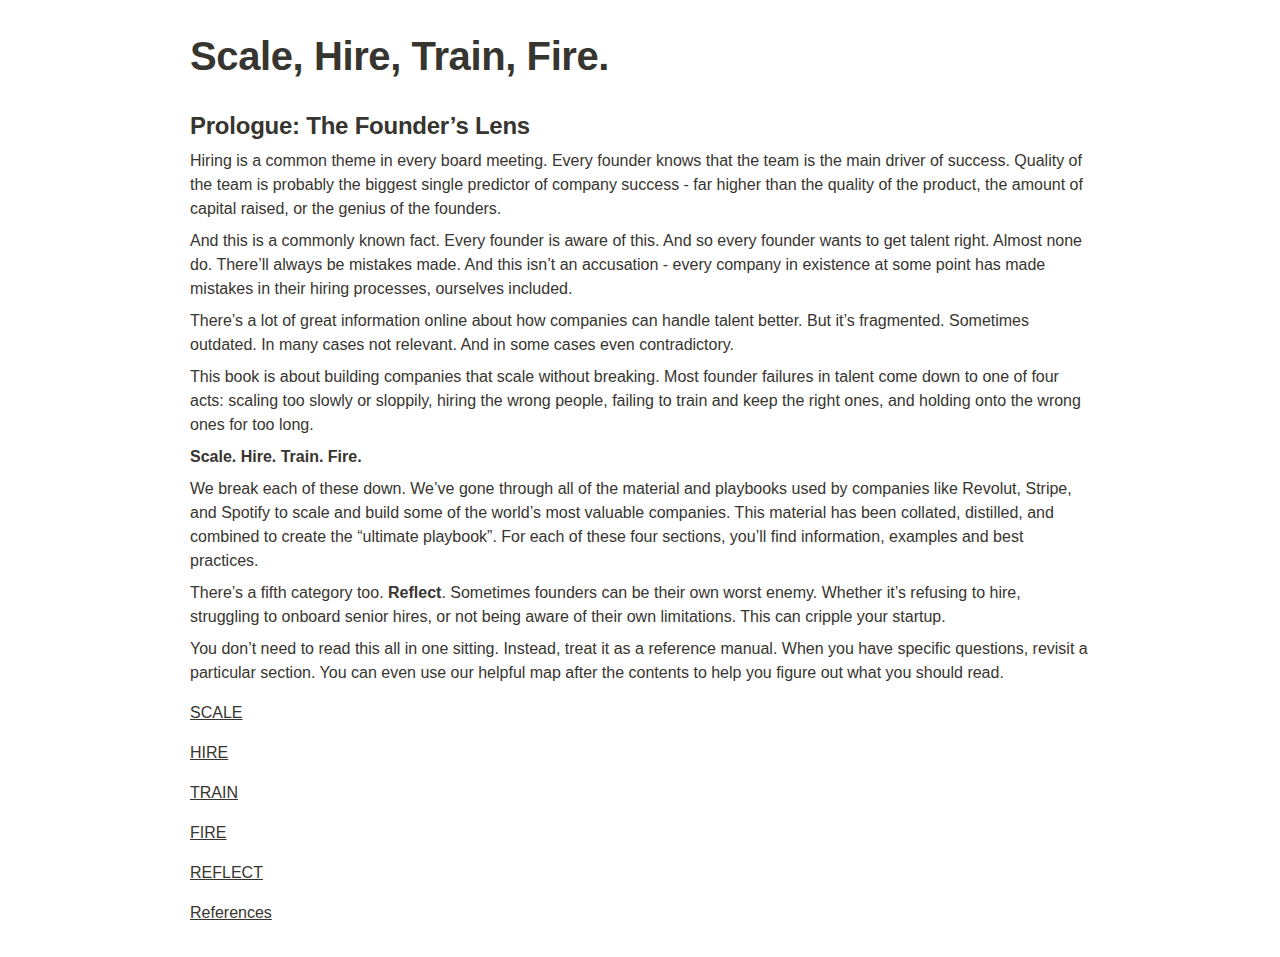
<file: exports/Scale, Hire, Train, Fire 24a59c70168c803480c2dad8a76f7393.html>
<html><head><meta http-equiv="Content-Type" content="text/html; charset=utf-8"/><title>Scale, Hire, Train, Fire. </title><style>
/* cspell:disable-file */
/* webkit printing magic: print all background colors */
html {
	-webkit-print-color-adjust: exact;
}
* {
	box-sizing: border-box;
	-webkit-print-color-adjust: exact;
}

html,
body {
	margin: 0;
	padding: 0;
}
@media only screen {
	body {
		margin: 2em auto;
		max-width: 900px;
		color: rgb(55, 53, 47);
	}
}

body {
	line-height: 1.5;
	white-space: pre-wrap;
}

a,
a.visited {
	color: inherit;
	text-decoration: underline;
}

.pdf-relative-link-path {
	font-size: 80%;
	color: #444;
}

h1,
h2,
h3 {
	letter-spacing: -0.01em;
	line-height: 1.2;
	font-weight: 600;
	margin-bottom: 0;
}

.page-title {
	font-size: 2.5rem;
	font-weight: 700;
	margin-top: 0;
	margin-bottom: 0.75em;
}

h1 {
	font-size: 1.875rem;
	margin-top: 1.875rem;
}

h2 {
	font-size: 1.5rem;
	margin-top: 1.5rem;
}

h3 {
	font-size: 1.25rem;
	margin-top: 1.25rem;
}

.source {
	border: 1px solid #ddd;
	border-radius: 3px;
	padding: 1.5em;
	word-break: break-all;
}

.callout {
	border-radius: 3px;
	padding: 1rem;
}

figure {
	margin: 1.25em 0;
	page-break-inside: avoid;
}

figcaption {
	opacity: 0.5;
	font-size: 85%;
	margin-top: 0.5em;
}

mark {
	background-color: transparent;
}

.indented {
	padding-left: 1.5em;
}

hr {
	background: transparent;
	display: block;
	width: 100%;
	height: 1px;
	visibility: visible;
	border: none;
	border-bottom: 1px solid rgba(55, 53, 47, 0.09);
}

img {
	max-width: 100%;
}

@media only print {
	img {
		max-height: 100vh;
		object-fit: contain;
	}
}

@page {
	margin: 1in;
}

.collection-content {
	font-size: 0.875rem;
}

.column-list {
	display: flex;
	justify-content: space-between;
}

.column {
	padding: 0 1em;
}

.column:first-child {
	padding-left: 0;
}

.column:last-child {
	padding-right: 0;
}

.table_of_contents-item {
	display: block;
	font-size: 0.875rem;
	line-height: 1.3;
	padding: 0.125rem;
}

.table_of_contents-indent-1 {
	margin-left: 1.5rem;
}

.table_of_contents-indent-2 {
	margin-left: 3rem;
}

.table_of_contents-indent-3 {
	margin-left: 4.5rem;
}

.table_of_contents-link {
	text-decoration: none;
	opacity: 0.7;
	border-bottom: 1px solid rgba(55, 53, 47, 0.18);
}

table,
th,
td {
	border: 1px solid rgba(55, 53, 47, 0.09);
	border-collapse: collapse;
}

table {
	border-left: none;
	border-right: none;
}

th,
td {
	font-weight: normal;
	padding: 0.25em 0.5em;
	line-height: 1.5;
	min-height: 1.5em;
	text-align: left;
}

th {
	color: rgba(55, 53, 47, 0.6);
}

ol,
ul {
	margin: 0;
	margin-block-start: 0.6em;
	margin-block-end: 0.6em;
}

li > ol:first-child,
li > ul:first-child {
	margin-block-start: 0.6em;
}

ul > li {
	list-style: disc;
}

ul.to-do-list {
	padding-inline-start: 0;
}

ul.to-do-list > li {
	list-style: none;
}

.to-do-children-checked {
	text-decoration: line-through;
	opacity: 0.375;
}

ul.toggle > li {
	list-style: none;
}

ul {
	padding-inline-start: 1.7em;
}

ul > li {
	padding-left: 0.1em;
}

ol {
	padding-inline-start: 1.6em;
}

ol > li {
	padding-left: 0.2em;
}

.mono ol {
	padding-inline-start: 2em;
}

.mono ol > li {
	text-indent: -0.4em;
}

.toggle {
	padding-inline-start: 0em;
	list-style-type: none;
}

/* Indent toggle children */
.toggle > li > details {
	padding-left: 1.7em;
}

.toggle > li > details > summary {
	margin-left: -1.1em;
}

.selected-value {
	display: inline-block;
	padding: 0 0.5em;
	background: rgba(206, 205, 202, 0.5);
	border-radius: 3px;
	margin-right: 0.5em;
	margin-top: 0.3em;
	margin-bottom: 0.3em;
	white-space: nowrap;
}

.collection-title {
	display: inline-block;
	margin-right: 1em;
}

.page-description {
	margin-bottom: 2em;
}

.simple-table {
	margin-top: 1em;
	font-size: 0.875rem;
	empty-cells: show;
}
.simple-table td {
	height: 29px;
	min-width: 120px;
}

.simple-table th {
	height: 29px;
	min-width: 120px;
}

.simple-table-header-color {
	background: rgb(247, 246, 243);
	color: black;
}
.simple-table-header {
	font-weight: 500;
}

time {
	opacity: 0.5;
}

.icon {
	display: inline-block;
	max-width: 1.2em;
	max-height: 1.2em;
	text-decoration: none;
	vertical-align: text-bottom;
	margin-right: 0.5em;
}

img.icon {
	border-radius: 3px;
}

.user-icon {
	width: 1.5em;
	height: 1.5em;
	border-radius: 100%;
	margin-right: 0.5rem;
}

.user-icon-inner {
	font-size: 0.8em;
}

.text-icon {
	border: 1px solid #000;
	text-align: center;
}

.page-cover-image {
	display: block;
	object-fit: cover;
	width: 100%;
	max-height: 30vh;
}

.page-header-icon {
	font-size: 3rem;
	margin-bottom: 1rem;
}

.page-header-icon-with-cover {
	margin-top: -0.72em;
	margin-left: 0.07em;
}

.page-header-icon img {
	border-radius: 3px;
}

.link-to-page {
	margin: 1em 0;
	padding: 0;
	border: none;
	font-weight: 500;
}

p > .user {
	opacity: 0.5;
}

td > .user,
td > time {
	white-space: nowrap;
}

input[type="checkbox"] {
	transform: scale(1.5);
	margin-right: 0.6em;
	vertical-align: middle;
}

p {
	margin-top: 0.5em;
	margin-bottom: 0.5em;
}

.image {
	border: none;
	margin: 1.5em 0;
	padding: 0;
	border-radius: 0;
	text-align: center;
}

.code,
code {
	background: rgba(135, 131, 120, 0.15);
	border-radius: 3px;
	padding: 0.2em 0.4em;
	border-radius: 3px;
	font-size: 85%;
	tab-size: 2;
}

code {
	color: #eb5757;
}

.code {
	padding: 1.5em 1em;
}

.code-wrap {
	white-space: pre-wrap;
	word-break: break-all;
}

.code > code {
	background: none;
	padding: 0;
	font-size: 100%;
	color: inherit;
}

blockquote {
	font-size: 1.25em;
	margin: 1em 0;
	padding-left: 1em;
	border-left: 3px solid rgb(55, 53, 47);
}

.bookmark {
	text-decoration: none;
	max-height: 8em;
	padding: 0;
	display: flex;
	width: 100%;
	align-items: stretch;
}

.bookmark-title {
	font-size: 0.85em;
	overflow: hidden;
	text-overflow: ellipsis;
	height: 1.75em;
	white-space: nowrap;
}

.bookmark-text {
	display: flex;
	flex-direction: column;
}

.bookmark-info {
	flex: 4 1 180px;
	padding: 12px 14px 14px;
	display: flex;
	flex-direction: column;
	justify-content: space-between;
}

.bookmark-image {
	width: 33%;
	flex: 1 1 180px;
	display: block;
	position: relative;
	object-fit: cover;
	border-radius: 1px;
}

.bookmark-description {
	color: rgba(55, 53, 47, 0.6);
	font-size: 0.75em;
	overflow: hidden;
	max-height: 4.5em;
	word-break: break-word;
}

.bookmark-href {
	font-size: 0.75em;
	margin-top: 0.25em;
}

.sans { font-family: ui-sans-serif, -apple-system, BlinkMacSystemFont, "Segoe UI Variable Display", "Segoe UI", Helvetica, "Apple Color Emoji", Arial, sans-serif, "Segoe UI Emoji", "Segoe UI Symbol"; }
.code { font-family: "SFMono-Regular", Menlo, Consolas, "PT Mono", "Liberation Mono", Courier, monospace; }
.serif { font-family: Lyon-Text, Georgia, ui-serif, serif; }
.mono { font-family: iawriter-mono, Nitti, Menlo, Courier, monospace; }
.pdf .sans { font-family: Inter, ui-sans-serif, -apple-system, BlinkMacSystemFont, "Segoe UI Variable Display", "Segoe UI", Helvetica, "Apple Color Emoji", Arial, sans-serif, "Segoe UI Emoji", "Segoe UI Symbol", 'Twemoji', 'Noto Color Emoji', 'Noto Sans CJK JP'; }
.pdf:lang(zh-CN) .sans { font-family: Inter, ui-sans-serif, -apple-system, BlinkMacSystemFont, "Segoe UI Variable Display", "Segoe UI", Helvetica, "Apple Color Emoji", Arial, sans-serif, "Segoe UI Emoji", "Segoe UI Symbol", 'Twemoji', 'Noto Color Emoji', 'Noto Sans CJK SC'; }
.pdf:lang(zh-TW) .sans { font-family: Inter, ui-sans-serif, -apple-system, BlinkMacSystemFont, "Segoe UI Variable Display", "Segoe UI", Helvetica, "Apple Color Emoji", Arial, sans-serif, "Segoe UI Emoji", "Segoe UI Symbol", 'Twemoji', 'Noto Color Emoji', 'Noto Sans CJK TC'; }
.pdf:lang(ko-KR) .sans { font-family: Inter, ui-sans-serif, -apple-system, BlinkMacSystemFont, "Segoe UI Variable Display", "Segoe UI", Helvetica, "Apple Color Emoji", Arial, sans-serif, "Segoe UI Emoji", "Segoe UI Symbol", 'Twemoji', 'Noto Color Emoji', 'Noto Sans CJK KR'; }
.pdf .code { font-family: Source Code Pro, "SFMono-Regular", Menlo, Consolas, "PT Mono", "Liberation Mono", Courier, monospace, 'Twemoji', 'Noto Color Emoji', 'Noto Sans Mono CJK JP'; }
.pdf:lang(zh-CN) .code { font-family: Source Code Pro, "SFMono-Regular", Menlo, Consolas, "PT Mono", "Liberation Mono", Courier, monospace, 'Twemoji', 'Noto Color Emoji', 'Noto Sans Mono CJK SC'; }
.pdf:lang(zh-TW) .code { font-family: Source Code Pro, "SFMono-Regular", Menlo, Consolas, "PT Mono", "Liberation Mono", Courier, monospace, 'Twemoji', 'Noto Color Emoji', 'Noto Sans Mono CJK TC'; }
.pdf:lang(ko-KR) .code { font-family: Source Code Pro, "SFMono-Regular", Menlo, Consolas, "PT Mono", "Liberation Mono", Courier, monospace, 'Twemoji', 'Noto Color Emoji', 'Noto Sans Mono CJK KR'; }
.pdf .serif { font-family: PT Serif, Lyon-Text, Georgia, ui-serif, serif, 'Twemoji', 'Noto Color Emoji', 'Noto Serif CJK JP'; }
.pdf:lang(zh-CN) .serif { font-family: PT Serif, Lyon-Text, Georgia, ui-serif, serif, 'Twemoji', 'Noto Color Emoji', 'Noto Serif CJK SC'; }
.pdf:lang(zh-TW) .serif { font-family: PT Serif, Lyon-Text, Georgia, ui-serif, serif, 'Twemoji', 'Noto Color Emoji', 'Noto Serif CJK TC'; }
.pdf:lang(ko-KR) .serif { font-family: PT Serif, Lyon-Text, Georgia, ui-serif, serif, 'Twemoji', 'Noto Color Emoji', 'Noto Serif CJK KR'; }
.pdf .mono { font-family: PT Mono, iawriter-mono, Nitti, Menlo, Courier, monospace, 'Twemoji', 'Noto Color Emoji', 'Noto Sans Mono CJK JP'; }
.pdf:lang(zh-CN) .mono { font-family: PT Mono, iawriter-mono, Nitti, Menlo, Courier, monospace, 'Twemoji', 'Noto Color Emoji', 'Noto Sans Mono CJK SC'; }
.pdf:lang(zh-TW) .mono { font-family: PT Mono, iawriter-mono, Nitti, Menlo, Courier, monospace, 'Twemoji', 'Noto Color Emoji', 'Noto Sans Mono CJK TC'; }
.pdf:lang(ko-KR) .mono { font-family: PT Mono, iawriter-mono, Nitti, Menlo, Courier, monospace, 'Twemoji', 'Noto Color Emoji', 'Noto Sans Mono CJK KR'; }
.highlight-default {
	color: rgba(50, 48, 44, 1);
}
.highlight-gray {
	color: rgba(115, 114, 110, 1);
	fill: rgba(115, 114, 110, 1);
}
.highlight-brown {
	color: rgba(159, 107, 83, 1);
	fill: rgba(159, 107, 83, 1);
}
.highlight-orange {
	color: rgba(217, 115, 13, 1);
	fill: rgba(217, 115, 13, 1);
}
.highlight-yellow {
	color: rgba(203, 145, 47, 1);
	fill: rgba(203, 145, 47, 1);
}
.highlight-teal {
	color: rgba(68, 131, 97, 1);
	fill: rgba(68, 131, 97, 1);
}
.highlight-blue {
	color: rgba(51, 126, 169, 1);
	fill: rgba(51, 126, 169, 1);
}
.highlight-purple {
	color: rgba(144, 101, 176, 1);
	fill: rgba(144, 101, 176, 1);
}
.highlight-pink {
	color: rgba(193, 76, 138, 1);
	fill: rgba(193, 76, 138, 1);
}
.highlight-red {
	color: rgba(205, 60, 58, 1);
	fill: rgba(205, 60, 58, 1);
}
.highlight-default_background {
	color: rgba(50, 48, 44, 1);
}
.highlight-gray_background {
	background: rgba(248, 248, 247, 1);
}
.highlight-brown_background {
	background: rgba(244, 238, 238, 1);
}
.highlight-orange_background {
	background: rgba(251, 236, 221, 1);
}
.highlight-yellow_background {
	background: rgba(251, 243, 219, 1);
}
.highlight-teal_background {
	background: rgba(237, 243, 236, 1);
}
.highlight-blue_background {
	background: rgba(231, 243, 248, 1);
}
.highlight-purple_background {
	background: rgba(248, 243, 252, 1);
}
.highlight-pink_background {
	background: rgba(252, 241, 246, 1);
}
.highlight-red_background {
	background: rgba(253, 235, 236, 1);
}
.block-color-default {
	color: inherit;
	fill: inherit;
}
.block-color-gray {
	color: rgba(115, 114, 110, 1);
	fill: rgba(115, 114, 110, 1);
}
.block-color-brown {
	color: rgba(159, 107, 83, 1);
	fill: rgba(159, 107, 83, 1);
}
.block-color-orange {
	color: rgba(217, 115, 13, 1);
	fill: rgba(217, 115, 13, 1);
}
.block-color-yellow {
	color: rgba(203, 145, 47, 1);
	fill: rgba(203, 145, 47, 1);
}
.block-color-teal {
	color: rgba(68, 131, 97, 1);
	fill: rgba(68, 131, 97, 1);
}
.block-color-blue {
	color: rgba(51, 126, 169, 1);
	fill: rgba(51, 126, 169, 1);
}
.block-color-purple {
	color: rgba(144, 101, 176, 1);
	fill: rgba(144, 101, 176, 1);
}
.block-color-pink {
	color: rgba(193, 76, 138, 1);
	fill: rgba(193, 76, 138, 1);
}
.block-color-red {
	color: rgba(205, 60, 58, 1);
	fill: rgba(205, 60, 58, 1);
}
.block-color-default_background {
	color: inherit;
	fill: inherit;
}
.block-color-gray_background {
	background: rgba(248, 248, 247, 1);
}
.block-color-brown_background {
	background: rgba(244, 238, 238, 1);
}
.block-color-orange_background {
	background: rgba(251, 236, 221, 1);
}
.block-color-yellow_background {
	background: rgba(251, 243, 219, 1);
}
.block-color-teal_background {
	background: rgba(237, 243, 236, 1);
}
.block-color-blue_background {
	background: rgba(231, 243, 248, 1);
}
.block-color-purple_background {
	background: rgba(248, 243, 252, 1);
}
.block-color-pink_background {
	background: rgba(252, 241, 246, 1);
}
.block-color-red_background {
	background: rgba(253, 235, 236, 1);
}
.select-value-color-default { background-color: rgba(84, 72, 49, 0.08); }
.select-value-color-gray { background-color: rgba(84, 72, 49, 0.15); }
.select-value-color-brown { background-color: rgba(210, 162, 141, 0.35); }
.select-value-color-orange { background-color: rgba(224, 124, 57, 0.27); }
.select-value-color-yellow { background-color: rgba(236, 191, 66, 0.39); }
.select-value-color-green { background-color: rgba(123, 183, 129, 0.27); }
.select-value-color-blue { background-color: rgba(93, 165, 206, 0.27); }
.select-value-color-purple { background-color: rgba(168, 129, 197, 0.27); }
.select-value-color-pink { background-color: rgba(225, 136, 179, 0.27); }
.select-value-color-red { background-color: rgba(244, 171, 159, 0.4); }

.checkbox {
	display: inline-flex;
	vertical-align: text-bottom;
	width: 16;
	height: 16;
	background-size: 16px;
	margin-left: 2px;
	margin-right: 5px;
}

.checkbox-on {
	background-image: url("data:image/svg+xml;charset=UTF-8,%3Csvg%20width%3D%2216%22%20height%3D%2216%22%20viewBox%3D%220%200%2016%2016%22%20fill%3D%22none%22%20xmlns%3D%22http%3A%2F%2Fwww.w3.org%2F2000%2Fsvg%22%3E%0A%3Crect%20width%3D%2216%22%20height%3D%2216%22%20fill%3D%22%2358A9D7%22%2F%3E%0A%3Cpath%20d%3D%22M6.71429%2012.2852L14%204.9995L12.7143%203.71436L6.71429%209.71378L3.28571%206.2831L2%207.57092L6.71429%2012.2852Z%22%20fill%3D%22white%22%2F%3E%0A%3C%2Fsvg%3E");
}

.checkbox-off {
	background-image: url("data:image/svg+xml;charset=UTF-8,%3Csvg%20width%3D%2216%22%20height%3D%2216%22%20viewBox%3D%220%200%2016%2016%22%20fill%3D%22none%22%20xmlns%3D%22http%3A%2F%2Fwww.w3.org%2F2000%2Fsvg%22%3E%0A%3Crect%20x%3D%220.75%22%20y%3D%220.75%22%20width%3D%2214.5%22%20height%3D%2214.5%22%20fill%3D%22white%22%20stroke%3D%22%2336352F%22%20stroke-width%3D%221.5%22%2F%3E%0A%3C%2Fsvg%3E");
}
	
</style></head><body><article id="24a59c70-168c-8034-80c2-dad8a76f7393" class="page sans"><header><h1 class="page-title">Scale, Hire, Train, Fire. </h1><p class="page-description"></p></header><div class="page-body"><h2 id="24c59c70-168c-80bb-b638-f3a3e58d2590" class=""><strong>Prologue: The Founder’s Lens</strong></h2><p id="24c59c70-168c-8099-b800-f141729e7ec8" class="">Hiring is a common theme in every board meeting. Every founder knows that the team is the main driver of success. Quality of the team is probably the biggest single predictor of company success - far higher than the quality of the product, the amount of capital raised, or the genius of the founders. </p><p id="24c59c70-168c-80fa-9071-e99b8effec1f" class="">And this is a commonly known fact. Every founder is aware of this. And so every founder wants to get talent right. Almost none do. There’ll always be mistakes made. And this isn’t an accusation - every company in existence at some point has made mistakes in their hiring processes, ourselves included. </p><p id="24c59c70-168c-80d8-9816-c30ff356ea60" class="">There’s a lot of great information online about how companies can handle talent better. But it’s fragmented. Sometimes outdated. In many cases not relevant. And in some cases even contradictory. </p><p id="24c59c70-168c-80ea-bb53-fedd0818a41d" class="">This book is about building companies that scale without breaking. Most founder failures in talent come down to one of four acts: scaling too slowly or sloppily, hiring the wrong people, failing to train and keep the right ones, and holding onto the wrong ones for too long.</p><p id="24c59c70-168c-803d-958a-f6de0c4f332b" class=""><strong>Scale. Hire. Train. Fire. </strong></p><p id="24c59c70-168c-8066-bf48-f251879b25c5" class="">We break each of these down. We’ve gone through all of the material and playbooks used by companies like Revolut, Stripe, and Spotify to scale and build some of the world’s most valuable companies. This material has been collated, distilled, and combined to create the “ultimate playbook”. For each of these four sections, you’ll find information, examples and best practices. </p><p id="24c59c70-168c-806e-9187-ef2f573a4b14" class="">There’s a fifth category too. <strong>Reflect</strong>. Sometimes founders can be their own worst enemy. Whether it’s refusing to hire, struggling to onboard senior hires, or not being aware of their own limitations. This can cripple your startup.  </p><p id="24c59c70-168c-806b-805b-dca893f97be9" class="">You don’t need to read this all in one sitting. Instead, treat it as a reference manual. When you have specific questions, revisit a particular section. You can even use our helpful map after the contents to help you figure out what you should read. </p><figure id="25059c70-168c-80ab-b71e-dd08615f7eb3" class="link-to-page"><a href="SCALE%2025059c70168c80abb71edd08615f7eb3.html">SCALE</a></figure><figure id="25059c70-168c-8057-98ea-e1c39f416cd4" class="link-to-page"><a href="HIRE%2025059c70168c805798eae1c39f416cd4.html">HIRE</a></figure><figure id="25059c70-168c-807d-bb1a-d94c67607ff4" class="link-to-page"><a href="TRAIN%2025059c70168c807dbb1ad94c67607ff4.html">TRAIN</a></figure><figure id="25059c70-168c-80ae-ae99-e33ecdf3a294" class="link-to-page"><a href="FIRE%2025059c70168c80aeae99e33ecdf3a294.html">FIRE</a></figure><figure id="25059c70-168c-80f5-8431-f2e11463356b" class="link-to-page"><a href="REFLECT%2025059c70168c80f58431f2e11463356b.html">REFLECT</a></figure><figure id="25059c70-168c-8009-811d-cbc2bde7a1a9" class="link-to-page"><a href="References%2025059c70168c8009811dcbc2bde7a1a9.html">References</a></figure><h1 id="24a59c70-168c-80fd-9431-e6e0027eac51" class=""></h1></div></article><span class="sans" style="font-size:14px;padding-top:2em"></span></body></html>
</file>
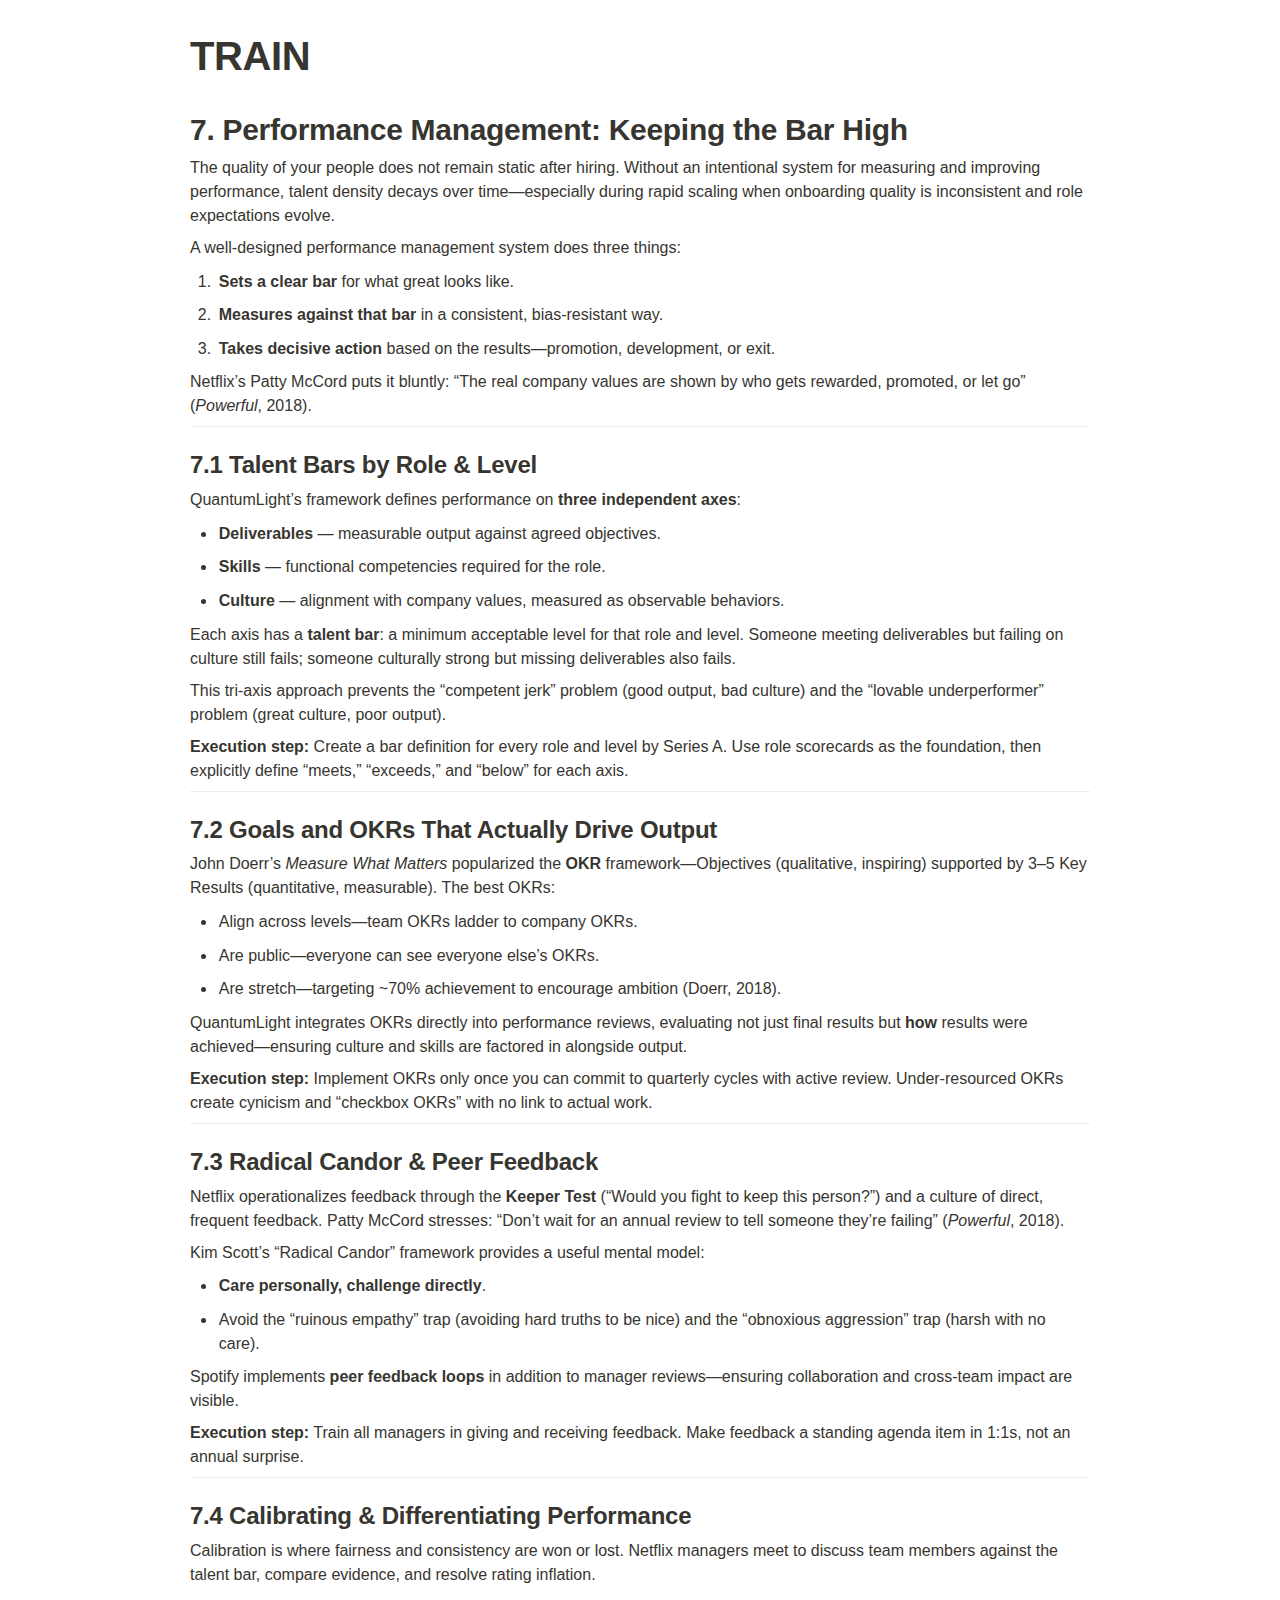
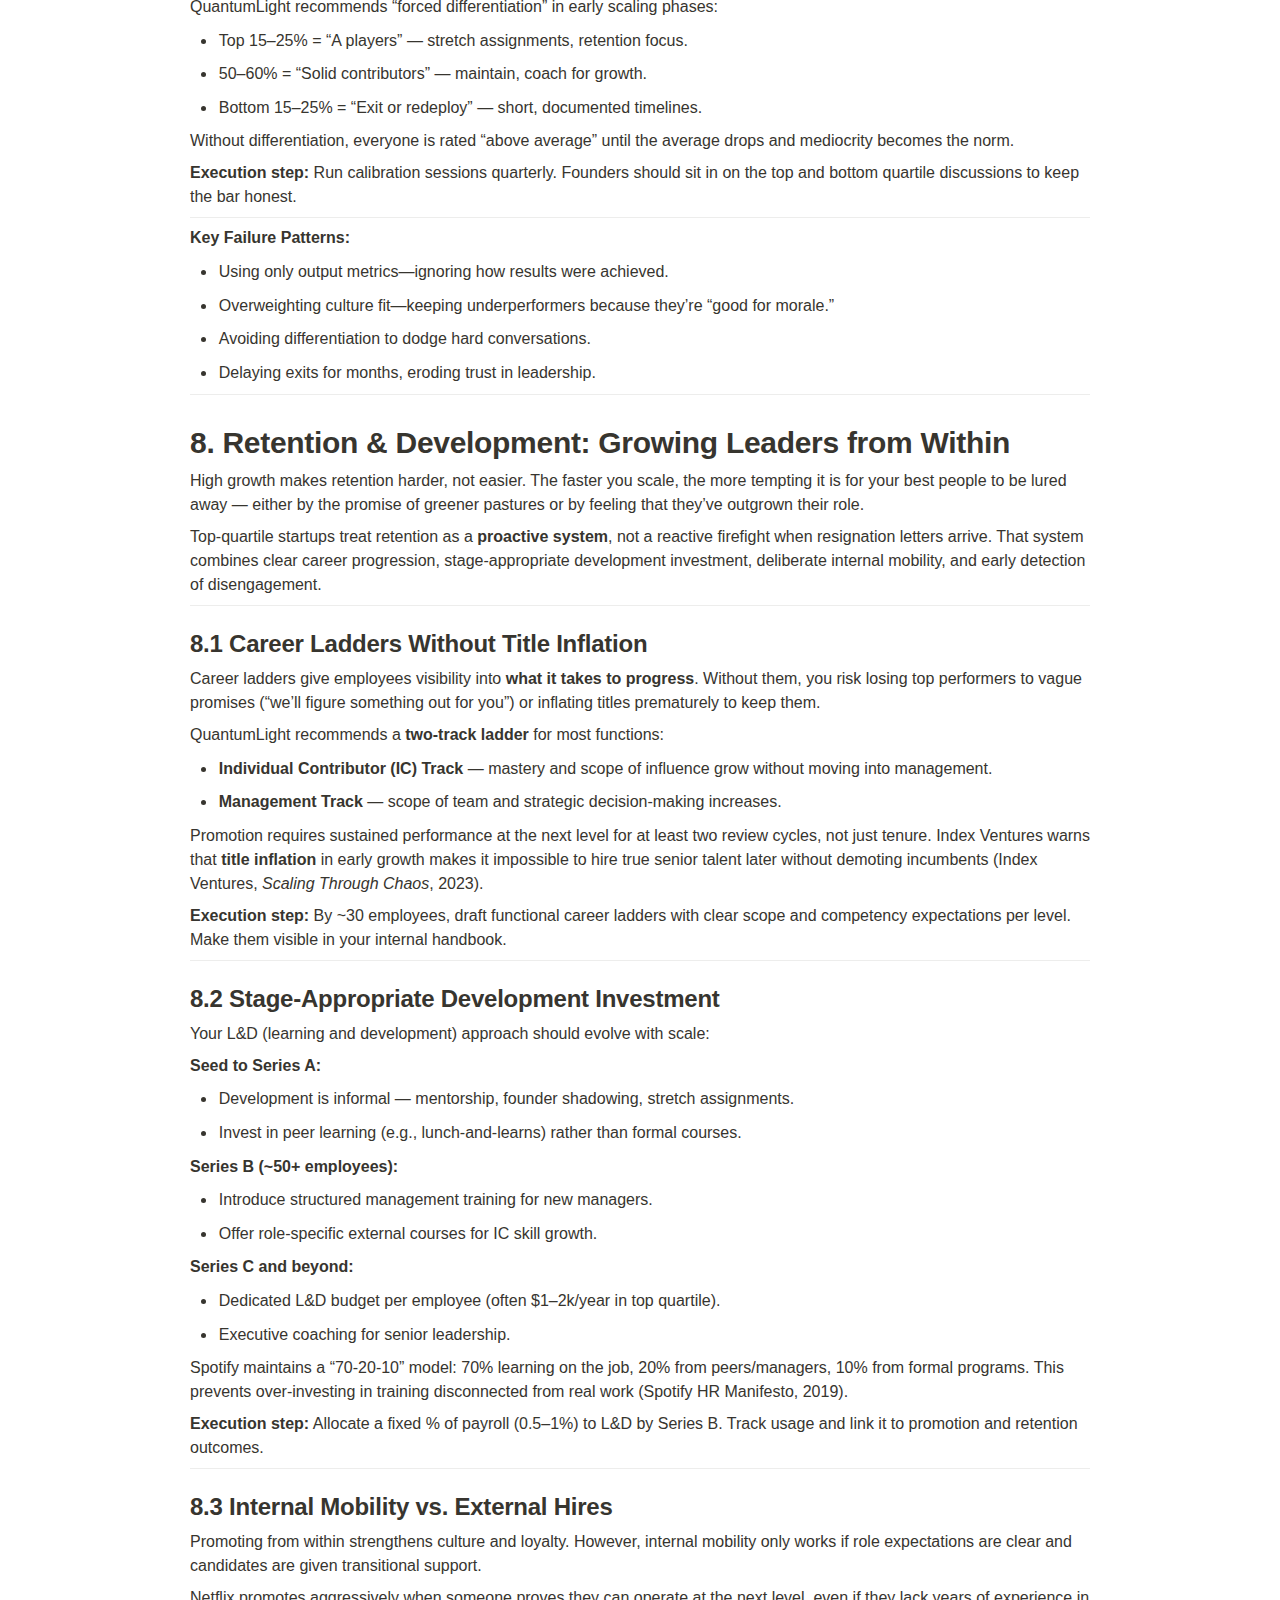
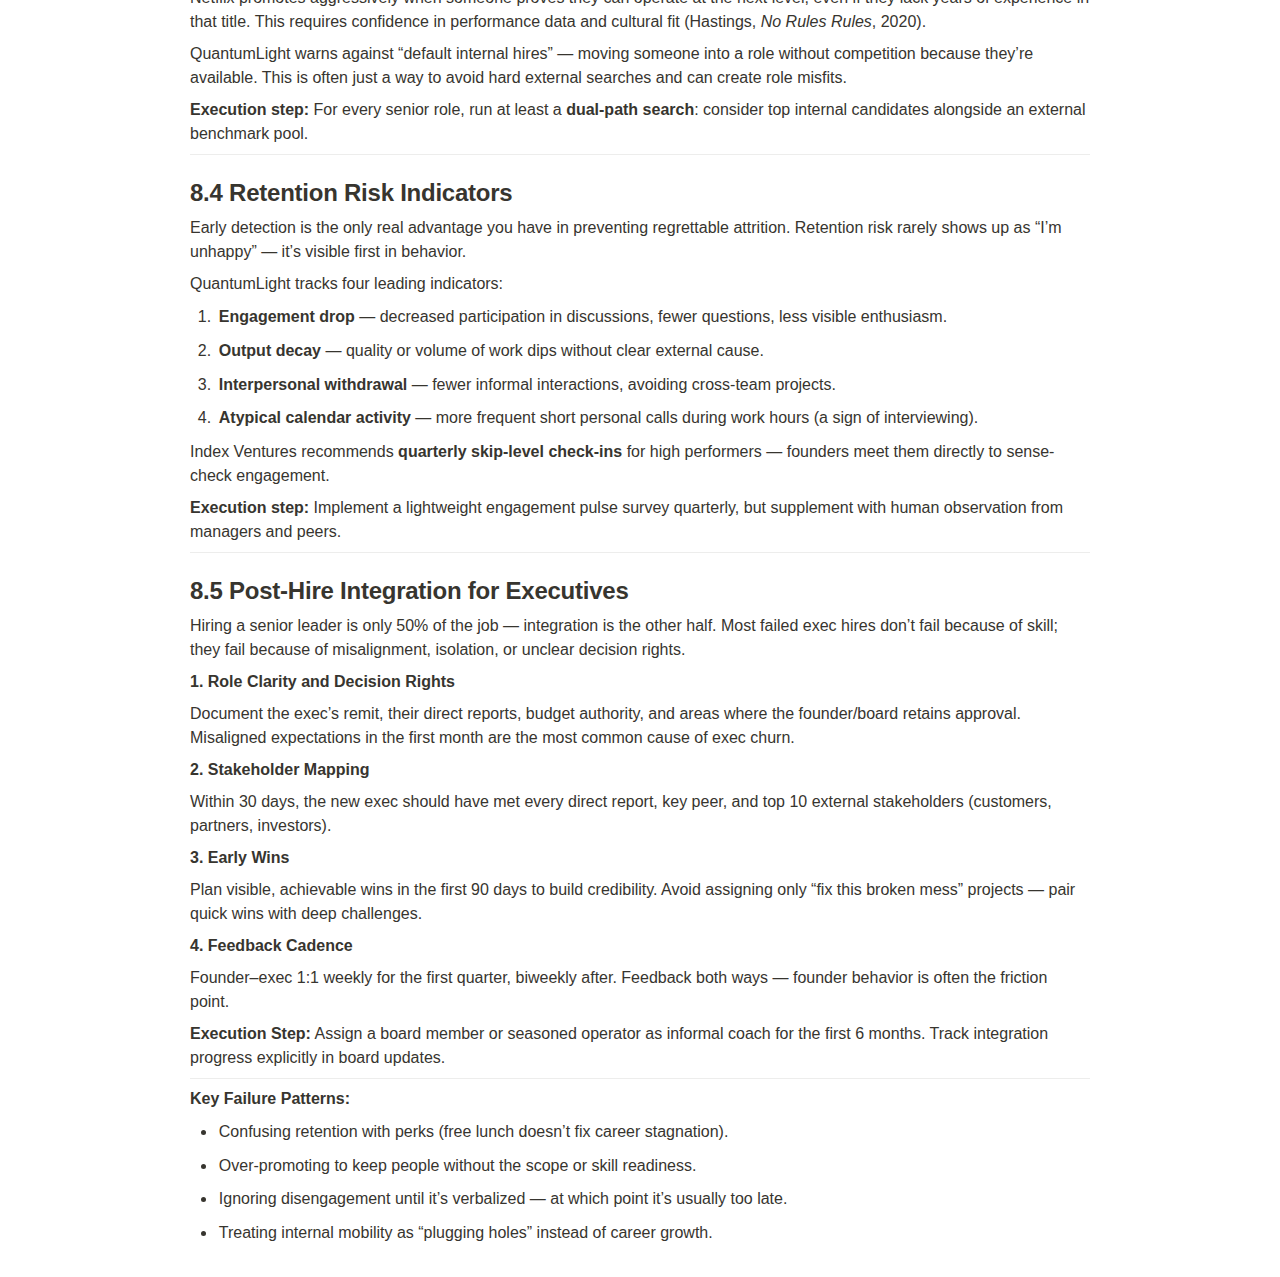
<file: exports/TRAIN 25059c70168c807dbb1ad94c67607ff4.html>
<html><head><meta http-equiv="Content-Type" content="text/html; charset=utf-8"/><title>TRAIN</title><style>
/* cspell:disable-file */
/* webkit printing magic: print all background colors */
html {
	-webkit-print-color-adjust: exact;
}
* {
	box-sizing: border-box;
	-webkit-print-color-adjust: exact;
}

html,
body {
	margin: 0;
	padding: 0;
}
@media only screen {
	body {
		margin: 2em auto;
		max-width: 900px;
		color: rgb(55, 53, 47);
	}
}

body {
	line-height: 1.5;
	white-space: pre-wrap;
}

a,
a.visited {
	color: inherit;
	text-decoration: underline;
}

.pdf-relative-link-path {
	font-size: 80%;
	color: #444;
}

h1,
h2,
h3 {
	letter-spacing: -0.01em;
	line-height: 1.2;
	font-weight: 600;
	margin-bottom: 0;
}

.page-title {
	font-size: 2.5rem;
	font-weight: 700;
	margin-top: 0;
	margin-bottom: 0.75em;
}

h1 {
	font-size: 1.875rem;
	margin-top: 1.875rem;
}

h2 {
	font-size: 1.5rem;
	margin-top: 1.5rem;
}

h3 {
	font-size: 1.25rem;
	margin-top: 1.25rem;
}

.source {
	border: 1px solid #ddd;
	border-radius: 3px;
	padding: 1.5em;
	word-break: break-all;
}

.callout {
	border-radius: 3px;
	padding: 1rem;
}

figure {
	margin: 1.25em 0;
	page-break-inside: avoid;
}

figcaption {
	opacity: 0.5;
	font-size: 85%;
	margin-top: 0.5em;
}

mark {
	background-color: transparent;
}

.indented {
	padding-left: 1.5em;
}

hr {
	background: transparent;
	display: block;
	width: 100%;
	height: 1px;
	visibility: visible;
	border: none;
	border-bottom: 1px solid rgba(55, 53, 47, 0.09);
}

img {
	max-width: 100%;
}

@media only print {
	img {
		max-height: 100vh;
		object-fit: contain;
	}
}

@page {
	margin: 1in;
}

.collection-content {
	font-size: 0.875rem;
}

.column-list {
	display: flex;
	justify-content: space-between;
}

.column {
	padding: 0 1em;
}

.column:first-child {
	padding-left: 0;
}

.column:last-child {
	padding-right: 0;
}

.table_of_contents-item {
	display: block;
	font-size: 0.875rem;
	line-height: 1.3;
	padding: 0.125rem;
}

.table_of_contents-indent-1 {
	margin-left: 1.5rem;
}

.table_of_contents-indent-2 {
	margin-left: 3rem;
}

.table_of_contents-indent-3 {
	margin-left: 4.5rem;
}

.table_of_contents-link {
	text-decoration: none;
	opacity: 0.7;
	border-bottom: 1px solid rgba(55, 53, 47, 0.18);
}

table,
th,
td {
	border: 1px solid rgba(55, 53, 47, 0.09);
	border-collapse: collapse;
}

table {
	border-left: none;
	border-right: none;
}

th,
td {
	font-weight: normal;
	padding: 0.25em 0.5em;
	line-height: 1.5;
	min-height: 1.5em;
	text-align: left;
}

th {
	color: rgba(55, 53, 47, 0.6);
}

ol,
ul {
	margin: 0;
	margin-block-start: 0.6em;
	margin-block-end: 0.6em;
}

li > ol:first-child,
li > ul:first-child {
	margin-block-start: 0.6em;
}

ul > li {
	list-style: disc;
}

ul.to-do-list {
	padding-inline-start: 0;
}

ul.to-do-list > li {
	list-style: none;
}

.to-do-children-checked {
	text-decoration: line-through;
	opacity: 0.375;
}

ul.toggle > li {
	list-style: none;
}

ul {
	padding-inline-start: 1.7em;
}

ul > li {
	padding-left: 0.1em;
}

ol {
	padding-inline-start: 1.6em;
}

ol > li {
	padding-left: 0.2em;
}

.mono ol {
	padding-inline-start: 2em;
}

.mono ol > li {
	text-indent: -0.4em;
}

.toggle {
	padding-inline-start: 0em;
	list-style-type: none;
}

/* Indent toggle children */
.toggle > li > details {
	padding-left: 1.7em;
}

.toggle > li > details > summary {
	margin-left: -1.1em;
}

.selected-value {
	display: inline-block;
	padding: 0 0.5em;
	background: rgba(206, 205, 202, 0.5);
	border-radius: 3px;
	margin-right: 0.5em;
	margin-top: 0.3em;
	margin-bottom: 0.3em;
	white-space: nowrap;
}

.collection-title {
	display: inline-block;
	margin-right: 1em;
}

.page-description {
	margin-bottom: 2em;
}

.simple-table {
	margin-top: 1em;
	font-size: 0.875rem;
	empty-cells: show;
}
.simple-table td {
	height: 29px;
	min-width: 120px;
}

.simple-table th {
	height: 29px;
	min-width: 120px;
}

.simple-table-header-color {
	background: rgb(247, 246, 243);
	color: black;
}
.simple-table-header {
	font-weight: 500;
}

time {
	opacity: 0.5;
}

.icon {
	display: inline-block;
	max-width: 1.2em;
	max-height: 1.2em;
	text-decoration: none;
	vertical-align: text-bottom;
	margin-right: 0.5em;
}

img.icon {
	border-radius: 3px;
}

.user-icon {
	width: 1.5em;
	height: 1.5em;
	border-radius: 100%;
	margin-right: 0.5rem;
}

.user-icon-inner {
	font-size: 0.8em;
}

.text-icon {
	border: 1px solid #000;
	text-align: center;
}

.page-cover-image {
	display: block;
	object-fit: cover;
	width: 100%;
	max-height: 30vh;
}

.page-header-icon {
	font-size: 3rem;
	margin-bottom: 1rem;
}

.page-header-icon-with-cover {
	margin-top: -0.72em;
	margin-left: 0.07em;
}

.page-header-icon img {
	border-radius: 3px;
}

.link-to-page {
	margin: 1em 0;
	padding: 0;
	border: none;
	font-weight: 500;
}

p > .user {
	opacity: 0.5;
}

td > .user,
td > time {
	white-space: nowrap;
}

input[type="checkbox"] {
	transform: scale(1.5);
	margin-right: 0.6em;
	vertical-align: middle;
}

p {
	margin-top: 0.5em;
	margin-bottom: 0.5em;
}

.image {
	border: none;
	margin: 1.5em 0;
	padding: 0;
	border-radius: 0;
	text-align: center;
}

.code,
code {
	background: rgba(135, 131, 120, 0.15);
	border-radius: 3px;
	padding: 0.2em 0.4em;
	border-radius: 3px;
	font-size: 85%;
	tab-size: 2;
}

code {
	color: #eb5757;
}

.code {
	padding: 1.5em 1em;
}

.code-wrap {
	white-space: pre-wrap;
	word-break: break-all;
}

.code > code {
	background: none;
	padding: 0;
	font-size: 100%;
	color: inherit;
}

blockquote {
	font-size: 1.25em;
	margin: 1em 0;
	padding-left: 1em;
	border-left: 3px solid rgb(55, 53, 47);
}

.bookmark {
	text-decoration: none;
	max-height: 8em;
	padding: 0;
	display: flex;
	width: 100%;
	align-items: stretch;
}

.bookmark-title {
	font-size: 0.85em;
	overflow: hidden;
	text-overflow: ellipsis;
	height: 1.75em;
	white-space: nowrap;
}

.bookmark-text {
	display: flex;
	flex-direction: column;
}

.bookmark-info {
	flex: 4 1 180px;
	padding: 12px 14px 14px;
	display: flex;
	flex-direction: column;
	justify-content: space-between;
}

.bookmark-image {
	width: 33%;
	flex: 1 1 180px;
	display: block;
	position: relative;
	object-fit: cover;
	border-radius: 1px;
}

.bookmark-description {
	color: rgba(55, 53, 47, 0.6);
	font-size: 0.75em;
	overflow: hidden;
	max-height: 4.5em;
	word-break: break-word;
}

.bookmark-href {
	font-size: 0.75em;
	margin-top: 0.25em;
}

.sans { font-family: ui-sans-serif, -apple-system, BlinkMacSystemFont, "Segoe UI Variable Display", "Segoe UI", Helvetica, "Apple Color Emoji", Arial, sans-serif, "Segoe UI Emoji", "Segoe UI Symbol"; }
.code { font-family: "SFMono-Regular", Menlo, Consolas, "PT Mono", "Liberation Mono", Courier, monospace; }
.serif { font-family: Lyon-Text, Georgia, ui-serif, serif; }
.mono { font-family: iawriter-mono, Nitti, Menlo, Courier, monospace; }
.pdf .sans { font-family: Inter, ui-sans-serif, -apple-system, BlinkMacSystemFont, "Segoe UI Variable Display", "Segoe UI", Helvetica, "Apple Color Emoji", Arial, sans-serif, "Segoe UI Emoji", "Segoe UI Symbol", 'Twemoji', 'Noto Color Emoji', 'Noto Sans CJK JP'; }
.pdf:lang(zh-CN) .sans { font-family: Inter, ui-sans-serif, -apple-system, BlinkMacSystemFont, "Segoe UI Variable Display", "Segoe UI", Helvetica, "Apple Color Emoji", Arial, sans-serif, "Segoe UI Emoji", "Segoe UI Symbol", 'Twemoji', 'Noto Color Emoji', 'Noto Sans CJK SC'; }
.pdf:lang(zh-TW) .sans { font-family: Inter, ui-sans-serif, -apple-system, BlinkMacSystemFont, "Segoe UI Variable Display", "Segoe UI", Helvetica, "Apple Color Emoji", Arial, sans-serif, "Segoe UI Emoji", "Segoe UI Symbol", 'Twemoji', 'Noto Color Emoji', 'Noto Sans CJK TC'; }
.pdf:lang(ko-KR) .sans { font-family: Inter, ui-sans-serif, -apple-system, BlinkMacSystemFont, "Segoe UI Variable Display", "Segoe UI", Helvetica, "Apple Color Emoji", Arial, sans-serif, "Segoe UI Emoji", "Segoe UI Symbol", 'Twemoji', 'Noto Color Emoji', 'Noto Sans CJK KR'; }
.pdf .code { font-family: Source Code Pro, "SFMono-Regular", Menlo, Consolas, "PT Mono", "Liberation Mono", Courier, monospace, 'Twemoji', 'Noto Color Emoji', 'Noto Sans Mono CJK JP'; }
.pdf:lang(zh-CN) .code { font-family: Source Code Pro, "SFMono-Regular", Menlo, Consolas, "PT Mono", "Liberation Mono", Courier, monospace, 'Twemoji', 'Noto Color Emoji', 'Noto Sans Mono CJK SC'; }
.pdf:lang(zh-TW) .code { font-family: Source Code Pro, "SFMono-Regular", Menlo, Consolas, "PT Mono", "Liberation Mono", Courier, monospace, 'Twemoji', 'Noto Color Emoji', 'Noto Sans Mono CJK TC'; }
.pdf:lang(ko-KR) .code { font-family: Source Code Pro, "SFMono-Regular", Menlo, Consolas, "PT Mono", "Liberation Mono", Courier, monospace, 'Twemoji', 'Noto Color Emoji', 'Noto Sans Mono CJK KR'; }
.pdf .serif { font-family: PT Serif, Lyon-Text, Georgia, ui-serif, serif, 'Twemoji', 'Noto Color Emoji', 'Noto Serif CJK JP'; }
.pdf:lang(zh-CN) .serif { font-family: PT Serif, Lyon-Text, Georgia, ui-serif, serif, 'Twemoji', 'Noto Color Emoji', 'Noto Serif CJK SC'; }
.pdf:lang(zh-TW) .serif { font-family: PT Serif, Lyon-Text, Georgia, ui-serif, serif, 'Twemoji', 'Noto Color Emoji', 'Noto Serif CJK TC'; }
.pdf:lang(ko-KR) .serif { font-family: PT Serif, Lyon-Text, Georgia, ui-serif, serif, 'Twemoji', 'Noto Color Emoji', 'Noto Serif CJK KR'; }
.pdf .mono { font-family: PT Mono, iawriter-mono, Nitti, Menlo, Courier, monospace, 'Twemoji', 'Noto Color Emoji', 'Noto Sans Mono CJK JP'; }
.pdf:lang(zh-CN) .mono { font-family: PT Mono, iawriter-mono, Nitti, Menlo, Courier, monospace, 'Twemoji', 'Noto Color Emoji', 'Noto Sans Mono CJK SC'; }
.pdf:lang(zh-TW) .mono { font-family: PT Mono, iawriter-mono, Nitti, Menlo, Courier, monospace, 'Twemoji', 'Noto Color Emoji', 'Noto Sans Mono CJK TC'; }
.pdf:lang(ko-KR) .mono { font-family: PT Mono, iawriter-mono, Nitti, Menlo, Courier, monospace, 'Twemoji', 'Noto Color Emoji', 'Noto Sans Mono CJK KR'; }
.highlight-default {
	color: rgba(50, 48, 44, 1);
}
.highlight-gray {
	color: rgba(115, 114, 110, 1);
	fill: rgba(115, 114, 110, 1);
}
.highlight-brown {
	color: rgba(159, 107, 83, 1);
	fill: rgba(159, 107, 83, 1);
}
.highlight-orange {
	color: rgba(217, 115, 13, 1);
	fill: rgba(217, 115, 13, 1);
}
.highlight-yellow {
	color: rgba(203, 145, 47, 1);
	fill: rgba(203, 145, 47, 1);
}
.highlight-teal {
	color: rgba(68, 131, 97, 1);
	fill: rgba(68, 131, 97, 1);
}
.highlight-blue {
	color: rgba(51, 126, 169, 1);
	fill: rgba(51, 126, 169, 1);
}
.highlight-purple {
	color: rgba(144, 101, 176, 1);
	fill: rgba(144, 101, 176, 1);
}
.highlight-pink {
	color: rgba(193, 76, 138, 1);
	fill: rgba(193, 76, 138, 1);
}
.highlight-red {
	color: rgba(205, 60, 58, 1);
	fill: rgba(205, 60, 58, 1);
}
.highlight-default_background {
	color: rgba(50, 48, 44, 1);
}
.highlight-gray_background {
	background: rgba(248, 248, 247, 1);
}
.highlight-brown_background {
	background: rgba(244, 238, 238, 1);
}
.highlight-orange_background {
	background: rgba(251, 236, 221, 1);
}
.highlight-yellow_background {
	background: rgba(251, 243, 219, 1);
}
.highlight-teal_background {
	background: rgba(237, 243, 236, 1);
}
.highlight-blue_background {
	background: rgba(231, 243, 248, 1);
}
.highlight-purple_background {
	background: rgba(248, 243, 252, 1);
}
.highlight-pink_background {
	background: rgba(252, 241, 246, 1);
}
.highlight-red_background {
	background: rgba(253, 235, 236, 1);
}
.block-color-default {
	color: inherit;
	fill: inherit;
}
.block-color-gray {
	color: rgba(115, 114, 110, 1);
	fill: rgba(115, 114, 110, 1);
}
.block-color-brown {
	color: rgba(159, 107, 83, 1);
	fill: rgba(159, 107, 83, 1);
}
.block-color-orange {
	color: rgba(217, 115, 13, 1);
	fill: rgba(217, 115, 13, 1);
}
.block-color-yellow {
	color: rgba(203, 145, 47, 1);
	fill: rgba(203, 145, 47, 1);
}
.block-color-teal {
	color: rgba(68, 131, 97, 1);
	fill: rgba(68, 131, 97, 1);
}
.block-color-blue {
	color: rgba(51, 126, 169, 1);
	fill: rgba(51, 126, 169, 1);
}
.block-color-purple {
	color: rgba(144, 101, 176, 1);
	fill: rgba(144, 101, 176, 1);
}
.block-color-pink {
	color: rgba(193, 76, 138, 1);
	fill: rgba(193, 76, 138, 1);
}
.block-color-red {
	color: rgba(205, 60, 58, 1);
	fill: rgba(205, 60, 58, 1);
}
.block-color-default_background {
	color: inherit;
	fill: inherit;
}
.block-color-gray_background {
	background: rgba(248, 248, 247, 1);
}
.block-color-brown_background {
	background: rgba(244, 238, 238, 1);
}
.block-color-orange_background {
	background: rgba(251, 236, 221, 1);
}
.block-color-yellow_background {
	background: rgba(251, 243, 219, 1);
}
.block-color-teal_background {
	background: rgba(237, 243, 236, 1);
}
.block-color-blue_background {
	background: rgba(231, 243, 248, 1);
}
.block-color-purple_background {
	background: rgba(248, 243, 252, 1);
}
.block-color-pink_background {
	background: rgba(252, 241, 246, 1);
}
.block-color-red_background {
	background: rgba(253, 235, 236, 1);
}
.select-value-color-default { background-color: rgba(84, 72, 49, 0.08); }
.select-value-color-gray { background-color: rgba(84, 72, 49, 0.15); }
.select-value-color-brown { background-color: rgba(210, 162, 141, 0.35); }
.select-value-color-orange { background-color: rgba(224, 124, 57, 0.27); }
.select-value-color-yellow { background-color: rgba(236, 191, 66, 0.39); }
.select-value-color-green { background-color: rgba(123, 183, 129, 0.27); }
.select-value-color-blue { background-color: rgba(93, 165, 206, 0.27); }
.select-value-color-purple { background-color: rgba(168, 129, 197, 0.27); }
.select-value-color-pink { background-color: rgba(225, 136, 179, 0.27); }
.select-value-color-red { background-color: rgba(244, 171, 159, 0.4); }

.checkbox {
	display: inline-flex;
	vertical-align: text-bottom;
	width: 16;
	height: 16;
	background-size: 16px;
	margin-left: 2px;
	margin-right: 5px;
}

.checkbox-on {
	background-image: url("data:image/svg+xml;charset=UTF-8,%3Csvg%20width%3D%2216%22%20height%3D%2216%22%20viewBox%3D%220%200%2016%2016%22%20fill%3D%22none%22%20xmlns%3D%22http%3A%2F%2Fwww.w3.org%2F2000%2Fsvg%22%3E%0A%3Crect%20width%3D%2216%22%20height%3D%2216%22%20fill%3D%22%2358A9D7%22%2F%3E%0A%3Cpath%20d%3D%22M6.71429%2012.2852L14%204.9995L12.7143%203.71436L6.71429%209.71378L3.28571%206.2831L2%207.57092L6.71429%2012.2852Z%22%20fill%3D%22white%22%2F%3E%0A%3C%2Fsvg%3E");
}

.checkbox-off {
	background-image: url("data:image/svg+xml;charset=UTF-8,%3Csvg%20width%3D%2216%22%20height%3D%2216%22%20viewBox%3D%220%200%2016%2016%22%20fill%3D%22none%22%20xmlns%3D%22http%3A%2F%2Fwww.w3.org%2F2000%2Fsvg%22%3E%0A%3Crect%20x%3D%220.75%22%20y%3D%220.75%22%20width%3D%2214.5%22%20height%3D%2214.5%22%20fill%3D%22white%22%20stroke%3D%22%2336352F%22%20stroke-width%3D%221.5%22%2F%3E%0A%3C%2Fsvg%3E");
}
	
</style></head><body><article id="25059c70-168c-807d-bb1a-d94c67607ff4" class="page sans"><header><h1 class="page-title">TRAIN</h1><p class="page-description"></p></header><div class="page-body"><h1 id="25059c70-168c-8023-abc8-c6314ac31ff7" class=""><strong>7. Performance Management: Keeping the Bar High</strong></h1><p id="25059c70-168c-8083-bf90-c01b353fc215" class="">The quality of your people does not remain static after hiring. Without an intentional system for measuring and improving performance, talent density decays over time—especially during rapid scaling when onboarding quality is inconsistent and role expectations evolve.</p><p id="25059c70-168c-8098-af00-e384aeef7311" class="">A well-designed performance management system does three things:</p><ol type="1" id="25059c70-168c-80ba-998c-f457038b8a73" class="numbered-list" start="1"><li><strong>Sets a clear bar</strong> for what great looks like.</li></ol><ol type="1" id="25059c70-168c-8099-96a7-f301fbdd05f6" class="numbered-list" start="2"><li><strong>Measures against that bar</strong> in a consistent, bias-resistant way.</li></ol><ol type="1" id="25059c70-168c-8095-a2bc-e93541ebceeb" class="numbered-list" start="3"><li><strong>Takes decisive action</strong> based on the results—promotion, development, or exit.</li></ol><p id="25059c70-168c-80fc-b072-d5f3c1b56679" class="">Netflix’s Patty McCord puts it bluntly: “The real company values are shown by who gets rewarded, promoted, or let go” (<em>Powerful</em>, 2018).</p><hr id="25059c70-168c-801b-9b05-dea70b14c3af"/><h2 id="25059c70-168c-8042-8d55-e85629f5f9bf" class="">7.1 Talent Bars by Role &amp; Level</h2><p id="25059c70-168c-8095-bfa9-e26576b6ff3e" class="">QuantumLight’s framework defines performance on <strong>three independent axes</strong>:</p><ul id="25059c70-168c-80be-a78a-ec5bd4d1b4fa" class="bulleted-list"><li style="list-style-type:disc"><strong>Deliverables</strong> — measurable output against agreed objectives.</li></ul><ul id="25059c70-168c-80a3-8365-d2c9664313a4" class="bulleted-list"><li style="list-style-type:disc"><strong>Skills</strong> — functional competencies required for the role.</li></ul><ul id="25059c70-168c-801f-91e7-c22c604226e2" class="bulleted-list"><li style="list-style-type:disc"><strong>Culture</strong> — alignment with company values, measured as observable behaviors.</li></ul><p id="25059c70-168c-80e4-9757-e30591ce4ff0" class="">Each axis has a <strong>talent bar</strong>: a minimum acceptable level for that role and level. Someone meeting deliverables but failing on culture still fails; someone culturally strong but missing deliverables also fails.</p><p id="25059c70-168c-80a4-b11a-d745ec87b50f" class="">This tri-axis approach prevents the “competent jerk” problem (good output, bad culture) and the “lovable underperformer” problem (great culture, poor output).</p><p id="25059c70-168c-80c4-9734-e2ecf93b78b7" class=""><strong>Execution step:</strong> Create a bar definition for every role and level by Series A. Use role scorecards as the foundation, then explicitly define “meets,” “exceeds,” and “below” for each axis.</p><hr id="25059c70-168c-8095-96a9-e8bf6153ca47"/><h2 id="25059c70-168c-80d5-95a0-d1370bc4f809" class="">7.2 Goals and OKRs That Actually Drive Output</h2><p id="25059c70-168c-8082-ba8f-f3854e5c9a99" class="">John Doerr’s <em>Measure What Matters</em> popularized the <strong>OKR</strong> framework—Objectives (qualitative, inspiring) supported by 3–5 Key Results (quantitative, measurable). The best OKRs:</p><ul id="25059c70-168c-8092-b372-fa32dd5e994c" class="bulleted-list"><li style="list-style-type:disc">Align across levels—team OKRs ladder to company OKRs.</li></ul><ul id="25059c70-168c-8012-a65d-c1f2e2c74833" class="bulleted-list"><li style="list-style-type:disc">Are public—everyone can see everyone else’s OKRs.</li></ul><ul id="25059c70-168c-8093-8566-cd117b9f1630" class="bulleted-list"><li style="list-style-type:disc">Are stretch—targeting ~70% achievement to encourage ambition (Doerr, 2018).</li></ul><p id="25059c70-168c-80f7-8e35-d4480b76be44" class="">QuantumLight integrates OKRs directly into performance reviews, evaluating not just final results but <strong>how</strong> results were achieved—ensuring culture and skills are factored in alongside output.</p><p id="25059c70-168c-80d4-b4ec-eba0e40c602d" class=""><strong>Execution step:</strong> Implement OKRs only once you can commit to quarterly cycles with active review. Under-resourced OKRs create cynicism and “checkbox OKRs” with no link to actual work.</p><hr id="25059c70-168c-8063-a6c4-e261a0684b91"/><h2 id="25059c70-168c-8039-9835-d3eef36d5519" class="">7.3 Radical Candor &amp; Peer Feedback</h2><p id="25059c70-168c-808c-b8be-dd3e8b2197b2" class="">Netflix operationalizes feedback through the <strong>Keeper Test</strong> (“Would you fight to keep this person?”) and a culture of direct, frequent feedback. Patty McCord stresses: “Don’t wait for an annual review to tell someone they’re failing” (<em>Powerful</em>, 2018).</p><p id="25059c70-168c-802b-8bb3-c06d0db792d4" class="">Kim Scott’s “Radical Candor” framework provides a useful mental model:</p><ul id="25059c70-168c-8088-abf2-ff9e298013e3" class="bulleted-list"><li style="list-style-type:disc"><strong>Care personally, challenge directly</strong>.</li></ul><ul id="25059c70-168c-803e-bfcc-e9cd4c14665f" class="bulleted-list"><li style="list-style-type:disc">Avoid the “ruinous empathy” trap (avoiding hard truths to be nice) and the “obnoxious aggression” trap (harsh with no care).</li></ul><p id="25059c70-168c-8097-9dd9-e5f17f78a381" class="">Spotify implements <strong>peer feedback loops</strong> in addition to manager reviews—ensuring collaboration and cross-team impact are visible.</p><p id="25059c70-168c-801e-a31d-fb24a433b930" class=""><strong>Execution step:</strong> Train all managers in giving and receiving feedback. Make feedback a standing agenda item in 1:1s, not an annual surprise.</p><hr id="25059c70-168c-8002-a862-e989642a81ec"/><h2 id="25059c70-168c-8053-a7f9-f409fedda07a" class="">7.4 Calibrating &amp; Differentiating Performance</h2><p id="25059c70-168c-80fd-bdb8-c7aaac379dbd" class="">Calibration is where fairness and consistency are won or lost. Netflix managers meet to discuss team members against the talent bar, compare evidence, and resolve rating inflation.</p><p id="25059c70-168c-8021-951c-e22ccde9de7a" class="">QuantumLight recommends “forced differentiation” in early scaling phases:</p><ul id="25059c70-168c-8048-a31e-f489b540ec1c" class="bulleted-list"><li style="list-style-type:disc">Top 15–25% = “A players” — stretch assignments, retention focus.</li></ul><ul id="25059c70-168c-80e4-ab1a-ee55c738b729" class="bulleted-list"><li style="list-style-type:disc">50–60% = “Solid contributors” — maintain, coach for growth.</li></ul><ul id="25059c70-168c-80d5-9e9f-f47427204502" class="bulleted-list"><li style="list-style-type:disc">Bottom 15–25% = “Exit or redeploy” — short, documented timelines.</li></ul><p id="25059c70-168c-8031-8df6-c825351d86be" class="">Without differentiation, everyone is rated “above average” until the average drops and mediocrity becomes the norm.</p><p id="25059c70-168c-8041-a16f-d304cd8986de" class=""><strong>Execution step:</strong> Run calibration sessions quarterly. Founders should sit in on the top and bottom quartile discussions to keep the bar honest.</p><hr id="25059c70-168c-80d2-86dc-e66fb9d50b1e"/><p id="25059c70-168c-801b-be7c-c3e02588df99" class=""><strong>Key Failure Patterns:</strong></p><ul id="25059c70-168c-8095-a5be-e35b064a8ec7" class="bulleted-list"><li style="list-style-type:disc">Using only output metrics—ignoring how results were achieved.</li></ul><ul id="25059c70-168c-802c-a997-c904e0c6ca77" class="bulleted-list"><li style="list-style-type:disc">Overweighting culture fit—keeping underperformers because they’re “good for morale.”</li></ul><ul id="25059c70-168c-80e6-bfbb-d0be0f3c272f" class="bulleted-list"><li style="list-style-type:disc">Avoiding differentiation to dodge hard conversations.</li></ul><ul id="25059c70-168c-80d7-8b88-e4160fa64a18" class="bulleted-list"><li style="list-style-type:disc">Delaying exits for months, eroding trust in leadership.</li></ul><hr id="25059c70-168c-80bc-b673-ee8615111b0c"/><h1 id="25059c70-168c-80c2-bc59-c0c56d97462b" class=""><strong>8. Retention &amp; Development: Growing Leaders from Within</strong></h1><p id="25059c70-168c-8089-bb82-f70da50513c3" class="">High growth makes retention harder, not easier. The faster you scale, the more tempting it is for your best people to be lured away — either by the promise of greener pastures or by feeling that they’ve outgrown their role.</p><p id="25059c70-168c-8054-897c-e911c2c65139" class="">Top-quartile startups treat retention as a <strong>proactive system</strong>, not a reactive firefight when resignation letters arrive. That system combines clear career progression, stage-appropriate development investment, deliberate internal mobility, and early detection of disengagement.</p><hr id="25059c70-168c-8010-9c05-c0cdef90659d"/><h2 id="25059c70-168c-8000-bbf2-f075d27c160c" class="">8.1 Career Ladders Without Title Inflation</h2><p id="25059c70-168c-8013-a875-de18ba92c6b0" class="">Career ladders give employees visibility into <strong>what it takes to progress</strong>. Without them, you risk losing top performers to vague promises (“we’ll figure something out for you”) or inflating titles prematurely to keep them.</p><p id="25059c70-168c-80d0-a8b6-fa0b16fd4fd4" class="">QuantumLight recommends a <strong>two-track ladder</strong> for most functions:</p><ul id="25059c70-168c-80db-8a63-cd28623f7927" class="bulleted-list"><li style="list-style-type:disc"><strong>Individual Contributor (IC) Track</strong> — mastery and scope of influence grow without moving into management.</li></ul><ul id="25059c70-168c-80b6-87e4-ddc4a4507acb" class="bulleted-list"><li style="list-style-type:disc"><strong>Management Track</strong> — scope of team and strategic decision-making increases.</li></ul><p id="25059c70-168c-809a-97ed-dbe9835c1544" class="">Promotion requires sustained performance at the next level for at least two review cycles, not just tenure. Index Ventures warns that <strong>title inflation</strong> in early growth makes it impossible to hire true senior talent later without demoting incumbents (Index Ventures, <em>Scaling Through Chaos</em>, 2023).</p><p id="25059c70-168c-808d-b88b-f163e14861f4" class=""><strong>Execution step:</strong> By ~30 employees, draft functional career ladders with clear scope and competency expectations per level. Make them visible in your internal handbook.</p><hr id="25059c70-168c-80e8-bf4a-ffac34d8d2ec"/><h2 id="25059c70-168c-801c-9cdf-ea5dd90d1c69" class="">8.2 Stage-Appropriate Development Investment</h2><p id="25059c70-168c-805d-8c86-dc3422f1300f" class="">Your L&amp;D (learning and development) approach should evolve with scale:</p><p id="25059c70-168c-804b-a70d-df204ed5fbe4" class=""><strong>Seed to Series A:</strong></p><ul id="25059c70-168c-8080-aac8-c41aafd956c6" class="bulleted-list"><li style="list-style-type:disc">Development is informal — mentorship, founder shadowing, stretch assignments.</li></ul><ul id="25059c70-168c-8042-933f-ef306fea7047" class="bulleted-list"><li style="list-style-type:disc">Invest in peer learning (e.g., lunch-and-learns) rather than formal courses.</li></ul><p id="25059c70-168c-8074-8308-c40105fe7206" class=""><strong>Series B (~50+ employees):</strong></p><ul id="25059c70-168c-80fa-b5c3-c2a3bdc1f268" class="bulleted-list"><li style="list-style-type:disc">Introduce structured management training for new managers.</li></ul><ul id="25059c70-168c-80e8-89d5-f1b380b0cc97" class="bulleted-list"><li style="list-style-type:disc">Offer role-specific external courses for IC skill growth.</li></ul><p id="25059c70-168c-8029-be8f-c0ddb7e334bf" class=""><strong>Series C and beyond:</strong></p><ul id="25059c70-168c-807e-8545-d4c8ddc7c4ab" class="bulleted-list"><li style="list-style-type:disc">Dedicated L&amp;D budget per employee (often $1–2k/year in top quartile).</li></ul><ul id="25059c70-168c-8051-8431-dd1a187e7604" class="bulleted-list"><li style="list-style-type:disc">Executive coaching for senior leadership.</li></ul><p id="25059c70-168c-80af-82a0-c41fb1bfe498" class="">Spotify maintains a “70-20-10” model: 70% learning on the job, 20% from peers/managers, 10% from formal programs. This prevents over-investing in training disconnected from real work (Spotify HR Manifesto, 2019).</p><p id="25059c70-168c-8097-b059-fb7d98a864ae" class=""><strong>Execution step:</strong> Allocate a fixed % of payroll (0.5–1%) to L&amp;D by Series B. Track usage and link it to promotion and retention outcomes.</p><hr id="25059c70-168c-80ed-9966-e17d8e9a48c7"/><h2 id="25059c70-168c-8043-8bd9-d961110b1f0a" class="">8.3 Internal Mobility vs. External Hires</h2><p id="25059c70-168c-80be-ad9f-d1b677e409c9" class="">Promoting from within strengthens culture and loyalty. However, internal mobility only works if role expectations are clear and candidates are given transitional support.</p><p id="25059c70-168c-80b8-b4eb-f77de2a3f0a4" class="">Netflix promotes aggressively when someone proves they can operate at the next level, even if they lack years of experience in that title. This requires confidence in performance data and cultural fit (Hastings, <em>No Rules Rules</em>, 2020).</p><p id="25059c70-168c-8094-8cd4-cca0c93d51aa" class="">QuantumLight warns against “default internal hires” — moving someone into a role without competition because they’re available. This is often just a way to avoid hard external searches and can create role misfits.</p><p id="25059c70-168c-803d-bfae-de4fc9b788f3" class=""><strong>Execution step:</strong> For every senior role, run at least a <strong>dual-path search</strong>: consider top internal candidates alongside an external benchmark pool.</p><hr id="25059c70-168c-8045-a4cc-f64f48d5e77e"/><h2 id="25059c70-168c-80f3-83d8-e4c5cf3a8735" class="">8.4 Retention Risk Indicators</h2><p id="25059c70-168c-80bd-b3d8-da57dcdfa8f1" class="">Early detection is the only real advantage you have in preventing regrettable attrition. Retention risk rarely shows up as “I’m unhappy” — it’s visible first in behavior.</p><p id="25059c70-168c-800a-be48-d3b17d0c33c8" class="">QuantumLight tracks four leading indicators:</p><ol type="1" id="25059c70-168c-8047-aca3-e98c59301f58" class="numbered-list" start="1"><li><strong>Engagement drop</strong> — decreased participation in discussions, fewer questions, less visible enthusiasm.</li></ol><ol type="1" id="25059c70-168c-8071-9061-c22f846f1743" class="numbered-list" start="2"><li><strong>Output decay</strong> — quality or volume of work dips without clear external cause.</li></ol><ol type="1" id="25059c70-168c-807c-ad0e-cfedbeee10a4" class="numbered-list" start="3"><li><strong>Interpersonal withdrawal</strong> — fewer informal interactions, avoiding cross-team projects.</li></ol><ol type="1" id="25059c70-168c-80f9-8b05-c5eb1e205e94" class="numbered-list" start="4"><li><strong>Atypical calendar activity</strong> — more frequent short personal calls during work hours (a sign of interviewing).</li></ol><p id="25059c70-168c-80fe-b400-d52b3a654dcd" class="">Index Ventures recommends <strong>quarterly skip-level check-ins</strong> for high performers — founders meet them directly to sense-check engagement.</p><p id="25059c70-168c-8068-abfc-eb498dfc36f8" class=""><strong>Execution step:</strong> Implement a lightweight engagement pulse survey quarterly, but supplement with human observation from managers and peers.</p><hr id="25059c70-168c-80b5-94a0-ce6971088057"/><h2 id="25059c70-168c-804f-a879-f8463cbb6b25" class=""><strong>8.5 Post-Hire Integration for Executives</strong></h2><p id="25059c70-168c-80c2-b384-c2772ee88d8a" class="">Hiring a senior leader is only 50% of the job — integration is the other half. Most failed exec hires don’t fail because of skill; they fail because of misalignment, isolation, or unclear decision rights.</p><p id="25059c70-168c-800a-997a-e07f44c0cd3f" class=""><strong>1. Role Clarity and Decision Rights</strong></p><p id="25059c70-168c-8073-b56b-d931cdc687f1" class="">Document the exec’s remit, their direct reports, budget authority, and areas where the founder/board retains approval. Misaligned expectations in the first month are the most common cause of exec churn.</p><p id="25059c70-168c-8052-abd7-e0bd13a321ae" class=""><strong>2. Stakeholder Mapping</strong></p><p id="25059c70-168c-8027-9a5e-d8fe81e9eea1" class="">Within 30 days, the new exec should have met every direct report, key peer, and top 10 external stakeholders (customers, partners, investors).</p><p id="25059c70-168c-80ea-b0df-cb341852d65d" class=""><strong>3. Early Wins</strong></p><p id="25059c70-168c-805d-a0e8-d40ced1ce3ba" class="">Plan visible, achievable wins in the first 90 days to build credibility. Avoid assigning only “fix this broken mess” projects — pair quick wins with deep challenges.</p><p id="25059c70-168c-8023-a625-e7173d76213b" class=""><strong>4. Feedback Cadence</strong></p><p id="25059c70-168c-8085-af57-f803b94e9275" class="">Founder–exec 1:1 weekly for the first quarter, biweekly after. Feedback both ways — founder behavior is often the friction point.</p><p id="25059c70-168c-80c0-ab50-e61c8123c2bb" class=""><strong>Execution Step:</strong> Assign a board member or seasoned operator as informal coach for the first 6 months. Track integration progress explicitly in board updates.</p><hr id="25059c70-168c-80dc-8801-f455d4ce2bd8"/><p id="25059c70-168c-805b-9aa7-c69629cfde92" class=""><strong>Key Failure Patterns:</strong></p><ul id="25059c70-168c-80ad-b76d-e01f9614cca3" class="bulleted-list"><li style="list-style-type:disc">Confusing retention with perks (free lunch doesn’t fix career stagnation).</li></ul><ul id="25059c70-168c-80b9-93ab-dec6b7c05efb" class="bulleted-list"><li style="list-style-type:disc">Over-promoting to keep people without the scope or skill readiness.</li></ul><ul id="25059c70-168c-8090-ba03-cab896b48d84" class="bulleted-list"><li style="list-style-type:disc">Ignoring disengagement until it’s verbalized — at which point it’s usually too late.</li></ul><ul id="25059c70-168c-80f1-9800-f4a4d87b1f5c" class="bulleted-list"><li style="list-style-type:disc">Treating internal mobility as “plugging holes” instead of career growth.</li></ul></div></article><span class="sans" style="font-size:14px;padding-top:2em"></span></body></html>
</file>
<file: styles.css>
/* Enhanced styles for Scale, Hire, Train, Fire */
:root{
  --bg: #0a0b0d;
  --surface: #111317;
  --elev: #171a1f;
  --text: #e8eaed;
  --muted: #a3a7ae;
  --border: #262a31;
  --shadow: 0 10px 30px rgba(0,0,0,.25);
  --shadow-lg: 0 20px 50px rgba(0,0,0,.4);
  --radius: 16px;
  --maxw: 1200px;
  --sidebar-w: 320px;
  --font: ui-sans-serif, -apple-system, BlinkMacSystemFont, "Segoe UI Variable", "Segoe UI", Roboto, Helvetica, Arial, "Apple Color Emoji", "Segoe UI Emoji", "Segoe UI Symbol";
  --mono: ui-monospace, SFMono-Regular, Menlo, Monaco, Consolas, "Liberation Mono", "Courier New", monospace;

  --accent: #A83D72;
  --accent-2: #E056A0;
  --accent-3: #732A56;
  --success: #10B981;
  --warning: #F59E0B;
  --info: #3B82F6;
  
  --gradient-primary: linear-gradient(135deg, var(--accent), var(--accent-2));
  --gradient-card: linear-gradient(145deg, rgba(255,255,255,.08), rgba(255,255,255,.02));
}

[data-theme="light"] {
  --bg: #fafbfc;
  --surface: #ffffff;
  --elev: #ffffff;
  --text: #111112;
  --muted: #5b5f66;
  --border: #e7e8ea;
  --shadow: 0 8px 24px rgba(0,0,0,.08);
  --shadow-lg: 0 15px 40px rgba(0,0,0,.12);
  --gradient-card: linear-gradient(145deg, rgba(255,255,255,.9), rgba(255,255,255,.6));
}

[data-theme="dark"] {
  --bg: #0a0b0d;
  --surface: #111317;
  --elev: #171a1f;
  --text: #e8eaed;
  --muted: #a3a7ae;
  --border: #262a31;
  --shadow: 0 10px 30px rgba(0,0,0,.25);
  --shadow-lg: 0 20px 50px rgba(0,0,0,.4);
  --gradient-card: linear-gradient(145deg, rgba(255,255,255,.08), rgba(255,255,255,.02));
}

*{box-sizing:border-box}
html{scroll-behavior:smooth}
html,body{height:100%}
body{
  margin:0;
  background:var(--bg);
  color:var(--text);
  font: 16px/1.6 var(--font);
  text-rendering: optimizeLegibility;
  -webkit-font-smoothing: antialiased;
  overflow-x: hidden;
}

/* Animated background */
.bg-animation {
  position: fixed;
  top: 0;
  left: 0;
  right: 0;
  bottom: 0;
  z-index: -1;
  opacity: 0.4;
}

.bg-animation::before {
  content: '';
  position: absolute;
  width: 200%;
  height: 200%;
  background: 
    radial-gradient(circle at 20% 80%, rgba(168, 61, 114, 0.15) 0%, transparent 50%),
    radial-gradient(circle at 80% 20%, rgba(224, 86, 160, 0.12) 0%, transparent 50%),
    radial-gradient(circle at 40% 40%, rgba(115, 42, 86, 0.08) 0%, transparent 50%);
  animation: float 20s ease-in-out infinite;
}

@keyframes float {
  0%, 100% { transform: translate(-50%, -50%) rotate(0deg); }
  33% { transform: translate(-30%, -60%) rotate(120deg); }
  66% { transform: translate(-70%, -40%) rotate(240deg); }
}

/* Header */
.site-header{
  position: sticky; 
  top: 0; 
  z-index: 100;
  display: flex; 
  align-items: center; 
  justify-content: space-between;
  padding: 16px clamp(16px,4vw,32px);
  background: rgba(17, 19, 23, 0.8);
  backdrop-filter: saturate(120%) blur(20px);
  border-bottom: 1px solid rgba(168, 61, 114, 0.2);
  transition: all 0.3s ease;
}

.site-header.scrolled {
  padding: 12px clamp(16px,4vw,32px);
  background: rgba(17, 19, 23, 0.95);
  border-bottom-color: rgba(168, 61, 114, 0.4);
}

.brand-title{ 
  color: var(--accent); 
  font-weight: 800; 
  font-size: 1.25rem;
  text-decoration: none;
  transition: all 0.3s ease;
  position: relative;
}

.brand-title::after {
  content: '';
  position: absolute;
  bottom: -2px;
  left: 0;
  width: 0;
  height: 2px;
  background: var(--gradient-primary);
  transition: width 0.3s ease;
}

.brand-title:hover::after {
  width: 100%;
}

.site-tools{
  display: flex; 
  gap: 12px; 
  align-items: center;
}

/* Hero section */
.hero {
  padding: clamp(40px, 8vh, 80px) clamp(16px,4vw,32px) clamp(60px, 12vh, 120px);
  text-align: center;
  position: relative;
}

.hero-content {
  max-width: 800px;
  margin: 0 auto;
  animation: fadeInUp 1s ease 0.2s both;
}

.hero h1 {
  font-size: clamp(2.5rem, 6vw, 4.5rem);
  font-weight: 900;
  margin: 0 0 24px;
  background: var(--gradient-primary);
  background-clip: text;
  -webkit-background-clip: text;
  color: transparent;
  line-height: 1.1;
}

.hero-subtitle {
  font-size: clamp(1.1rem, 2.5vw, 1.4rem);
  color: var(--muted);
  margin: 0 0 40px;
  font-weight: 400;
}

/* Prologue section */
.prologue {
  padding: clamp(60px, 10vh, 100px) clamp(16px,4vw,32px);
}

.prologue-inner {
  max-width: var(--maxw);
  margin: 0 auto;
}

.prologue-content {
  background: var(--gradient-card);
  border: 1px solid rgba(168, 61, 114, 0.2);
  border-radius: var(--radius);
  padding: clamp(24px, 4vw, 48px);
  box-shadow: var(--shadow-lg);
  backdrop-filter: blur(20px) saturate(120%);
  position: relative;
  overflow: hidden;
}

.prologue-content::before {
  content: '';
  position: absolute;
  top: 0;
  left: 0;
  right: 0;
  height: 1px;
  background: var(--gradient-primary);
  opacity: 0.6;
}

.prologue h2 {
  font-size: clamp(1.8rem, 4vw, 2.5rem);
  margin: 0 0 32px;
  color: var(--text);
  position: relative;
}

.prologue p {
  font-size: 1.1rem;
  line-height: 1.7;
  color: var(--text);
  margin-bottom: 24px;
}

.prologue p:last-child {
  margin-bottom: 0;
}

.highlight {
  background: rgba(168, 61, 114, 0.15);
  padding: 2px 8px;
  border-radius: 6px;
  font-weight: 600;
  color: var(--accent-2);
}

/* Grid section */
.content-grid {
  padding: clamp(60px, 10vh, 100px) clamp(16px,4vw,32px);
}

.grid-inner {
  max-width: var(--maxw);
  margin: 0 auto;
}

.grid-title {
  text-align: center;
  font-size: clamp(2rem, 4vw, 3rem);
  margin: 0 0 20px;
  color: var(--text);
}

.grid-subtitle {
  text-align: center;
  font-size: 1.2rem;
  color: var(--muted);
  margin: 0 0 60px;
}

.cards-grid {
  display: grid;
  grid-template-columns: repeat(auto-fit, minmax(280px, 1fr));
  gap: 24px;
  margin-top: 48px;
}

/* Enhanced card design */
.feature-card {
  background: var(--gradient-card);
  border: 1px solid rgba(168, 61, 114, 0.15);
  border-radius: var(--radius);
  padding: 32px 24px;
  text-decoration: none;
  color: var(--text);
  position: relative;
  overflow: hidden;
  transition: all 0.4s cubic-bezier(0.4, 0, 0.2, 1);
  backdrop-filter: blur(20px) saturate(120%);
  min-height: 280px;
  display: flex;
  flex-direction: column;
  align-items: center;
  text-align: center;
  cursor: pointer;
}

.feature-card::before {
  content: '';
  position: absolute;
  top: 0;
  left: 0;
  right: 0;
  bottom: 0;
  background: var(--gradient-primary);
  opacity: 0;
  transition: opacity 0.4s ease;
}

.feature-card::after {
  content: '';
  position: absolute;
  top: 0;
  left: 0;
  right: 0;
  height: 2px;
  background: var(--gradient-primary);
  transform: translateX(-100%);
  transition: transform 0.4s ease;
}

.feature-card:hover::after {
  transform: translateX(0);
}

.feature-card:hover::before {
  opacity: 0.05;
}

.feature-card:hover {
  transform: translateY(-8px) scale(1.02);
  box-shadow: var(--shadow-lg);
  border-color: rgba(168, 61, 114, 0.4);
}

.card-icon {
  width: 60px;
  height: 60px;
  border-radius: 16px;
  display: flex;
  align-items: center;
  justify-content: center;
  font-size: 24px;
  margin-bottom: 20px;
  position: relative;
  z-index: 2;
  transition: all 0.3s ease;
}

.card-title {
  font-size: 1.5rem;
  font-weight: 800;
  margin: 0 0 12px;
  position: relative;
  z-index: 2;
  letter-spacing: 0.5px;
}

.card-description {
  font-size: 1rem;
  line-height: 1.6;
  color: var(--muted);
  margin: 0 0 20px;
  position: relative;
  z-index: 2;
  flex-grow: 1;
}

/* Individual card themes */
.card-scale { --card-color: var(--accent); }
.card-scale .card-icon { background: rgba(168, 61, 114, 0.15); color: var(--accent); }

.card-hire { --card-color: var(--success); }
.card-hire .card-icon { background: rgba(16, 185, 129, 0.15); color: var(--success); }

.card-train { --card-color: var(--info); }
.card-train .card-icon { background: rgba(59, 130, 246, 0.15); color: var(--info); }

.card-fire { --card-color: var(--warning); }
.card-fire .card-icon { background: rgba(245, 158, 11, 0.15); color: var(--warning); }

.card-reflect { --card-color: #9CA3AF; }
.card-reflect .card-icon { 
  background: linear-gradient(135deg, rgba(156, 163, 175, 0.2), rgba(203, 213, 225, 0.15)); 
  color: #9CA3AF; 
}
.card-reflect {
  background: linear-gradient(145deg, 
    rgba(156, 163, 175, 0.1), 
    rgba(203, 213, 225, 0.05)
  );
  border-color: rgba(156, 163, 175, 0.25);
}

/* Footer */
.site-footer {
  background: var(--surface);
  border-top: 1px solid var(--border);
  padding: 40px clamp(16px,4vw,32px);
  margin-top: 80px;
}

.footer-content {
  max-width: var(--maxw);
  margin: 0 auto;
  display: grid;
  grid-template-columns: repeat(auto-fit, minmax(200px, 1fr));
  gap: 40px;
  text-align: center;
}

.footer-section h3 {
  font-size: 1.1rem;
  margin: 0 0 16px;
  color: var(--text);
}

.footer-links {
  display: flex;
  flex-direction: column;
  gap: 12px;
}

.footer-links a {
  color: var(--muted);
  text-decoration: none;
  transition: color 0.3s ease;
}

.footer-links a:hover {
  color: var(--accent);
}

/* Animations */
@keyframes fadeInUp {
  from {
    opacity: 0;
    transform: translateY(30px);
  }
  to {
    opacity: 1;
    transform: translateY(0);
  }
}

@keyframes slideInLeft {
  from {
    opacity: 0;
    transform: translateX(-30px);
  }
  to {
    opacity: 1;
    transform: translateX(0);
  }
}

/* Responsive improvements */
@media (max-width: 768px) {
  .cards-grid {
    grid-template-columns: 1fr;
    gap: 20px;
  }
  
  .feature-card {
    min-height: 240px;
  }
}

/* Scroll animations */
.animate-on-scroll {
  opacity: 0;
  transform: translateY(30px);
  transition: all 0.6s ease;
}

.animate-on-scroll.visible {
  opacity: 1;
  transform: translateY(0);
}

/* Reader layout (from original styles.css) */
.layout{ display:grid; grid-template-columns: minmax(0,1fr); gap:0; }
@media (min-width: 1100px){ .layout{ grid-template-columns: var(--sidebar-w) minmax(0,1fr); } }

.sidebar{
  position: sticky; top:64px; align-self:start;
  max-height: calc(100dvh - 64px);
  overflow:auto; padding:16px;
  border-right:1px solid var(--border);
  background:linear-gradient(180deg, color-mix(in oklab, var(--elev) 97%, transparent), transparent 30%);
}
#toc{display:flex; flex-direction:column; gap:4px; font-size:14px}
.toc-link{
  display:block; padding:6px 10px; border-radius:10px; text-decoration:none; color:var(--muted);
  border:1px solid transparent;
}
.toc-link.active{
  color:var(--text);
  background: color-mix(in oklab, var(--accent) 12%, transparent);
  border-color: color-mix(in oklab, var(--accent) 40%, transparent);
}
.toc-l1{margin-left:0}.toc-l2{margin-left:12px}.toc-l3{margin-left:24px}

.content{ min-height:60vh; padding:24px clamp(16px, 3vw, 40px); }
#progressBar{
  position:sticky; top:0; height:4px; width:0%;
  background:linear-gradient(90deg, var(--accent), var(--accent-2));
  border-radius:2px; box-shadow:var(--shadow);
  margin-bottom:8px;
}
.doc{
  margin-inline:auto; max-width: var(--maxw);
  background:var(--elev); border:1px solid var(--border);
  border-radius: var(--radius);
  padding: clamp(16px, 2.6vw, 36px);
  box-shadow:var(--shadow);
}

/* Typography overrides for imports */
#doc h1, #doc h2, #doc h3, #doc h4{ line-height:1.25; margin: 1.2em 0 .6em; }
#doc h1{font-size: clamp(1.75rem, 2.2vw, 2.2rem)}
#doc h2{font-size: clamp(1.45rem, 1.9vw, 1.8rem)}
#doc h3{font-size: clamp(1.2rem, 1.4vw, 1.35rem)}
#doc p, #doc li{color:var(--text)}
#doc a{color:var(--accent); text-decoration:none; border-bottom:1px dashed color-mix(in oklab, var(--accent) 40%, transparent)}
#doc a:hover{border-bottom-style:solid}
#doc blockquote{
  margin:1em 0; padding:.6em .9em; border-left:3px solid var(--accent);
  background: color-mix(in oklab, var(--accent) 10%, transparent);
  border-radius:8px;
}
#doc pre, #doc code{ font-family: var(--mono); }
#doc pre{
  overflow:auto; padding:12px; background:#0f1115; color:#e6e6e6;
  border:1px solid var(--border); border-radius:10px;
}
#doc img{border-radius:10px; max-width:100%; height:auto}
#doc table{width:100%; border-collapse:collapse; margin:1em 0; font-size:.95em}
#doc th, #doc td{border:1px solid var(--border); padding:.6em .7em}
#doc thead th{position:sticky; top:0; background:var(--surface)}

/* Enhanced Reader Styles */

/* Search container */
.search-container {
  position: relative;
  display: flex;
  align-items: center;
}

.search-container .search-icon {
  position: absolute;
  right: 12px;
  color: var(--muted);
  pointer-events: none;
  font-size: 14px;
}

#docSearch {
  width: min(40vw, 300px);
  max-width: 300px;
  border: 1px solid var(--border);
  background: var(--surface);
  color: var(--text);
  padding: 12px 40px 12px 16px;
  border-radius: 12px;
  outline: none;
  transition: all 0.3s ease;
  box-shadow: var(--shadow);
}

#docSearch:focus {
  border-color: var(--accent);
  box-shadow: 0 0 0 3px rgba(168, 61, 114, 0.1);
  background: var(--elev);
}

#docSearch::placeholder {
  color: var(--muted);
}

/* Reader Layout */
.reader-layout {
  display: grid;
  grid-template-columns: 320px 1fr;
  min-height: calc(100vh - 70px);
  gap: 0;
}

@media (max-width: 1024px) {
  .reader-layout {
    grid-template-columns: 1fr;
  }
  
  .sidebar {
    position: fixed;
    top: 70px;
    left: 0;
    width: 320px;
    height: calc(100vh - 70px);
    z-index: 90;
    transform: translateX(-100%);
    transition: transform 0.3s ease;
  }
  
  .sidebar.open {
    transform: translateX(0);
  }
  
  .sidebar-toggle {
    display: block;
  }
}

/* Enhanced Sidebar */
.sidebar {
  background: linear-gradient(180deg, 
    color-mix(in oklab, var(--surface) 95%, transparent), 
    var(--surface) 30%
  );
  border-right: 1px solid var(--border);
  display: flex;
  flex-direction: column;
  overflow: hidden;
  backdrop-filter: blur(20px) saturate(120%);
}

.sidebar-header {
  padding: 20px 24px 16px;
  border-bottom: 1px solid var(--border);
  display: flex;
  align-items: center;
  justify-content: space-between;
  background: rgba(168, 61, 114, 0.05);
}

.sidebar-title {
  font-size: 1.1rem;
  font-weight: 700;
  margin: 0;
  color: var(--text);
}

.sidebar-toggle {
  display: none;
  background: none;
  border: none;
  color: var(--text);
  cursor: pointer;
  padding: 8px;
  border-radius: 8px;
  transition: background-color 0.3s ease;
}

.sidebar-toggle:hover {
  background: rgba(168, 61, 114, 0.1);
}

.hamburger {
  display: block;
  width: 20px;
  height: 2px;
  background: currentColor;
  position: relative;
}

.hamburger::before,
.hamburger::after {
  content: '';
  position: absolute;
  width: 100%;
  height: 2px;
  background: currentColor;
  transition: all 0.3s ease;
}

.hamburger::before { top: -6px; }
.hamburger::after { top: 6px; }

/* Table of Contents */
.toc-nav {
  flex: 1;
  overflow-y: auto;
  padding: 16px 0;
  scrollbar-width: thin;
  scrollbar-color: var(--accent) transparent;
}

.toc-nav::-webkit-scrollbar {
  width: 4px;
}

.toc-nav::-webkit-scrollbar-track {
  background: transparent;
}

.toc-nav::-webkit-scrollbar-thumb {
  background: var(--accent);
  border-radius: 2px;
}

.toc-link {
  display: block;
  padding: 8px 24px;
  text-decoration: none;
  color: var(--muted);
  border: none;
  border-radius: 0;
  transition: all 0.3s ease;
  font-size: 0.9rem;
  line-height: 1.4;
  position: relative;
}

.toc-link::before {
  content: '';
  position: absolute;
  left: 0;
  top: 0;
  bottom: 0;
  width: 3px;
  background: var(--accent);
  transform: scaleY(0);
  transition: transform 0.3s ease;
}

.toc-link:hover {
  color: var(--text);
  background: rgba(168, 61, 114, 0.08);
}

.toc-link.active {
  color: var(--accent);
  background: rgba(168, 61, 114, 0.12);
  font-weight: 600;
}

.toc-link.active::before {
  transform: scaleY(1);
}

.toc-l2 { padding-left: 24px; }
.toc-l3 { padding-left: 40px; font-size: 0.85rem; }

/* Sidebar Footer */
.sidebar-footer {
  padding: 20px 24px;
  border-top: 1px solid var(--border);
  background: rgba(168, 61, 114, 0.03);
}

.reading-progress {
  display: flex;
  align-items: center;
  gap: 12px;
}

.progress-label {
  font-size: 0.85rem;
  color: var(--muted);
  font-weight: 500;
}

.progress-circle {
  position: relative;
  display: flex;
  align-items: center;
  justify-content: center;
}

.progress-circle svg {
  transform: rotate(-90deg);
}

#progressPercent {
  position: absolute;
  font-size: 0.7rem;
  font-weight: 600;
  color: var(--accent);
}

/* Main Content Area */
.content-main {
  display: flex;
  flex-direction: column;
  min-height: calc(100vh - 70px);
  background: var(--bg);
}

.content-header {
  position: sticky;
  top: 70px;
  z-index: 50;
  background: rgba(11, 12, 14, 0.9);
  backdrop-filter: blur(20px) saturate(120%);
  border-bottom: 1px solid var(--border);
  padding: 16px 0 0;
}

.progress-bar {
  height: 3px;
  width: 0%;
  background: var(--gradient-primary);
  border-radius: 2px;
  box-shadow: var(--shadow);
  transition: width 0.1s ease;
}

.breadcrumb {
  padding: 12px clamp(24px, 4vw, 48px) 16px;
  display: flex;
  align-items: center;
  gap: 8px;
  font-size: 0.9rem;
}

.breadcrumb-link {
  color: var(--muted);
  text-decoration: none;
  transition: color 0.3s ease;
}

.breadcrumb-link:hover {
  color: var(--accent);
}

.breadcrumb-separator {
  color: var(--muted);
  font-size: 0.8rem;
}

.breadcrumb-current {
  color: var(--text);
  font-weight: 600;
}

/* Document Container */
.doc-container {
  flex: 1;
  max-width: 900px;
  margin: 0 auto;
  padding: clamp(24px, 4vw, 48px);
  width: 100%;
}

.doc-content {
  background: var(--gradient-card);
  border: 1px solid rgba(168, 61, 114, 0.15);
  border-radius: var(--radius);
  padding: clamp(32px, 5vw, 48px);
  box-shadow: var(--shadow-lg);
  backdrop-filter: blur(20px) saturate(120%);
  margin-bottom: 32px;
  position: relative;
  overflow: hidden;
}

.doc-content::before {
  content: '';
  position: absolute;
  top: 0;
  left: 0;
  right: 0;
  height: 1px;
  background: var(--gradient-primary);
  opacity: 0.6;
}

/* Loading State */
.loading-state {
  display: flex;
  flex-direction: column;
  align-items: center;
  justify-content: center;
  padding: 60px 20px;
  text-align: center;
}

.loading-spinner {
  width: 40px;
  height: 40px;
  border: 3px solid var(--border);
  border-top: 3px solid var(--accent);
  border-radius: 50%;
  animation: spin 1s linear infinite;
  margin-bottom: 16px;
}

@keyframes spin {
  0% { transform: rotate(0deg); }
  100% { transform: rotate(360deg); }
}

.loading-state p {
  color: var(--muted);
  margin: 0;
}

/* Document Navigation */
.doc-navigation {
  display: grid;
  grid-template-columns: 1fr 1fr;
  gap: 20px;
  margin-top: 32px;
}

.nav-link {
  display: flex;
  align-items: center;
  padding: 20px 24px;
  background: var(--gradient-card);
  border: 1px solid rgba(168, 61, 114, 0.15);
  border-radius: var(--radius);
  text-decoration: none;
  color: var(--text);
  transition: all 0.3s ease;
  backdrop-filter: blur(20px) saturate(120%);
  min-height: 80px;
}

.nav-link:hover {
  border-color: rgba(168, 61, 114, 0.3);
  transform: translateY(-2px);
  box-shadow: var(--shadow);
}

.nav-prev {
  justify-content: flex-start;
}

.nav-next {
  justify-content: flex-end;
  text-align: right;
}

.nav-arrow {
  font-size: 1.2rem;
  color: var(--accent);
  margin: 0 12px;
}

.nav-content {
  display: flex;
  flex-direction: column;
  gap: 4px;
}

.nav-label {
  font-size: 0.8rem;
  color: var(--muted);
  text-transform: uppercase;
  letter-spacing: 0.5px;
  font-weight: 600;
}

.nav-title {
  font-weight: 600;
  color: var(--text);
}

/* Enhanced Document Typography */
.doc-content h1, .doc-content h2, .doc-content h3, .doc-content h4 {
  line-height: 1.3;
  margin: 2em 0 1em;
  position: relative;
}

.doc-content h1:first-child,
.doc-content h2:first-child,
.doc-content h3:first-child {
  margin-top: 0;
}

.doc-content h1 {
  font-size: clamp(2rem, 4vw, 2.5rem);
  font-weight: 800;
  color: var(--text);
  background: var(--gradient-primary);
  background-clip: text;
  -webkit-background-clip: text;
  color: transparent;
}

.doc-content h2 {
  font-size: clamp(1.5rem, 3vw, 1.8rem);
  font-weight: 700;
  color: var(--text);
}

.doc-content h3 {
  font-size: clamp(1.2rem, 2.5vw, 1.4rem);
  font-weight: 600;
  color: var(--text);
}

.doc-content p, .doc-content li {
  color: var(--text);
  line-height: 1.7;
  margin-bottom: 1.2em;
}

.doc-content a {
  color: var(--accent);
  text-decoration: none;
  border-bottom: 1px dashed rgba(168, 61, 114, 0.4);
  transition: all 0.3s ease;
}

.doc-content a:hover {
  border-bottom-style: solid;
  color: var(--accent-2);
}

.doc-content blockquote {
  margin: 2em 0;
  padding: 1em 1.5em;
  border-left: 4px solid var(--accent);
  background: rgba(168, 61, 114, 0.08);
  border-radius: 0 12px 12px 0;
  position: relative;
}

.doc-content blockquote::before {
  content: '"';
  position: absolute;
  top: 0;
  left: 0;
  font-size: 4rem;
  color: var(--accent);
  opacity: 0.3;
  line-height: 1;
  transform: translate(8px, 8px);
}

.doc-content pre {
  overflow: auto;
  padding: 20px;
  background: #0f1115;
  color: #e6e6e6;
  border: 1px solid var(--border);
  border-radius: 12px;
  margin: 1.5em 0;
  box-shadow: var(--shadow);
}

.doc-content code {
  font-family: var(--mono);
  background: rgba(168, 61, 114, 0.1);
  padding: 2px 6px;
  border-radius: 4px;
  font-size: 0.9em;
}

.doc-content pre code {
  background: none;
  padding: 0;
}

/* Anchor Links */
.anchor-link {
  opacity: 0;
  margin-left: 8px;
  color: var(--accent);
  text-decoration: none;
  font-weight: normal;
  transition: opacity 0.3s ease;
}

.doc-content h1:hover .anchor-link,
.doc-content h2:hover .anchor-link,
.doc-content h3:hover .anchor-link,
.doc-content h4:hover .anchor-link {
  opacity: 1;
}

/* Search Highlighting */
.doc-content mark {
  background: rgba(168, 61, 114, 0.3);
  color: var(--text);
  padding: 2px 4px;
  border-radius: 3px;
}

/* Reader Footer */
.reader-footer {
  background: var(--surface);
  border-top: 1px solid var(--border);
  padding: 24px clamp(24px, 4vw, 48px);
  margin-top: auto;
}

.reader-footer .footer-content {
  max-width: 900px;
  margin: 0 auto;
  display: flex;
  justify-content: space-between;
  align-items: center;
  flex-wrap: wrap;
  gap: 16px;
}

.footer-link {
  color: var(--muted);
  text-decoration: none;
  transition: color 0.3s ease;
  font-size: 0.9rem;
}

.footer-link:hover {
  color: var(--accent);
}

.footer-separator {
  color: var(--border);
  margin: 0 8px;
}

/* Responsive Design */
@media (max-width: 768px) {
  .doc-navigation {
    grid-template-columns: 1fr;
  }
  
  .nav-next {
    text-align: left;
    justify-content: flex-start;
  }
  
  .nav-next .nav-arrow {
    order: -1;
  }
  
  .breadcrumb {
    padding: 12px 20px 16px;
  }
  
  .doc-container {
    padding: 20px;
  }
  
  .reader-footer .footer-content {
    flex-direction: column;
    text-align: center;
  }
}

/* Search Results Indicator */
.search-results {
  position: absolute;
  top: 100%;
  right: 0;
  background: var(--surface);
  border: 1px solid var(--border);
  border-radius: 8px;
  padding: 4px 8px;
  font-size: 0.75rem;
  color: var(--muted);
  white-space: nowrap;
  z-index: 100;
  margin-top: 4px;
  box-shadow: var(--shadow);
}

/* Error States */
.error-state {
  text-align: center;
  padding: 60px 20px;
  color: var(--muted);
}

.error-state h2 {
  color: var(--text);
  margin-bottom: 16px;
}

.error-state .cta-button {
  display: inline-block;
  background: var(--gradient-primary);
  color: white;
  padding: 12px 24px;
  border-radius: 12px;
  text-decoration: none;
  font-weight: 600;
  margin-top: 20px;
  transition: all 0.3s ease;
}

.error-state .cta-button:hover {
  transform: translateY(-2px);
  box-shadow: var(--shadow-lg);
}

.error-details {
  font-family: var(--mono);
  font-size: 0.9rem;
  background: rgba(245, 158, 11, 0.1);
  padding: 12px;
  border-radius: 8px;
  margin: 16px 0;
}

.toc-empty {
  padding: 20px;
  text-align: center;
  color: var(--muted);
  font-style: italic;
  font-size: 0.9rem;
}

/* Content loaded animations */
.content-loaded .doc-content {
  animation: fadeInUp 0.6s ease forwards;
}

.content-loaded .toc-link {
  animation: slideInLeft 0.4s ease forwards;
}

.content-loaded .toc-link:nth-child(2) { animation-delay: 0.1s; }
.content-loaded .toc-link:nth-child(3) { animation-delay: 0.2s; }
.content-loaded .toc-link:nth-child(4) { animation-delay: 0.3s; }
.content-loaded .toc-link:nth-child(5) { animation-delay: 0.4s; }

/* Keyboard shortcuts hint */
.search-container::after {
  content: '⌘K';
  position: absolute;
  right: 40px;
  top: 50%;
  transform: translateY(-50%);
  font-size: 0.75rem;
  color: var(--muted);
  pointer-events: none;
  opacity: 0;
  transition: opacity 0.3s ease;
}

.search-container:hover::after {
  opacity: 1;
}

@media (max-width: 768px) {
  .search-container::after {
    display: none;
  }
}
</file>
